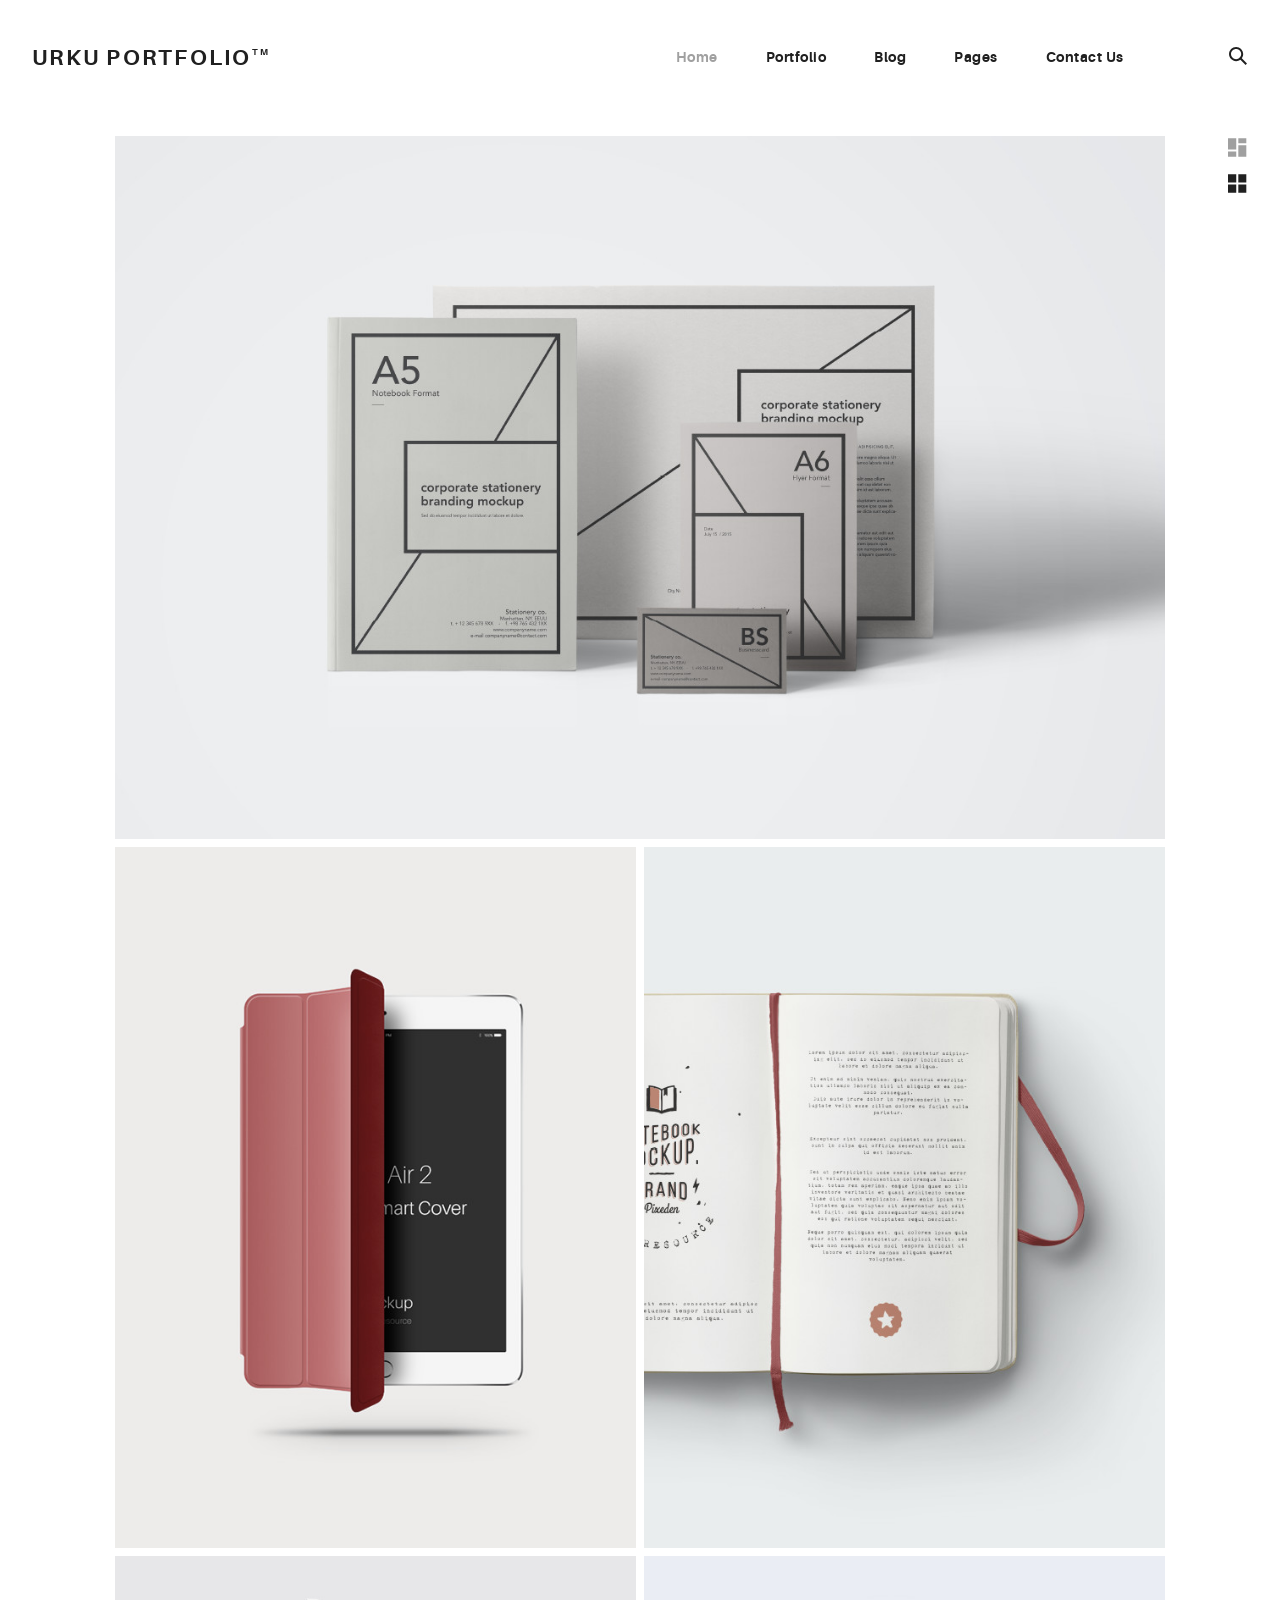
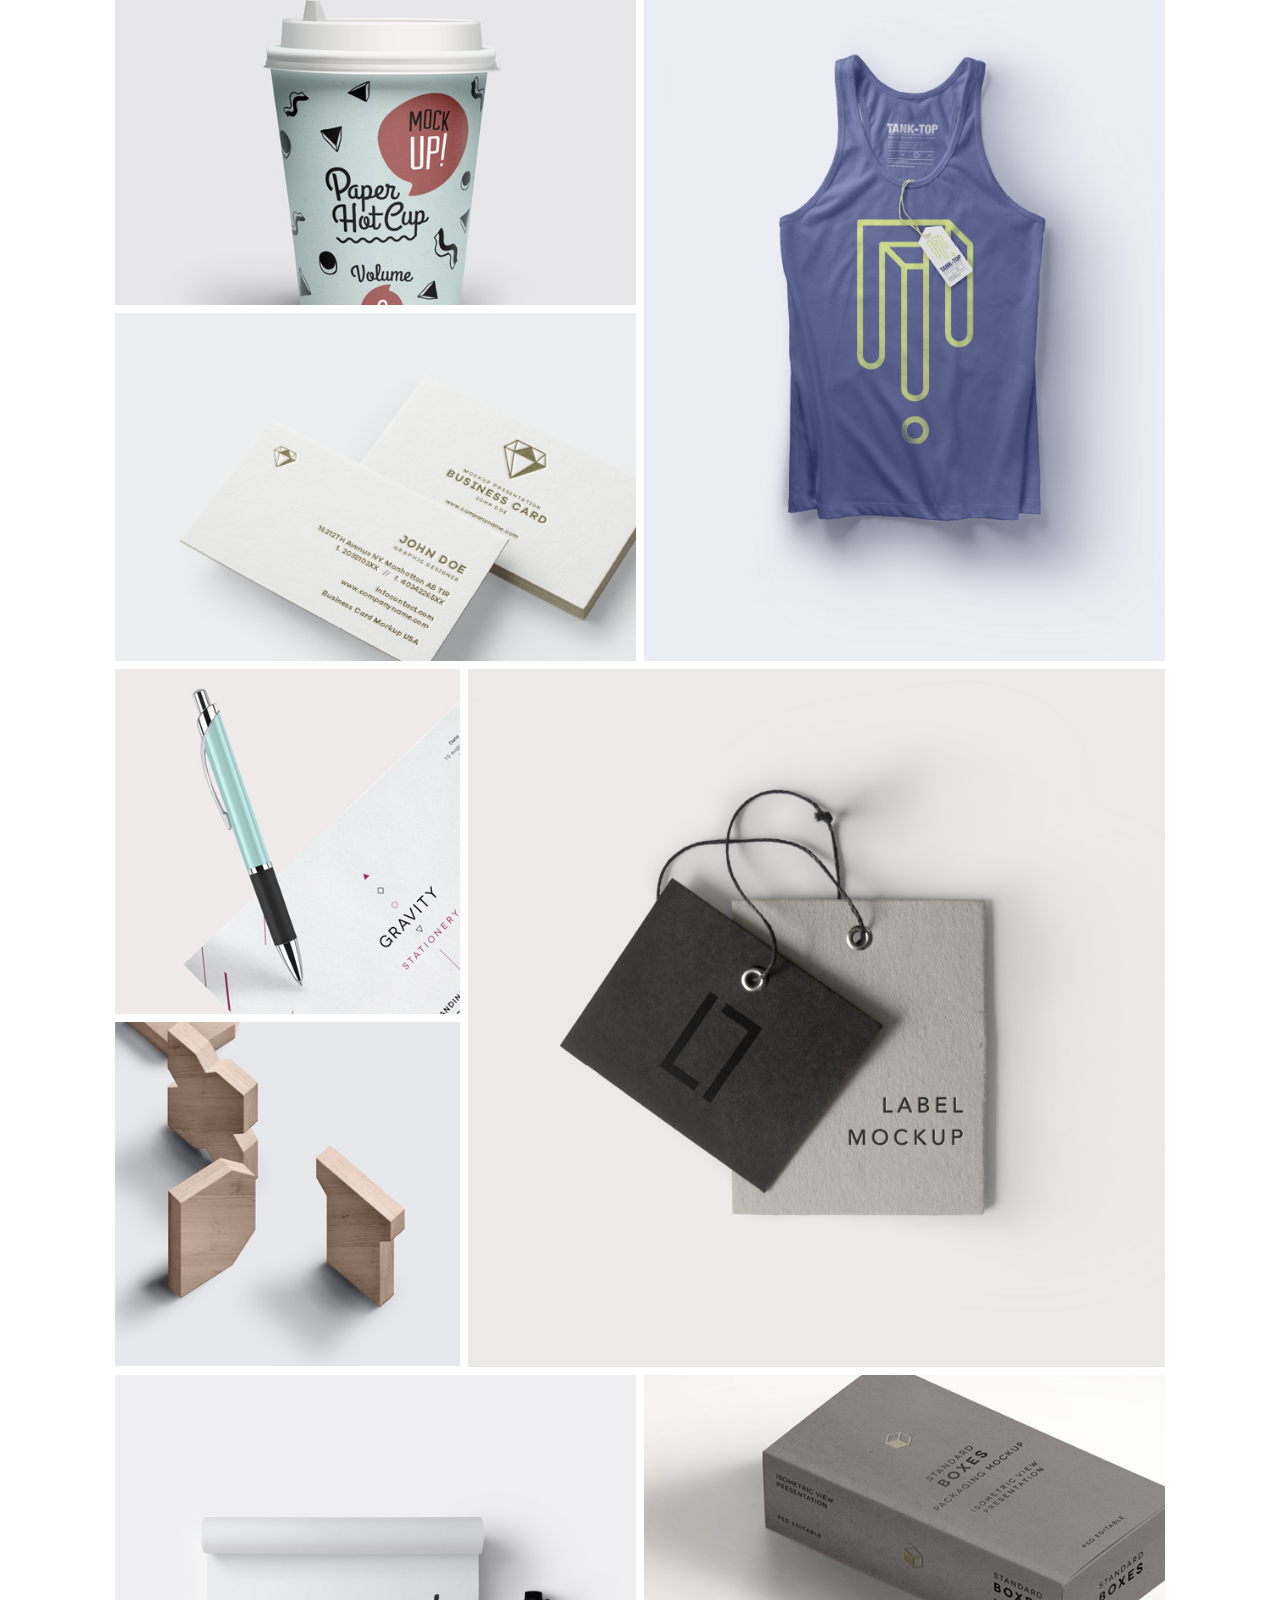
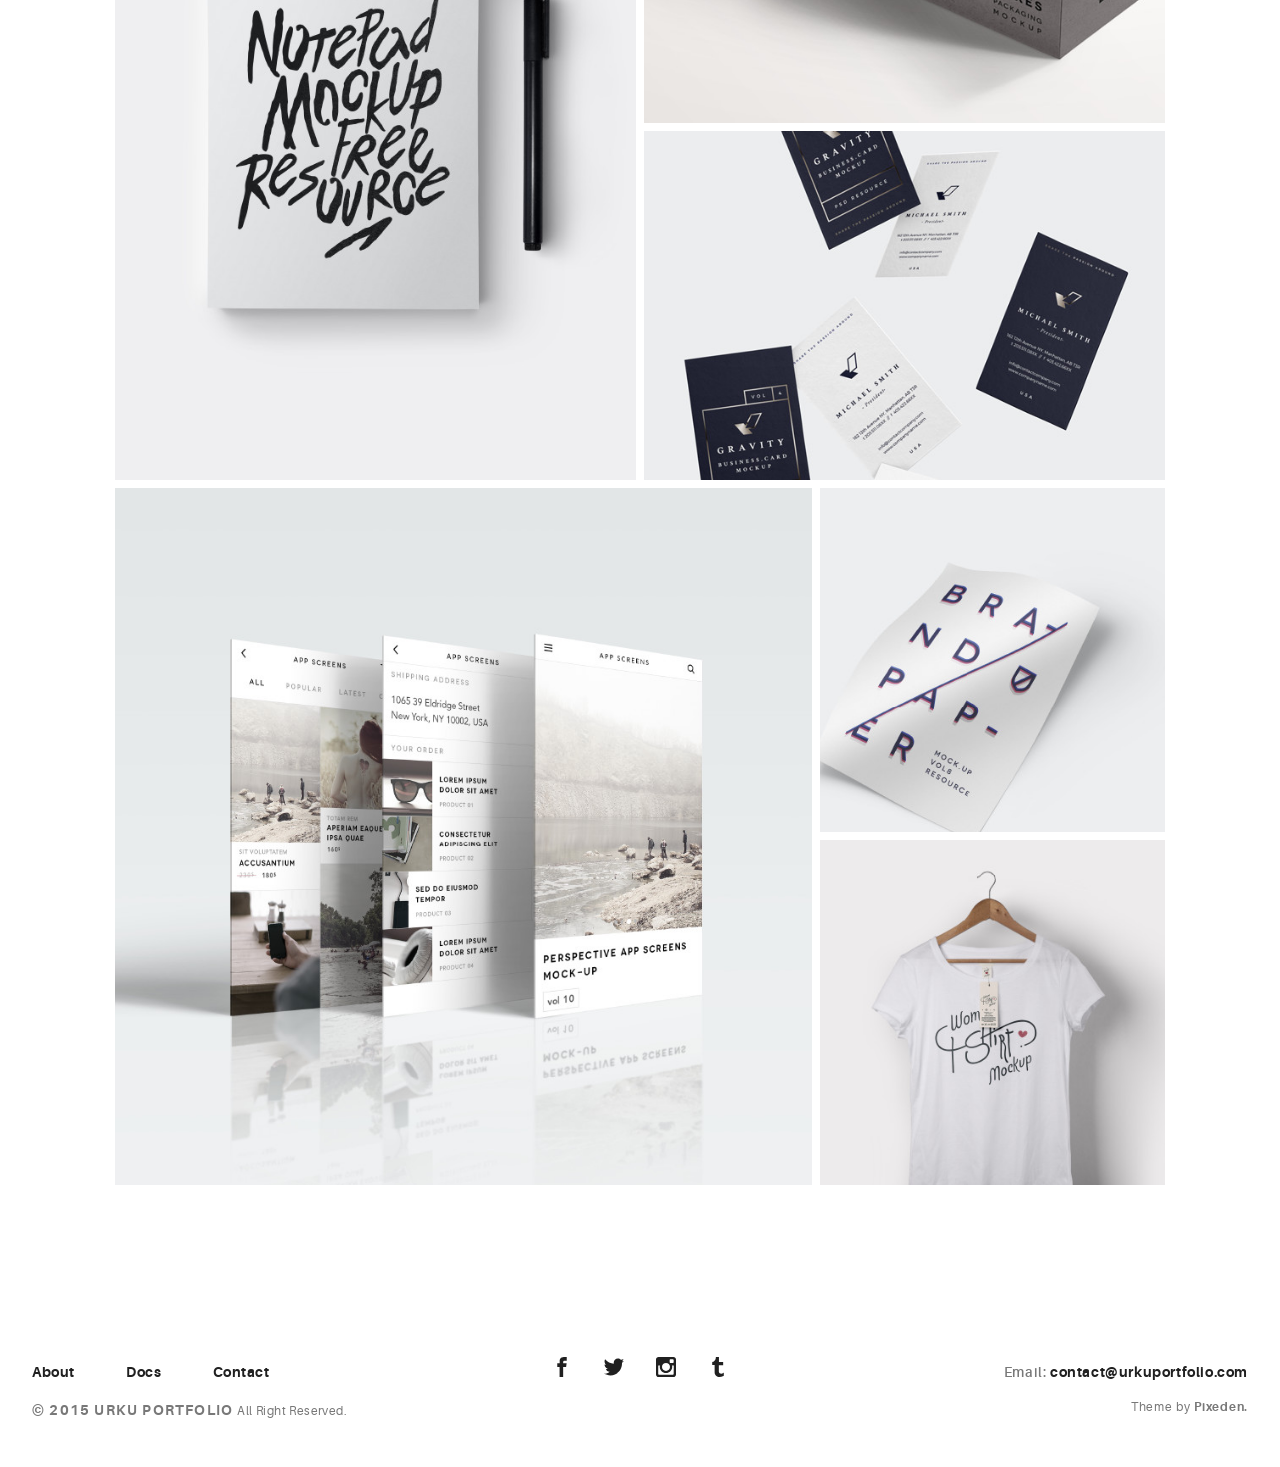
<file: URKU-Portfolio-Template-HTML5-PIXEDEN-v.1.0.5/HTML/index.html>
<!DOCTYPE html>
<html>
  <head>
    <meta name="viewport" content="width=device-width, initial-scale=1.0">
    <meta charset="UTF-8">
    <title>Urku Portfolio :: Pixeden</title>
    <link rel="icon" type="image/svg+xml" href="assets/img/urku-ico.svg">
    <link rel="stylesheet" href="assets/css/aurora-pack.min.css">
    <link rel="stylesheet" href="assets/css/aurora-theme-base.min.css">
    <link rel="stylesheet" href="assets/css/urku.css">
  </head>
  <body class="top-fixed">
    <header class="ae-container-fluid ae-container-fluid--full rk-header ">
      <input type="checkbox" id="mobile-menu" class="rk-mobile-menu">
      <label for="mobile-menu">
        <svg>
          <use xlink:href="assets/img/symbols.svg#bar"></use>
        </svg>
        <svg>
          <use xlink:href="assets/img/symbols.svg#bar"></use>
        </svg>
        <svg>
          <use xlink:href="assets/img/symbols.svg#bar"></use>
        </svg>
      </label>
      <div class="ae-container-fluid rk-topbar">
        <h1 class="rk-logo"><a href="index.html">urku portfolio<sup>tm</sup></a></h1>
        <nav class="rk-navigation">
          <ul class="rk-menu">
            <li class="active rk-menu__item"><a href="index.html" class="rk-menu__link">Home</a>
            </li>
            <li class="rk-menu__item"><a href="portfolio.html" class="rk-menu__link">Portfolio</a>
              <nav class="rk-menu__sub">
                <ul class="rk-container">
                  <li class="rk-menu__item"><a href="portfolio.html" class="rk-menu__link">Flex</a></li>
                  <li class="rk-menu__item"><a href="portfolio-alt.html" class="rk-menu__link">Switch</a></li>
                  <li class="rk-menu__item"><a href="portfolio-raw.html" class="rk-menu__link">Static</a></li>
                  <li class="rk-menu__item"><a href="portfolio-masonry.html" class="rk-menu__link">Masonry</a></li>
                </ul>
              </nav>
            </li>
            <li class="rk-menu__item"><a href="blog.html" class="rk-menu__link">Blog</a>
            </li>
            <li class="rk-menu__item"><a href="#0" class="rk-menu__link">Pages</a>
              <nav class="rk-menu__sub">
                <ul class="rk-container">
                  <li class="rk-menu__item"><a href="about.html" class="rk-menu__link">About</a></li>
                  <li class="rk-menu__item"><a href="documentation.html" class="rk-menu__link">Documentation</a></li>
                  <li class="rk-menu__item"><a href="design-styles.html" class="rk-menu__link">Design Styles</a></li>
                </ul>
              </nav>
            </li>
            <li class="rk-menu__item"><a href="contact.html" class="rk-menu__link">Contact Us</a>
            </li>
          </ul>
          <form class="rk-search">
            <input type="text" placeholder="Search" id="urku-search" class="rk-search-field">
            <label for="urku-search">
              <svg>
                <use xlink:href="assets/img/symbols.svg#icon-search"></use>
              </svg>
            </label>
          </form>
        </nav>
      </div>
    </header>
    <section class="ae-container-fluid rk-main">
      <input type="radio" name="layout-ctrl" checked id="layout-base" class="layout-ctrl-input">
      <div class="ae-container-fluid rk-layout-ctrl-cont">
        <label for="layout-base" class="rk-layout-ctrl">
          <svg>
            <use xlink:href="assets/img/symbols.svg#icon-view-default"></use>
          </svg>
        </label>
      </div>
      <input type="radio" name="layout-ctrl" id="layout-grid" class="layout-ctrl-input">
      <div class="ae-container-fluid rk-layout-ctrl-cont">
        <label for="layout-grid" class="rk-layout-ctrl">
          <svg>
            <use xlink:href="assets/img/symbols.svg#icon-view-alt"></use>
          </svg>
        </label>
      </div>
      <div class="rk-layout-ctrl-mobile">
        <svg viewBox="0 0 9 9" class="layout-mob-1">
          <rect width="100%" height="100%" fill="currentColor"></rect>
        </svg>
        <svg viewBox="0 0 9 9" class="layout-mob-2">
          <rect width="100%" height="100%" fill="currentColor"></rect>
        </svg>
        <svg viewBox="0 0 9 9" class="layout-mob-3">
          <rect width="100%" height="100%" fill="currentColor"></rect>
        </svg>
        <svg viewBox="0 0 9 9" class="layout-mob-4">
          <rect width="100%" height="100%" fill="currentColor"></rect>
        </svg>
      </div>
      <section class="ae-container-fluid ae-container-fluid--inner loading rk-portfolio ">
        <div class="rk-portfolio__items"><a href="portfolio-item.html" class="rk-item rk-item--flex item-1 rk-size-12 rk-tosize-6 rk-landscape ">
            <div class="item-meta">
              <h2>Essential Stationery</h2>
              <p>Branding</p>
            </div></a><a href="portfolio-item.html" class="rk-item rk-item--flex item-2 rk-size-6  rk-portrait ">
            <div class="item-meta">
              <h2>Pickled Tousled</h2>
              <p>Art Direction</p>
            </div></a><a href="portfolio-item.html" class="rk-item rk-item--flex item-3 rk-size-6 rk-tosize-4 rk-portrait rk-tosquare">
            <div class="item-meta">
              <h2>Waistcoat vegan</h2>
              <p>Graphic Design</p>
            </div></a>
          <div class="rk-items-cont rk-size-6 rk-tosize-8"><a href="portfolio-item.html" class="rk-item rk-item--flex item-4 rk-size-12 rk-tosize-6 rk-landscape ">
              <div class="item-meta">
                <h2>Tumblr hammock</h2>
                <p>Packaging</p>
              </div></a><a href="portfolio-item.html" class="rk-item rk-item--flex item-5 rk-size-12 rk-tosize-6 rk-landscape ">
              <div class="item-meta">
                <h2>Biodiesel etsy</h2>
                <p>Branding</p>
              </div></a>
          </div><a href="portfolio-item.html" class="rk-item rk-item--flex item-6 rk-size-6 rk-tosize-4 rk-portrait rk-tosquare">
            <div class="item-meta">
              <h2>Gentrify artisan</h2>
              <p>Graphic Design</p>
            </div></a>
          <div class="rk-items-cont rk-size-4 rk-tosize-8"><a href="portfolio-item.html" class="rk-item rk-item--flex item-7 rk-size-12 rk-tosize-6 rk-square ">
              <div class="item-meta">
                <h2>Plaid austin</h2>
                <p>Graphic Design</p>
              </div></a><a href="portfolio-item.html" class="rk-item rk-item--flex item-8 rk-size-12 rk-tosize-6 rk-square ">
              <div class="item-meta">
                <h2>Trust fund</h2>
                <p>Packaging</p>
              </div></a>
          </div><a href="portfolio-item.html" class="rk-item rk-item--flex item-9 rk-size-8 rk-tosize-3 rk-square ">
            <div class="item-meta">
              <h2>Gentrify pork</h2>
              <p>Branding</p>
            </div></a><a href="portfolio-item.html" class="rk-item rk-item--flex item-10 rk-size-6 rk-tosize-3 rk-portrait rk-tosquare">
            <div class="item-meta  rk-tosmallfont">
              <h2>Waistcoat ugh</h2>
              <p>UI/UX</p>
            </div></a>
          <div class="rk-items-cont rk-size-6 rk-tosize-6"><a href="portfolio-item.html" class="rk-item rk-item--flex item-11 rk-size-12 rk-tosize-6 rk-landscape rk-tosquare">
              <div class="item-meta">
                <h2>Deep v kogi</h2>
                <p>Graphic Design</p>
              </div></a><a href="portfolio-item.html" class="rk-item rk-item--flex item-12 rk-size-12 rk-tosize-6 rk-landscape rk-tosquare">
              <div class="item-meta">
                <h2>Venmo trust</h2>
                <p>Packaging</p>
              </div></a>
          </div><a href="portfolio-item.html" class="rk-item rk-item--flex item-13 rk-size-8 rk-tosize-3 rk-square ">
            <div class="item-meta">
              <h2>Venmo trust</h2>
              <p>Ui/UX</p>
            </div></a>
          <div class="rk-items-cont rk-size-4 rk-tosize-6"><a href="portfolio-item.html" class="rk-item rk-item--flex item-14 rk-size-12 rk-tosize-6 rk-square ">
              <div class="item-meta">
                <h2>Gentrify semiotic</h2>
                <p>Art Direction</p>
              </div></a><a href="portfolio-item.html" class="rk-item rk-item--flex item-15 rk-size-12 rk-tosize-6 rk-square ">
              <div class="item-meta">
                <h2>Migas artisan</h2>
                <p>Photography</p>
              </div></a>
          </div>
        </div>
      </section>
    </section>
    <footer class="ae-container-fluid rk-footer ">
      <div class="ae-grid ae-grid--collapse">
        <div class="ae-grid__item item-lg-4 au-xs-ta-center au-lg-ta-left">
          <ul class="rk-menu rk-footer-menu">
            <li class="rk-menu__item"><a href="about.html" class="rk-menu__link">About</a>
            </li>
            <li class="rk-menu__item"><a href="documentation.html" class="rk-menu__link">Docs</a>
            </li>
            <li class="rk-menu__item"><a href="contact.html" class="rk-menu__link">Contact</a>
            </li>
          </ul>
          <p class="rk-footer__text rk-footer__copy "> <span class="ae-u-bold">© </span><span class="ae-u-bolder">2015 URKU PORTFOLIO </span>All Right Reserved.</p>
        </div>
        <div class="ae-grid__item item-lg-4 au-xs-ta-center"><a href="#0" class="rk-social-btn ">
            <svg>
              <use xlink:href="assets/img/symbols.svg#icon-facebook"></use>
            </svg></a><a href="#0" class="rk-social-btn ">
            <svg>
              <use xlink:href="assets/img/symbols.svg#icon-twitter"></use>
            </svg></a><a href="#0" class="rk-social-btn ">
            <svg>
              <use xlink:href="assets/img/symbols.svg#icon-pinterest"></use>
            </svg></a><a href="#0" class="rk-social-btn ">
            <svg>
              <use xlink:href="assets/img/symbols.svg#icon-tumblr"></use>
            </svg></a></div>
        <div class="ae-grid__item item-lg-4 au-xs-ta-center au-lg-ta-right">
          <p class="rk-footer__text rk-footer__contact "> <span class="ae-u-bold">Email: </span><span class="ae-u-bolder"> <a href="#0" class="rk-dark-color ">contact@urkuportfolio.com </a></span></p>
          <p class="rk-footer__text rk-footer__by">Theme by <a href="http://pixeden.com" class="ae-u-bolder">Pixeden.</a></p>
        </div>
      </div>
    </footer>
    <script src="assets/js/svg4everybody.min.js"></script>
    <script>svg4everybody();</script>
  </body>
</html>
</file>
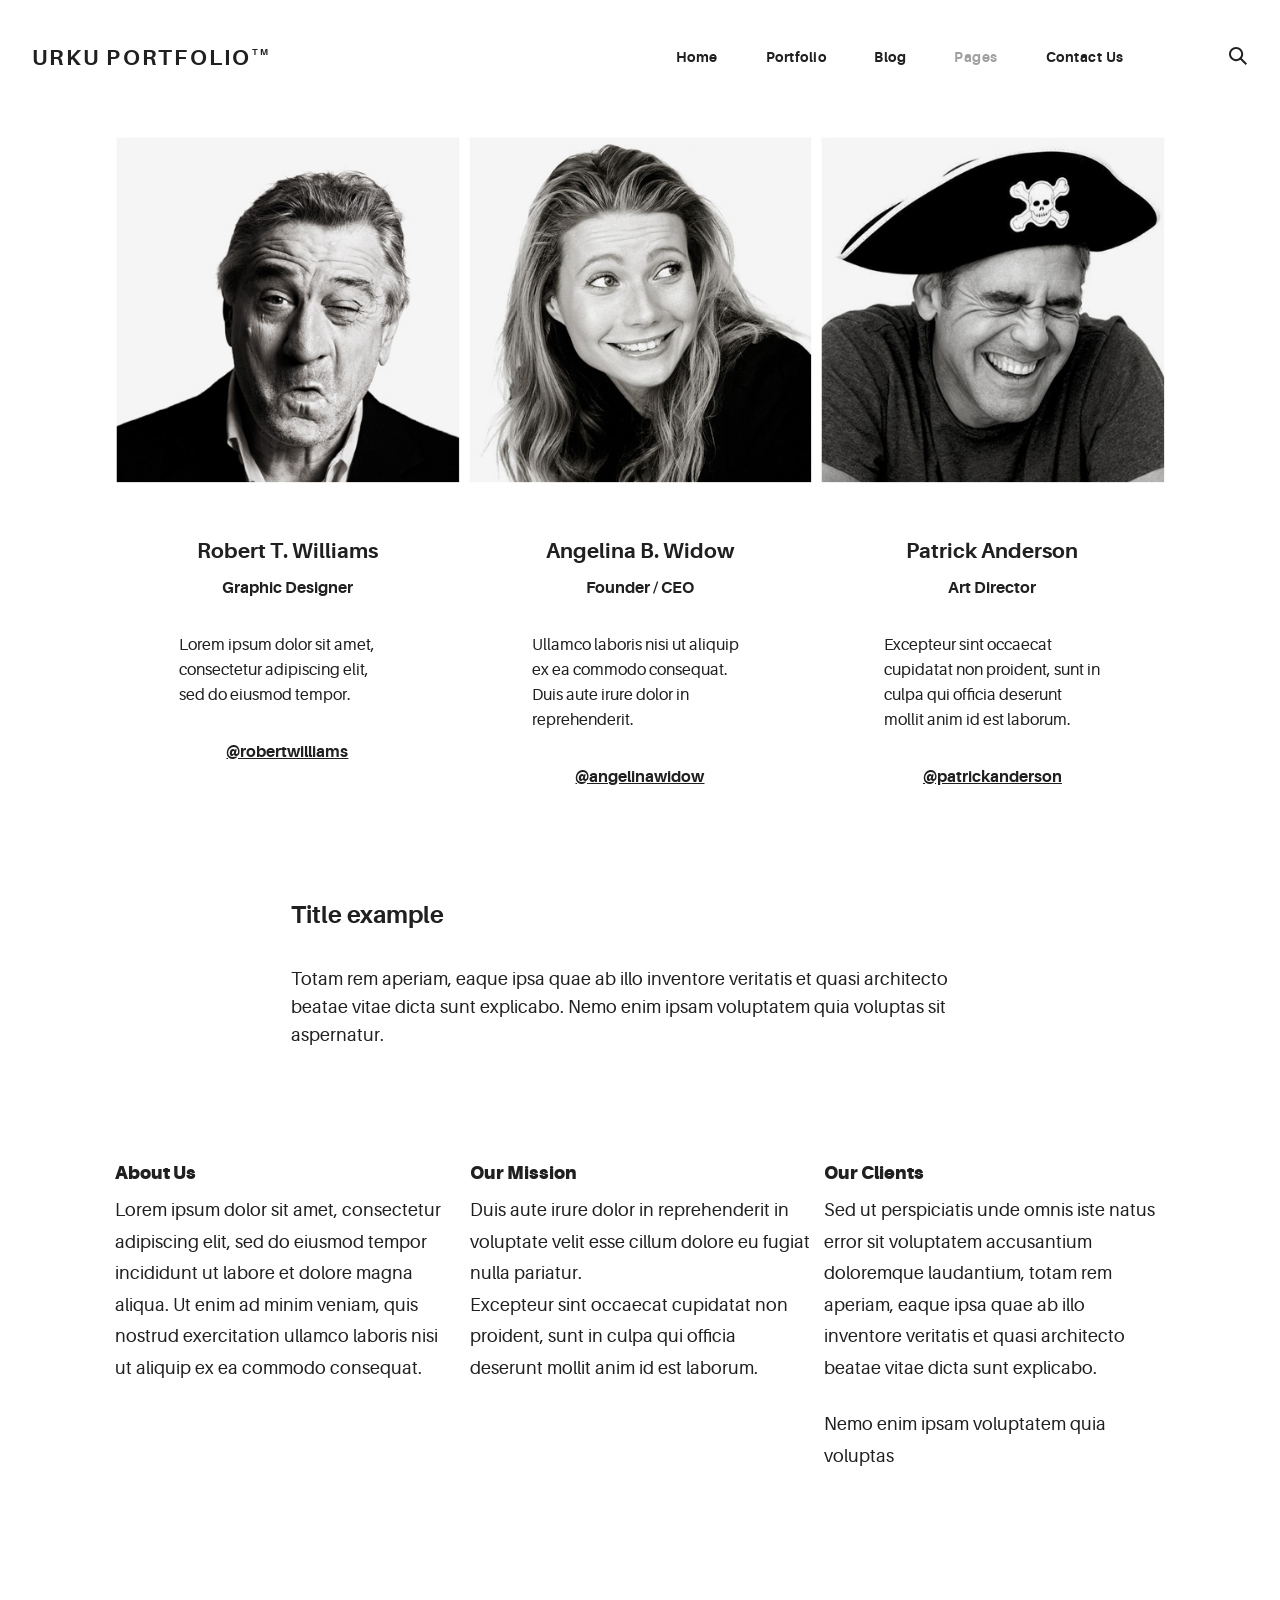
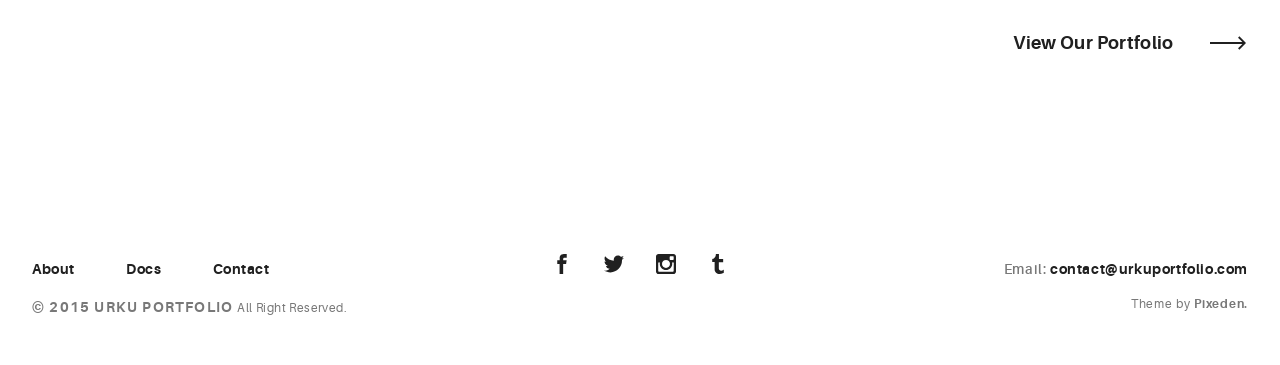
<file: URKU-Portfolio-Template-HTML5-PIXEDEN-v.1.0.5/HTML/about.html>
<!DOCTYPE html>
<html>
  <head>
    <meta name="viewport" content="width=device-width, initial-scale=1.0">
    <meta charset="UTF-8">
    <title>Urku Portfolio :: Pixeden</title>
    <link rel="icon" type="image/svg+xml" href="assets/img/urku-ico.svg">
    <link rel="stylesheet" href="assets/css/aurora-pack.min.css">
    <link rel="stylesheet" href="assets/css/aurora-theme-base.min.css">
    <link rel="stylesheet" href="assets/css/urku.css">
  </head>
  <body class="top-fixed">
    <header class="ae-container-fluid ae-container-fluid--full rk-header ">
      <input type="checkbox" id="mobile-menu" class="rk-mobile-menu">
      <label for="mobile-menu">
        <svg>
          <use xlink:href="assets/img/symbols.svg#bar"></use>
        </svg>
        <svg>
          <use xlink:href="assets/img/symbols.svg#bar"></use>
        </svg>
        <svg>
          <use xlink:href="assets/img/symbols.svg#bar"></use>
        </svg>
      </label>
      <div class="ae-container-fluid rk-topbar">
        <h1 class="rk-logo"><a href="index.html">urku portfolio<sup>tm</sup></a></h1>
        <nav class="rk-navigation">
          <ul class="rk-menu">
            <li class="rk-menu__item"><a href="index.html" class="rk-menu__link">Home</a>
            </li>
            <li class="rk-menu__item"><a href="portfolio.html" class="rk-menu__link">Portfolio</a>
              <nav class="rk-menu__sub">
                <ul class="rk-container">
                  <li class="rk-menu__item"><a href="portfolio.html" class="rk-menu__link">Flex</a></li>
                  <li class="rk-menu__item"><a href="portfolio-alt.html" class="rk-menu__link">Switch</a></li>
                  <li class="rk-menu__item"><a href="portfolio-raw.html" class="rk-menu__link">Static</a></li>
                  <li class="rk-menu__item"><a href="portfolio-masonry.html" class="rk-menu__link">Masonry</a></li>
                </ul>
              </nav>
            </li>
            <li class="rk-menu__item"><a href="blog.html" class="rk-menu__link">Blog</a>
            </li>
            <li class="active rk-menu__item"><a href="#0" class="rk-menu__link">Pages</a>
              <nav class="rk-menu__sub">
                <ul class="rk-container">
                  <li class="rk-menu__item"><a href="about.html" class="rk-menu__link">About</a></li>
                  <li class="rk-menu__item"><a href="documentation.html" class="rk-menu__link">Documentation</a></li>
                  <li class="rk-menu__item"><a href="design-styles.html" class="rk-menu__link">Design Styles</a></li>
                </ul>
              </nav>
            </li>
            <li class="rk-menu__item"><a href="contact.html" class="rk-menu__link">Contact Us</a>
            </li>
          </ul>
          <form class="rk-search">
            <input type="text" placeholder="Search" id="urku-search" class="rk-search-field">
            <label for="urku-search">
              <svg>
                <use xlink:href="assets/img/symbols.svg#icon-search"></use>
              </svg>
            </label>
          </form>
        </nav>
      </div>
    </header>
    <div class="ae-container-fluid ae-container-fluid--inner rk-main">
      <div class="ae-grid au-xs-ta-center au-mb-4">
        <div class="ae-grid__item item-lg-4 ae-kappa au-mb-3"><img src="assets/img/team-1.jpg" alt="" class="au-mb-3">
          <h5 class="ae-u-bolder au-mt-2">Robert T. Williams</h5>
          <p class="ae-u-bolder au-mb-3">Graphic Designer</p>
          <p class="au-lg-ta-left au-mb-3 au-pl-4 au-pr-4">Lorem ipsum dolor sit amet, consectetur adipiscing elit, sed do eiusmod tempor.</p><a href="#0" class="ae-u-bolder au-underline">@robertwilliams</a>
        </div>
        <div class="ae-grid__item item-lg-4 ae-kappa au-mb-3"><img src="assets/img/team-2.jpg" alt="" class="au-mb-3">
          <h5 class="ae-u-bolder au-mt-2">Angelina B. Widow</h5>
          <p class="ae-u-bolder au-mb-3">Founder / CEO</p>
          <p class="au-lg-ta-left au-mb-3 au-pl-4 au-pr-4">Ullamco laboris nisi ut aliquip ex ea commodo consequat. Duis aute irure dolor in reprehenderit.</p><a href="#0" class="ae-u-bolder au-underline">@angelinawidow</a>
        </div>
        <div class="ae-grid__item item-lg-4 ae-kappa au-mb-3"><img src="assets/img/team-3.jpg" alt="" class="au-mb-3">
          <h5 class="ae-u-bolder au-mt-2">Patrick Anderson</h5>
          <p class="ae-u-bolder au-mb-3">Art Director</p>
          <p class="au-lg-ta-left au-mb-3 au-pl-4 au-pr-4">Excepteur sint occaecat cupidatat non proident, sunt in culpa qui officia deserunt mollit anim id est laborum.</p><a href="#0" class="ae-u-bolder au-underline">@patrickanderson</a>
        </div>
      </div>
      <div class="ae-grid au-pt-2">
        <div class="ae-grid__item item-lg-8 item-lg--offset-2">
          <h4 class="ae-u-bolder">Title example</h4>
          <p>Totam rem aperiam, eaque ipsa quae ab illo inventore veritatis et quasi architecto beatae vitae dicta sunt explicabo. Nemo enim ipsam voluptatem quia voluptas sit aspernatur.</p>
        </div>
      </div>
      <div class="ae-grid ae-grid--alt au-xs-ptp-1">
        <div class="ae-grid__item--alt item-lg-4">
          <h6 class="ae-u-boldest">About Us</h6>
          <p class="au-lh-3">Lorem ipsum dolor sit amet, consectetur adipiscing elit, sed do eiusmod tempor incididunt ut labore et dolore magna aliqua. Ut enim ad minim veniam, quis nostrud exercitation ullamco laboris nisi ut aliquip ex ea commodo consequat. </p>
        </div>
        <div class="ae-grid__item--alt item-lg-4">
          <h6 class="ae-u-boldest">Our Mission</h6>
          <p class="au-lh-3">Duis aute irure dolor in reprehenderit in voluptate velit esse cillum dolore eu fugiat nulla pariatur. <br>Excepteur sint occaecat cupidatat non proident, sunt in culpa qui officia deserunt mollit anim id est laborum.</p>
        </div>
        <div class="ae-grid__item--alt item-lg-4">
          <h6 class="ae-u-boldest">Our Clients</h6>
          <p class="au-lh-3">Sed ut perspiciatis unde omnis iste natus error sit voluptatem accusantium doloremque laudantium, totam rem aperiam, eaque ipsa quae ab illo inventore veritatis et quasi architecto beatae vitae dicta sunt explicabo. </p>
          <p class="au-lh-3">Nemo enim ipsam voluptatem quia voluptas</p>
        </div>
      </div>
      <p class="au-flex au-pt-4 group-buttons"><a href="portfolio.html" class="au-mt-4 arrow-button arrow-button--right arrow-button--out">View Our Portfolio<span class="arrow-cont">
            <svg>
              <use xlink:href="assets/img/symbols.svg#arrow"></use>
            </svg></span></a></p>
    </div>
    <footer class="ae-container-fluid rk-footer ">
      <div class="ae-grid ae-grid--collapse">
        <div class="ae-grid__item item-lg-4 au-xs-ta-center au-lg-ta-left">
          <ul class="rk-menu rk-footer-menu">
            <li class="rk-menu__item"><a href="about.html" class="rk-menu__link">About</a>
            </li>
            <li class="rk-menu__item"><a href="documentation.html" class="rk-menu__link">Docs</a>
            </li>
            <li class="rk-menu__item"><a href="contact.html" class="rk-menu__link">Contact</a>
            </li>
          </ul>
          <p class="rk-footer__text rk-footer__copy "> <span class="ae-u-bold">© </span><span class="ae-u-bolder">2015 URKU PORTFOLIO </span>All Right Reserved.</p>
        </div>
        <div class="ae-grid__item item-lg-4 au-xs-ta-center"><a href="#0" class="rk-social-btn ">
            <svg>
              <use xlink:href="assets/img/symbols.svg#icon-facebook"></use>
            </svg></a><a href="#0" class="rk-social-btn ">
            <svg>
              <use xlink:href="assets/img/symbols.svg#icon-twitter"></use>
            </svg></a><a href="#0" class="rk-social-btn ">
            <svg>
              <use xlink:href="assets/img/symbols.svg#icon-pinterest"></use>
            </svg></a><a href="#0" class="rk-social-btn ">
            <svg>
              <use xlink:href="assets/img/symbols.svg#icon-tumblr"></use>
            </svg></a></div>
        <div class="ae-grid__item item-lg-4 au-xs-ta-center au-lg-ta-right">
          <p class="rk-footer__text rk-footer__contact "> <span class="ae-u-bold">Email: </span><span class="ae-u-bolder"> <a href="#0" class="rk-dark-color ">contact@urkuportfolio.com </a></span></p>
          <p class="rk-footer__text rk-footer__by">Theme by <a href="http://pixeden.com" class="ae-u-bolder">Pixeden.</a></p>
        </div>
      </div>
    </footer>
    <script src="assets/js/svg4everybody.min.js"></script>
    <script>svg4everybody();</script>
  </body>
</html>
</file>
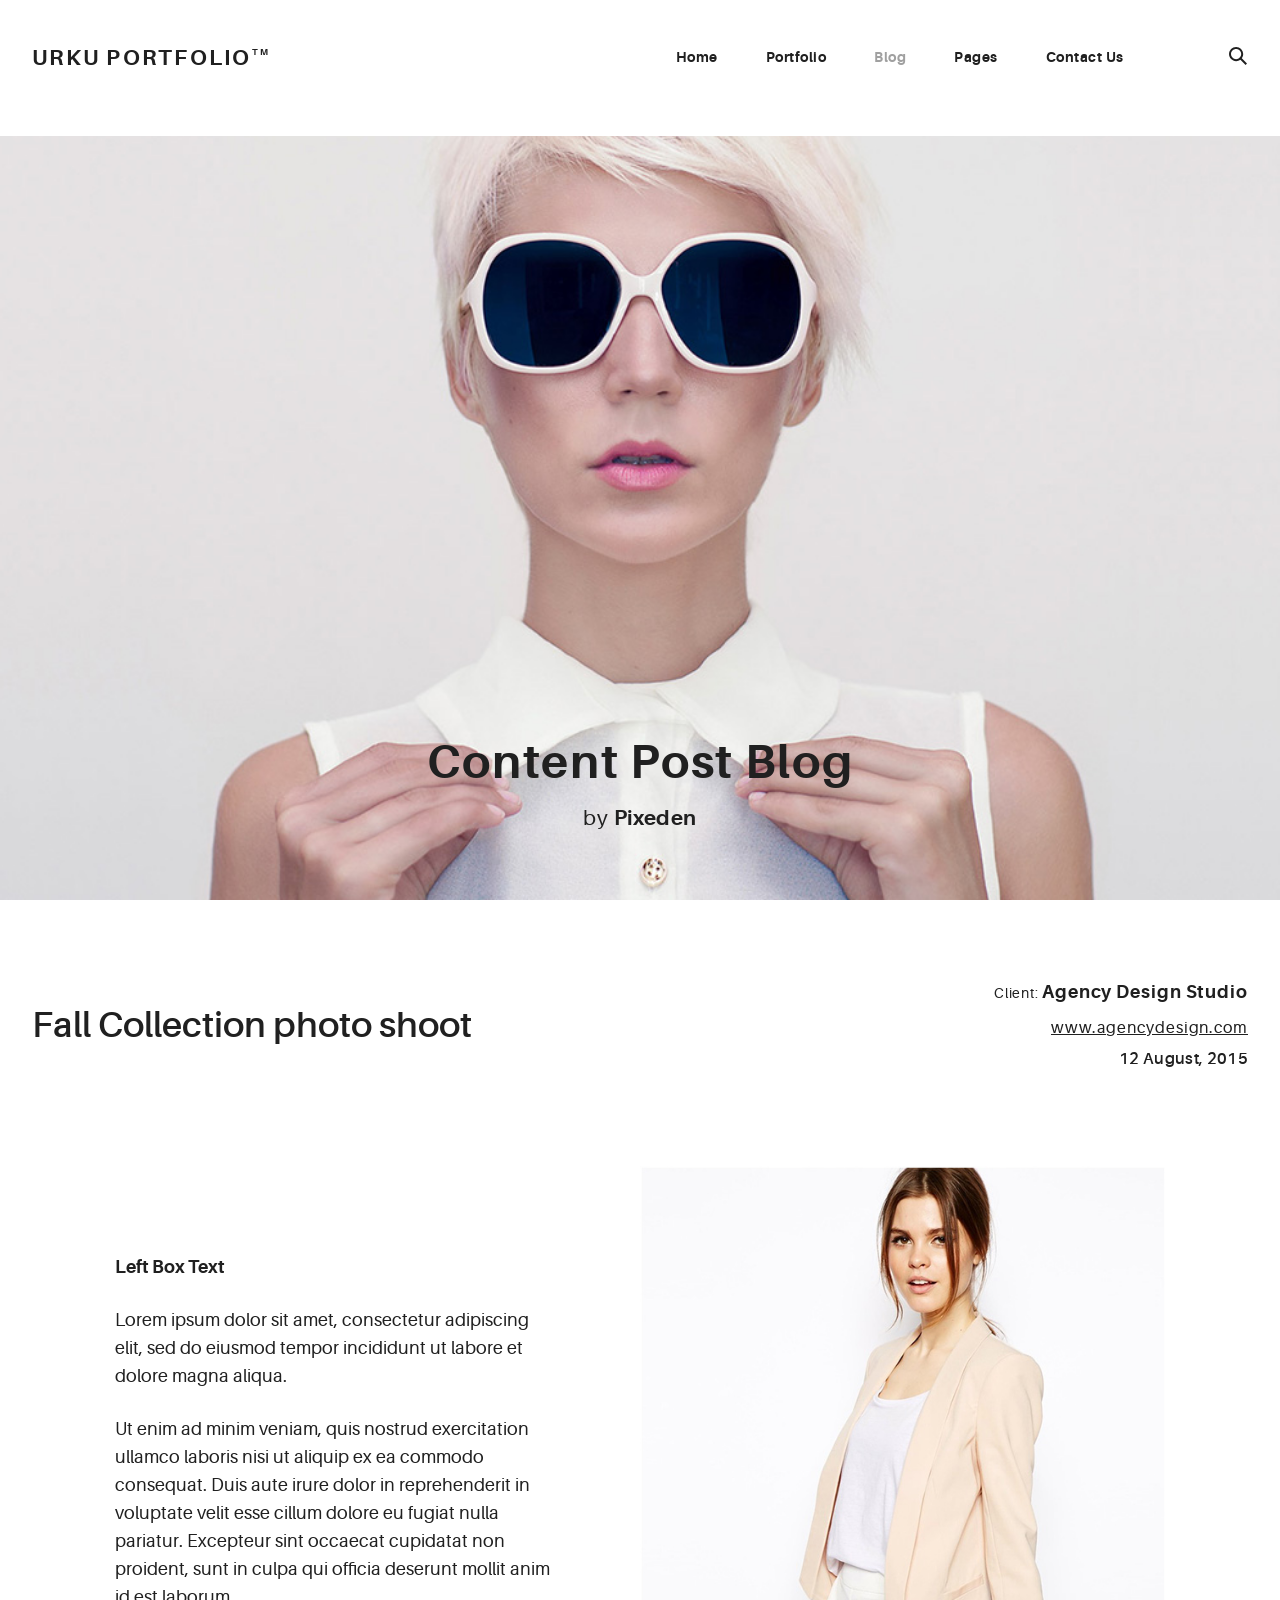
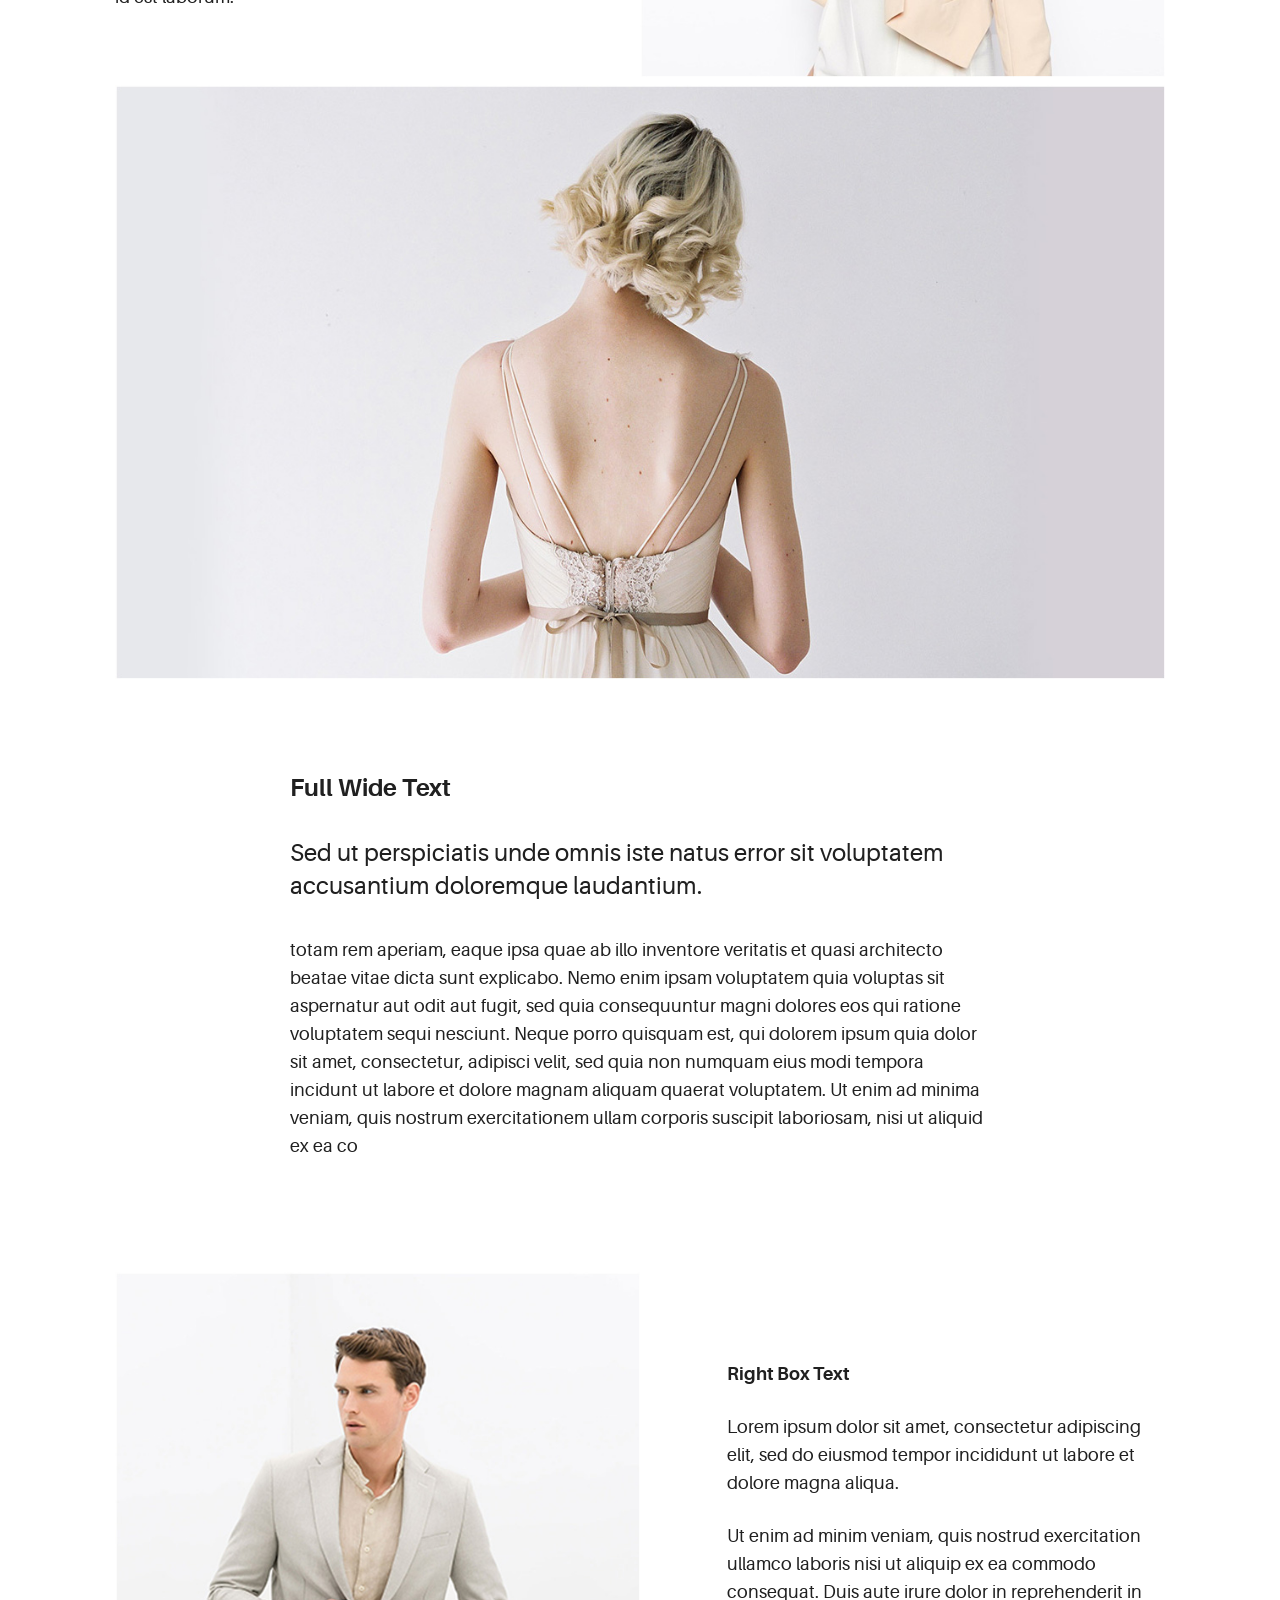
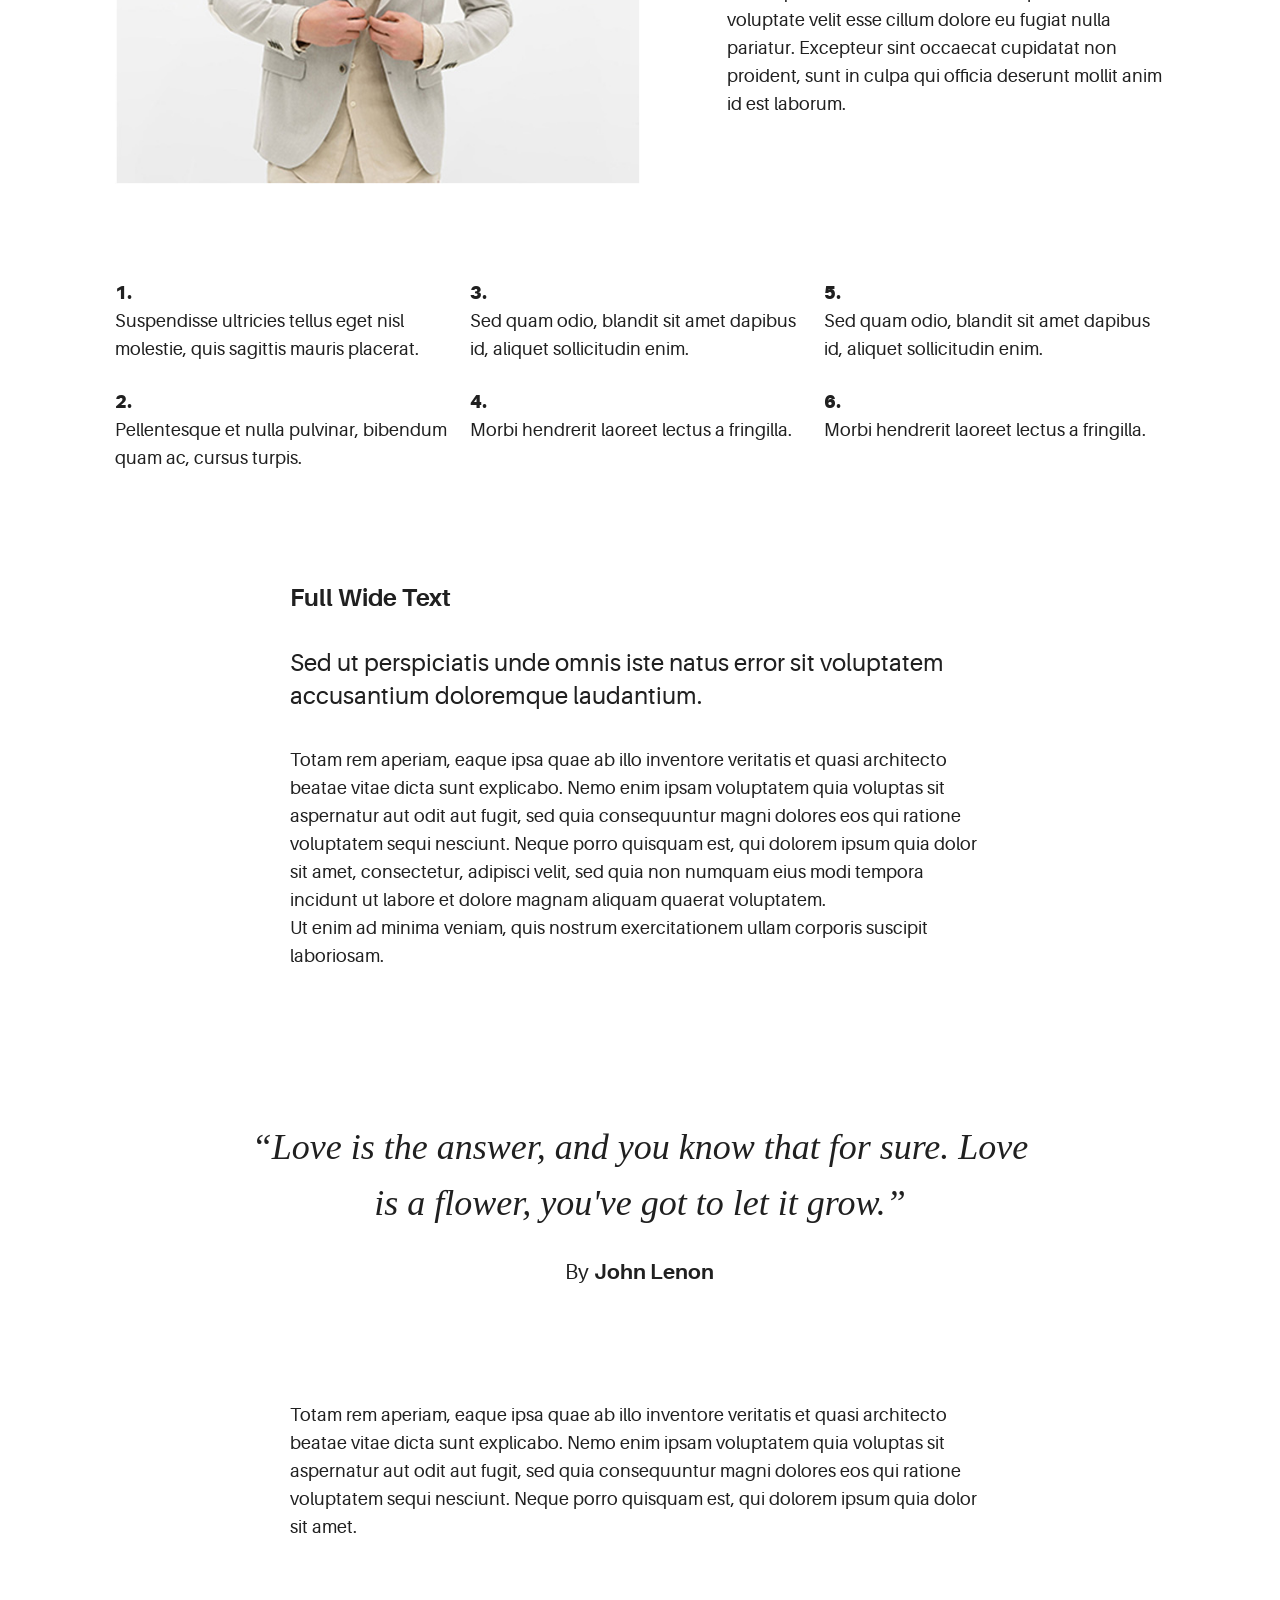
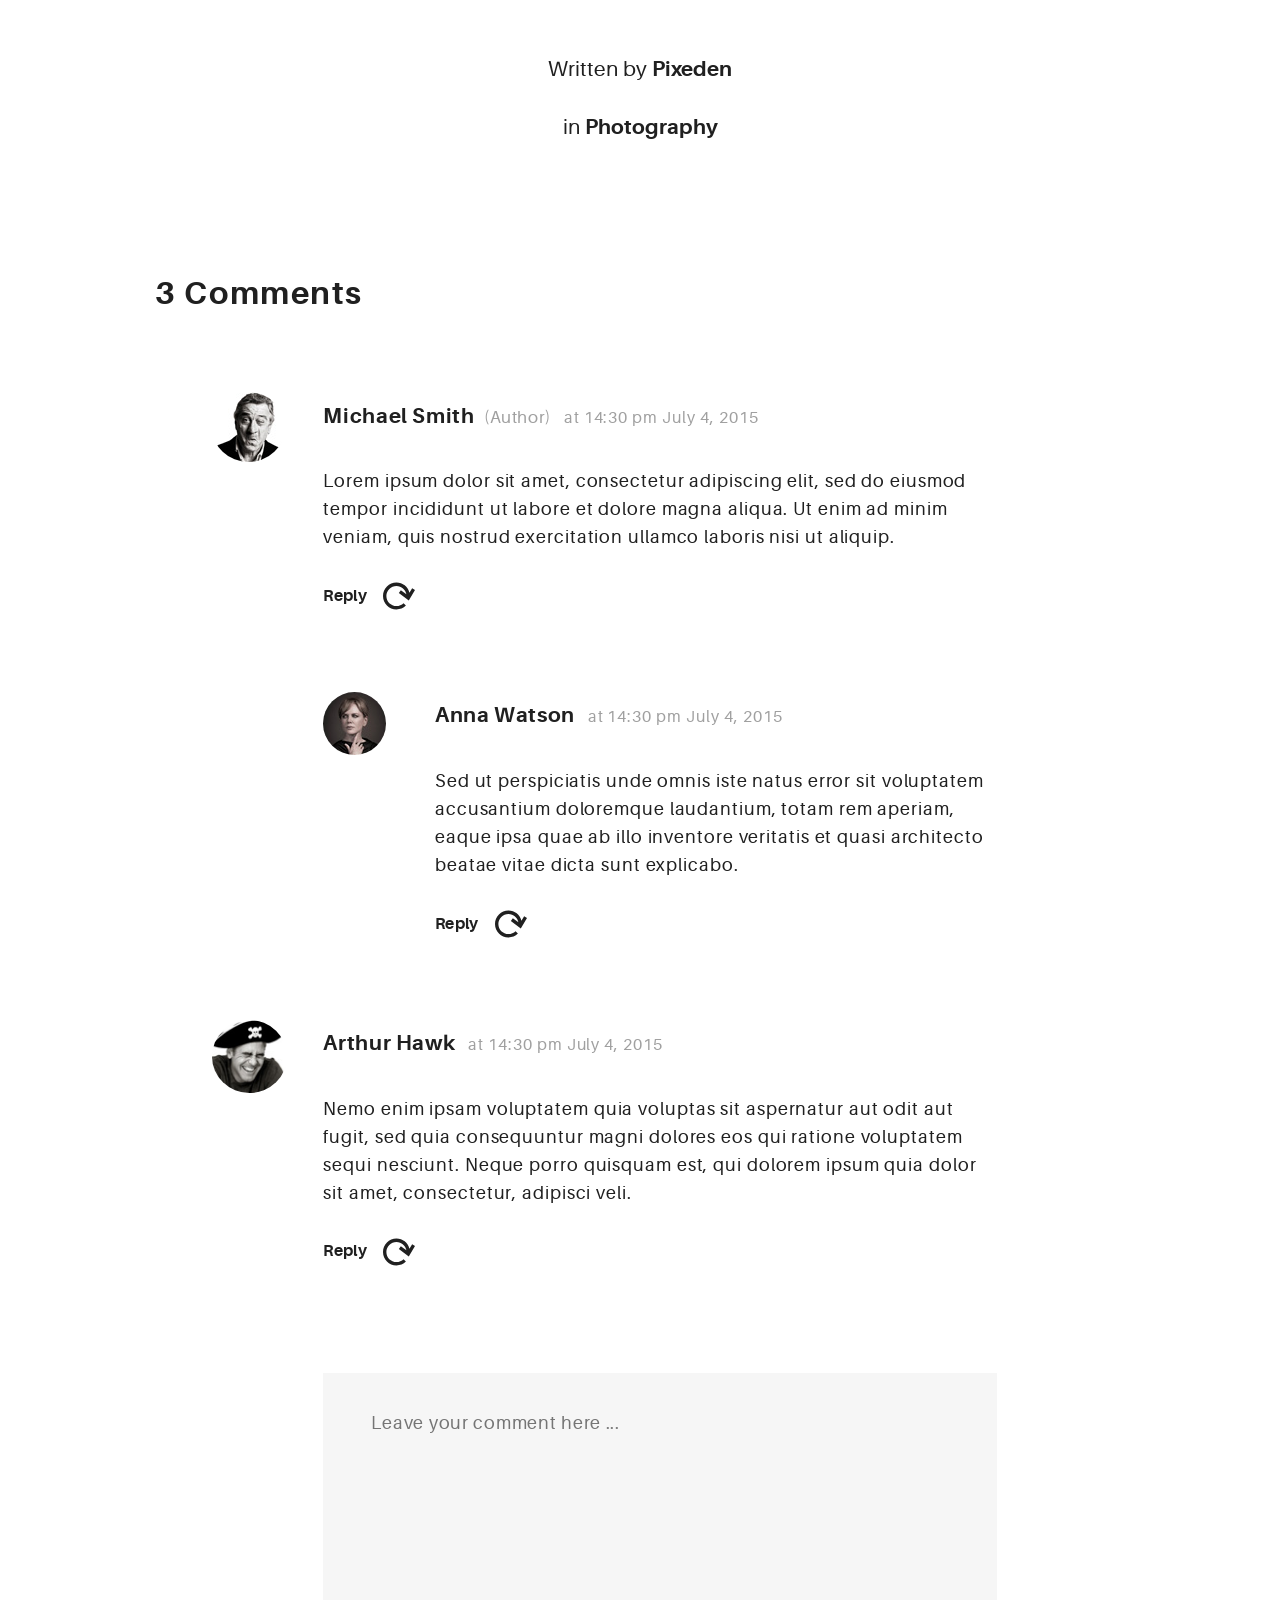
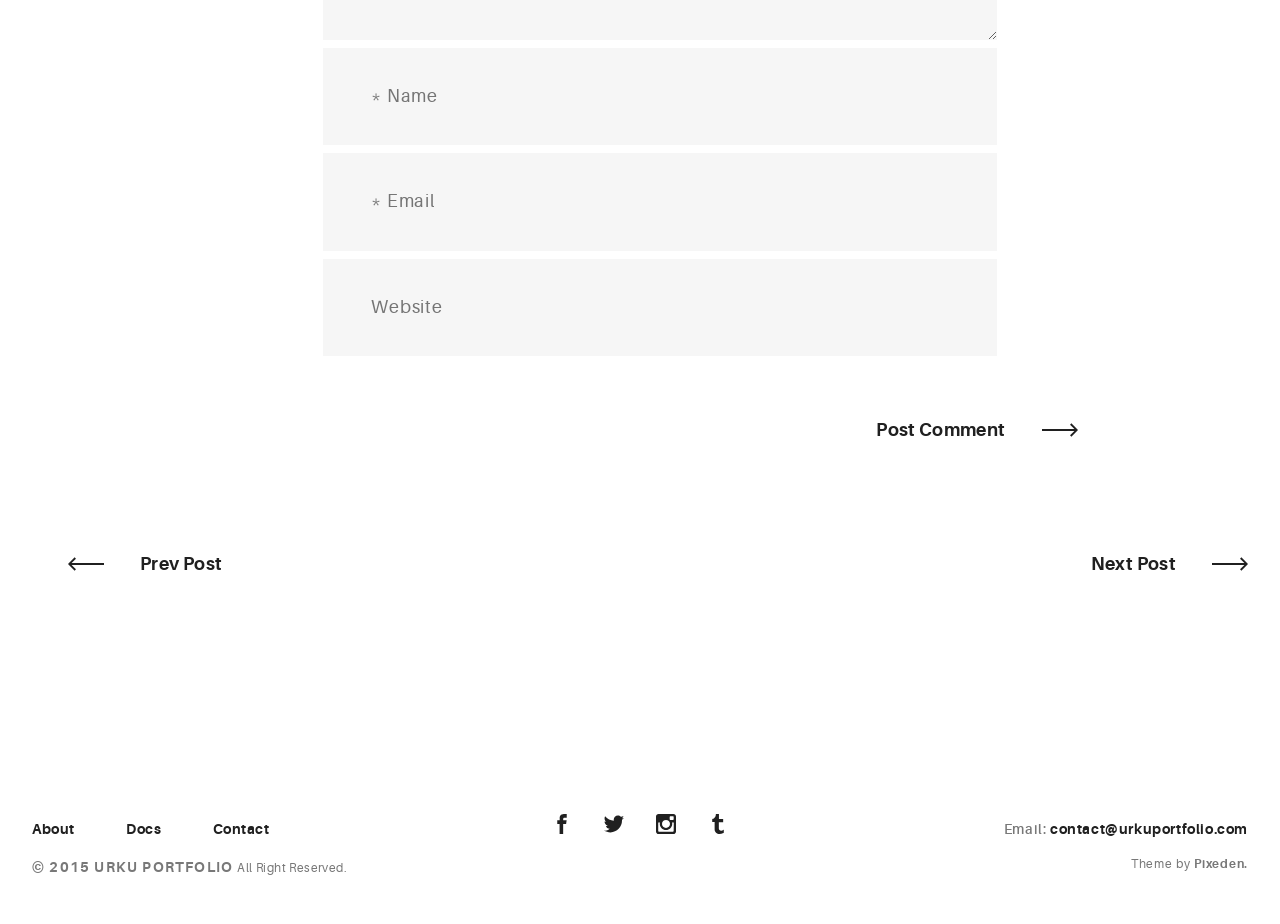
<file: URKU-Portfolio-Template-HTML5-PIXEDEN-v.1.0.5/HTML/blog-post.html>
<!DOCTYPE html>
<html>
  <head>
    <meta name="viewport" content="width=device-width, initial-scale=1.0">
    <meta charset="UTF-8">
    <title>Urku Portfolio :: Pixeden</title>
    <link rel="icon" type="image/svg+xml" href="assets/img/urku-ico.svg">
    <link rel="stylesheet" href="assets/css/aurora-pack.min.css">
    <link rel="stylesheet" href="assets/css/aurora-theme-base.min.css">
    <link rel="stylesheet" href="assets/css/urku.css">
  </head>
  <body class="top-fixed">
    <header class="ae-container-fluid ae-container-fluid--full rk-header ">
      <input type="checkbox" id="mobile-menu" class="rk-mobile-menu">
      <label for="mobile-menu">
        <svg>
          <use xlink:href="assets/img/symbols.svg#bar"></use>
        </svg>
        <svg>
          <use xlink:href="assets/img/symbols.svg#bar"></use>
        </svg>
        <svg>
          <use xlink:href="assets/img/symbols.svg#bar"></use>
        </svg>
      </label>
      <div class="ae-container-fluid rk-topbar">
        <h1 class="rk-logo"><a href="index.html">urku portfolio<sup>tm</sup></a></h1>
        <nav class="rk-navigation">
          <ul class="rk-menu">
            <li class="rk-menu__item"><a href="index.html" class="rk-menu__link">Home</a>
            </li>
            <li class="rk-menu__item"><a href="portfolio.html" class="rk-menu__link">Portfolio</a>
              <nav class="rk-menu__sub">
                <ul class="rk-container">
                  <li class="rk-menu__item"><a href="portfolio.html" class="rk-menu__link">Flex</a></li>
                  <li class="rk-menu__item"><a href="portfolio-alt.html" class="rk-menu__link">Switch</a></li>
                  <li class="rk-menu__item"><a href="portfolio-raw.html" class="rk-menu__link">Static</a></li>
                  <li class="rk-menu__item"><a href="portfolio-masonry.html" class="rk-menu__link">Masonry</a></li>
                </ul>
              </nav>
            </li>
            <li class="active rk-menu__item"><a href="blog.html" class="rk-menu__link">Blog</a>
            </li>
            <li class="rk-menu__item"><a href="#0" class="rk-menu__link">Pages</a>
              <nav class="rk-menu__sub">
                <ul class="rk-container">
                  <li class="rk-menu__item"><a href="about.html" class="rk-menu__link">About</a></li>
                  <li class="rk-menu__item"><a href="documentation.html" class="rk-menu__link">Documentation</a></li>
                  <li class="rk-menu__item"><a href="design-styles.html" class="rk-menu__link">Design Styles</a></li>
                </ul>
              </nav>
            </li>
            <li class="rk-menu__item"><a href="contact.html" class="rk-menu__link">Contact Us</a>
            </li>
          </ul>
          <form class="rk-search">
            <input type="text" placeholder="Search" id="urku-search" class="rk-search-field">
            <label for="urku-search">
              <svg>
                <use xlink:href="assets/img/symbols.svg#icon-search"></use>
              </svg>
            </label>
          </form>
        </nav>
      </div>
    </header>
    <section class="ae-container-fluid ae-container-fluid--full">
      <header class="rk-portfolio-cover  post-inside-1">
        <div class="item-inside__meta">
          <h1 class="ae-u-bolder rk-portfolio-title ">Content Post Blog</h1>
          <p class="ae-theta rk-portfolio-category ">by <span class="ae-u-bolder">Pixeden</span></p>
        </div>
      </header>
      <div class="ae-container-fluid">
        <div class="ae-grid ae-grid--collapse rk-portfolio-info ">
          <div class="ae-grid__item item-lg-8 item-sm--center au-xs-ta-center au-lg-ta-left">
            <h2 class="rk-portfolio-inner-title ">Fall Collection photo shoot</h2>
          </div>
          <div class="ae-grid__item item-lg-4 au-xs-ta-center au-lg-ta-right rk-portfolio-details">
            <p class="rk-portfolio-inner-client "><span class="ae-lambda">Client: </span><span class="ae-u-bolder">Agency Design Studio</span></p>
            <p class="au-underline rk-portfolio-inner-website "><a href="#0" class="ae-kappa">www.agencydesign.com</a></p>
            <p class="ae-kappa ae-u-bold rk-portfolio-inner-date ">12 August, 2015</p>
          </div>
        </div>
      </div>
      <div class="ae-container-fluid ae-container-fluid--inner rk-portfolio--inner">
        <div class="ae-grid ae-grid--collapse au-xs-ptp-1">
          <div class="ae-grid__item item-lg-5 au-lg-ptp-1">
            <p class="ae-u-bolder">Left Box Text</p>
            <p>Lorem ipsum dolor sit amet, consectetur adipiscing elit, sed do eiusmod tempor incididunt ut labore et dolore magna aliqua.</p>
            <p>Ut enim ad minim veniam, quis nostrud exercitation ullamco laboris nisi ut aliquip ex ea commodo consequat. Duis aute irure dolor in reprehenderit in voluptate velit esse cillum dolore eu fugiat nulla pariatur. Excepteur sint occaecat cupidatat non proident, sunt in culpa qui officia deserunt mollit anim id est laborum.</p>
          </div>
          <div class="ae-grid__item item-lg-6 item-lg--offset-1"><img src="assets/img/post-inner-1.jpg" alt="Urku Portfolio"></div>
        </div>
        <div class="ae-grid ae-grid--collapse">
          <div class="ae-grid__item item-lg--auto"><img src="assets/img/post-inner-3.jpg" alt="Urku Portfolio"></div>
        </div>
        <div class="ae-grid ae-grid--collapse au-xs-ptp-1 au-xs-pbp-1">
          <div class="ae-grid__item item-lg-8 item-lg--offset-2">
            <h4 class="ae-u-bolder">Full Wide Text</h4>
            <p class="ae-eta">Sed ut perspiciatis unde omnis iste natus error sit voluptatem accusantium doloremque laudantium.</p>
            <p>totam rem aperiam, eaque ipsa quae ab illo inventore veritatis et quasi architecto beatae vitae dicta sunt explicabo. Nemo enim ipsam voluptatem quia voluptas sit aspernatur aut odit aut fugit, sed quia consequuntur magni dolores eos qui ratione voluptatem sequi nesciunt. Neque porro quisquam est, qui dolorem ipsum quia dolor sit amet, consectetur, adipisci velit, sed quia non numquam eius modi tempora incidunt ut labore et dolore magnam aliquam quaerat voluptatem. Ut enim ad minima veniam, quis nostrum exercitationem ullam corporis suscipit laboriosam, nisi ut aliquid ex ea co</p>
          </div>
        </div>
        <div class="ae-grid ae-grid--collapse">
          <div class="ae-grid__item item-lg-6"><img src="assets/img/post-inner-2.jpg" alt="Urku Portfolio"></div>
          <div class="ae-grid__item item-lg-5 item-lg--offset-1 au-lg-ptp-1">
            <p class="ae-u-bolder">Right Box Text</p>
            <p>Lorem ipsum dolor sit amet, consectetur adipiscing elit, sed do eiusmod tempor incididunt ut labore et dolore magna aliqua.</p>
            <p>Ut enim ad minim veniam, quis nostrud exercitation ullamco laboris nisi ut aliquip ex ea commodo consequat. Duis aute irure dolor in reprehenderit in voluptate velit esse cillum dolore eu fugiat nulla pariatur. Excepteur sint occaecat cupidatat non proident, sunt in culpa qui officia deserunt mollit anim id est laborum.</p>
          </div>
        </div>
        <div class="ae-grid ae-grid--alt au-lg-ta-left au-xs-ptp-1">
          <div class="ae-grid__item--alt item-lg-4"><span class="ae-u-boldest">1.</span>
            <p>Suspendisse ultricies tellus eget nisl molestie, quis sagittis mauris placerat.</p><span class="ae-u-boldest">2.</span>
            <p>Pellentesque et nulla pulvinar, bibendum quam ac, cursus turpis.</p>
          </div>
          <div class="ae-grid__item--alt item-lg-4"><span class="ae-u-boldest">3.</span>
            <p>Sed quam odio, blandit sit amet dapibus id, aliquet sollicitudin enim. </p><span class="ae-u-boldest">4.</span>
            <p>Morbi hendrerit laoreet lectus a fringilla.</p>
          </div>
          <div class="ae-grid__item--alt item-lg-4"><span class="ae-u-boldest">5.</span>
            <p>Sed quam odio, blandit sit amet dapibus id, aliquet sollicitudin enim. </p><span class="ae-u-boldest">6.</span>
            <p>Morbi hendrerit laoreet lectus a fringilla.</p>
          </div>
        </div>
        <div class="ae-grid ae-grid--collapse au-xs-ptp-1">
          <div class="ae-grid__item item-lg-8 item-lg--offset-2">
            <h4 class="ae-u-bolder">Full Wide Text</h4>
            <p class="ae-eta">Sed ut perspiciatis unde omnis iste natus error sit voluptatem accusantium doloremque laudantium.</p>
            <p>Totam rem aperiam, eaque ipsa quae ab illo inventore veritatis et quasi architecto beatae vitae dicta sunt explicabo. Nemo enim ipsam voluptatem quia voluptas sit aspernatur aut odit aut fugit, sed quia consequuntur magni dolores eos qui ratione voluptatem sequi nesciunt. Neque porro quisquam est, qui dolorem ipsum quia dolor sit amet, consectetur, adipisci velit, sed quia non numquam eius modi tempora incidunt ut labore et dolore magnam aliquam quaerat voluptatem. <br>Ut enim ad minima veniam, quis nostrum exercitationem ullam corporis suscipit laboriosam.</p>
          </div>
        </div>
        <div class="ae-grid ae-grid--collapse inner-box-3">
          <div class="ae-grid__item item-lg-10 item-lg--offset-1">
            <blockquote class="au-xs-ta-center">
              <p class="ae-delta au-italic">“Love is the answer, and you know that for sure. Love is a flower, you've got to let it grow.”</p>
              <footer> 
                <p class="ae-theta">By <span class="ae-u-bolder">John Lenon</span></p>
              </footer>
            </blockquote>
          </div>
        </div>
        <div class="ae-grid ae-grid--collapse au-xs-ptp-1">
          <div class="ae-grid__item item-lg-8 item-lg--offset-2">
            <p>Totam rem aperiam, eaque ipsa quae ab illo inventore veritatis et quasi architecto beatae vitae dicta sunt explicabo. Nemo enim ipsam voluptatem quia voluptas sit aspernatur aut odit aut fugit, sed quia consequuntur magni dolores eos qui ratione voluptatem sequi nesciunt. Neque porro quisquam est, qui dolorem ipsum quia dolor sit amet.</p>
          </div>
        </div>
        <div class="ae-grid ae-grid--collapse au-xs-ptp-1">
          <div class="ae-grid__item item-lg-12 au-xs-ta-center">
            <p class="ae-theta">Written by <span class="ae-u-bolder">Pixeden</span></p>
            <p class="ae-theta">in <span class="ae-u-bolder">Photography </span></p>
          </div>
        </div>
        <div class="ae-grid ae-grid--collapse au-xs-ptp-1">
          <div class="ae-grid__item item-lg-12"></div>
        </div>
      </div>
    </section>
    <ul class="ae-container-fluid ae-container-fluid--inner rk-comments">
      <h3 class="rk-comments__title ae-u-bolder">3 Comments</h3>
      <li>
        <article class="rk-comment">
          <aside class="rk-comment__avatar"><img src="assets/img/user-1.jpg" alt="" class="rk-comment__avatar au-circle"></aside>
          <div class="rk-comment__content">
            <header class="rk-comment__header">
              <h5 class="rk-comment__author ae-u-bolder"><a href="#0">Michael Smith</a><small class="ae-u-regular">&nbsp; (Author)</small></h5>
              <div class="rk-comment__meta">
                <p class="ae-kappa">&nbsp; at <a href="#0">14:30 pm </a><a href="#0">July 4, 2015</a></p>
              </div>
            </header>
            <div class="rk-comment__body">
              <p>Lorem ipsum dolor sit amet, consectetur adipiscing elit, sed do eiusmod tempor incididunt ut labore et dolore magna aliqua. Ut enim ad minim veniam, quis nostrud exercitation ullamco laboris nisi ut aliquip.</p>
            </div>
            <div class="rk-comment__actions ae-kappa"><a href="#0" class="ae-u-bold arrow-button arrow-button--compress">Reply
                <svg>
                  <use xlink:href="assets/img/symbols.svg#refresh"></use>
                </svg></a></div>
          </div>
        </article>
        <ul>
          <li>
            <article class="rk-comment">
              <aside class="rk-comment__avatar"><img src="assets/img/user-2.jpg" alt="" class="rk-comment__avatar au-circle"></aside>
              <div class="rk-comment__content">
                <header class="rk-comment__header">
                  <h5 class="rk-comment__author ae-u-bolder"><a href="#0">Anna Watson</a></h5>
                  <div class="rk-comment__meta">
                    <p class="ae-kappa">&nbsp; at <a href="#0">14:30 pm </a><a href="#0">July 4, 2015</a></p>
                  </div>
                </header>
                <div class="rk-comment__body">
                  <p>Sed ut perspiciatis unde omnis iste natus error sit voluptatem accusantium doloremque laudantium, totam rem aperiam, eaque ipsa quae ab illo inventore veritatis et quasi architecto beatae vitae dicta sunt explicabo.</p>
                </div>
                <div class="rk-comment__actions ae-kappa"><a href="#0" class="ae-u-bold arrow-button arrow-button--compress">Reply
                    <svg>
                      <use xlink:href="assets/img/symbols.svg#refresh"></use>
                    </svg></a></div>
              </div>
            </article>
          </li>
        </ul>
      </li>
      <li>
        <article class="rk-comment">
          <aside class="rk-comment__avatar"><img src="assets/img/user-3.jpg" alt="" class="rk-comment__avatar au-circle"></aside>
          <div class="rk-comment__content">
            <header class="rk-comment__header">
              <h5 class="rk-comment__author ae-u-bolder"><a href="#0">Arthur Hawk</a></h5>
              <div class="rk-comment__meta">
                <p class="ae-kappa">&nbsp; at <a href="#0">14:30 pm </a><a href="#0">July 4, 2015</a></p>
              </div>
            </header>
            <div class="rk-comment__body">
              <p>Nemo enim ipsam voluptatem quia voluptas sit aspernatur aut odit aut fugit, sed quia consequuntur magni dolores eos qui ratione voluptatem sequi nesciunt. Neque porro quisquam est, qui dolorem ipsum quia dolor sit amet, consectetur, adipisci veli.</p>
            </div>
            <div class="rk-comment__actions ae-kappa"><a href="#0" class="ae-u-bold arrow-button arrow-button--compress">Reply
                <svg>
                  <use xlink:href="assets/img/symbols.svg#refresh"></use>
                </svg></a></div>
          </div>
        </article>
      </li>
      <div class="ae-grid ae-grid--collapse inner-box-3">
        <div class="ae-grid__item item-lg-8 item-lg--offset-2">
          <form action="#0" class="ae-form--full">
            <textarea placeholder="Leave your comment here ..." cols="30" rows="7"></textarea>
            <input type="text" placeholder="* Name" required>
            <input type="email" placeholder="* Email" required>
            <input type="text" placeholder="Website">
            <div class="au-pt-3 group-buttons"><a href="#0" class="au-mt-2 arrow-button arrow-button--right arrow-button--out">Post Comment<span class="arrow-cont">
                  <svg>
                    <use xlink:href="assets/img/symbols.svg#arrow"></use>
                  </svg></span></a></div>
          </form>
        </div>
      </div>
    </ul>
    <section class="ae-container-fluid au-pt-4 au-pb-4">
      <div class="group-buttons au-mt-2"><a href="#0" class="arrow-button arrow-button--reverse">Prev Post
          <div class="arrow-cont arrow-cont-rev">
            <svg>
              <use xlink:href="assets/img/symbols.svg#arrow"></use>
            </svg>
          </div></a><a href="#0" class="arrow-button">Next Post<span class="arrow-cont">
            <svg>
              <use xlink:href="assets/img/symbols.svg#arrow"></use>
            </svg></span></a></div>
    </section>
    <footer class="ae-container-fluid rk-footer ">
      <div class="ae-grid ae-grid--collapse">
        <div class="ae-grid__item item-lg-4 au-xs-ta-center au-lg-ta-left">
          <ul class="rk-menu rk-footer-menu">
            <li class="rk-menu__item"><a href="about.html" class="rk-menu__link">About</a>
            </li>
            <li class="rk-menu__item"><a href="documentation.html" class="rk-menu__link">Docs</a>
            </li>
            <li class="rk-menu__item"><a href="contact.html" class="rk-menu__link">Contact</a>
            </li>
          </ul>
          <p class="rk-footer__text rk-footer__copy "> <span class="ae-u-bold">© </span><span class="ae-u-bolder">2015 URKU PORTFOLIO </span>All Right Reserved.</p>
        </div>
        <div class="ae-grid__item item-lg-4 au-xs-ta-center"><a href="#0" class="rk-social-btn ">
            <svg>
              <use xlink:href="assets/img/symbols.svg#icon-facebook"></use>
            </svg></a><a href="#0" class="rk-social-btn ">
            <svg>
              <use xlink:href="assets/img/symbols.svg#icon-twitter"></use>
            </svg></a><a href="#0" class="rk-social-btn ">
            <svg>
              <use xlink:href="assets/img/symbols.svg#icon-pinterest"></use>
            </svg></a><a href="#0" class="rk-social-btn ">
            <svg>
              <use xlink:href="assets/img/symbols.svg#icon-tumblr"></use>
            </svg></a></div>
        <div class="ae-grid__item item-lg-4 au-xs-ta-center au-lg-ta-right">
          <p class="rk-footer__text rk-footer__contact "> <span class="ae-u-bold">Email: </span><span class="ae-u-bolder"> <a href="#0" class="rk-dark-color ">contact@urkuportfolio.com </a></span></p>
          <p class="rk-footer__text rk-footer__by">Theme by <a href="http://pixeden.com" class="ae-u-bolder">Pixeden.</a></p>
        </div>
      </div>
    </footer>
    <script src="assets/js/svg4everybody.min.js"></script>
    <script>svg4everybody();</script>
  </body>
</html>
</file>
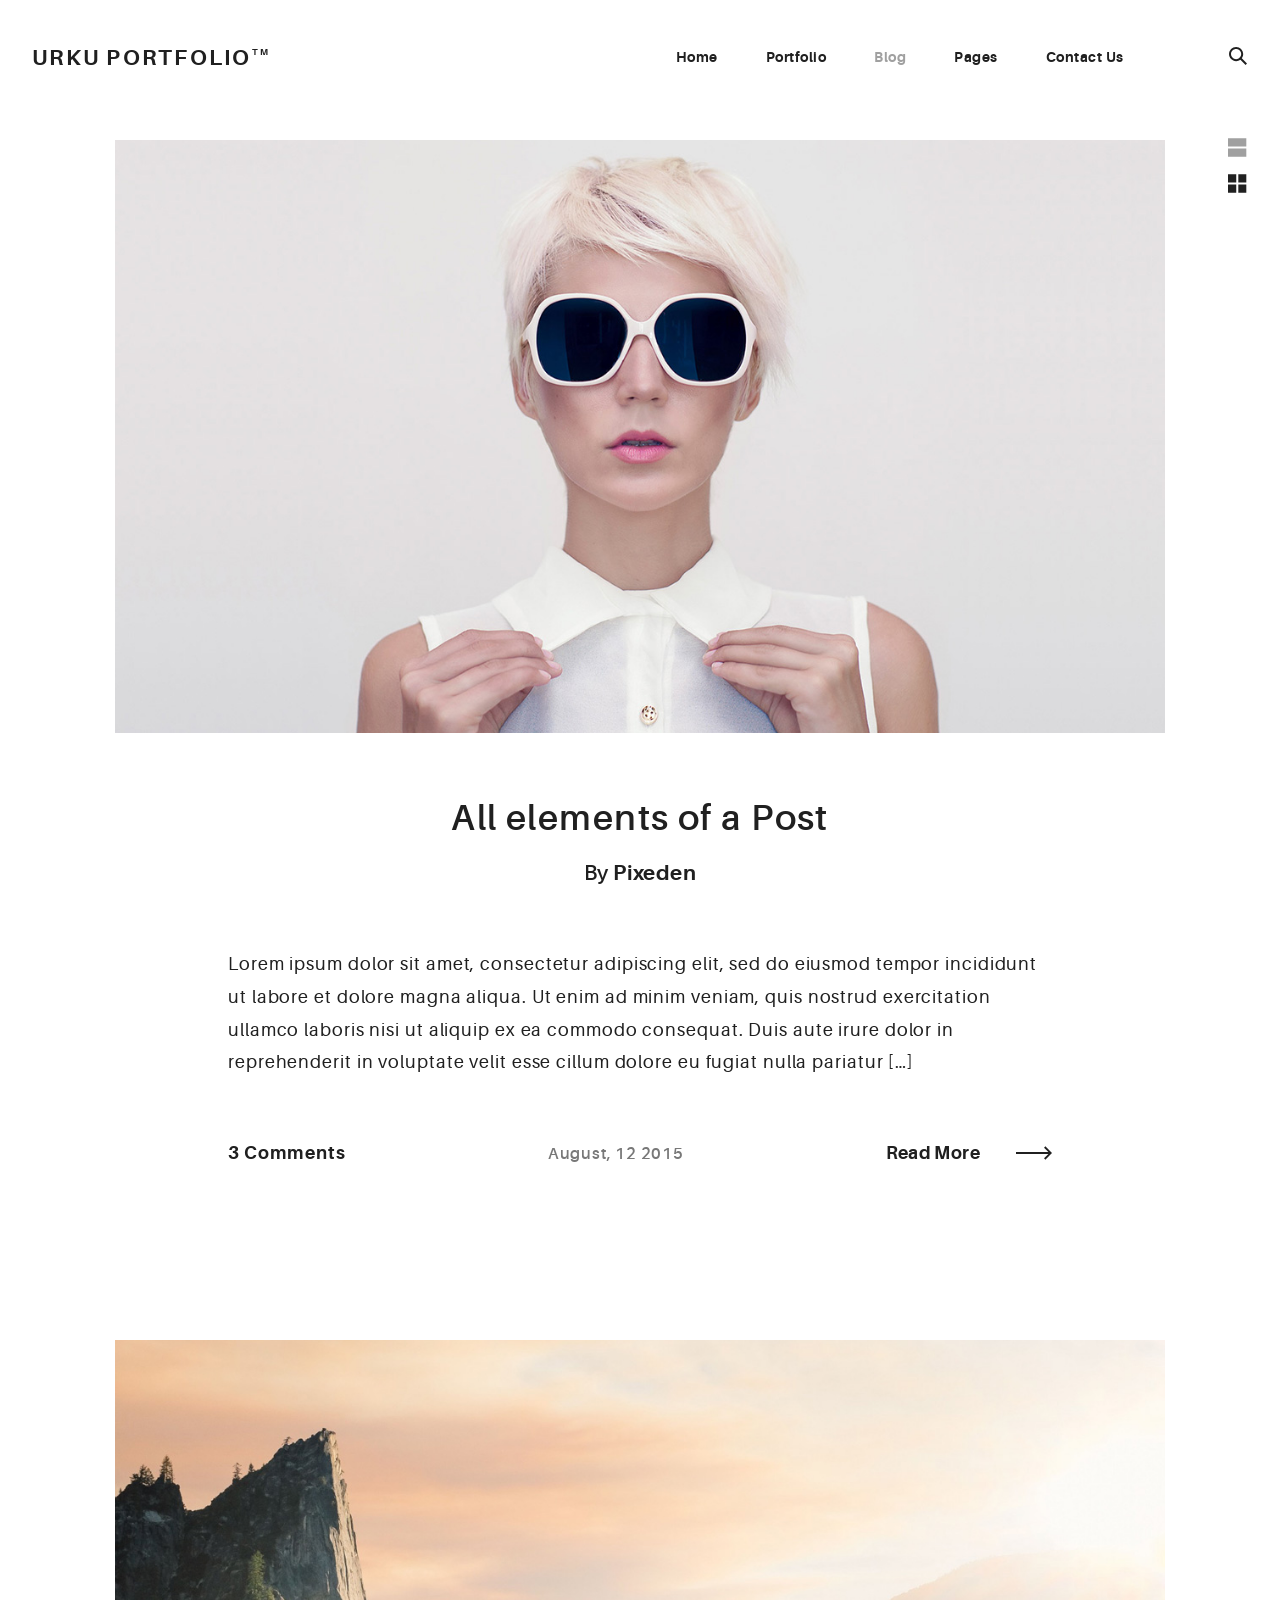
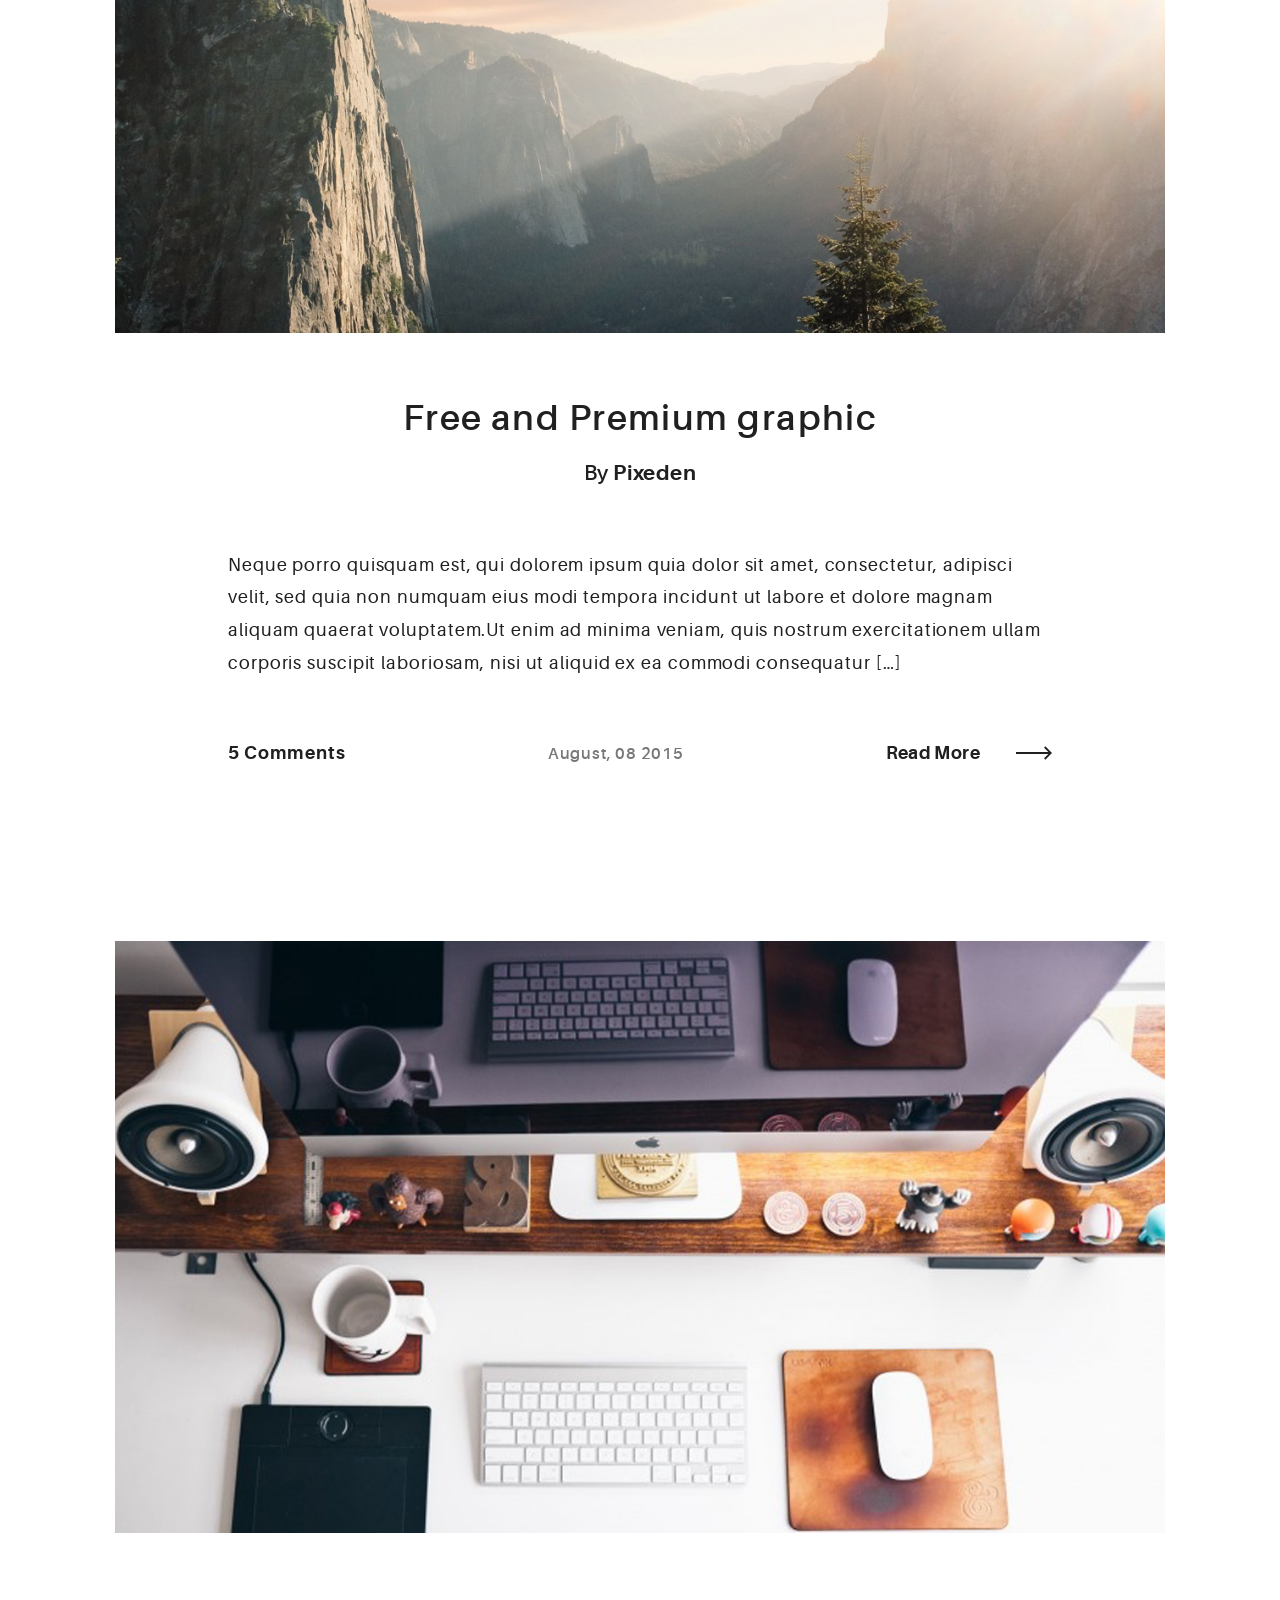
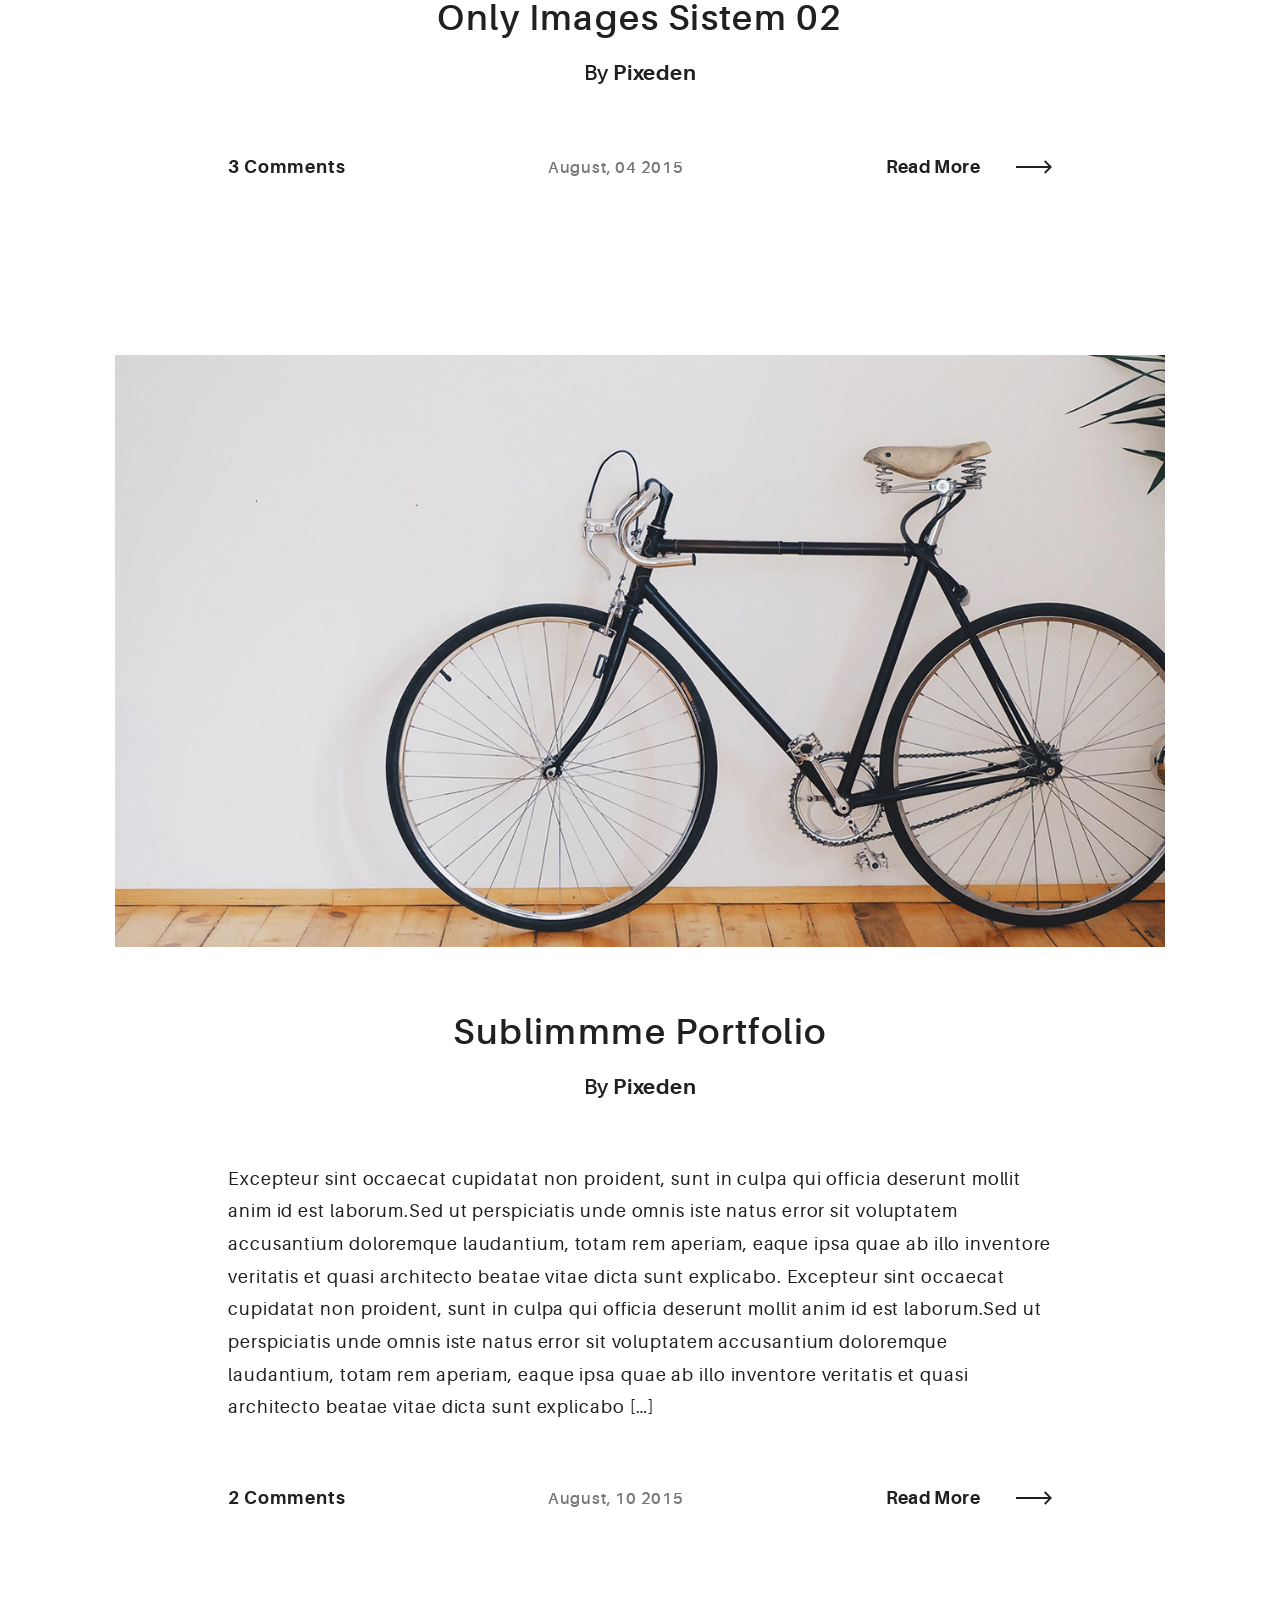
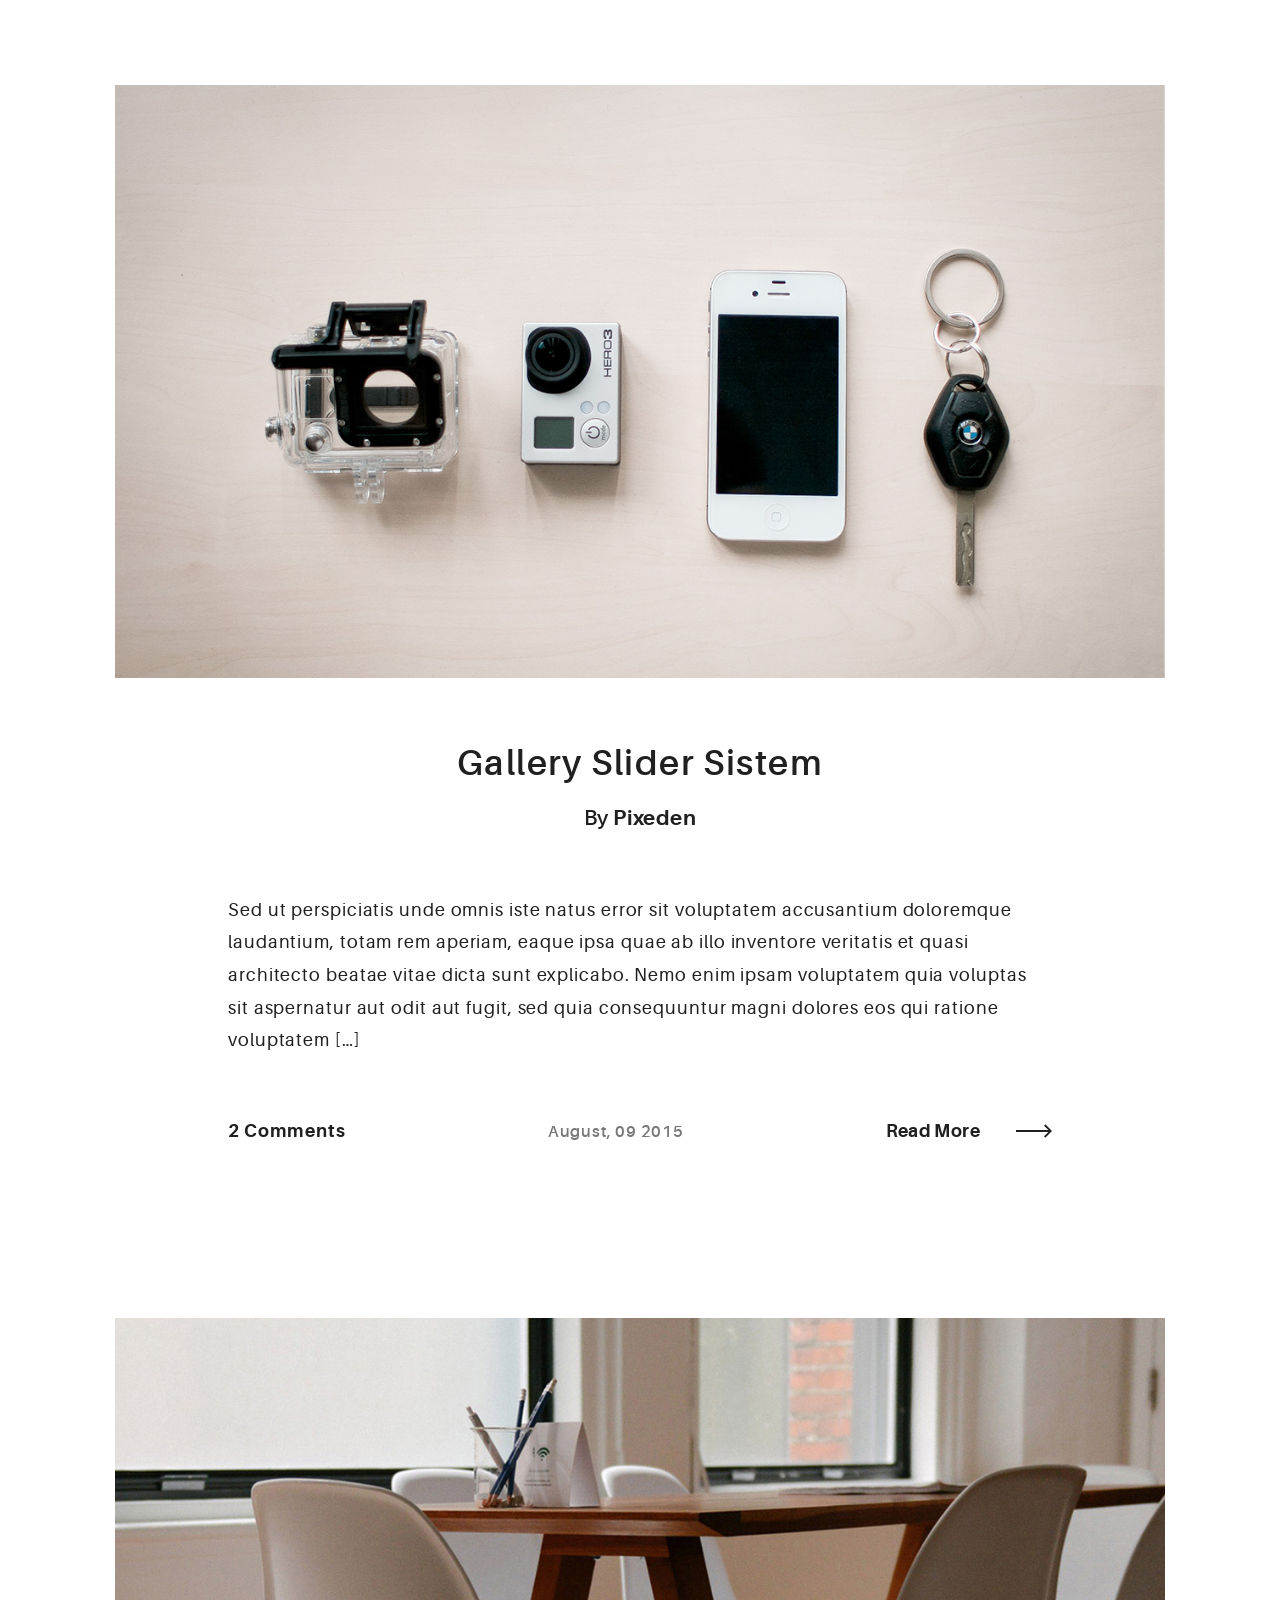
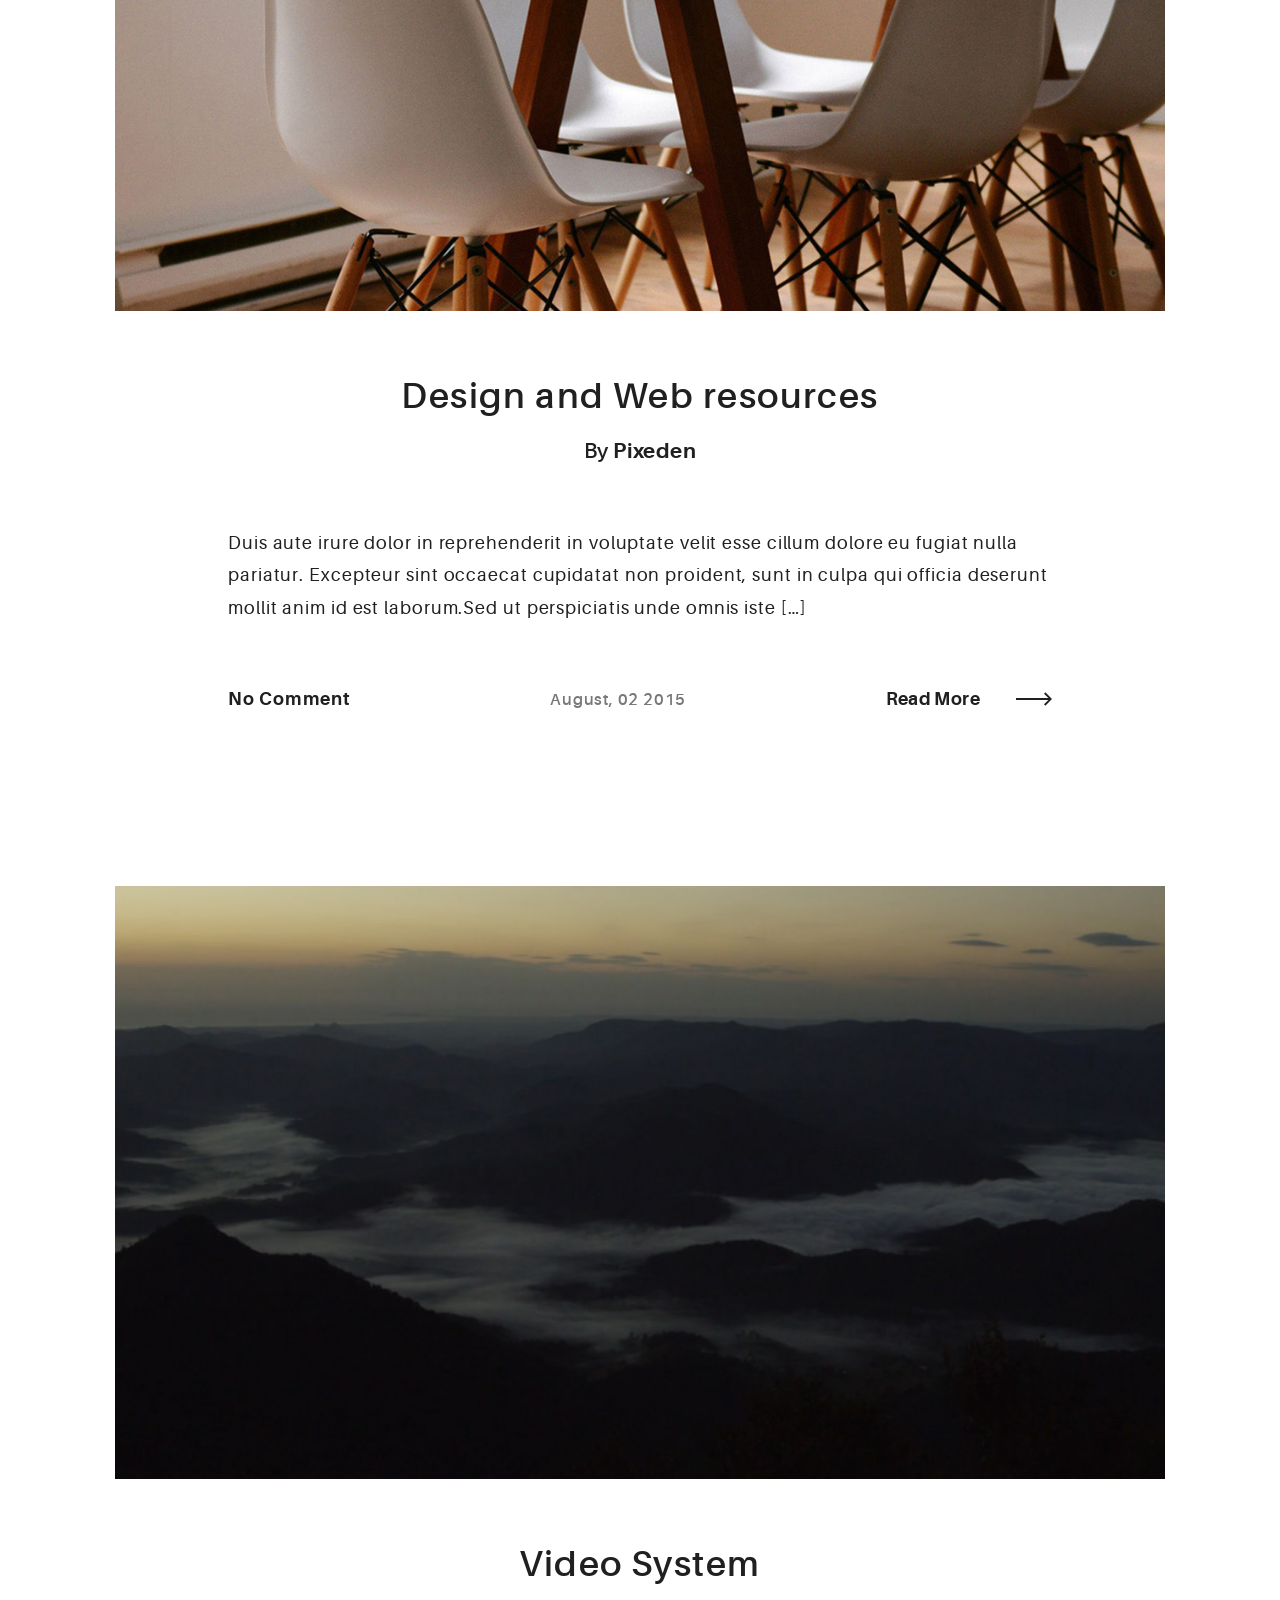
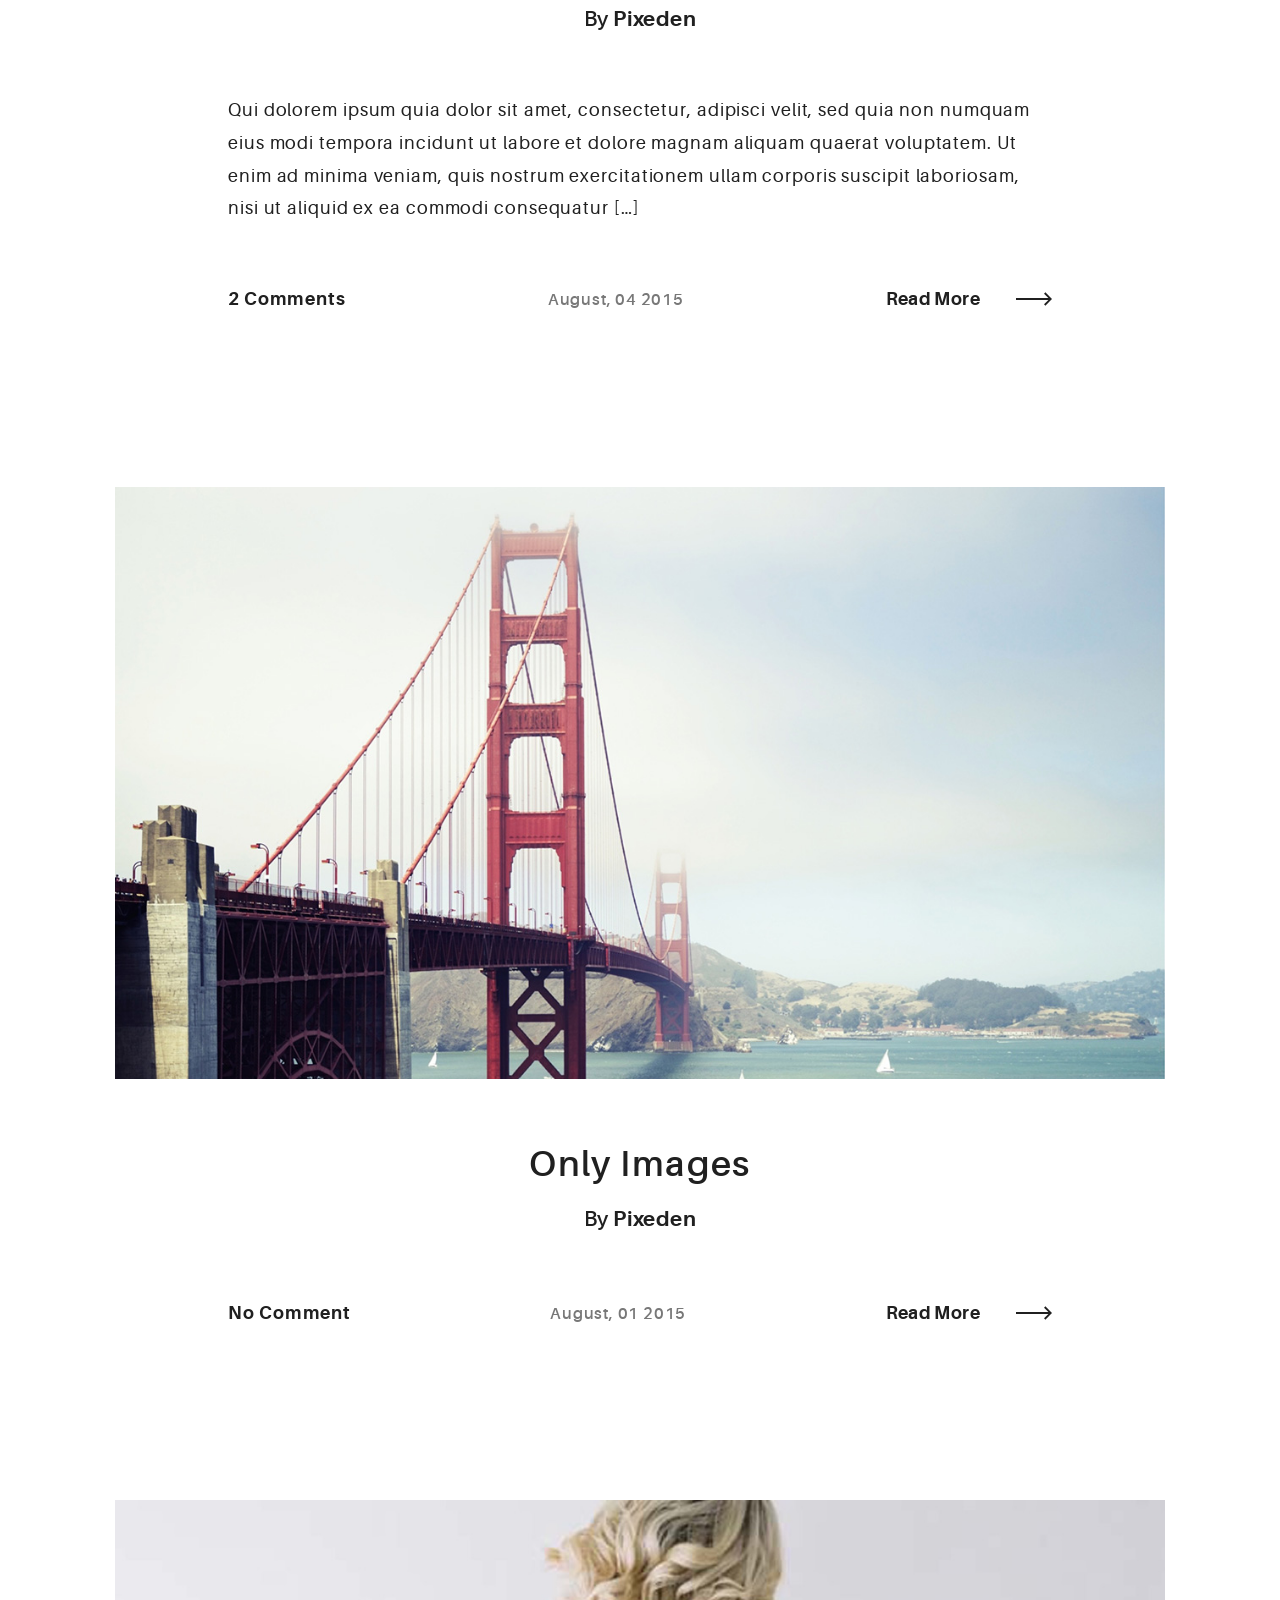
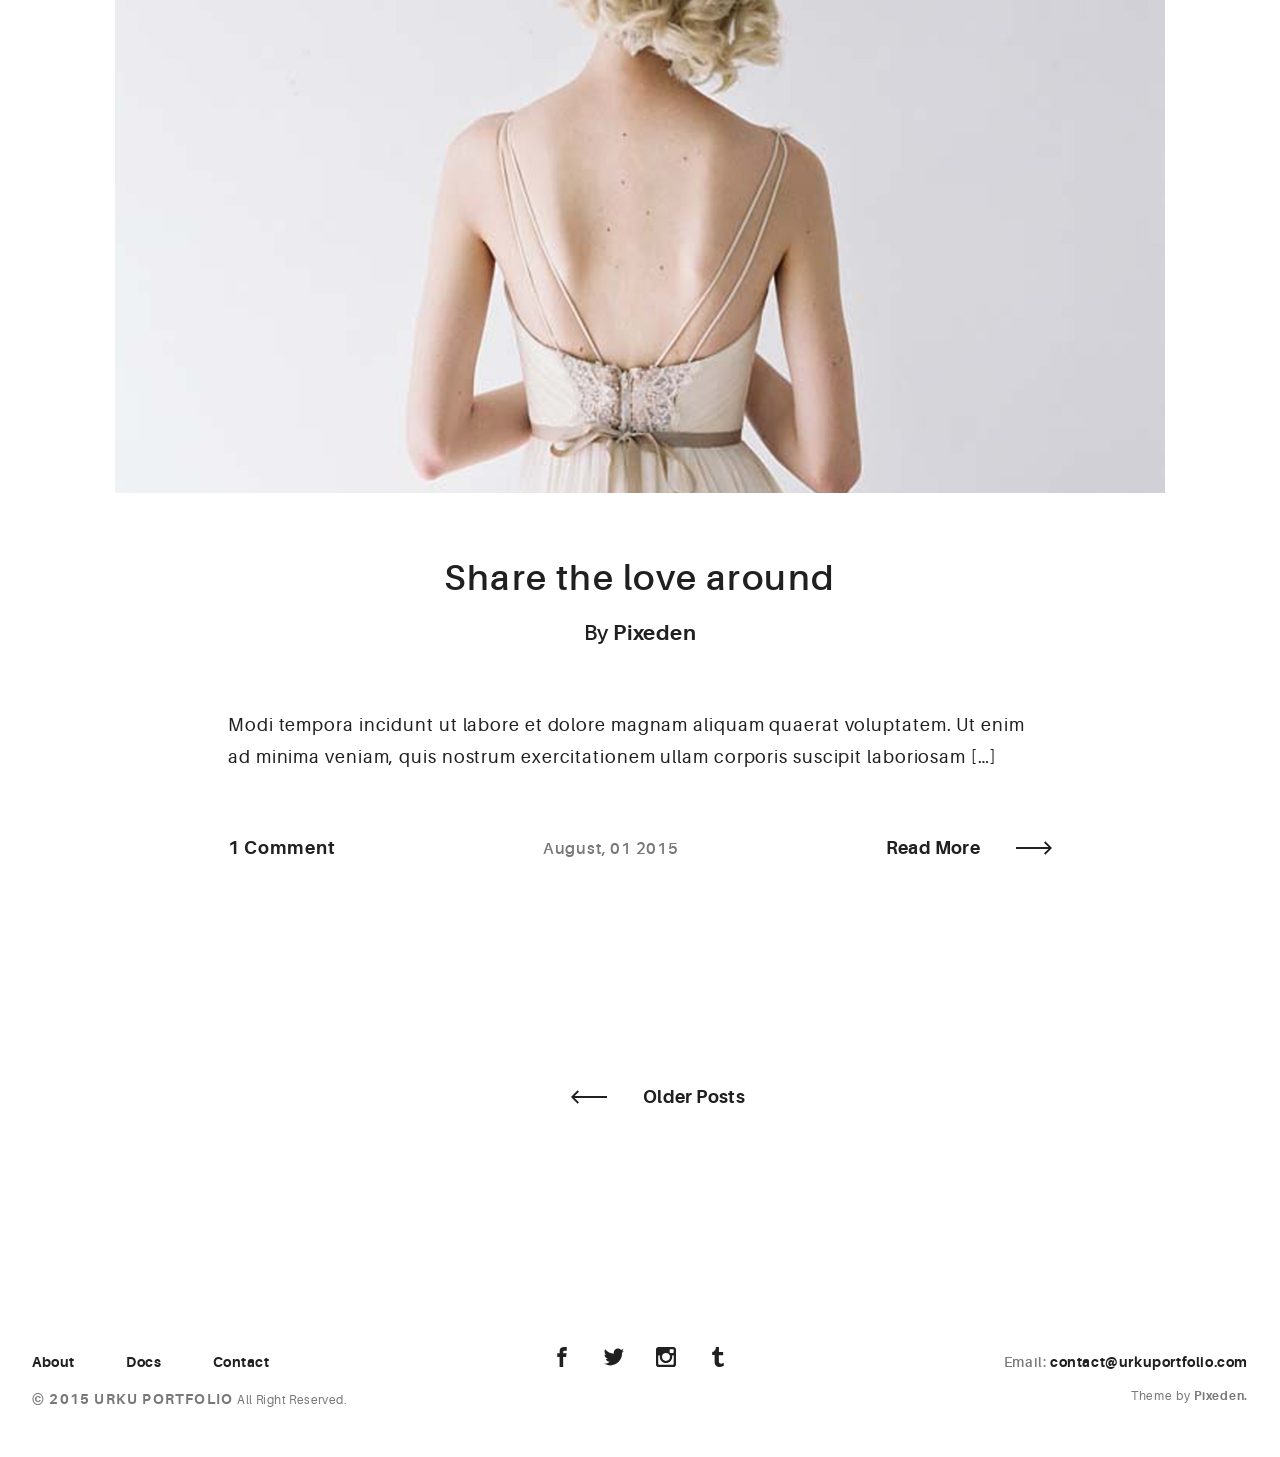
<file: URKU-Portfolio-Template-HTML5-PIXEDEN-v.1.0.5/HTML/blog.html>
<!DOCTYPE html>
<html>
  <head>
    <meta name="viewport" content="width=device-width, initial-scale=1.0">
    <meta charset="UTF-8">
    <title>Urku Portfolio :: Pixeden</title>
    <link rel="icon" type="image/svg+xml" href="assets/img/urku-ico.svg">
    <link rel="stylesheet" href="assets/css/aurora-pack.min.css">
    <link rel="stylesheet" href="assets/css/aurora-theme-base.min.css">
    <link rel="stylesheet" href="assets/css/urku.css">
  </head>
  <body class="top-fixed">
    <header class="ae-container-fluid ae-container-fluid--full rk-header ">
      <input type="checkbox" id="mobile-menu" class="rk-mobile-menu">
      <label for="mobile-menu">
        <svg>
          <use xlink:href="assets/img/symbols.svg#bar"></use>
        </svg>
        <svg>
          <use xlink:href="assets/img/symbols.svg#bar"></use>
        </svg>
        <svg>
          <use xlink:href="assets/img/symbols.svg#bar"></use>
        </svg>
      </label>
      <div class="ae-container-fluid rk-topbar">
        <h1 class="rk-logo"><a href="index.html">urku portfolio<sup>tm</sup></a></h1>
        <nav class="rk-navigation">
          <ul class="rk-menu">
            <li class="rk-menu__item"><a href="index.html" class="rk-menu__link">Home</a>
            </li>
            <li class="rk-menu__item"><a href="portfolio.html" class="rk-menu__link">Portfolio</a>
              <nav class="rk-menu__sub">
                <ul class="rk-container">
                  <li class="rk-menu__item"><a href="portfolio.html" class="rk-menu__link">Flex</a></li>
                  <li class="rk-menu__item"><a href="portfolio-alt.html" class="rk-menu__link">Switch</a></li>
                  <li class="rk-menu__item"><a href="portfolio-raw.html" class="rk-menu__link">Static</a></li>
                  <li class="rk-menu__item"><a href="portfolio-masonry.html" class="rk-menu__link">Masonry</a></li>
                </ul>
              </nav>
            </li>
            <li class="active rk-menu__item"><a href="blog.html" class="rk-menu__link">Blog</a>
            </li>
            <li class="rk-menu__item"><a href="#0" class="rk-menu__link">Pages</a>
              <nav class="rk-menu__sub">
                <ul class="rk-container">
                  <li class="rk-menu__item"><a href="about.html" class="rk-menu__link">About</a></li>
                  <li class="rk-menu__item"><a href="documentation.html" class="rk-menu__link">Documentation</a></li>
                  <li class="rk-menu__item"><a href="design-styles.html" class="rk-menu__link">Design Styles</a></li>
                </ul>
              </nav>
            </li>
            <li class="rk-menu__item"><a href="contact.html" class="rk-menu__link">Contact Us</a>
            </li>
          </ul>
          <form class="rk-search">
            <input type="text" placeholder="Search" id="urku-search" class="rk-search-field">
            <label for="urku-search">
              <svg>
                <use xlink:href="assets/img/symbols.svg#icon-search"></use>
              </svg>
            </label>
          </form>
        </nav>
      </div>
    </header>
    <section class="ae-container-fluid rk-main">
      <input type="radio" name="layout-ctrl" checked id="layout-base" class="layout-ctrl-input">
      <div class="ae-container-fluid rk-layout-ctrl-cont">
        <label for="layout-base" class="rk-layout-ctrl">
          <svg>
            <use xlink:href="assets/img/symbols.svg#icon-view-full"></use>
          </svg>
        </label>
      </div>
      <input type="radio" name="layout-ctrl" id="layout-grid" class="layout-ctrl-input">
      <div class="ae-container-fluid rk-layout-ctrl-cont">
        <label for="layout-grid" class="rk-layout-ctrl">
          <svg>
            <use xlink:href="assets/img/symbols.svg#icon-view-alt"></use>
          </svg>
        </label>
      </div>
      <div class="rk-layout-ctrl-mobile  layout-blog">
        <svg viewBox="0 0 9 9" class="layout-mob-1">
          <rect width="100%" height="100%" fill="currentColor"></rect>
        </svg>
        <svg viewBox="0 0 9 9" class="layout-mob-2">
          <rect width="100%" height="100%" fill="currentColor"></rect>
        </svg>
        <svg viewBox="0 0 9 9" class="layout-mob-3">
          <rect width="100%" height="100%" fill="currentColor"></rect>
        </svg>
        <svg viewBox="0 0 9 9" class="layout-mob-4">
          <rect width="100%" height="100%" fill="currentColor"></rect>
        </svg>
      </div>
      <section class="ae-container-fluid ae-container-fluid--inner rk-blog">
        <div class="rk-blog__items">
          <div class="rk-blog__item">
            <div class="post-img post-1 rk-landscape-alt rk-tosquare">
              <div class="item-meta">
                <p><a href="blog-post.html" class="arrow-button">Read More<span class="arrow-cont">
                      <svg>
                        <use xlink:href="assets/img/symbols.svg#arrow"></use>
                      </svg></span></a></p>
              </div>
            </div>
            <div class="blog-info">
              <h2 class="blog-info__title"> <a href="blog-post.html">All elements of a Post</a></h2>
              <h5 class="blog-info__author">By <a href="blog-post.html" class="ae-u-bolder">Pixeden</a></h5>
              <p class="blog-info__excerpt">Lorem ipsum dolor sit amet, consectetur adipiscing elit, sed do eiusmod tempor incididunt ut labore et dolore magna aliqua. Ut enim ad minim veniam, quis nostrud exercitation ullamco laboris nisi ut aliquip ex ea commodo consequat. Duis aute irure dolor <span>in reprehenderit in voluptate velit esse cillum dolore eu fugiat nulla pariatur</span></p>
            </div>
            <div class="blog-meta"><a href="blog-post.html" class="ae-u-bolder blog-meta__comments">3 Comments</a><span class="ae-kappa ae-u-bold blog-meta__date">August, 12 2015</span><a href="#0" class="arrow-button blog-meta__read-more">Read More<span class="arrow-cont">
                  <svg>
                    <use xlink:href="assets/img/symbols.svg#arrow"></use>
                  </svg></span></a></div>
          </div>
          <div class="rk-blog__item">
            <div class="post-img post-5 rk-landscape-alt rk-toportrait">
              <div class="item-meta">
                <p><a href="blog-post.html" class="arrow-button">Read More<span class="arrow-cont">
                      <svg>
                        <use xlink:href="assets/img/symbols.svg#arrow"></use>
                      </svg></span></a></p>
              </div>
            </div>
            <div class="blog-info">
              <h2 class="blog-info__title"> <a href="blog-post.html"> Free and Premium graphic</a></h2>
              <h5 class="blog-info__author">By <a href="blog-post.html" class="ae-u-bolder">Pixeden</a></h5>
              <p class="blog-info__excerpt">Neque porro quisquam est, qui dolorem ipsum quia dolor sit amet, consectetur, adipisci velit, sed quia non numquam eius modi tempora incidunt ut labore et dolore magnam aliquam quaerat voluptatem.Ut enim ad minima veniam, quis nostrum exercitationem ullam corporis suscipit <span>laboriosam, nisi ut aliquid ex ea commodi consequatur</span></p>
            </div>
            <div class="blog-meta"><a href="blog-post.html" class="ae-u-bolder blog-meta__comments">5 Comments</a><span class="ae-kappa ae-u-bold blog-meta__date">August, 08 2015</span><a href="#0" class="arrow-button blog-meta__read-more">Read More<span class="arrow-cont">
                  <svg>
                    <use xlink:href="assets/img/symbols.svg#arrow"></use>
                  </svg></span></a></div>
          </div>
          <div class="rk-blog__item">
            <div class="post-img post-7 rk-landscape-alt rk-tosquare">
              <div class="item-meta">
                <p><a href="blog-post.html" class="arrow-button">Read More<span class="arrow-cont">
                      <svg>
                        <use xlink:href="assets/img/symbols.svg#arrow"></use>
                      </svg></span></a></p>
              </div>
            </div>
            <div class="blog-info">
              <h2 class="blog-info__title"> <a href="blog-post.html">Only Images Sistem 02</a></h2>
              <h5 class="blog-info__author">By <a href="blog-post.html" class="ae-u-bolder">Pixeden</a></h5>
              <p class="blog-info__excerpt"></p>
            </div>
            <div class="blog-meta"><a href="blog-post.html" class="ae-u-bolder blog-meta__comments">3 Comments</a><span class="ae-kappa ae-u-bold blog-meta__date">August, 04 2015</span><a href="#0" class="arrow-button blog-meta__read-more">Read More<span class="arrow-cont">
                  <svg>
                    <use xlink:href="assets/img/symbols.svg#arrow"></use>
                  </svg></span></a></div>
          </div>
          <div class="rk-blog__item">
            <div class="post-img post-6 rk-landscape-alt rk-toportrait">
              <div class="item-meta">
                <p><a href="blog-post.html" class="arrow-button">Read More<span class="arrow-cont">
                      <svg>
                        <use xlink:href="assets/img/symbols.svg#arrow"></use>
                      </svg></span></a></p>
              </div>
            </div>
            <div class="blog-info">
              <h2 class="blog-info__title"> <a href="blog-post.html">Sublimmme Portfolio</a></h2>
              <h5 class="blog-info__author">By <a href="blog-post.html" class="ae-u-bolder">Pixeden</a></h5>
              <p class="blog-info__excerpt">Excepteur sint occaecat cupidatat non proident, sunt in culpa qui officia deserunt mollit anim id est laborum.Sed ut perspiciatis unde omnis iste natus error sit voluptatem accusantium doloremque laudantium, totam rem aperiam, eaque ipsa quae ab illo inventore veritatis et <span>quasi architecto beatae vitae dicta sunt explicabo. Excepteur sint occaecat cupidatat non proident, sunt in culpa qui officia deserunt mollit anim id est laborum.Sed ut perspiciatis unde omnis iste natus error sit voluptatem accusantium doloremque laudantium, totam rem aperiam, eaque ipsa quae ab illo inventore veritatis et quasi architecto beatae vitae dicta sunt explicabo</span></p>
            </div>
            <div class="blog-meta"><a href="blog-post.html" class="ae-u-bolder blog-meta__comments">2 Comments</a><span class="ae-kappa ae-u-bold blog-meta__date">August, 10 2015</span><a href="#0" class="arrow-button blog-meta__read-more">Read More<span class="arrow-cont">
                  <svg>
                    <use xlink:href="assets/img/symbols.svg#arrow"></use>
                  </svg></span></a></div>
          </div>
          <div class="rk-blog__item">
            <div class="post-img post-2 rk-landscape-alt rk-tosquare">
              <div class="item-meta">
                <p><a href="blog-post.html" class="arrow-button">Read More<span class="arrow-cont">
                      <svg>
                        <use xlink:href="assets/img/symbols.svg#arrow"></use>
                      </svg></span></a></p>
              </div>
            </div>
            <div class="blog-info">
              <h2 class="blog-info__title"> <a href="blog-post.html">Gallery Slider Sistem</a></h2>
              <h5 class="blog-info__author">By <a href="blog-post.html" class="ae-u-bolder">Pixeden</a></h5>
              <p class="blog-info__excerpt">Sed ut perspiciatis unde omnis iste natus error sit voluptatem accusantium doloremque laudantium, totam rem aperiam, eaque ipsa quae ab illo inventore veritatis et quasi architecto beatae vitae dicta sunt explicabo. Nemo enim ipsam voluptatem quia voluptas sit aspernatur aut <span>odit aut fugit, sed quia consequuntur magni dolores eos qui ratione voluptatem</span></p>
            </div>
            <div class="blog-meta"><a href="blog-post.html" class="ae-u-bolder blog-meta__comments">2 Comments</a><span class="ae-kappa ae-u-bold blog-meta__date">August, 09 2015</span><a href="#0" class="arrow-button blog-meta__read-more">Read More<span class="arrow-cont">
                  <svg>
                    <use xlink:href="assets/img/symbols.svg#arrow"></use>
                  </svg></span></a></div>
          </div>
          <div class="rk-blog__item">
            <div class="post-img post-8 rk-landscape-alt rk-tosquare">
              <div class="item-meta">
                <p><a href="blog-post.html" class="arrow-button">Read More<span class="arrow-cont">
                      <svg>
                        <use xlink:href="assets/img/symbols.svg#arrow"></use>
                      </svg></span></a></p>
              </div>
            </div>
            <div class="blog-info">
              <h2 class="blog-info__title"> <a href="blog-post.html">Design and Web resources</a></h2>
              <h5 class="blog-info__author">By <a href="blog-post.html" class="ae-u-bolder">Pixeden</a></h5>
              <p class="blog-info__excerpt">Duis aute irure dolor in reprehenderit in voluptate velit esse cillum dolore eu fugiat nulla pariatur. Excepteur sint occaecat cupidatat non proident, sunt in culpa qui officia deserunt mollit anim id est laborum.Sed ut perspiciatis unde omnis iste</p>
            </div>
            <div class="blog-meta"><a href="blog-post.html" class="ae-u-bolder blog-meta__comments">No Comment</a><span class="ae-kappa ae-u-bold blog-meta__date">August, 02 2015</span><a href="#0" class="arrow-button blog-meta__read-more">Read More<span class="arrow-cont">
                  <svg>
                    <use xlink:href="assets/img/symbols.svg#arrow"></use>
                  </svg></span></a></div>
          </div>
          <div class="rk-blog__item">
            <div class="post-img post-3 rk-landscape-alt rk-tosquare">
              <div class="item-meta">
                <p><a href="blog-post.html" class="arrow-button">Read More<span class="arrow-cont">
                      <svg>
                        <use xlink:href="assets/img/symbols.svg#arrow"></use>
                      </svg></span></a></p>
              </div>
            </div>
            <div class="blog-info">
              <h2 class="blog-info__title"> <a href="blog-post.html">Video System</a></h2>
              <h5 class="blog-info__author">By <a href="blog-post.html" class="ae-u-bolder">Pixeden</a></h5>
              <p class="blog-info__excerpt">Qui dolorem ipsum quia dolor sit amet, consectetur, adipisci velit, sed quia non numquam eius modi tempora incidunt ut labore et dolore magnam aliquam quaerat voluptatem. Ut enim ad minima veniam, quis nostrum exercitationem ullam corporis suscipit laboriosam, nisi ut <span>aliquid ex ea commodi consequatur</span></p>
            </div>
            <div class="blog-meta"><a href="blog-post.html" class="ae-u-bolder blog-meta__comments">2 Comments</a><span class="ae-kappa ae-u-bold blog-meta__date">August, 04 2015</span><a href="#0" class="arrow-button blog-meta__read-more">Read More<span class="arrow-cont">
                  <svg>
                    <use xlink:href="assets/img/symbols.svg#arrow"></use>
                  </svg></span></a></div>
          </div>
          <div class="rk-blog__item">
            <div class="post-img post-4 rk-landscape-alt rk-tosquare">
              <div class="item-meta">
                <p><a href="blog-post.html" class="arrow-button">Read More<span class="arrow-cont">
                      <svg>
                        <use xlink:href="assets/img/symbols.svg#arrow"></use>
                      </svg></span></a></p>
              </div>
            </div>
            <div class="blog-info">
              <h2 class="blog-info__title"> <a href="blog-post.html">Only Images</a></h2>
              <h5 class="blog-info__author">By <a href="blog-post.html" class="ae-u-bolder">Pixeden</a></h5>
              <p class="blog-info__excerpt"></p>
            </div>
            <div class="blog-meta"><a href="blog-post.html" class="ae-u-bolder blog-meta__comments">No Comment</a><span class="ae-kappa ae-u-bold blog-meta__date">August, 01 2015</span><a href="#0" class="arrow-button blog-meta__read-more">Read More<span class="arrow-cont">
                  <svg>
                    <use xlink:href="assets/img/symbols.svg#arrow"></use>
                  </svg></span></a></div>
          </div>
          <div class="rk-blog__item">
            <div class="post-img post-9 rk-landscape-alt rk-toportrait">
              <div class="item-meta">
                <p><a href="blog-post.html" class="arrow-button">Read More<span class="arrow-cont">
                      <svg>
                        <use xlink:href="assets/img/symbols.svg#arrow"></use>
                      </svg></span></a></p>
              </div>
            </div>
            <div class="blog-info">
              <h2 class="blog-info__title"> <a href="blog-post.html">Share the love around</a></h2>
              <h5 class="blog-info__author">By <a href="blog-post.html" class="ae-u-bolder">Pixeden</a></h5>
              <p class="blog-info__excerpt">Modi tempora incidunt ut labore et dolore magnam aliquam quaerat voluptatem. Ut enim ad minima veniam, quis nostrum exercitationem ullam corporis suscipit laboriosam</p>
            </div>
            <div class="blog-meta"><a href="blog-post.html" class="ae-u-bolder blog-meta__comments">1 Comment</a><span class="ae-kappa ae-u-bold blog-meta__date">August, 01 2015</span><a href="#0" class="arrow-button blog-meta__read-more">Read More<span class="arrow-cont">
                  <svg>
                    <use xlink:href="assets/img/symbols.svg#arrow"></use>
                  </svg></span></a></div>
          </div>
        </div>
      </section>
      <div class="ae-container-fluid au-pb-4 group-buttons"><a href="#0" class="arrow-button arrow-button--reverse arrow-button--center">Older Posts
          <div class="arrow-cont arrow-cont-rev">
            <svg>
              <use xlink:href="assets/img/symbols.svg#arrow"></use>
            </svg>
          </div></a></div>
    </section>
    <footer class="ae-container-fluid rk-footer ">
      <div class="ae-grid ae-grid--collapse">
        <div class="ae-grid__item item-lg-4 au-xs-ta-center au-lg-ta-left">
          <ul class="rk-menu rk-footer-menu">
            <li class="rk-menu__item"><a href="about.html" class="rk-menu__link">About</a>
            </li>
            <li class="rk-menu__item"><a href="documentation.html" class="rk-menu__link">Docs</a>
            </li>
            <li class="rk-menu__item"><a href="contact.html" class="rk-menu__link">Contact</a>
            </li>
          </ul>
          <p class="rk-footer__text rk-footer__copy "> <span class="ae-u-bold">© </span><span class="ae-u-bolder">2015 URKU PORTFOLIO </span>All Right Reserved.</p>
        </div>
        <div class="ae-grid__item item-lg-4 au-xs-ta-center"><a href="#0" class="rk-social-btn ">
            <svg>
              <use xlink:href="assets/img/symbols.svg#icon-facebook"></use>
            </svg></a><a href="#0" class="rk-social-btn ">
            <svg>
              <use xlink:href="assets/img/symbols.svg#icon-twitter"></use>
            </svg></a><a href="#0" class="rk-social-btn ">
            <svg>
              <use xlink:href="assets/img/symbols.svg#icon-pinterest"></use>
            </svg></a><a href="#0" class="rk-social-btn ">
            <svg>
              <use xlink:href="assets/img/symbols.svg#icon-tumblr"></use>
            </svg></a></div>
        <div class="ae-grid__item item-lg-4 au-xs-ta-center au-lg-ta-right">
          <p class="rk-footer__text rk-footer__contact "> <span class="ae-u-bold">Email: </span><span class="ae-u-bolder"> <a href="#0" class="rk-dark-color ">contact@urkuportfolio.com </a></span></p>
          <p class="rk-footer__text rk-footer__by">Theme by <a href="http://pixeden.com" class="ae-u-bolder">Pixeden.</a></p>
        </div>
      </div>
    </footer>
    <script src="assets/js/svg4everybody.min.js"></script>
    <script>svg4everybody();</script>
  </body>
</html>
</file>
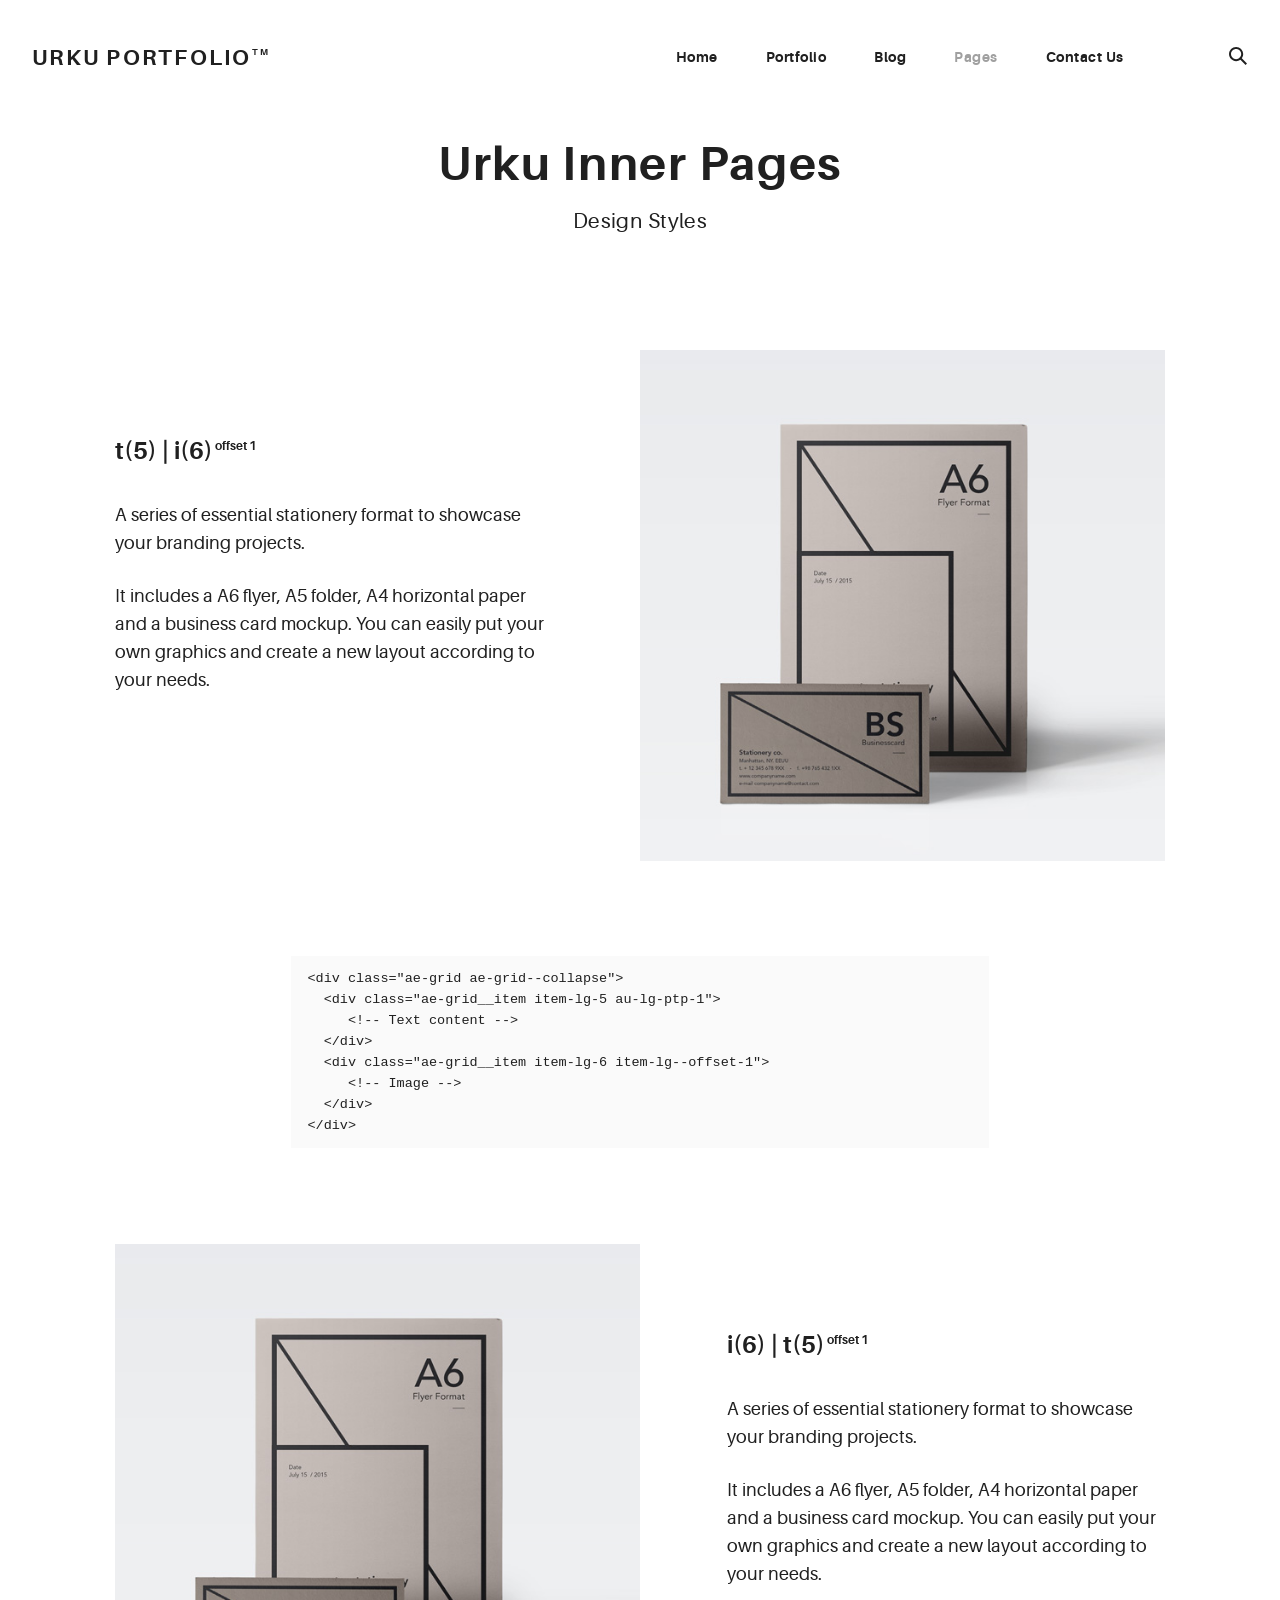
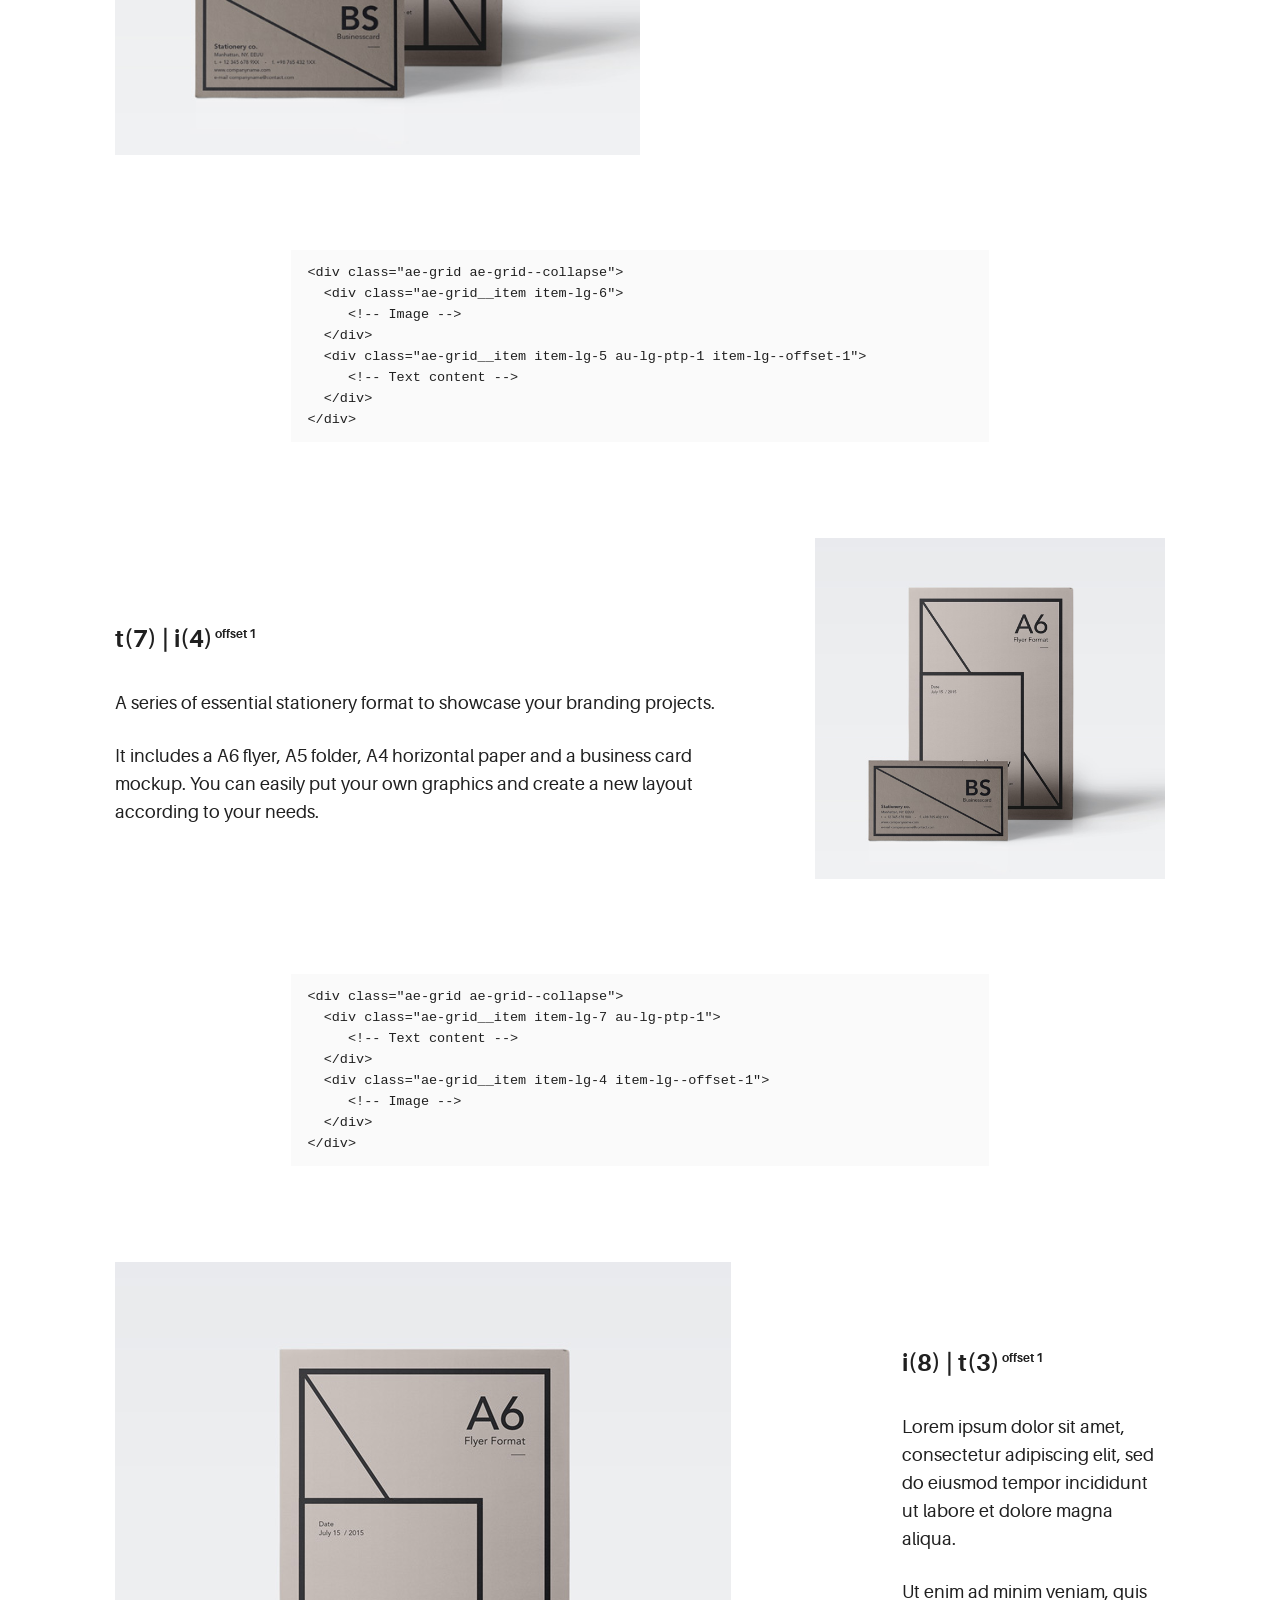
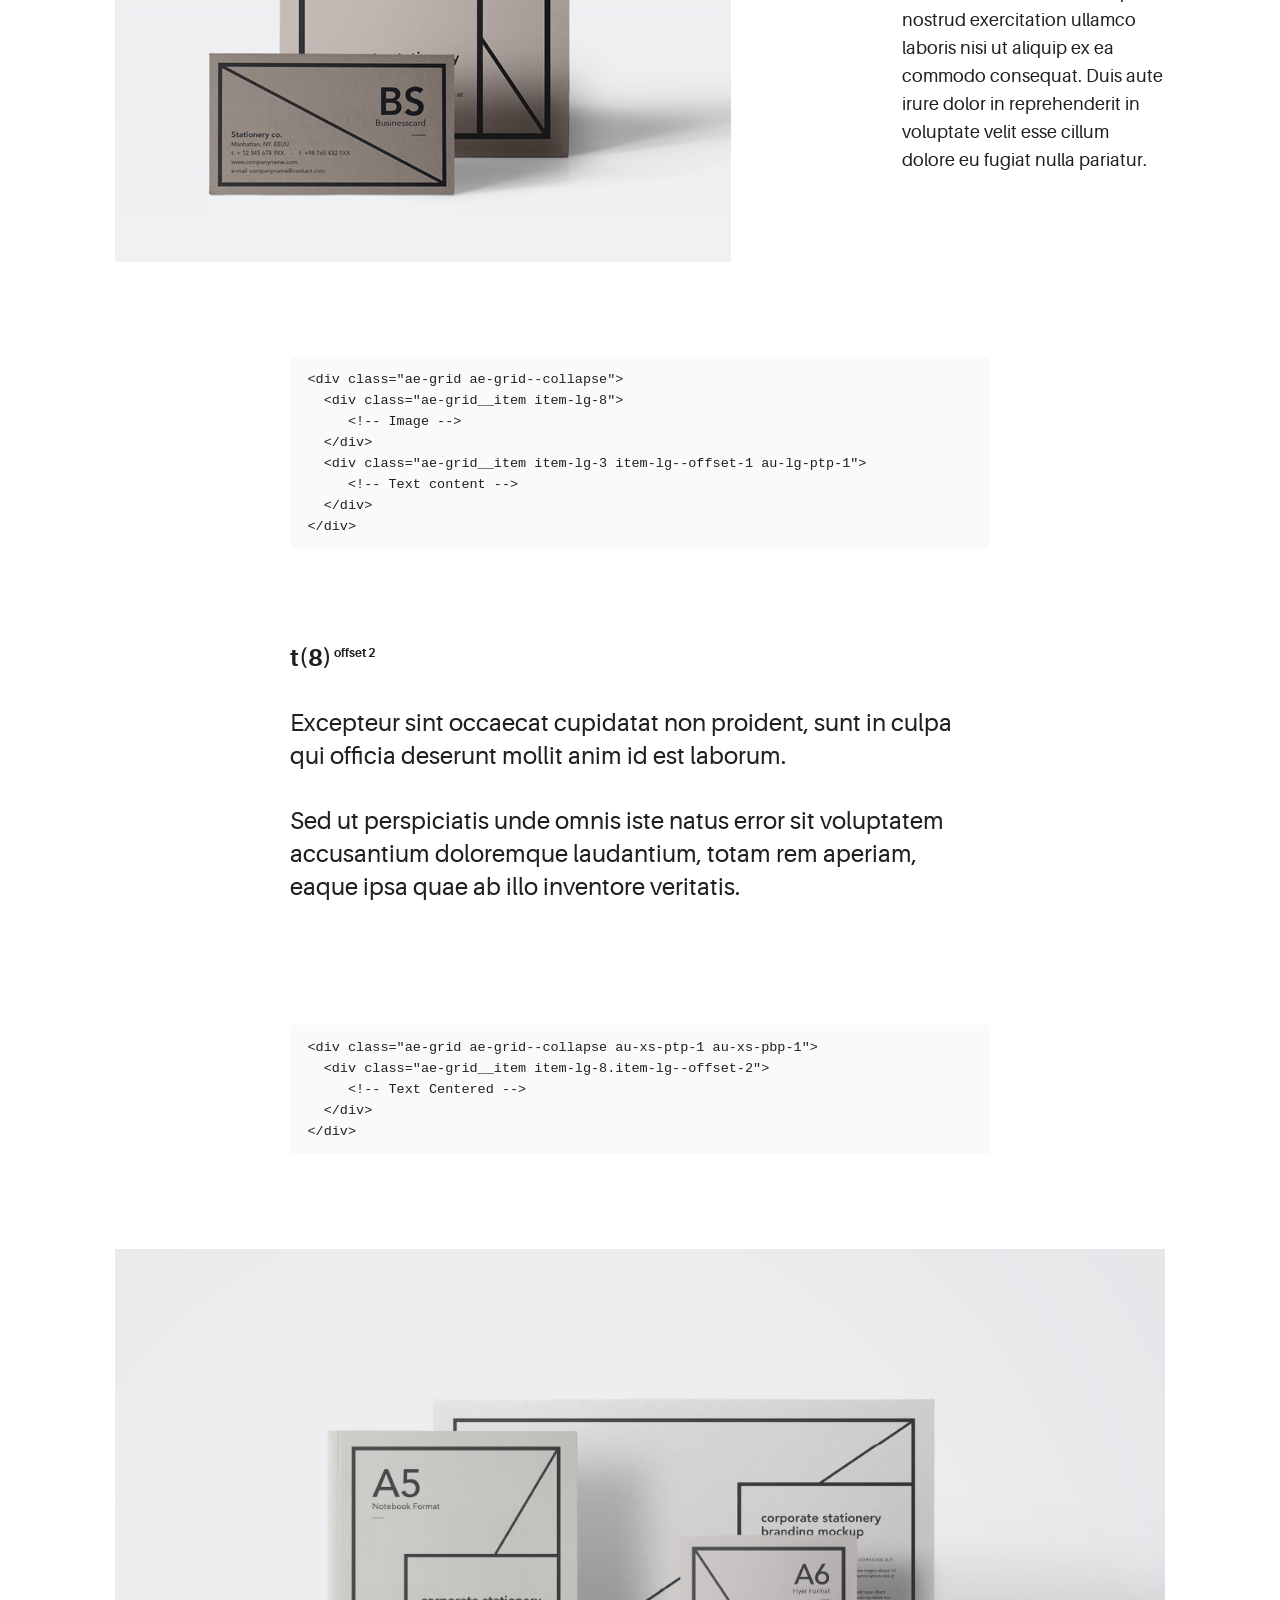
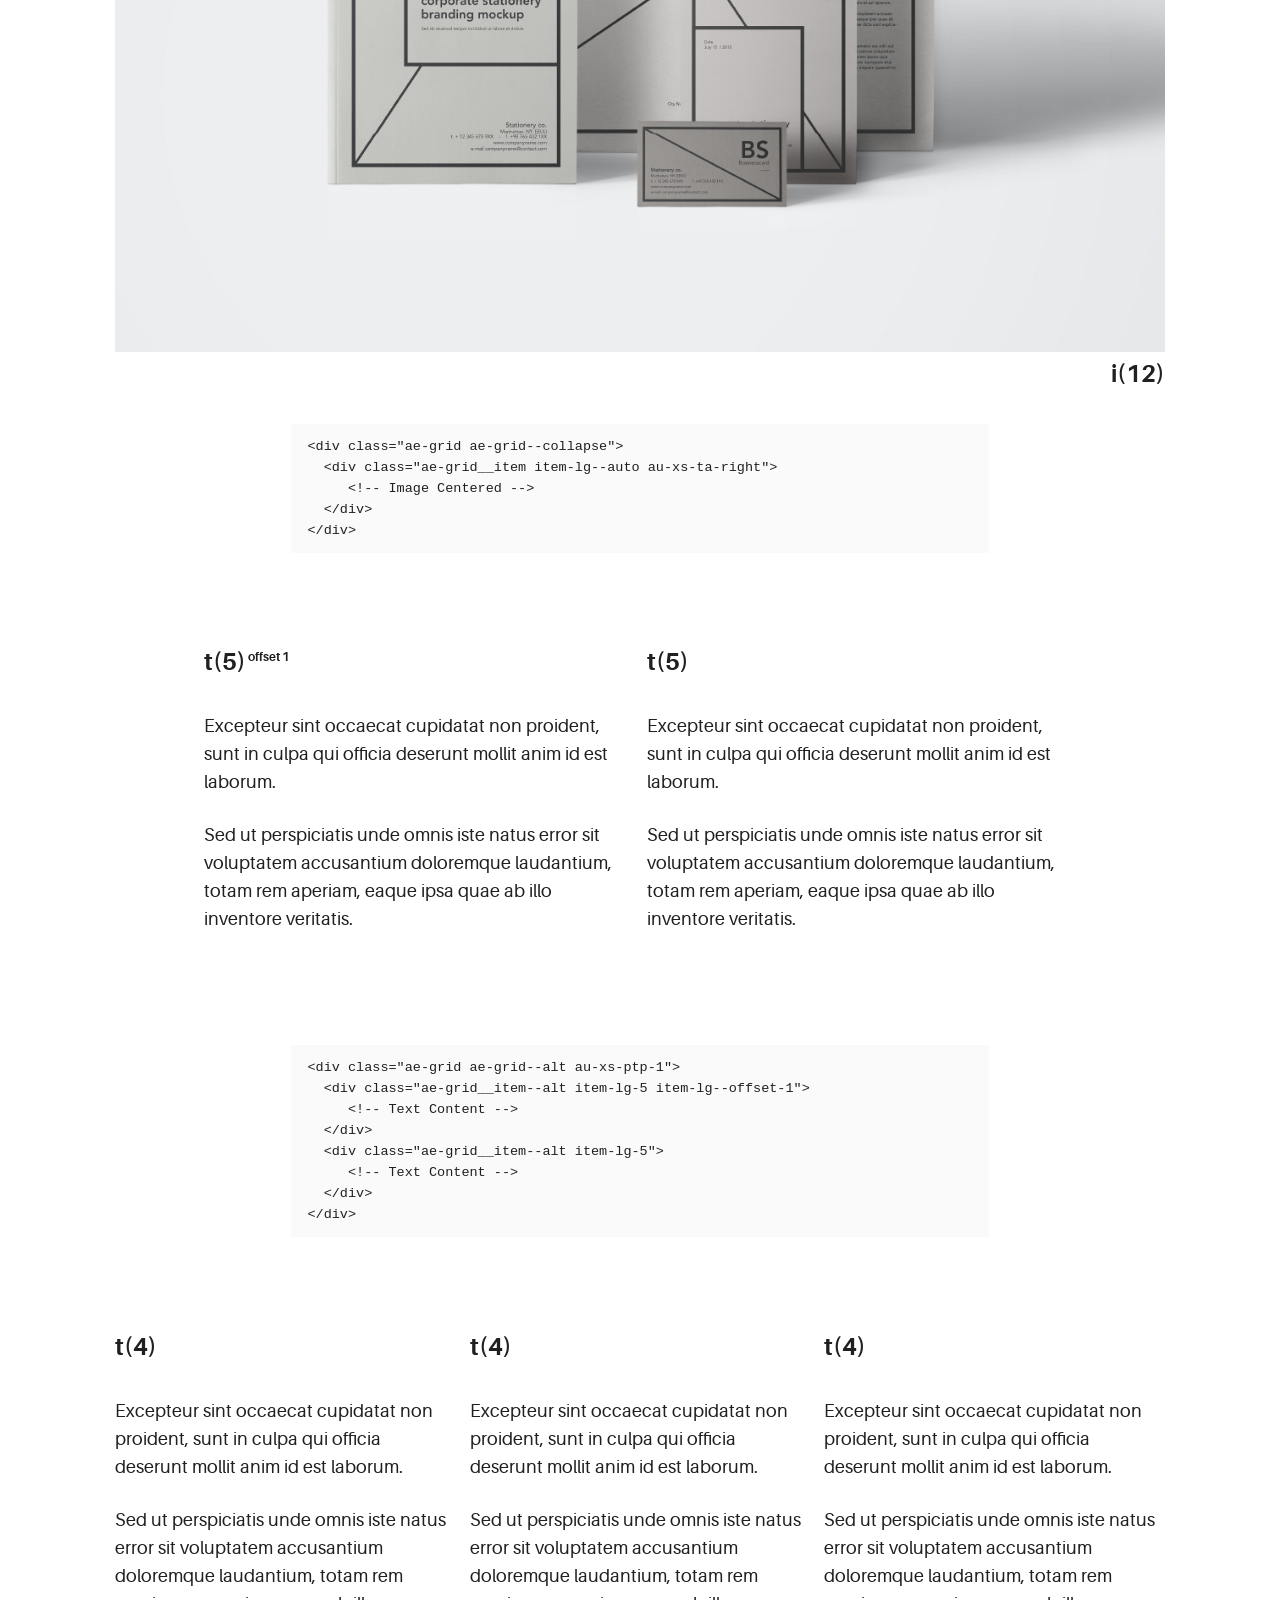
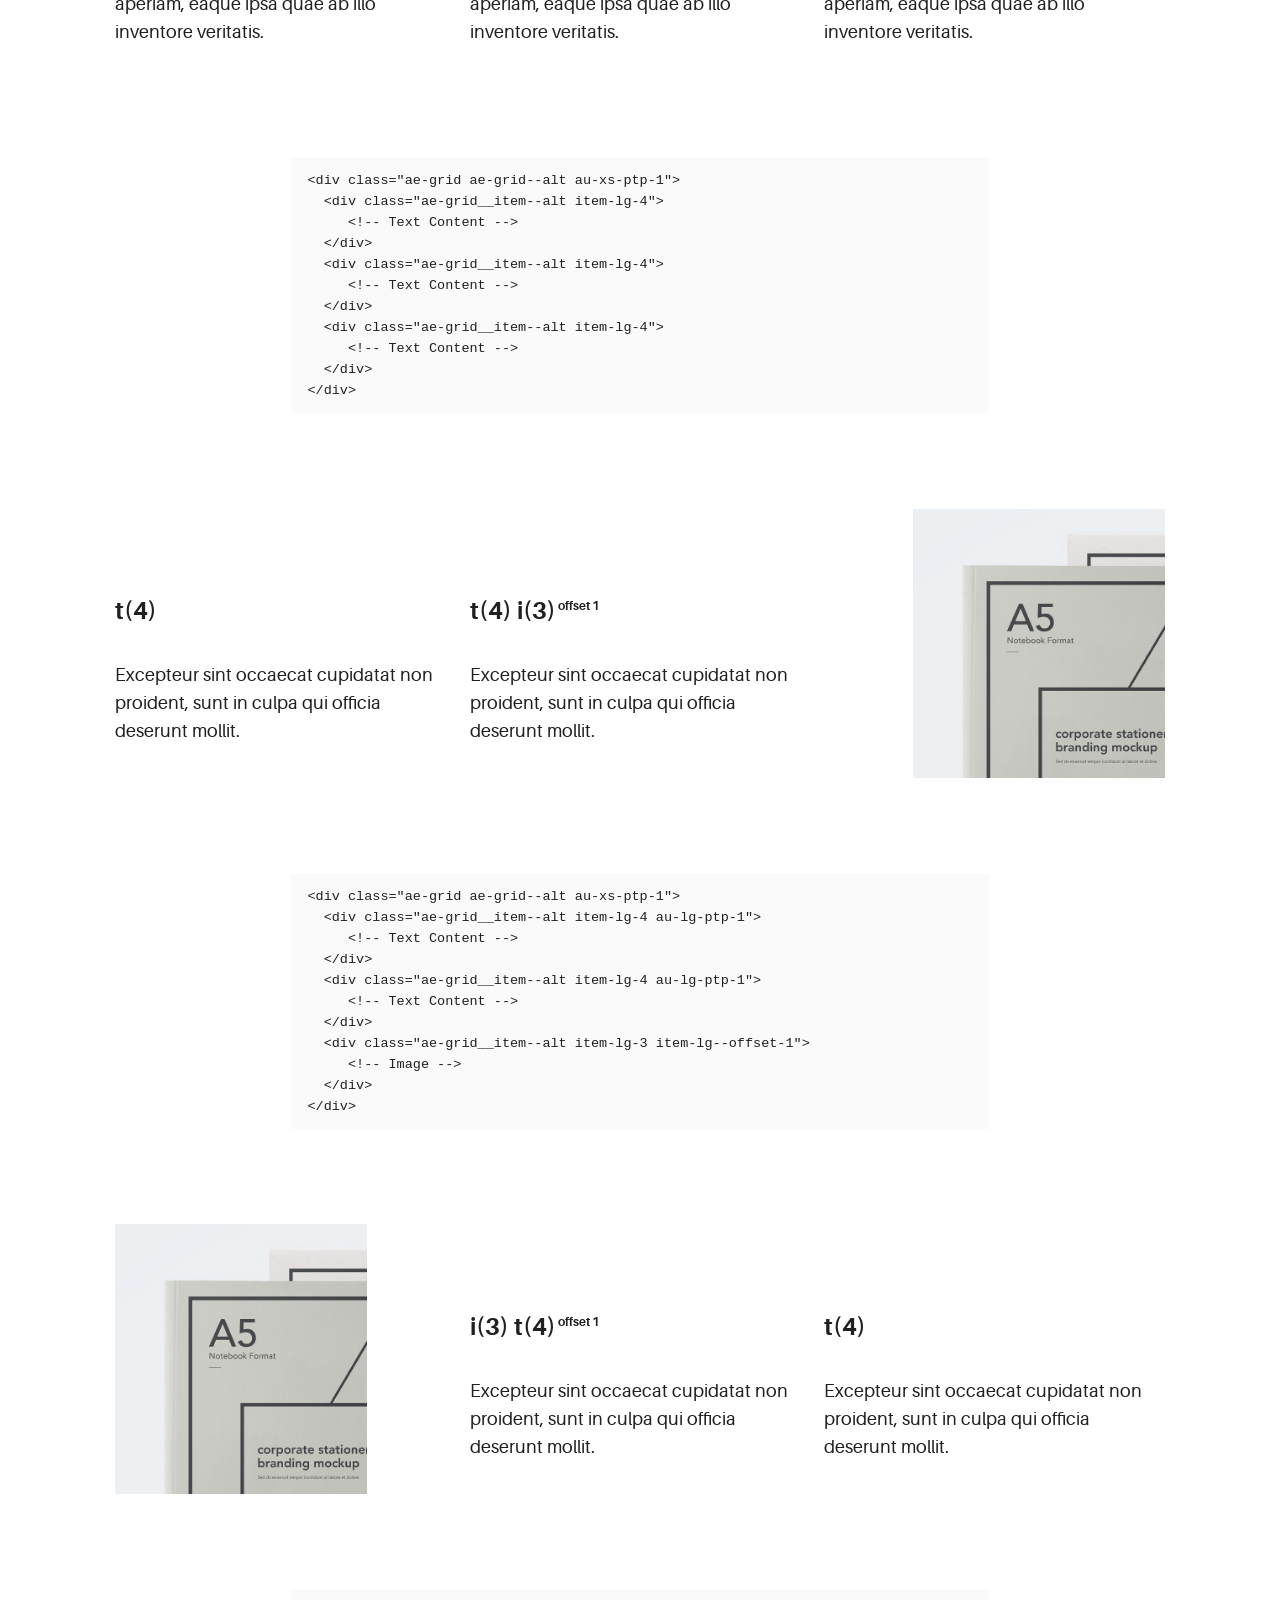
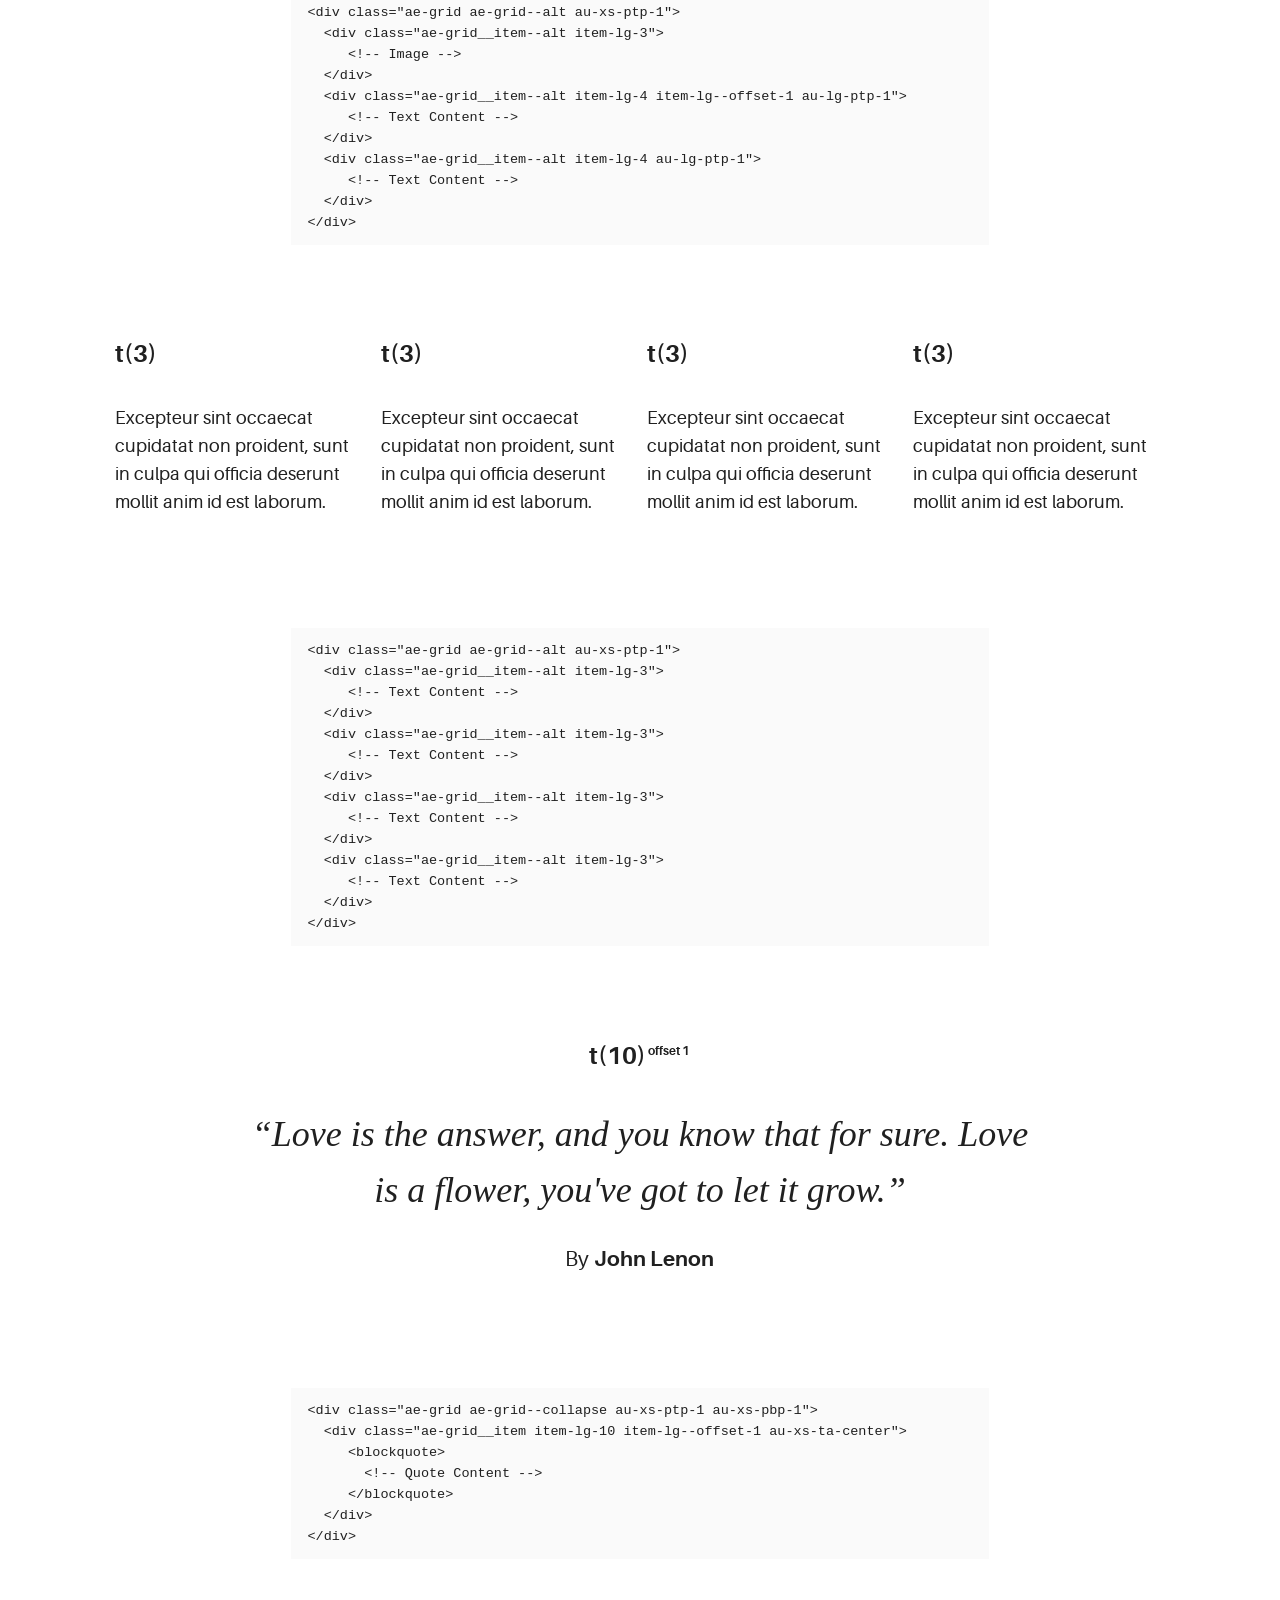
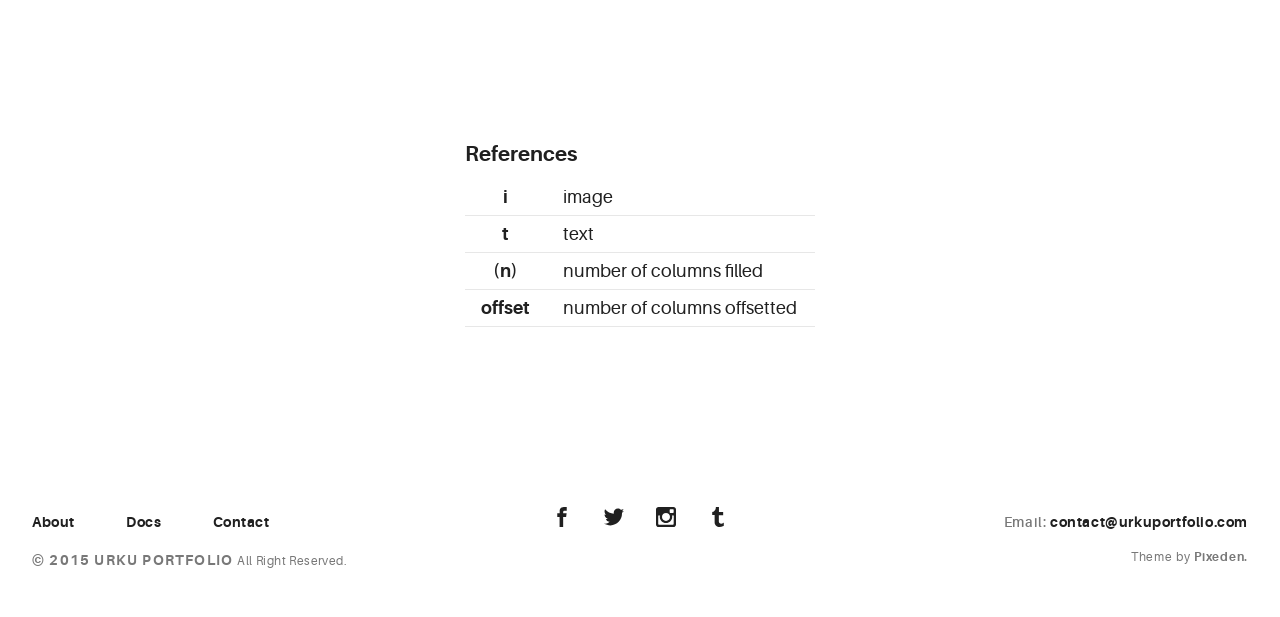
<file: URKU-Portfolio-Template-HTML5-PIXEDEN-v.1.0.5/HTML/design-styles.html>
<!DOCTYPE html>
<html>
  <head>
    <meta name="viewport" content="width=device-width, initial-scale=1.0">
    <meta charset="UTF-8">
    <title>Urku Portfolio :: Pixeden</title>
    <link rel="icon" type="image/svg+xml" href="assets/img/urku-ico.svg">
    <link rel="stylesheet" href="assets/css/aurora-pack.min.css">
    <link rel="stylesheet" href="assets/css/aurora-theme-base.min.css">
    <link rel="stylesheet" href="assets/css/urku.css">
  </head>
  <body class="top-fixed">
    <header class="ae-container-fluid ae-container-fluid--full rk-header ">
      <input type="checkbox" id="mobile-menu" class="rk-mobile-menu">
      <label for="mobile-menu">
        <svg>
          <use xlink:href="assets/img/symbols.svg#bar"></use>
        </svg>
        <svg>
          <use xlink:href="assets/img/symbols.svg#bar"></use>
        </svg>
        <svg>
          <use xlink:href="assets/img/symbols.svg#bar"></use>
        </svg>
      </label>
      <div class="ae-container-fluid rk-topbar">
        <h1 class="rk-logo"><a href="index.html">urku portfolio<sup>tm</sup></a></h1>
        <nav class="rk-navigation">
          <ul class="rk-menu">
            <li class="rk-menu__item"><a href="index.html" class="rk-menu__link">Home</a>
            </li>
            <li class="rk-menu__item"><a href="portfolio.html" class="rk-menu__link">Portfolio</a>
              <nav class="rk-menu__sub">
                <ul class="rk-container">
                  <li class="rk-menu__item"><a href="portfolio.html" class="rk-menu__link">Flex</a></li>
                  <li class="rk-menu__item"><a href="portfolio-alt.html" class="rk-menu__link">Switch</a></li>
                  <li class="rk-menu__item"><a href="portfolio-raw.html" class="rk-menu__link">Static</a></li>
                  <li class="rk-menu__item"><a href="portfolio-masonry.html" class="rk-menu__link">Masonry</a></li>
                </ul>
              </nav>
            </li>
            <li class="rk-menu__item"><a href="blog.html" class="rk-menu__link">Blog</a>
            </li>
            <li class="active rk-menu__item"><a href="#0" class="rk-menu__link">Pages</a>
              <nav class="rk-menu__sub">
                <ul class="rk-container">
                  <li class="rk-menu__item"><a href="about.html" class="rk-menu__link">About</a></li>
                  <li class="rk-menu__item"><a href="documentation.html" class="rk-menu__link">Documentation</a></li>
                  <li class="rk-menu__item"><a href="design-styles.html" class="rk-menu__link">Design Styles</a></li>
                </ul>
              </nav>
            </li>
            <li class="rk-menu__item"><a href="contact.html" class="rk-menu__link">Contact Us</a>
            </li>
          </ul>
          <form class="rk-search">
            <input type="text" placeholder="Search" id="urku-search" class="rk-search-field">
            <label for="urku-search">
              <svg>
                <use xlink:href="assets/img/symbols.svg#icon-search"></use>
              </svg>
            </label>
          </form>
        </nav>
      </div>
    </header>
    <section class="ae-container-fluid ae-container-fluid--full rk-main">
      <div class="item-inside__meta">
        <h1 class="ae-u-bolder rk-portfolio-title ">Urku Inner Pages</h1>
        <p class="ae-theta rk-portfolio-category ">Design Styles</p>
      </div>
      <div class="ae-container-fluid ae-container-fluid--inner">
        <div class="ae-grid ae-grid--collapse au-xs-ptp-1">
          <div class="ae-grid__item item-lg-5 au-lg-ptp-1">
            <h4 class="ae-u-bolder">t(5) | i(6)<sup class="ae-mi"> offset 1</sup></h4>
            <p>A series of essential stationery format to showcase your branding projects. </p>
            <p>It includes a A6 flyer, A5 folder, A4 horizontal paper and a business card mockup. You can easily put your own graphics and create a new layout according to your needs.</p>
          </div>
          <div class="ae-grid__item item-lg-6 item-lg--offset-1"><img src="assets/img/inner-1.jpg" alt="Urku Portfolio"></div>
        </div>
        <div class="ae-grid au-xs-ptp-1">
          <div class="ae-grid__item item-lg-8 item-lg--offset-2">
            <pre><code>&lt;div class=&quot;ae-grid ae-grid--collapse&quot;&gt; 
  &lt;div class=&quot;ae-grid__item item-lg-5 au-lg-ptp-1&quot;&gt;
     &lt;!-- Text content --&gt;
  &lt;/div&gt;
  &lt;div class=&quot;ae-grid__item item-lg-6 item-lg--offset-1&quot;&gt;
     &lt;!-- Image --&gt;
  &lt;/div&gt;
&lt;/div&gt;</code></pre>
          </div>
        </div>
        <div class="ae-grid ae-grid--collapse au-xs-ptp-1">
          <div class="ae-grid__item item-lg-6"><img src="assets/img/inner-1.jpg" alt="Urku Portfolio"></div>
          <div class="ae-grid__item item-lg-5 au-lg-ptp-1 item-lg--offset-1">
            <h4 class="ae-u-bolder">i(6) | t(5)<sup class="ae-mi"> offset 1</sup></h4>
            <p>A series of essential stationery format to showcase your branding projects. </p>
            <p>It includes a A6 flyer, A5 folder, A4 horizontal paper and a business card mockup. You can easily put your own graphics and create a new layout according to your needs.</p>
          </div>
        </div>
        <div class="ae-grid au-xs-ptp-1">
          <div class="ae-grid__item item-lg-8 item-lg--offset-2">
            <pre><code>&lt;div class=&quot;ae-grid ae-grid--collapse&quot;&gt; 
  &lt;div class=&quot;ae-grid__item item-lg-6&quot;&gt;
     &lt;!-- Image --&gt;
  &lt;/div&gt;
  &lt;div class=&quot;ae-grid__item item-lg-5 au-lg-ptp-1 item-lg--offset-1&quot;&gt;
     &lt;!-- Text content --&gt;
  &lt;/div&gt;
&lt;/div&gt;</code></pre>
          </div>
        </div>
        <div class="ae-grid ae-grid--collapse au-xs-ptp-1">
          <div class="ae-grid__item item-lg-7 au-lg-ptp-1">
            <h4 class="ae-u-bolder">t(7) | i(4)<sup class="ae-mi"> offset 1</sup></h4>
            <p>A series of essential stationery format to showcase your branding projects. </p>
            <p>It includes a A6 flyer, A5 folder, A4 horizontal paper and a business card mockup. You can easily put your own graphics and create a new layout according to your needs.</p>
          </div>
          <div class="ae-grid__item item-lg-4 item-lg--offset-1"><img src="assets/img/inner-1.jpg" alt="Urku Portfolio"></div>
        </div>
        <div class="ae-grid au-xs-ptp-1">
          <div class="ae-grid__item item-lg-8 item-lg--offset-2">
            <pre><code>&lt;div class=&quot;ae-grid ae-grid--collapse&quot;&gt; 
  &lt;div class=&quot;ae-grid__item item-lg-7 au-lg-ptp-1&quot;&gt;
     &lt;!-- Text content --&gt;
  &lt;/div&gt;
  &lt;div class=&quot;ae-grid__item item-lg-4 item-lg--offset-1&quot;&gt;
     &lt;!-- Image --&gt;
  &lt;/div&gt;
&lt;/div&gt;</code></pre>
          </div>
        </div>
        <div class="ae-grid ae-grid--collapse au-xs-ptp-1">
          <div class="ae-grid__item item-lg-8"><img src="assets/img/inner-1.jpg" alt="Urku Portfolio"></div>
          <div class="ae-grid__item item-lg-3 item-lg--offset-1 au-lg-ptp-1">
            <h4 class="ae-u-bolder">i(8) | t(3)<sup class="ae-mi"> offset 1</sup></h4>
            <p>Lorem ipsum dolor sit amet, consectetur adipiscing elit, sed do eiusmod tempor incididunt ut labore et dolore magna aliqua. </p>
            <p>Ut enim ad minim veniam, quis nostrud exercitation ullamco laboris nisi ut aliquip ex ea commodo consequat. Duis aute irure dolor in reprehenderit in voluptate velit esse cillum dolore eu fugiat nulla pariatur. </p>
          </div>
        </div>
        <div class="ae-grid au-xs-ptp-1">
          <div class="ae-grid__item item-lg-8 item-lg--offset-2">
            <pre><code>&lt;div class=&quot;ae-grid ae-grid--collapse&quot;&gt; 
  &lt;div class=&quot;ae-grid__item item-lg-8&quot;&gt;
     &lt;!-- Image --&gt;
  &lt;/div&gt;
  &lt;div class=&quot;ae-grid__item item-lg-3 item-lg--offset-1 au-lg-ptp-1&quot;&gt;
     &lt;!-- Text content --&gt;
  &lt;/div&gt;
&lt;/div&gt;</code></pre>
          </div>
        </div>
        <div class="ae-grid ae-grid--collapse au-xs-ptp-1 au-xs-pbp-1">
          <div class="ae-grid__item item-lg-8 item-lg--offset-2">
            <h4 class="ae-u-bolder">t(8)<sup class="ae-mi"> offset 2</sup></h4>
            <p class="ae-eta">Excepteur sint occaecat cupidatat non proident, sunt in culpa qui officia deserunt mollit anim id est laborum.</p>
            <p class="ae-eta">Sed ut perspiciatis unde omnis iste natus error sit voluptatem accusantium doloremque laudantium, totam rem aperiam, eaque ipsa quae ab illo inventore veritatis.</p>
          </div>
        </div>
        <div class="ae-grid">
          <div class="ae-grid__item item-lg-8 item-lg--offset-2">
            <pre><code>&lt;div class=&quot;ae-grid ae-grid--collapse au-xs-ptp-1 au-xs-pbp-1&quot;&gt; 
  &lt;div class=&quot;ae-grid__item item-lg-8.item-lg--offset-2&quot;&gt;
     &lt;!-- Text Centered --&gt;
  &lt;/div&gt;
&lt;/div&gt;</code></pre>
          </div>
        </div>
        <div class="ae-grid ae-grid--collapse au-xs-ptp-1">
          <div class="ae-grid__item item-lg--auto au-xs-ta-right"><img src="assets/img/project-1.jpg" alt="Urku Portfolio">
            <h4 class="ae-u-bolder">i(12)</h4>
          </div>
        </div>
        <div class="ae-grid">
          <div class="ae-grid__item item-lg-8 item-lg--offset-2">
            <pre><code>&lt;div class=&quot;ae-grid ae-grid--collapse&quot;&gt; 
  &lt;div class=&quot;ae-grid__item item-lg--auto au-xs-ta-right&quot;&gt;
     &lt;!-- Image Centered --&gt;
  &lt;/div&gt;
&lt;/div&gt;</code></pre>
          </div>
        </div>
        <div class="ae-grid ae-grid--alt au-xs-ptp-1">
          <div class="ae-grid__item--alt item-lg-5 item-lg--offset-1">
            <h4 class="ae-u-bolder">t(5)<sup class="ae-mi"> offset 1</sup></h4>
            <p>Excepteur sint occaecat cupidatat non proident, sunt in culpa qui officia deserunt mollit anim id est laborum.</p>
            <p>Sed ut perspiciatis unde omnis iste natus error sit voluptatem accusantium doloremque laudantium, totam rem aperiam, eaque ipsa quae ab illo inventore veritatis.</p>
          </div>
          <div class="ae-grid__item--alt item-lg-5">
            <h4 class="ae-u-bolder">t(5)</h4>
            <p>Excepteur sint occaecat cupidatat non proident, sunt in culpa qui officia deserunt mollit anim id est laborum.</p>
            <p>Sed ut perspiciatis unde omnis iste natus error sit voluptatem accusantium doloremque laudantium, totam rem aperiam, eaque ipsa quae ab illo inventore veritatis.</p>
          </div>
        </div>
        <div class="ae-grid au-xs-ptp-1">
          <div class="ae-grid__item item-lg-8 item-lg--offset-2">
            <pre><code>&lt;div class=&quot;ae-grid ae-grid--alt au-xs-ptp-1&quot;&gt; 
  &lt;div class=&quot;ae-grid__item--alt item-lg-5 item-lg--offset-1&quot;&gt;
     &lt;!-- Text Content --&gt;
  &lt;/div&gt;
  &lt;div class=&quot;ae-grid__item--alt item-lg-5&quot;&gt;
     &lt;!-- Text Content --&gt;
  &lt;/div&gt;
&lt;/div&gt;</code></pre>
          </div>
        </div>
        <div class="ae-grid ae-grid--alt au-xs-ptp-1">
          <div class="ae-grid__item--alt item-lg-4">
            <h4 class="ae-u-bolder">t(4)</h4>
            <p>Excepteur sint occaecat cupidatat non proident, sunt in culpa qui officia deserunt mollit anim id est laborum.</p>
            <p>Sed ut perspiciatis unde omnis iste natus error sit voluptatem accusantium doloremque laudantium, totam rem aperiam, eaque ipsa quae ab illo inventore veritatis.</p>
          </div>
          <div class="ae-grid__item--alt item-lg-4">
            <h4 class="ae-u-bolder">t(4)</h4>
            <p>Excepteur sint occaecat cupidatat non proident, sunt in culpa qui officia deserunt mollit anim id est laborum.</p>
            <p>Sed ut perspiciatis unde omnis iste natus error sit voluptatem accusantium doloremque laudantium, totam rem aperiam, eaque ipsa quae ab illo inventore veritatis.</p>
          </div>
          <div class="ae-grid__item--alt item-lg-4">
            <h4 class="ae-u-bolder">t(4)</h4>
            <p>Excepteur sint occaecat cupidatat non proident, sunt in culpa qui officia deserunt mollit anim id est laborum.</p>
            <p>Sed ut perspiciatis unde omnis iste natus error sit voluptatem accusantium doloremque laudantium, totam rem aperiam, eaque ipsa quae ab illo inventore veritatis.</p>
          </div>
        </div>
        <div class="ae-grid au-xs-ptp-1">
          <div class="ae-grid__item item-lg-8 item-lg--offset-2">
            <pre><code>&lt;div class=&quot;ae-grid ae-grid--alt au-xs-ptp-1&quot;&gt; 
  &lt;div class=&quot;ae-grid__item--alt item-lg-4&quot;&gt;
     &lt;!-- Text Content --&gt;
  &lt;/div&gt;
  &lt;div class=&quot;ae-grid__item--alt item-lg-4&quot;&gt;
     &lt;!-- Text Content --&gt;
  &lt;/div&gt;
  &lt;div class=&quot;ae-grid__item--alt item-lg-4&quot;&gt;
     &lt;!-- Text Content --&gt;
  &lt;/div&gt;
&lt;/div&gt;</code></pre>
          </div>
        </div>
        <div class="ae-grid ae-grid--alt au-xs-ptp-1">
          <div class="ae-grid__item--alt item-lg-4 au-lg-ptp-1">
            <h4 class="ae-u-bolder">t(4)</h4>
            <p>Excepteur sint occaecat cupidatat non proident, sunt in culpa qui officia deserunt mollit.</p>
          </div>
          <div class="ae-grid__item--alt item-lg-4 au-lg-ptp-1">
            <h4 class="ae-u-bolder">t(4) i(3)<sup class="ae-mi"> offset 1</sup></h4>
            <p>Excepteur sint occaecat cupidatat non proident, sunt in culpa qui officia deserunt mollit.</p>
          </div>
          <div class="ae-grid__item--alt item-lg-3 item-lg--offset-1"><img src="assets/img/inner-4.jpg" alt="Urku Portfolio"></div>
        </div>
        <div class="ae-grid au-xs-ptp-1">
          <div class="ae-grid__item item-lg-8 item-lg--offset-2">
            <pre><code>&lt;div class=&quot;ae-grid ae-grid--alt au-xs-ptp-1&quot;&gt; 
  &lt;div class=&quot;ae-grid__item--alt item-lg-4 au-lg-ptp-1&quot;&gt;
     &lt;!-- Text Content --&gt;
  &lt;/div&gt;
  &lt;div class=&quot;ae-grid__item--alt item-lg-4 au-lg-ptp-1&quot;&gt;
     &lt;!-- Text Content --&gt;
  &lt;/div&gt;
  &lt;div class=&quot;ae-grid__item--alt item-lg-3 item-lg--offset-1&quot;&gt;
     &lt;!-- Image --&gt;
  &lt;/div&gt;
&lt;/div&gt;</code></pre>
          </div>
        </div>
        <div class="ae-grid ae-grid--alt au-xs-ptp-1">
          <div class="ae-grid__item--alt item-lg-3"><img src="assets/img/inner-4.jpg" alt="Urku Portfolio"></div>
          <div class="ae-grid__item--alt item-lg-4 item-lg--offset-1 au-lg-ptp-1">
            <h4 class="ae-u-bolder">i(3) t(4)<sup class="ae-mi"> offset 1 </sup></h4>
            <p>Excepteur sint occaecat cupidatat non proident, sunt in culpa qui officia deserunt mollit.</p>
          </div>
          <div class="ae-grid__item--alt item-lg-4 au-lg-ptp-1">
            <h4 class="ae-u-bolder">t(4)</h4>
            <p>Excepteur sint occaecat cupidatat non proident, sunt in culpa qui officia deserunt mollit.</p>
          </div>
        </div>
        <div class="ae-grid au-xs-ptp-1">
          <div class="ae-grid__item item-lg-8 item-lg--offset-2">
            <pre><code>&lt;div class=&quot;ae-grid ae-grid--alt au-xs-ptp-1&quot;&gt; 
  &lt;div class=&quot;ae-grid__item--alt item-lg-3&quot;&gt;
     &lt;!-- Image --&gt;
  &lt;/div&gt;
  &lt;div class=&quot;ae-grid__item--alt item-lg-4 item-lg--offset-1 au-lg-ptp-1&quot;&gt;
     &lt;!-- Text Content --&gt;
  &lt;/div&gt;
  &lt;div class=&quot;ae-grid__item--alt item-lg-4 au-lg-ptp-1&quot;&gt;
     &lt;!-- Text Content --&gt;
  &lt;/div&gt;
&lt;/div&gt;</code></pre>
          </div>
        </div>
        <div class="ae-grid ae-grid--alt au-xs-ptp-1">
          <div class="ae-grid__item--alt item-lg-3">
            <h4 class="ae-u-bolder">t(3)</h4>
            <p>Excepteur sint occaecat cupidatat non proident, sunt in culpa qui officia deserunt mollit anim id est laborum.</p>
          </div>
          <div class="ae-grid__item--alt item-lg-3">
            <h4 class="ae-u-bolder">t(3)</h4>
            <p>Excepteur sint occaecat cupidatat non proident, sunt in culpa qui officia deserunt mollit anim id est laborum.</p>
          </div>
          <div class="ae-grid__item--alt item-lg-3">
            <h4 class="ae-u-bolder">t(3)</h4>
            <p>Excepteur sint occaecat cupidatat non proident, sunt in culpa qui officia deserunt mollit anim id est laborum.</p>
          </div>
          <div class="ae-grid__item--alt item-lg-3">
            <h4 class="ae-u-bolder">t(3)</h4>
            <p>Excepteur sint occaecat cupidatat non proident, sunt in culpa qui officia deserunt mollit anim id est laborum.</p>
          </div>
        </div>
        <div class="ae-grid au-xs-ptp-1">
          <div class="ae-grid__item item-lg-8 item-lg--offset-2">
            <pre><code>&lt;div class=&quot;ae-grid ae-grid--alt au-xs-ptp-1&quot;&gt; 
  &lt;div class=&quot;ae-grid__item--alt item-lg-3&quot;&gt;
     &lt;!-- Text Content --&gt;
  &lt;/div&gt;
  &lt;div class=&quot;ae-grid__item--alt item-lg-3&quot;&gt;
     &lt;!-- Text Content --&gt;
  &lt;/div&gt;
  &lt;div class=&quot;ae-grid__item--alt item-lg-3&quot;&gt;
     &lt;!-- Text Content --&gt;
  &lt;/div&gt;
  &lt;div class=&quot;ae-grid__item--alt item-lg-3&quot;&gt;
     &lt;!-- Text Content --&gt;
  &lt;/div&gt;
&lt;/div&gt;</code></pre>
          </div>
        </div>
        <div class="ae-grid ae-grid--collapse au-xs-ptp-1 au-xs-ptb-1">
          <div class="ae-grid__item item-lg-10 item-lg--offset-1 au-xs-ta-center">
            <h4 class="ae-u-bolder">t(10)<sup class="ae-mi"> offset 1 </sup></h4>
            <blockquote>
              <p class="ae-delta au-italic">“Love is the answer, and you know that for sure. Love is a flower, you've got to let it grow.”</p>
              <footer> 
                <p class="ae-theta">By <span class="ae-u-bolder">John Lenon</span></p>
              </footer>
            </blockquote>
          </div>
        </div>
        <div class="ae-grid au-xs-ptp-1">
          <div class="ae-grid__item item-lg-8 item-lg--offset-2">
            <pre><code>&lt;div class=&quot;ae-grid ae-grid--collapse au-xs-ptp-1 au-xs-pbp-1&quot;&gt; 
  &lt;div class=&quot;ae-grid__item item-lg-10 item-lg--offset-1 au-xs-ta-center&quot;&gt;
     &lt;blockquote&gt;
       &lt;!-- Quote Content --&gt;
     &lt;/blockquote&gt;
  &lt;/div&gt;
&lt;/div&gt;</code></pre>
          </div>
        </div>
        <div class="ae-grid ae-grid--collapse au-xs-ptp-2 au-xs-ptb-1">
          <div class="ae-grid__item item-lg-4 item-lg--offset-4">
            <h5 class="ae-u-bolder">References</h5>
            <table class="ae-table">
              <tbody>
                <tr>
                  <td class="au-xs-ta-center ae-u-bolder">i</td>
                  <td>image</td>
                </tr>
                <tr>
                  <td class="au-xs-ta-center ae-u-bolder">t</td>
                  <td>text</td>
                </tr>
                <tr>
                  <td class="au-xs-ta-center ae-u-bolder">(n)</td>
                  <td>number of columns filled</td>
                </tr>
                <tr>
                  <td class="au-xs-ta-center ae-u-bolder">offset</td>
                  <td>number of columns offsetted</td>
                </tr>
              </tbody>
            </table>
          </div>
        </div>
      </div>
    </section>
    <footer class="ae-container-fluid rk-footer ">
      <div class="ae-grid ae-grid--collapse">
        <div class="ae-grid__item item-lg-4 au-xs-ta-center au-lg-ta-left">
          <ul class="rk-menu rk-footer-menu">
            <li class="rk-menu__item"><a href="about.html" class="rk-menu__link">About</a>
            </li>
            <li class="rk-menu__item"><a href="documentation.html" class="rk-menu__link">Docs</a>
            </li>
            <li class="rk-menu__item"><a href="contact.html" class="rk-menu__link">Contact</a>
            </li>
          </ul>
          <p class="rk-footer__text rk-footer__copy "> <span class="ae-u-bold">© </span><span class="ae-u-bolder">2015 URKU PORTFOLIO </span>All Right Reserved.</p>
        </div>
        <div class="ae-grid__item item-lg-4 au-xs-ta-center"><a href="#0" class="rk-social-btn ">
            <svg>
              <use xlink:href="assets/img/symbols.svg#icon-facebook"></use>
            </svg></a><a href="#0" class="rk-social-btn ">
            <svg>
              <use xlink:href="assets/img/symbols.svg#icon-twitter"></use>
            </svg></a><a href="#0" class="rk-social-btn ">
            <svg>
              <use xlink:href="assets/img/symbols.svg#icon-pinterest"></use>
            </svg></a><a href="#0" class="rk-social-btn ">
            <svg>
              <use xlink:href="assets/img/symbols.svg#icon-tumblr"></use>
            </svg></a></div>
        <div class="ae-grid__item item-lg-4 au-xs-ta-center au-lg-ta-right">
          <p class="rk-footer__text rk-footer__contact "> <span class="ae-u-bold">Email: </span><span class="ae-u-bolder"> <a href="#0" class="rk-dark-color ">contact@urkuportfolio.com </a></span></p>
          <p class="rk-footer__text rk-footer__by">Theme by <a href="http://pixeden.com" class="ae-u-bolder">Pixeden.</a></p>
        </div>
      </div>
    </footer>
    <script src="assets/js/svg4everybody.min.js"></script>
    <script>svg4everybody();</script>
    <script src="assets/js/main.min.js"></script>
    <script>
      //- Select Code
      var pres = document.querySelectorAll('pre');
      [].slice.call(pres).forEach(function(elem, index){
        pres[index].addEventListener('click', function(){
          SelectText(this)
        })
      })
    </script>
  </body>
</html>
</file>
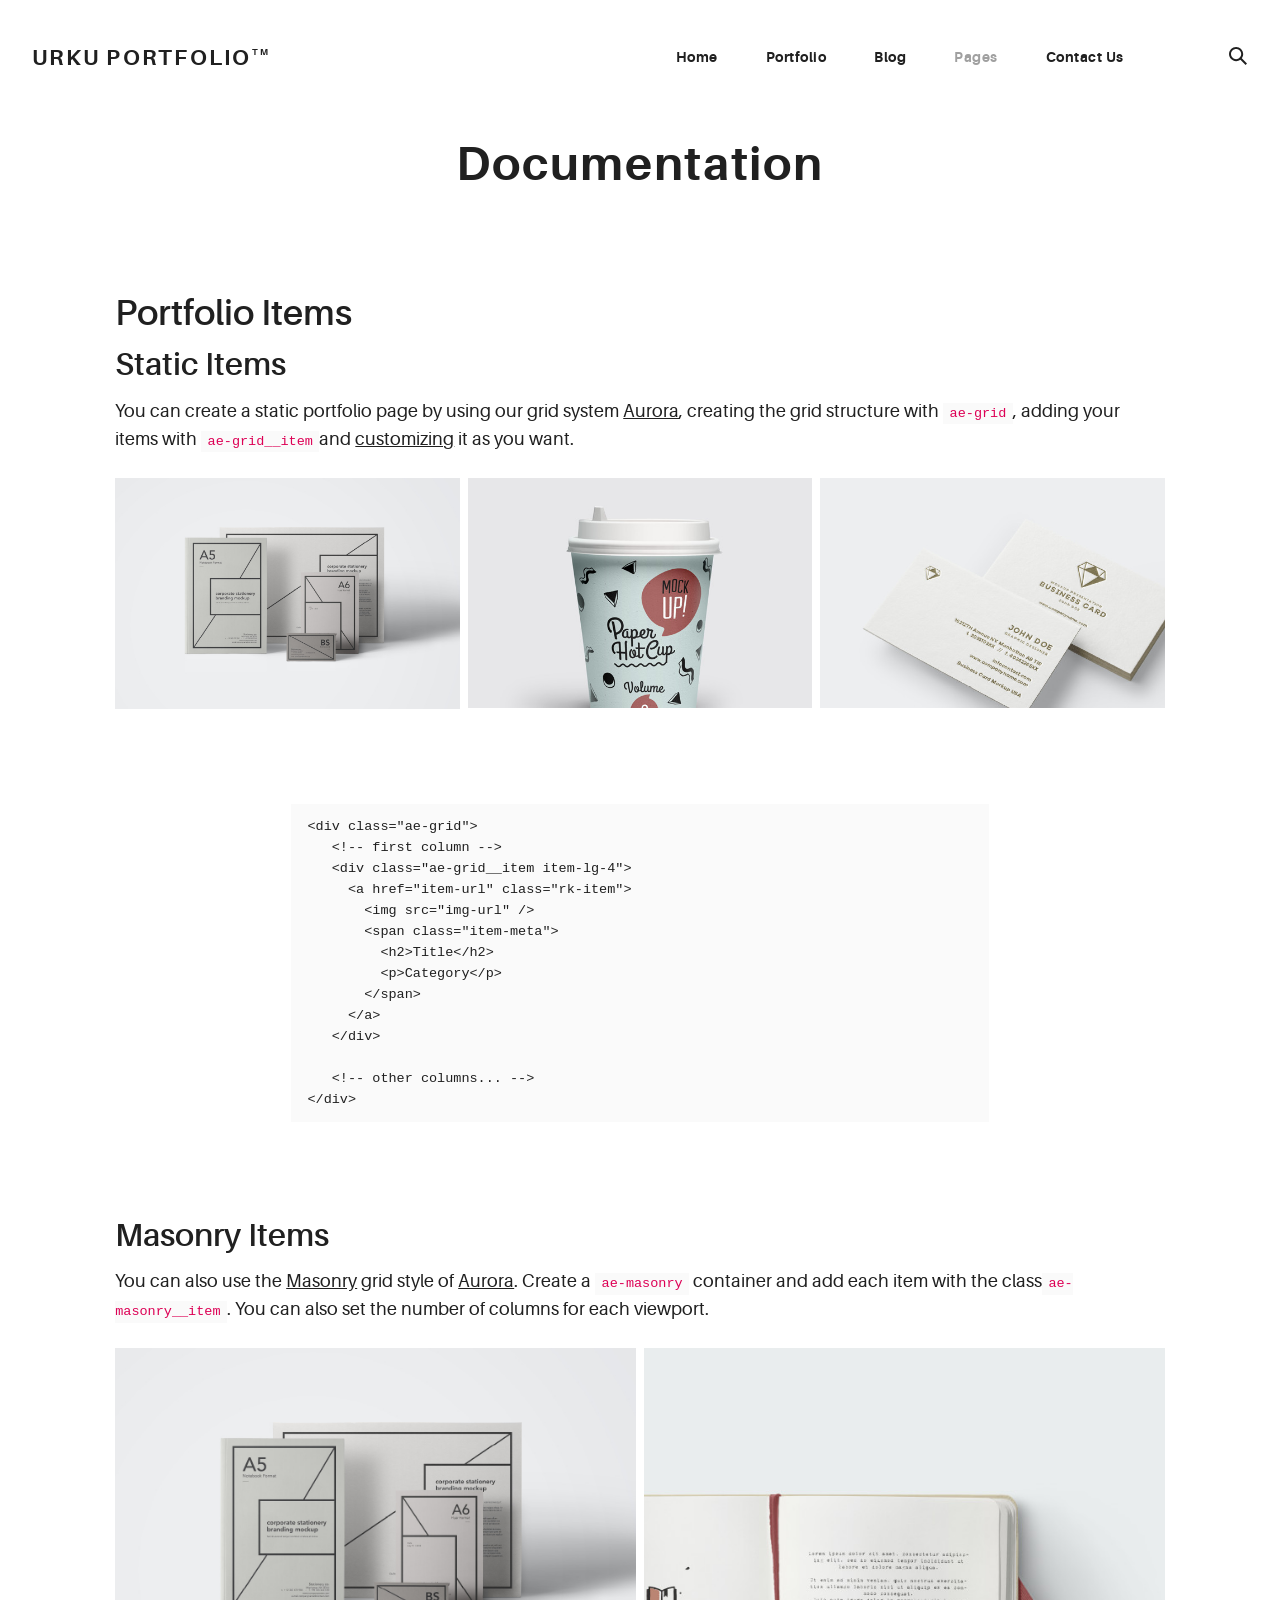
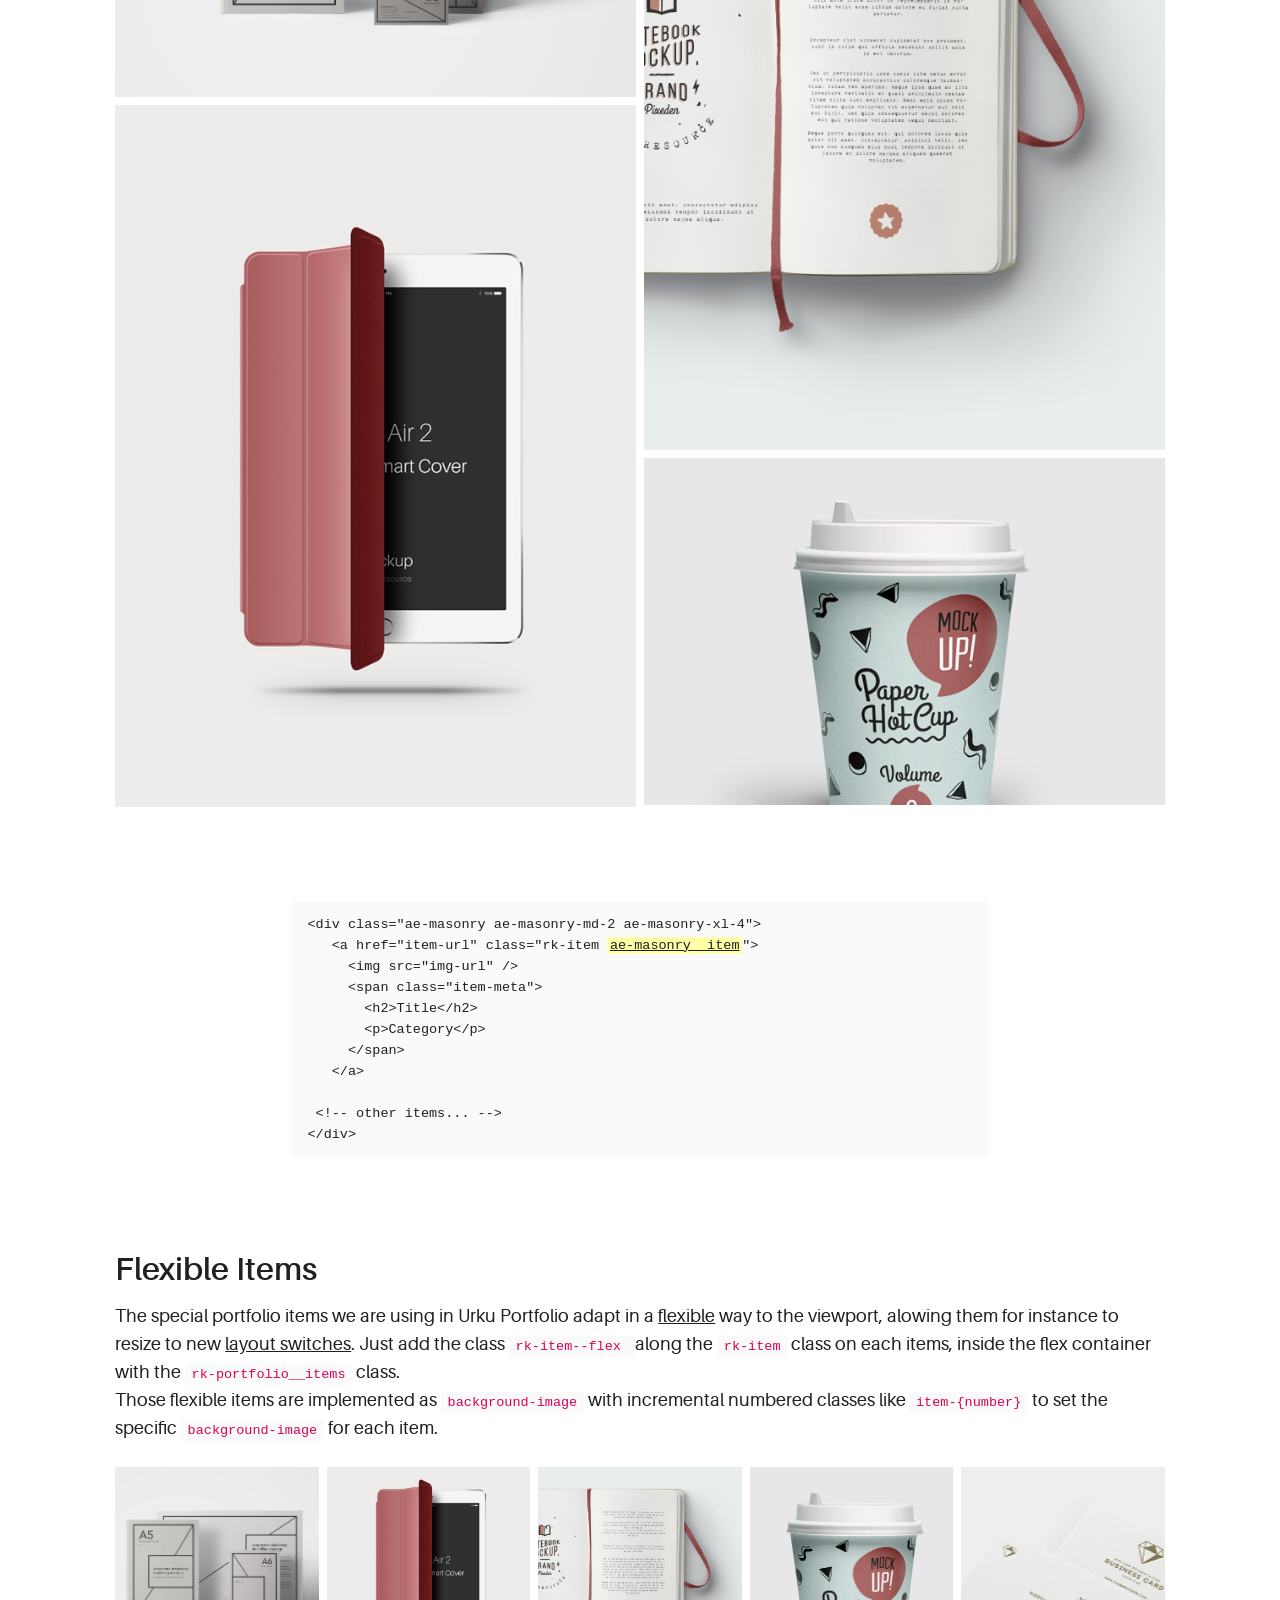
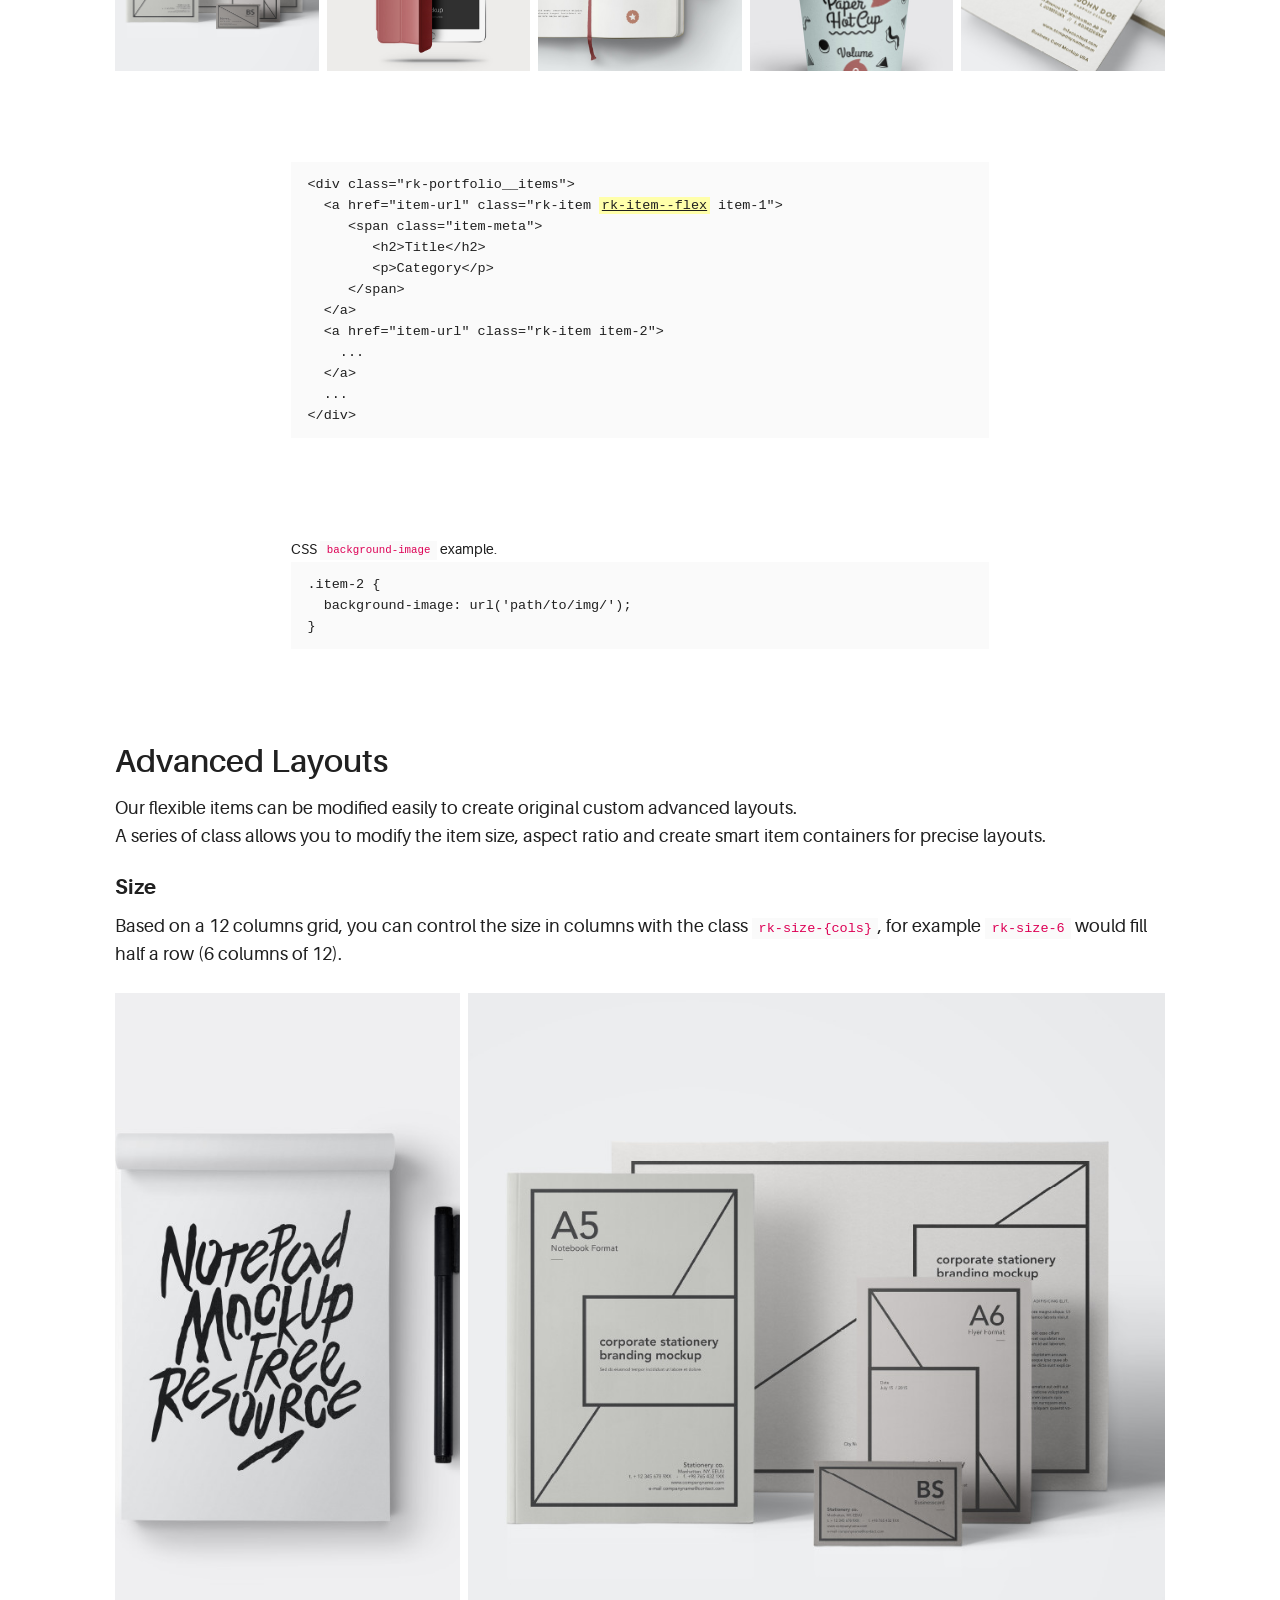
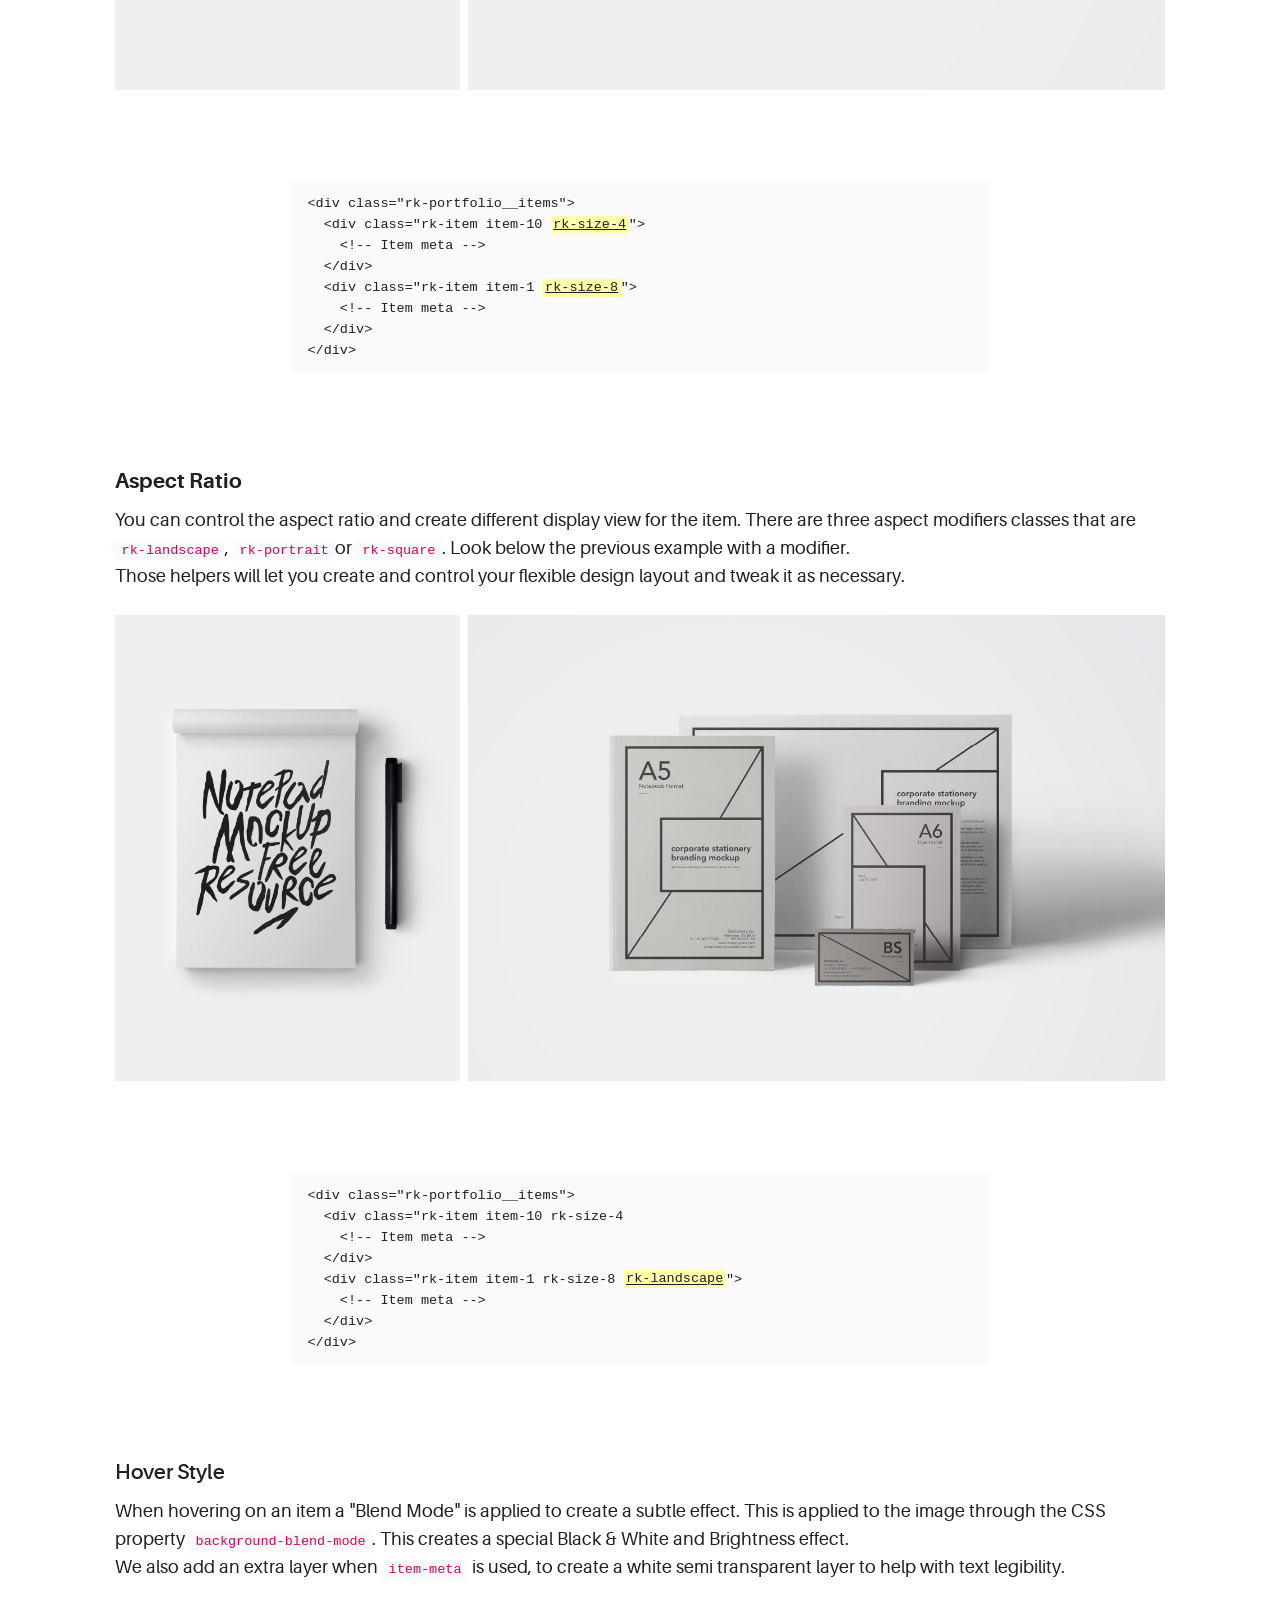
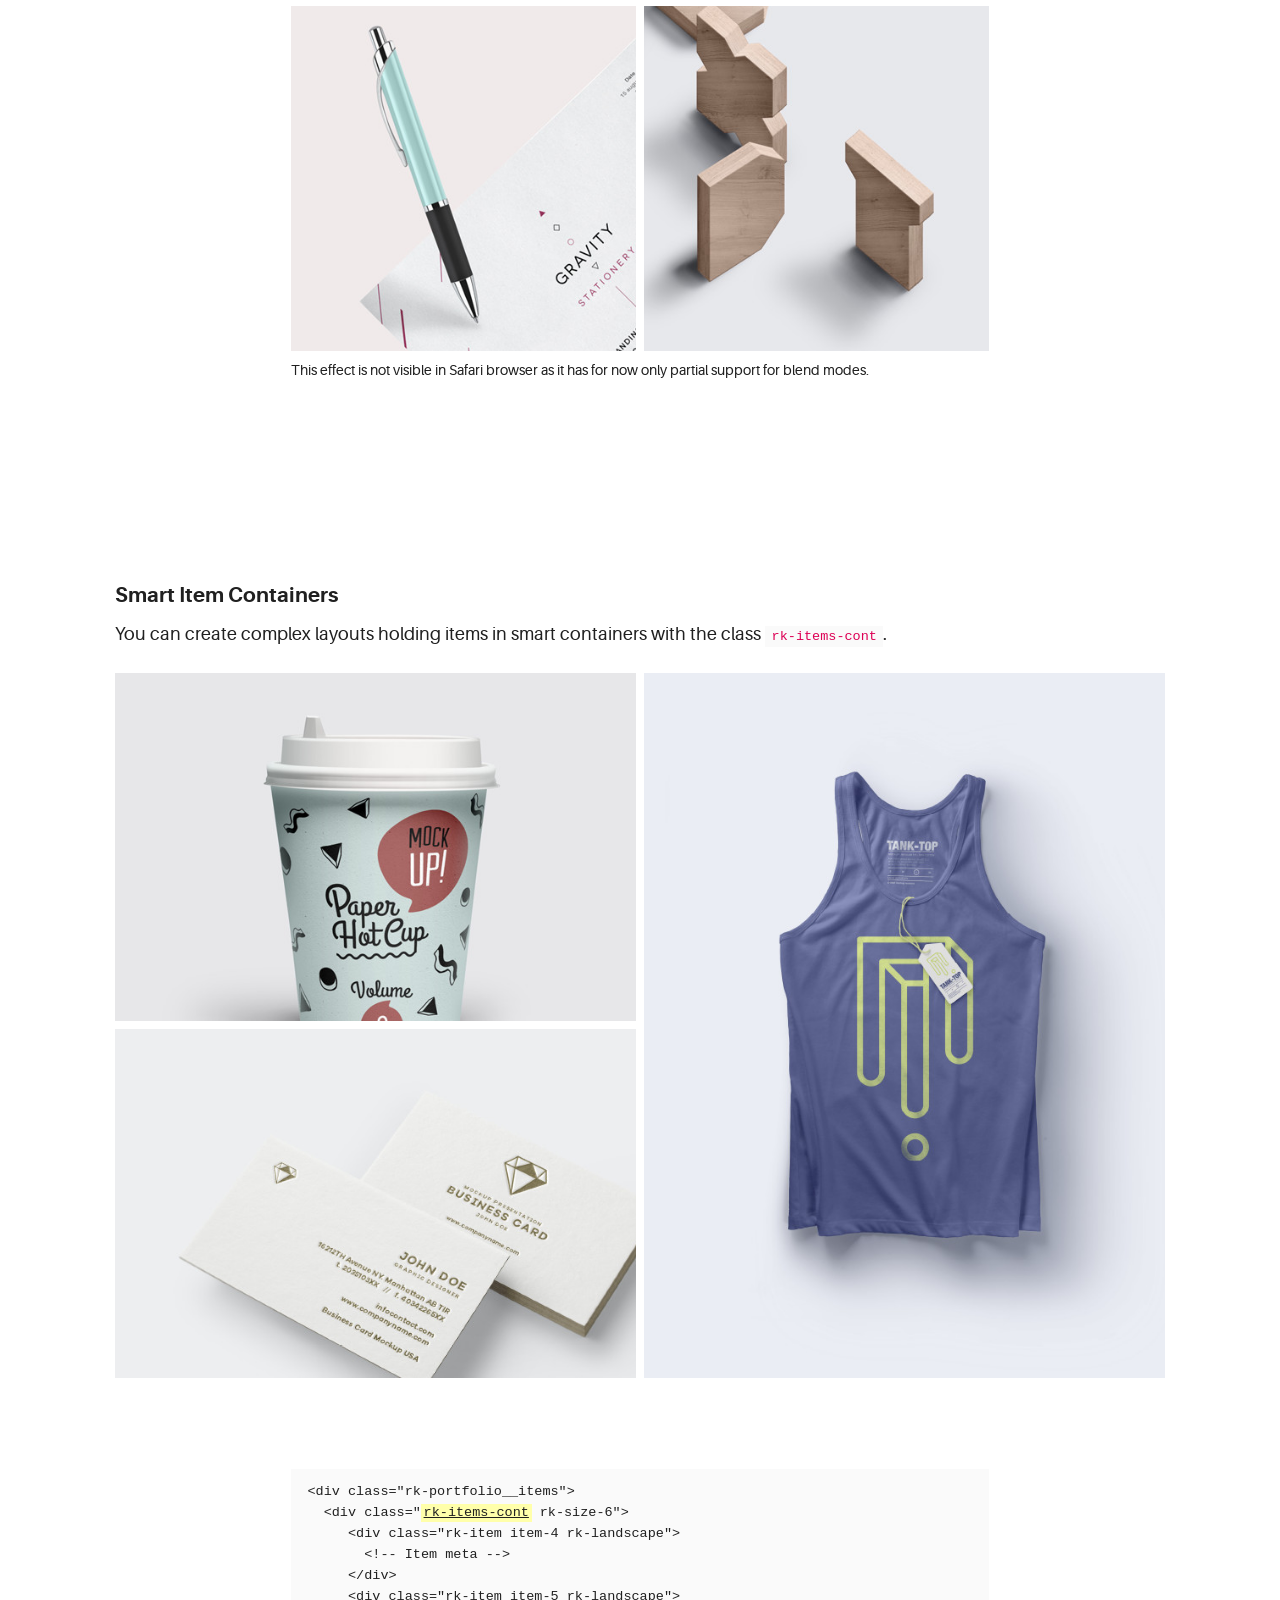
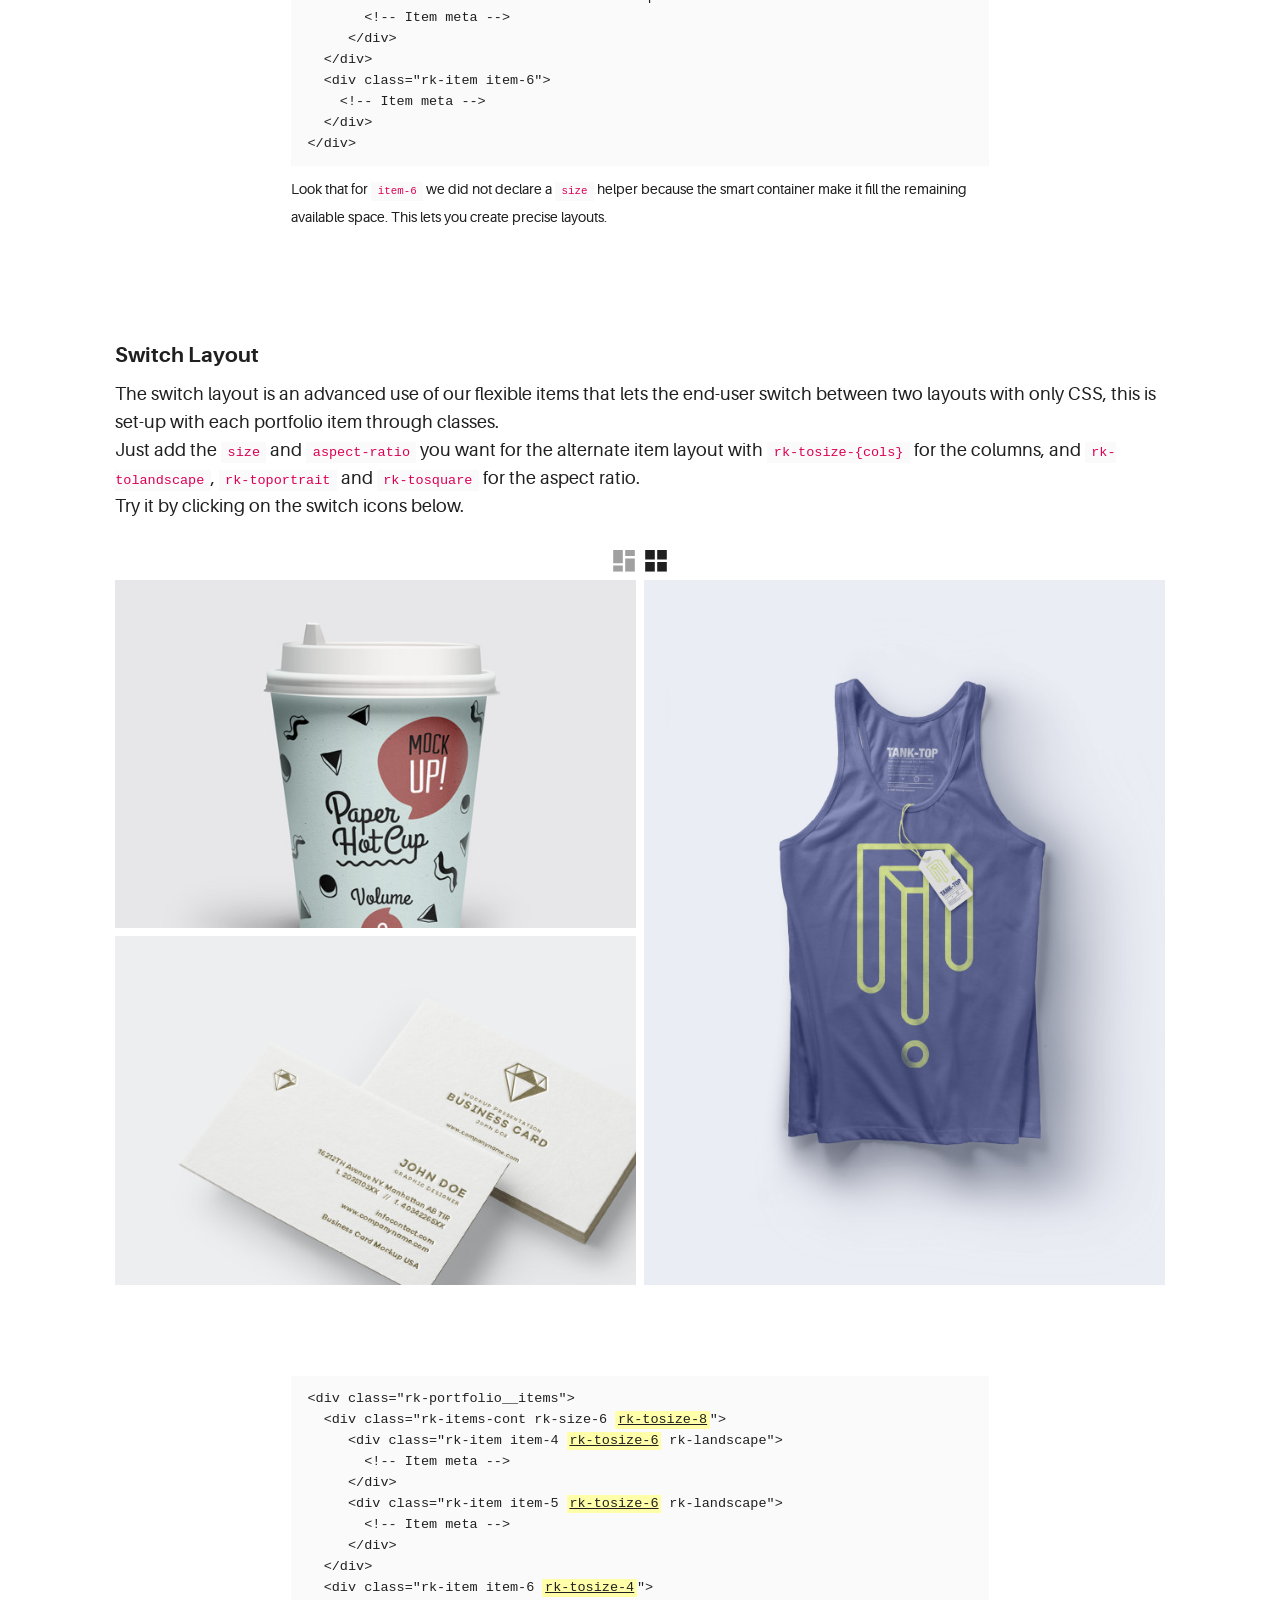
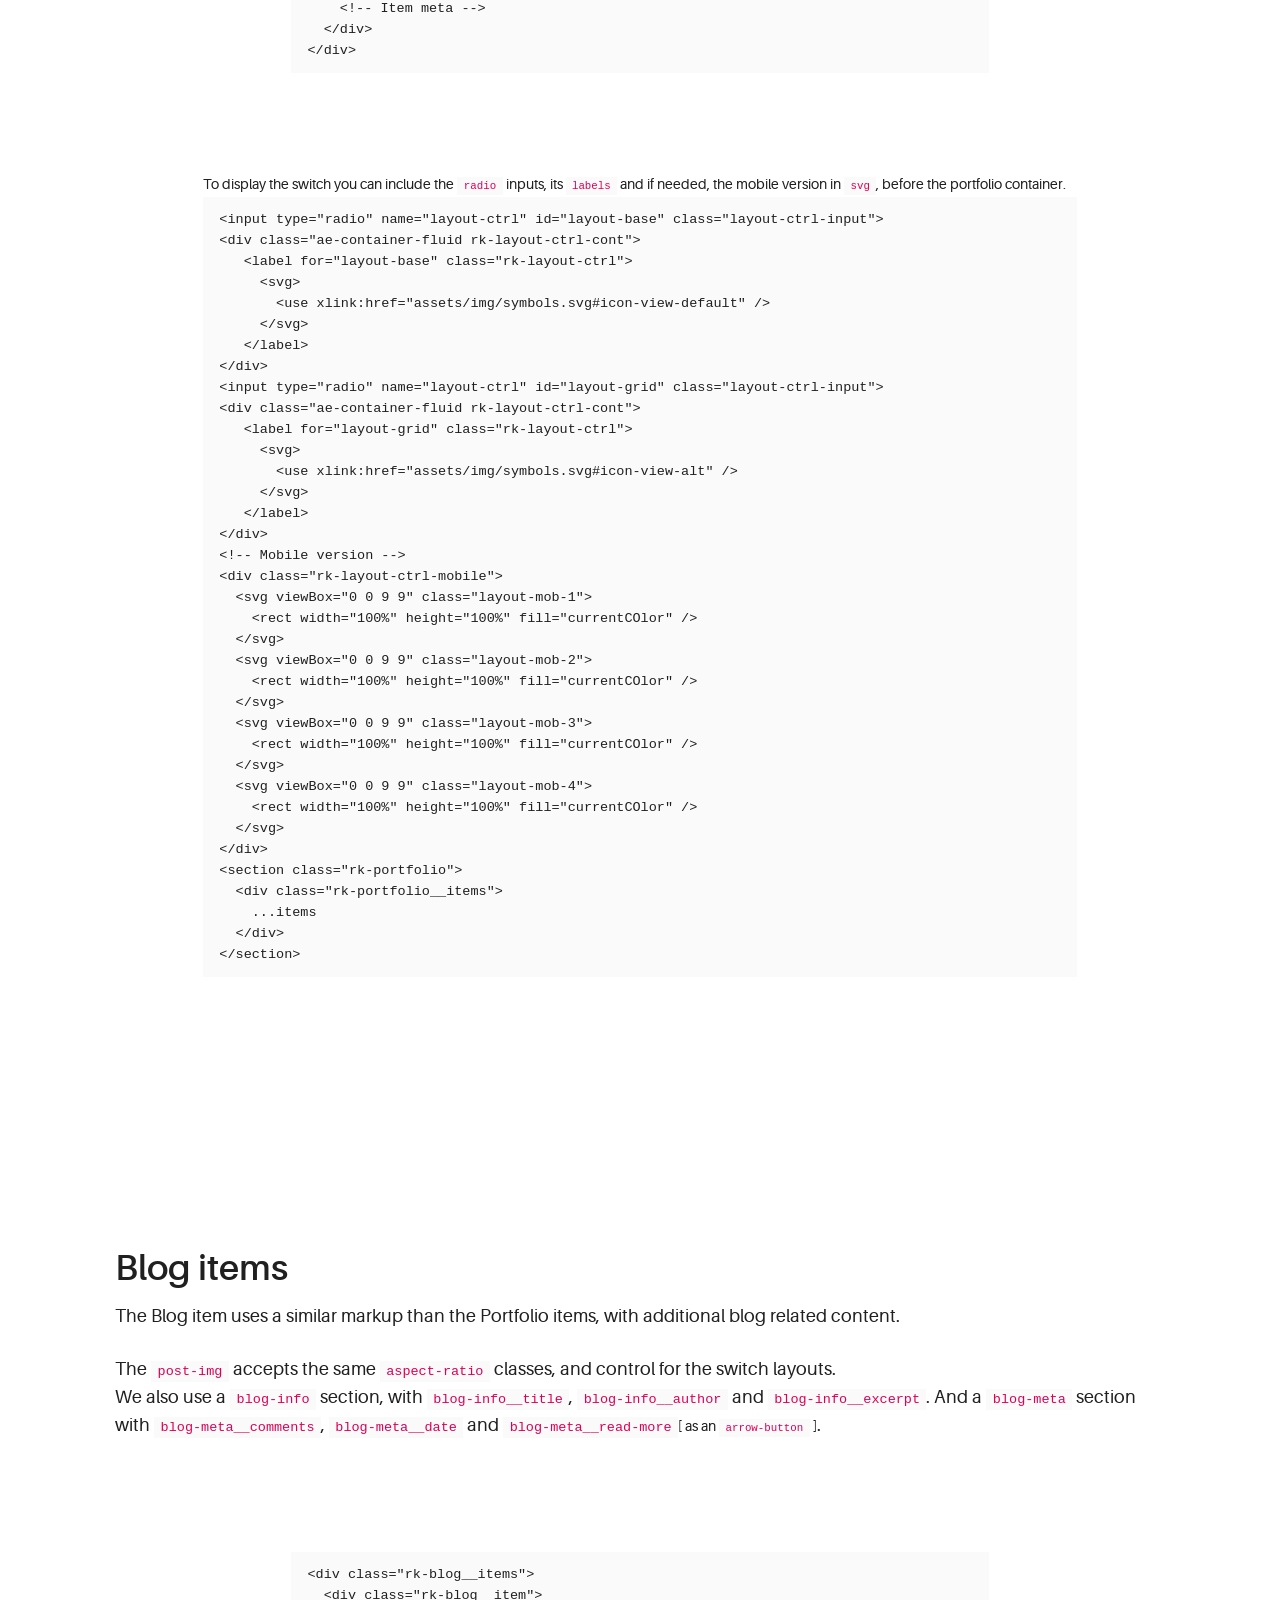
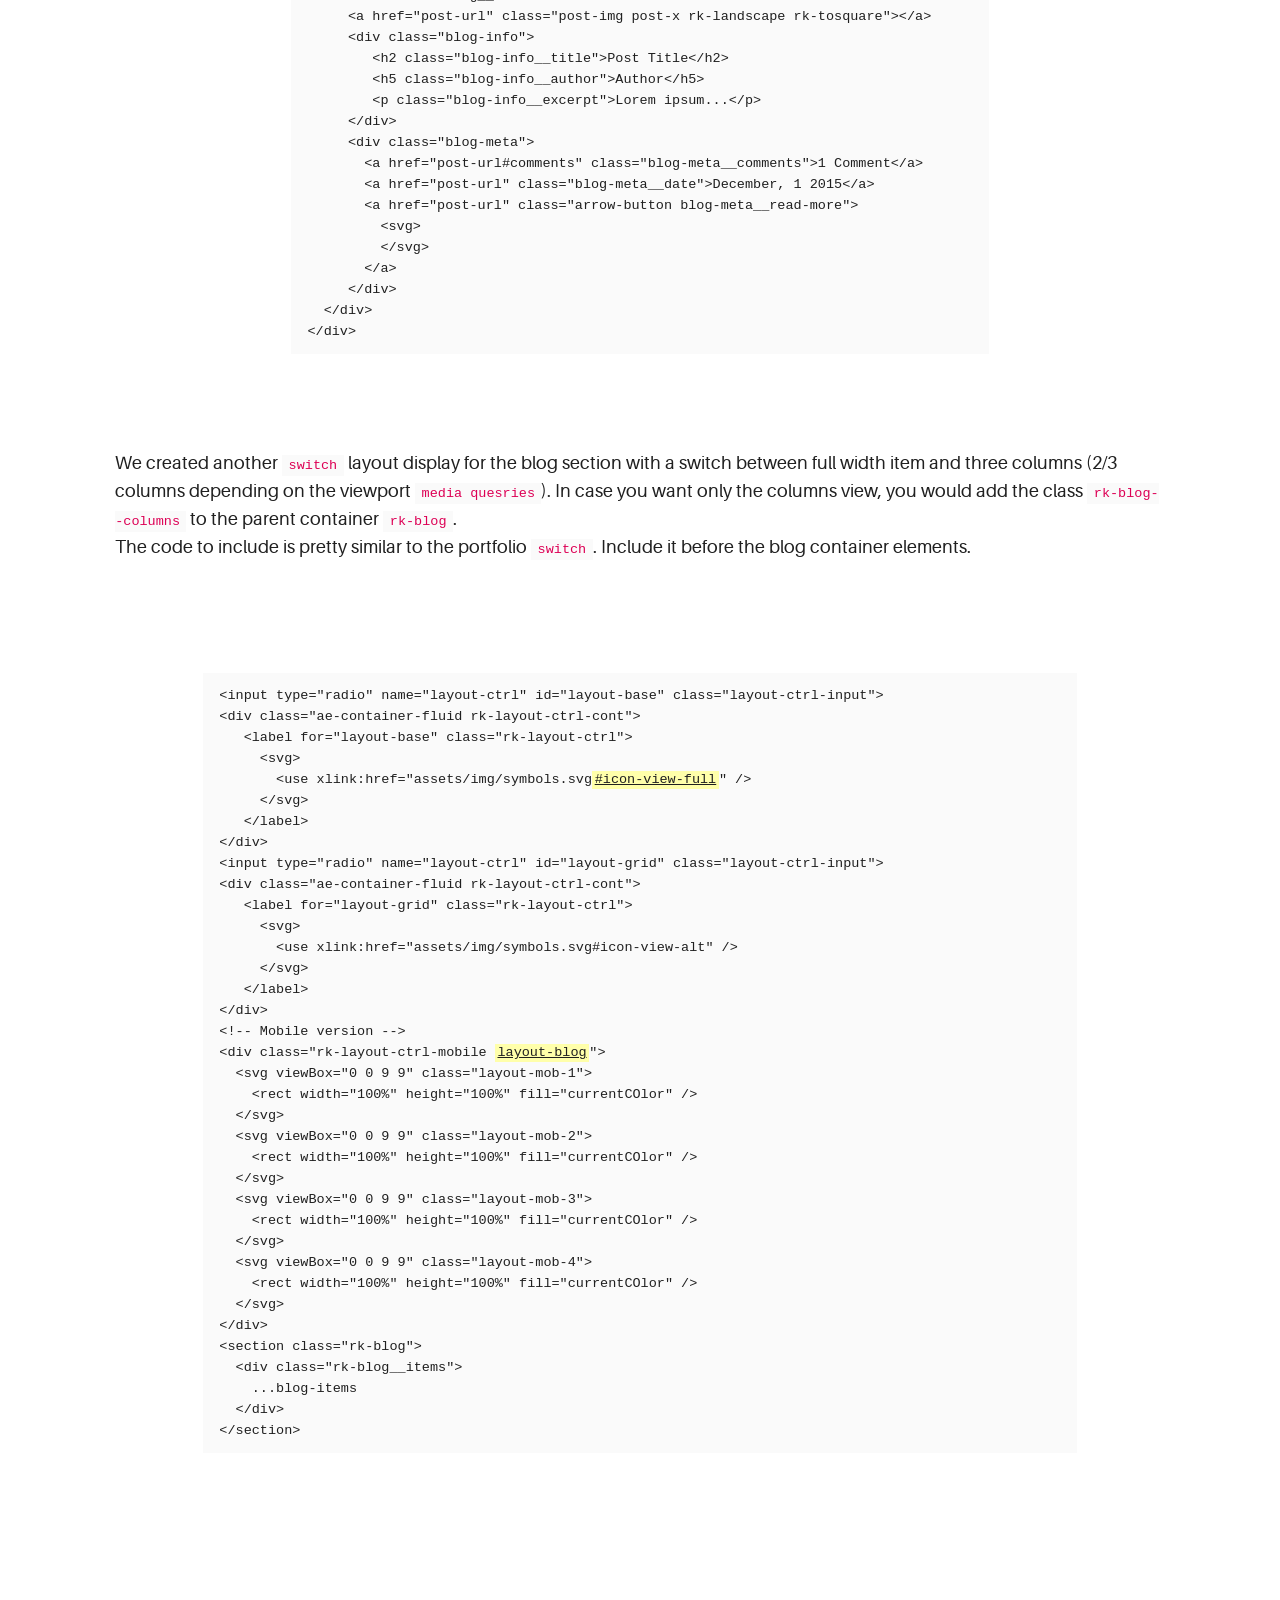
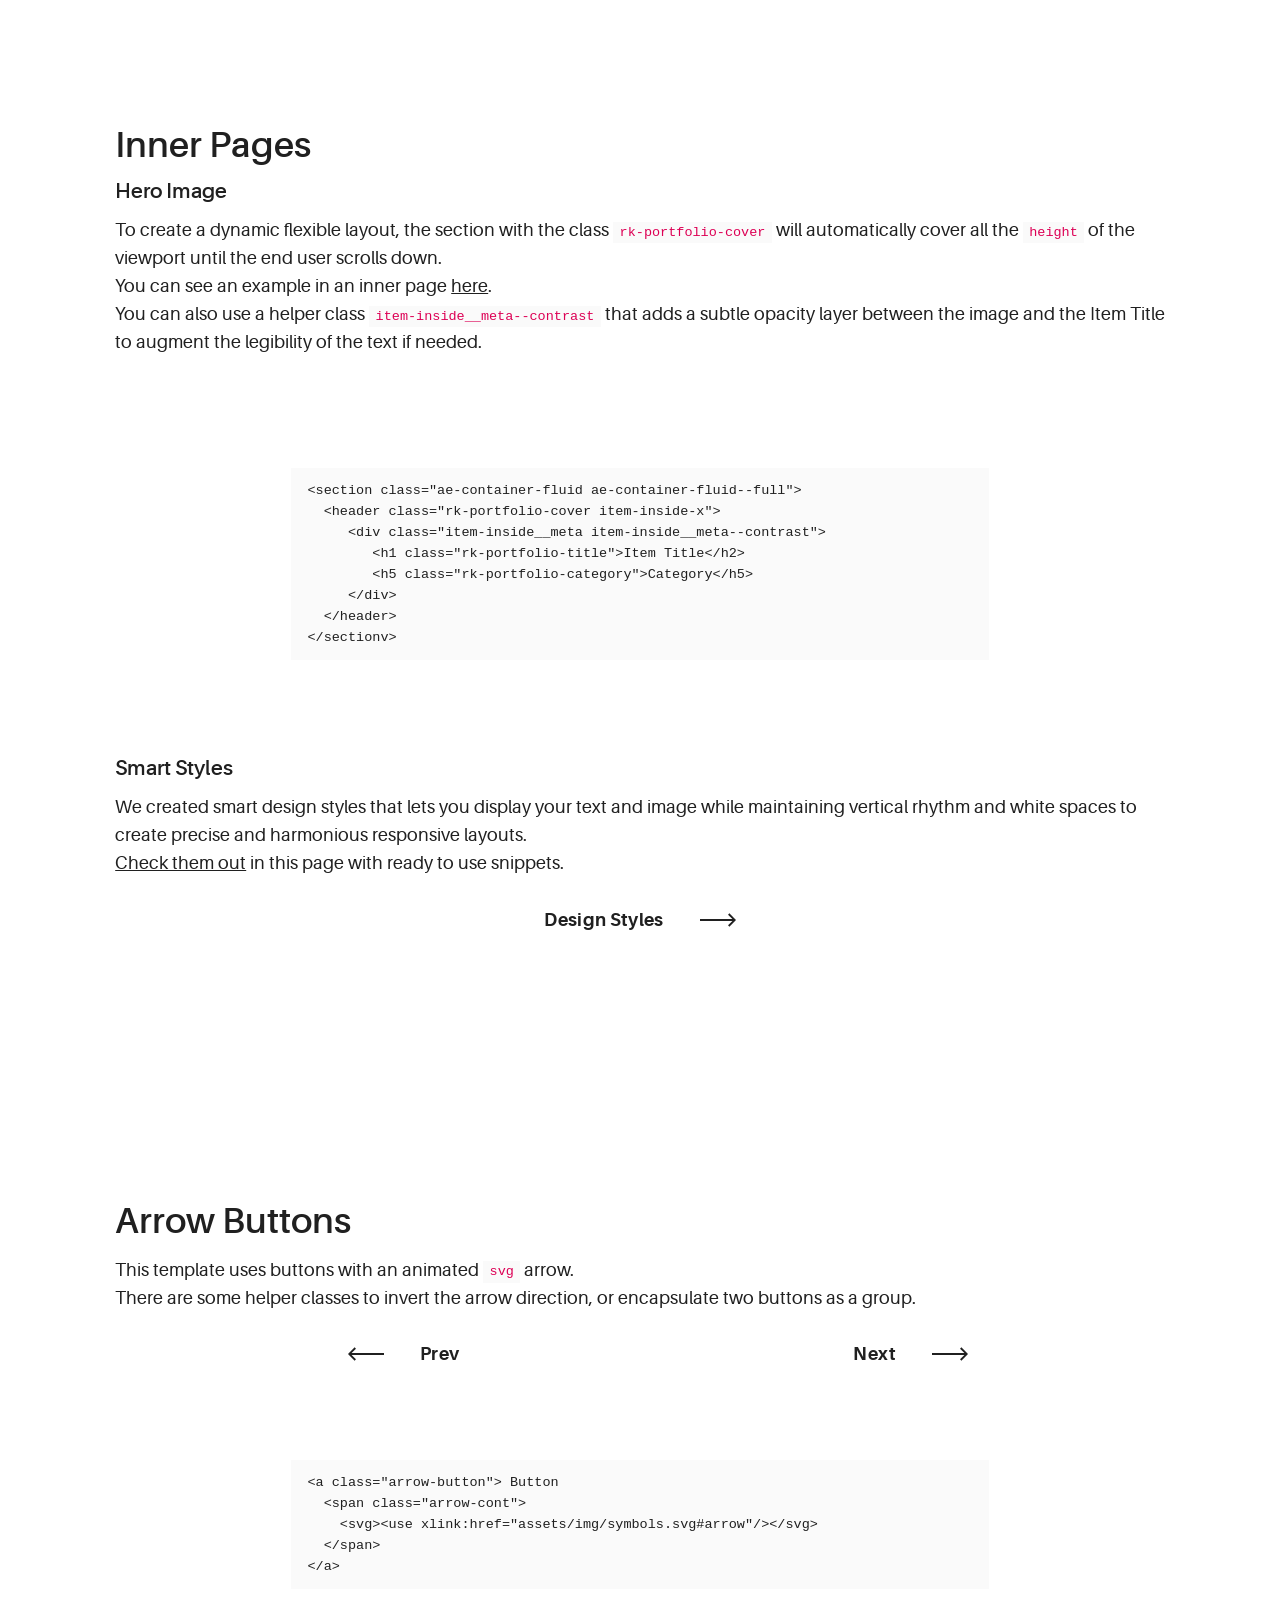
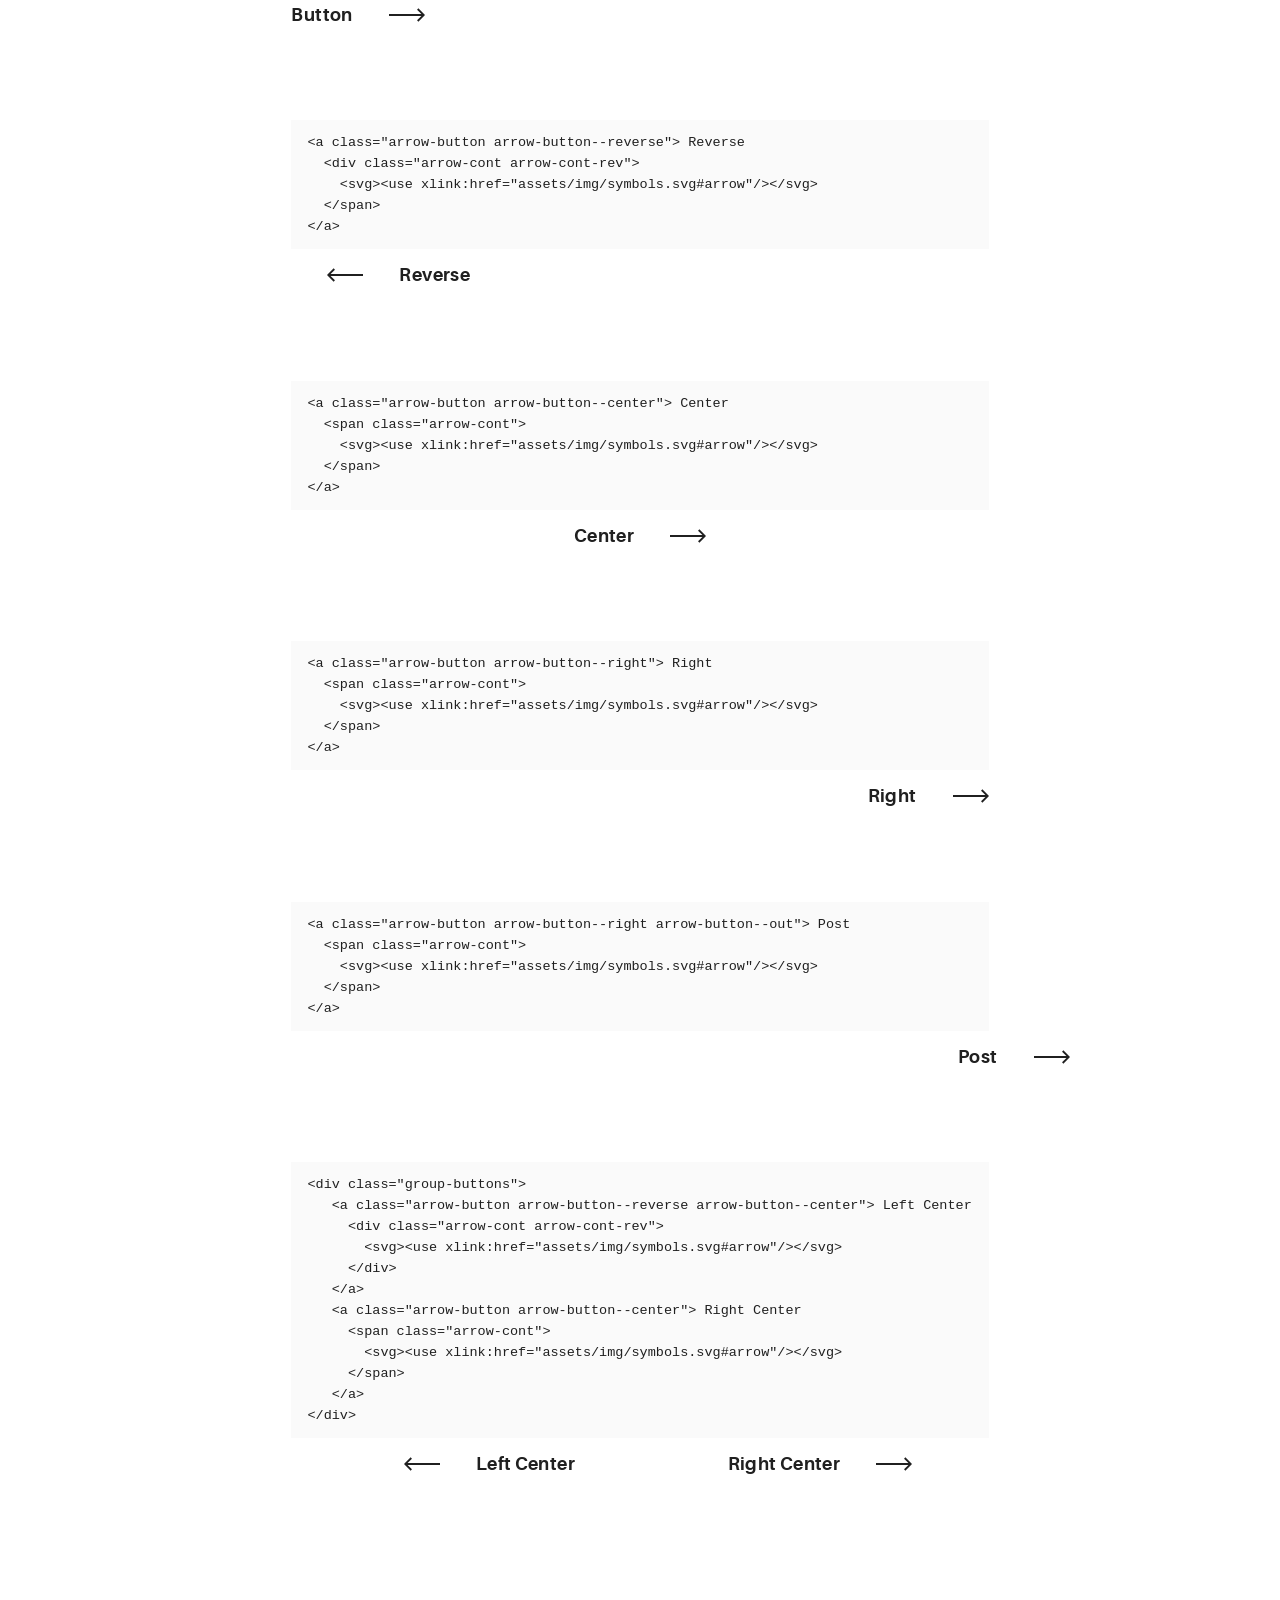
<file: URKU-Portfolio-Template-HTML5-PIXEDEN-v.1.0.5/HTML/documentation.html>
<!DOCTYPE html>
<html>
  <head>
    <meta name="viewport" content="width=device-width, initial-scale=1.0">
    <meta charset="UTF-8">
    <title>Urku Portfolio :: Pixeden</title>
    <link rel="icon" type="image/svg+xml" href="assets/img/urku-ico.svg">
    <link rel="stylesheet" href="assets/css/aurora-pack.min.css">
    <link rel="stylesheet" href="assets/css/aurora-theme-base.min.css">
    <link rel="stylesheet" href="assets/css/urku.css">
  </head>
  <body class="top-fixed">
    <header class="ae-container-fluid ae-container-fluid--full rk-header ">
      <input type="checkbox" id="mobile-menu" class="rk-mobile-menu">
      <label for="mobile-menu">
        <svg>
          <use xlink:href="assets/img/symbols.svg#bar"></use>
        </svg>
        <svg>
          <use xlink:href="assets/img/symbols.svg#bar"></use>
        </svg>
        <svg>
          <use xlink:href="assets/img/symbols.svg#bar"></use>
        </svg>
      </label>
      <div class="ae-container-fluid rk-topbar">
        <h1 class="rk-logo"><a href="index.html">urku portfolio<sup>tm</sup></a></h1>
        <nav class="rk-navigation">
          <ul class="rk-menu">
            <li class="rk-menu__item"><a href="index.html" class="rk-menu__link">Home</a>
            </li>
            <li class="rk-menu__item"><a href="portfolio.html" class="rk-menu__link">Portfolio</a>
              <nav class="rk-menu__sub">
                <ul class="rk-container">
                  <li class="rk-menu__item"><a href="portfolio.html" class="rk-menu__link">Flex</a></li>
                  <li class="rk-menu__item"><a href="portfolio-alt.html" class="rk-menu__link">Switch</a></li>
                  <li class="rk-menu__item"><a href="portfolio-raw.html" class="rk-menu__link">Static</a></li>
                  <li class="rk-menu__item"><a href="portfolio-masonry.html" class="rk-menu__link">Masonry</a></li>
                </ul>
              </nav>
            </li>
            <li class="rk-menu__item"><a href="blog.html" class="rk-menu__link">Blog</a>
            </li>
            <li class="active rk-menu__item"><a href="#0" class="rk-menu__link">Pages</a>
              <nav class="rk-menu__sub">
                <ul class="rk-container">
                  <li class="rk-menu__item"><a href="about.html" class="rk-menu__link">About</a></li>
                  <li class="rk-menu__item"><a href="documentation.html" class="rk-menu__link">Documentation</a></li>
                  <li class="rk-menu__item"><a href="design-styles.html" class="rk-menu__link">Design Styles</a></li>
                </ul>
              </nav>
            </li>
            <li class="rk-menu__item"><a href="contact.html" class="rk-menu__link">Contact Us</a>
            </li>
          </ul>
          <form class="rk-search">
            <input type="text" placeholder="Search" id="urku-search" class="rk-search-field">
            <label for="urku-search">
              <svg>
                <use xlink:href="assets/img/symbols.svg#icon-search"></use>
              </svg>
            </label>
          </form>
        </nav>
      </div>
    </header>
    <style>
      .hash-link {
        position: relative;
      }
      .hash-link:before {
        content: '#';
        opacity: 0;
        position: absolute;
        right: 100%;
        transform: translatex(.25em);
        transition: .3s;
      }
      .hash-link:hover:before {
        opacity: 1;
        transform: translatex(0);
      }
      
      .layout-ctrl-input:checked + .demo-switch {
        color: #a0a0a0;
      }
      .demo-switch {
        cursor: pointer;
        display: none;
        height: 32px;
        transition: color .3s;
        width: 28px;
      }
      .demo-switch:hover {
        color: #a0a0a0;
      }
      .demo-switch svg {
        height: 100%;
        width: 100%;
      }
      
      @media (min-width: 40em) {
        .demo-switch {
          display: inline-block !important;
        }
      }
      
    </style>
    <section class="ae-container-fluid ae-container-fluid--full rk-main">
      <div class="item-inside__meta">
        <h1 class="ae-u-bolder rk-portfolio-title ">Documentation</h1>
      </div>
      <div class="ae-container-fluid ae-container-fluid--inner">
        <div class="ae-grid ae-grid au-xs-ptp-1">
          <div class="ae-grid__item item-lg-12">
            <h2 id="portfolio-items"><a href="#portfolio-items" class="hash-link">Portfolio Items</a>
            </h2>
            <h3 id="static-items"><a href="#static-items" class="hash-link">Static Items</a>
            </h3>
            <p>You can create a static portfolio page by using our grid system <a href="http://themes-pixeden.com/aurora-kit/grid.html" class="au-underline">Aurora</a>, creating the grid structure with <code>ae-grid</code>, adding your items with <code>ae-grid__item</code>and <a href="http://themes-pixeden.com/aurora-kit/grid.html" class="au-underline">customizing</a> it as you want. </p>
            <div class="ae-grid">
              <div class="ae-grid__item item-lg-4"><a href="portfolio-item.html" class="rk-item"><img src="assets/img/project-1.jpg" alt="">
                  <div class="item-meta">
                    <h2>Essential Stationery</h2>
                    <p>Branding</p>
                  </div></a></div>
              <div class="ae-grid__item item-lg-4"><a href="portfolio-item.html" class="rk-item"><img src="assets/img/project-4.jpg" alt="">
                  <div class="item-meta">
                    <h2>Tumblr hammock</h2>
                    <p>Packaging</p>
                  </div></a></div>
              <div class="ae-grid__item item-lg-4"><a href="portfolio-item.html" class="rk-item"><img src="assets/img/project-5.jpg" alt="">
                  <div class="item-meta">
                    <h2>Biodiesel etsy</h2>
                    <p>Branding</p>
                  </div></a></div>
            </div>
          </div>
        </div>
        <div class="ae-grid au-xs-ptp-1">
          <div class="ae-grid__item item-lg-8 item-lg--offset-2">
            <pre><code>&lt;div class=&quot;ae-grid&quot;&gt; 
   &lt;!-- first column --&gt;
   &lt;div class=&quot;ae-grid__item item-lg-4&quot;&gt; 
     &lt;a href=&quot;item-url&quot; class=&quot;rk-item&quot;&gt;
       &lt;img src=&quot;img-url&quot; /&gt;
       &lt;span class=&quot;item-meta&quot;&gt;
         &lt;h2&gt;Title&lt;/h2&gt;
         &lt;p&gt;Category&lt;/p&gt;
       &lt;/span&gt;
     &lt;/a&gt;
   &lt;/div&gt;
   &nbsp;
   &lt;!-- other columns... --&gt;
&lt;/div&gt;</code></pre>
          </div>
        </div>
        <div class="ae-grid ae-grid au-xs-ptp-1">
          <div class="ae-grid__item item-lg-12">
            <h3 id="masonry-items"><a href="#masonry-items" class="hash-link">Masonry Items</a>
            </h3>
            <p>You can also use the <a href="http://themes-pixeden.com/aurora-kit/grid.html#masonry-grid" class="au-underline">Masonry</a> grid style of <a href="http://themes-pixeden.com/aurora-kit/grid.html" class="au-underline">Aurora</a>. Create a <code>ae-masonry</code> container and add each item with the class<code>ae-masonry__item</code>. You can also set the number of columns for each viewport.</p>
            <div class="ae-masonry ae-masonry-md-2"><a href="portfolio-item.html" class="rk-item ae-masonry__item"><img src="assets/img/project-1.jpg" alt="">
                <div class="item-meta">
                  <h2>Essential Stationery</h2>
                  <p>Branding</p>
                </div></a><a href="portfolio-item.html" class="rk-item ae-masonry__item"><img src="assets/img/project-2.jpg" alt="">
                <div class="item-meta">
                  <h2>Pickled Tousled</h2>
                  <p>Art Direction</p>
                </div></a><a href="portfolio-item.html" class="rk-item ae-masonry__item"><img src="assets/img/project-3.jpg" alt="">
                <div class="item-meta">
                  <h2>Waistcoat vegan</h2>
                  <p>Graphic Design</p>
                </div></a><a href="portfolio-item.html" class="rk-item ae-masonry__item"><img src="assets/img/project-4.jpg" alt="">
                <div class="item-meta">
                  <h2>Tumblr hammock</h2>
                  <p>Packaging</p>
                </div></a>
            </div>
          </div>
        </div>
        <div class="ae-grid au-xs-ptp-1">
          <div class="ae-grid__item item-lg-8 item-lg--offset-2">
            <pre><code>&lt;div class=&quot;ae-masonry ae-masonry-md-2 ae-masonry-xl-4&quot;&gt; 
   &lt;a href=&quot;item-url&quot; class=&quot;rk-item <ins>ae-masonry__item</ins>&quot;&gt;
     &lt;img src=&quot;img-url&quot; /&gt;
     &lt;span class=&quot;item-meta&quot;&gt;
       &lt;h2&gt;Title&lt;/h2&gt;
       &lt;p&gt;Category&lt;/p&gt;
     &lt;/span&gt;
   &lt;/a&gt;
 &nbsp;
 &lt;!-- other items... --&gt;
&lt;/div&gt;</code></pre>
          </div>
        </div>
        <div class="ae-grid ae-grid au-xs-ptp-1">
          <div class="ae-grid__item item-lg-12">
            <h3 id="flexible-items"><a href="#flexible-items" class="hash-link">Flexible Items</a>
            </h3>
            <p>The special portfolio items we are using in Urku Portfolio adapt in a <a href="https://developer.mozilla.org/en-US/docs/Web/CSS/CSS_Flexible_Box_Layout/Using_CSS_flexible_boxes" target="_balnk" class="au-underline">flexible</a> way to the viewport, alowing them for instance to resize to new <a href="#switch-layout" class="au-underline">layout switches</a>. Just add the class <code>rk-item--flex </code> along the <code>rk-item</code> class on each items, inside the flex container with the <code>rk-portfolio__items</code> class.<br>Those flexible items are implemented as <code>background-image</code> with incremental numbered classes like <code>item-{number}</code> to set the specific <code>background-image</code> for each item.</p>
          </div>
        </div>
        <div class="rk-portfolio__items"><a href="portfolio-item.html" class="item-1 rk-item rk-item--flex"><span class="item-meta">
              <h2>Essential Stationery</h2>
              <p>Branding</p></span></a><a href="portfolio-item.html" class="item-2 rk-item rk-item--flex"><span class="item-meta">
              <h2>Pickled Tousled</h2>
              <p>Art Direction</p></span></a><a href="portfolio-item.html" class="item-3 rk-item rk-item--flex"><span class="item-meta">
              <h2>Waistcoat vegan</h2>
              <p>Graphic Design</p></span></a><a href="portfolio-item.html" class="item-4 rk-item rk-item--flex"><span class="item-meta">
              <h2>Tumblr hammock</h2>
              <p>Packaging</p></span></a><a href="portfolio-item.html" class="item-5 rk-item rk-item--flex"><span class="item-meta">
              <h2>Biodiesel etsy</h2>
              <p>Branding</p></span></a>
        </div>
        <div class="ae-grid au-xs-ptp-1">
          <div class="ae-grid__item item-lg-8 item-lg--offset-2">
            <pre><code>&lt;div class=&quot;rk-portfolio__items&quot;&gt; 
  &lt;a href=&quot;item-url&quot; class=&quot;rk-item <ins>rk-item--flex</ins> item-1&quot;&gt;
     &lt;span class=&quot;item-meta&quot;&gt;
        &lt;h2&gt;Title&lt;/h2&gt;
        &lt;p&gt;Category&lt;/p&gt;
     &lt;/span&gt;
  &lt;/a&gt;
  &lt;a href=&quot;item-url&quot; class=&quot;rk-item item-2&quot;&gt;
    ...
  &lt;/a&gt;
  ...
&lt;/div&gt;</code></pre>
          </div>
        </div>
        <div class="ae-grid au-xs-ptp-1">
          <div class="ae-grid__item item-lg-8 item-lg--offset-2"><span><small>CSS <code>background-image</code> example.</small></span>
            <pre><code>.item-2 {
  background-image: url('path/to/img/');
}</code></pre>
          </div>
        </div>
        <div class="ae-grid au-xs-ptp-1">
          <div class="ae-grid__item item-lg-12">
            <h3 id="advanced-layouts"><a href="#advanced-layouts" class="hash-link">Advanced Layouts</a>
            </h3>
            <p>Our flexible items can be modified easily to create original custom advanced layouts.<br>A series of class allows you to modify the item size, aspect ratio and create smart item containers for precise layouts.</p>
            <h5 id="size" class="ae-u-bolder"><a href="#size" class="hash-link">Size</a>
            </h5>
            <p>Based on a 12 columns grid, you can control the size in columns with the class <code>rk-size-{cols}</code>, for example <code>rk-size-6</code> would fill half a row (6 columns of 12).</p>
            <div class="rk-portfolio__items">
              <div class="rk-item rk-item--flex item-10 rk-size-4"></div>
              <div class="rk-item rk-item--flex item-1 rk-size-8"></div>
            </div>
          </div>
        </div>
        <div class="ae-grid au-xs-ptp-1">
          <div class="ae-grid__item item-lg-8 item-lg--offset-2">
            <pre><code>&lt;div class=&quot;rk-portfolio__items&quot;&gt; 
  &lt;div class=&quot;rk-item item-10 <ins>rk-size-4</ins>&quot;&gt;
    &lt;!-- Item meta --&gt;
  &lt;/div&gt;
  &lt;div class=&quot;rk-item item-1 <ins>rk-size-8</ins>&quot;&gt;
    &lt;!-- Item meta --&gt;
  &lt;/div&gt;
&lt;/div&gt;</code></pre>
          </div>
        </div>
        <div class="ae-grid au-xs-ptp-1">
          <div class="ae-grid__item item-lg-12">
            <h5 id="aspect-ratio" class="ae-u-bolder"><a href="#aspect-ratio" class="hash-link">Aspect Ratio</a>
            </h5>
            <p>You can control the aspect ratio and create different display view for the item. There are three aspect modifiers classes that are <code>rk-landscape</code>, <code>rk-portrait</code>or <code>rk-square</code>. Look below the previous example with a modifier. <br>Those helpers will let you create and control your flexible design layout and tweak it as necessary.</p>
            <div class="rk-portfolio__items">
              <div class="rk-item rk-item--flex item-10 rk-size-4"></div>
              <div class="rk-item rk-item--flex item-1 rk-size-8 rk-landscape"></div>
            </div>
          </div>
        </div>
        <div class="ae-grid au-xs-ptp-1 au-xs-pbp-1">
          <div class="ae-grid__item item-lg-8 item-lg--offset-2">
            <pre><code>&lt;div class=&quot;rk-portfolio__items&quot;&gt; 
  &lt;div class=&quot;rk-item item-10 rk-size-4
    &lt;!-- Item meta --&gt;
  &lt;/div&gt;
  &lt;div class=&quot;rk-item item-1 rk-size-8 <ins>rk-landscape</ins>&quot;&gt;
    &lt;!-- Item meta --&gt;
  &lt;/div&gt;
&lt;/div&gt;</code></pre>
          </div>
        </div>
        <div class="ae-grid ae-grid">
          <div class="ae-grid__item item-lg-12">
            <h5 id="hover-style"><a href="#hover-style" class="hash-link">Hover Style</a>
            </h5>
            <p>When hovering on an item a "Blend Mode" is applied to create a subtle effect. This is applied to the image through the CSS property <code>background-blend-mode</code>. This creates a special Black &amp; White and Brightness effect.<br>We also add an extra layer when <code>item-meta</code> is used, to create a white semi transparent layer to help with text legibility.</p>
            <div class="ae-grid au-xs-pbp-1">
              <div class="ae-grid__item item-lg-8 item-lg--offset-2">
                <div class="rk-portfolio__items"><a href="#0" class="rk-item rk-item--flex item-7"></a><a href="#0" class="rk-item rk-item--flex item-8 rk-landscape">
                    <div class="item-meta">
                      <h2>Trust fund</h2>
                      <p>Packaging</p>
                    </div></a></div>
                <p><small> This effect is not visible in Safari browser as it has for now only partial support for blend modes.</small></p>
              </div>
            </div>
          </div>
        </div>
        <div class="ae-grid au-xs-ptp-1">
          <div class="ae-grid__item item-lg-12">
            <h5 id="smart-item-containers" class="ae-u-bolder"><a href="#smart-item-containers" class="hash-link">Smart Item Containers</a>
            </h5>
            <p>You can create complex layouts holding items in smart containers with the class <code>rk-items-cont</code>.</p>
            <div class="rk-portfolio__items">
              <div class="rk-items-cont rk-size-6">
                <div class="rk-item rk-item--flex item-4 rk-landscape"></div>
                <div class="rk-item rk-item--flex item-5 rk-landscape"></div>
              </div>
              <div class="rk-item rk-item--flex item-6"></div>
            </div>
          </div>
        </div>
        <div class="ae-grid au-xs-ptp-1">
          <div class="ae-grid__item item-lg-8 item-lg--offset-2">
            <pre><code>&lt;div class=&quot;rk-portfolio__items&quot;&gt; 
  &lt;div class=&quot;<ins>rk-items-cont</ins> rk-size-6&quot;&gt;
     &lt;div class=&quot;rk-item item-4 rk-landscape&quot;&gt;
       &lt;!-- Item meta --&gt;
     &lt;/div&gt;
     &lt;div class=&quot;rk-item item-5 rk-landscape&quot;&gt;
       &lt;!-- Item meta --&gt;
     &lt;/div&gt;
  &lt;/div&gt;
  &lt;div class=&quot;rk-item item-6&quot;&gt;
    &lt;!-- Item meta --&gt;
  &lt;/div&gt;
&lt;/div&gt;</code></pre>
            <p> <small>Look that for <code>item-6</code> we did not declare a <code>size</code> helper because the smart container make it fill the remaining available space. This lets you create precise layouts.</small></p>
          </div>
        </div>
        <div class="ae-grid au-xs-ptp-1">
          <div class="ae-grid__item item-lg-12">
            <h5 id="switch-layout" class="ae-u-bolder"><a href="#switch-layout" class="hash-link">Switch Layout</a>
            </h5>
            <p>The switch layout is an advanced use of our flexible items that lets the end-user switch between two layouts with only CSS, this is set-up with each portfolio item through classes.<br>Just add the <code>size</code> and <code>aspect-ratio</code> you want for the alternate item layout with <code>rk-tosize-{cols}</code> for the columns, and <code>rk-tolandscape</code>, <code>rk-toportrait</code> and <code>rk-tosquare</code> for the aspect ratio. <br>Try it by clicking on the switch icons below.</p>
          </div>
        </div>
        <div class="au-xs-ta-center">
          <input type="radio" name="layout-ctrl" checked id="layout-base" class="layout-ctrl-input">
          <label for="layout-base" class="demo-switch">
            <svg>
              <use xlink:href="assets/img/symbols.svg#icon-view-default"></use>
            </svg>
          </label>
          <input type="radio" name="layout-ctrl" id="layout-grid" class="layout-ctrl-input">
          <label for="layout-grid" class="demo-switch">
            <svg>
              <use xlink:href="assets/img/symbols.svg#icon-view-alt"></use>
            </svg>
          </label>
          <section class="rk-portfolio">
            <div class="rk-portfolio__items">
              <div class="rk-items-cont rk-size-6 rk-tosize-8">
                <div class="rk-item rk-item--flex item-4 rk-tosize-6 rk-landscape">
                  <div class="item-meta">
                    <h2>Tumblr hammock</h2>
                    <p>Packaging</p>
                  </div>
                </div>
                <div class="rk-item rk-item--flex item-5 rk-tosize-6 rk-landscape">
                  <div class="item-meta">
                    <h2>Biodiesel etsy</h2>
                    <p>Branding</p>
                  </div>
                </div>
              </div>
              <div class="rk-item rk-item--flex item-6 rk-tosize-4">
                <div class="item-meta">
                  <h2>Gentrify artisan</h2>
                  <p>Graphic Design</p>
                </div>
              </div>
            </div>
          </section>
        </div>
        <div class="ae-grid au-xs-ptp-1">
          <div class="ae-grid__item item-lg-8 item-lg--offset-2">
            <pre><code>&lt;div class=&quot;rk-portfolio__items&quot;&gt; 
  &lt;div class=&quot;rk-items-cont rk-size-6 <ins>rk-tosize-8</ins>&quot;&gt;
     &lt;div class=&quot;rk-item item-4 <ins>rk-tosize-6</ins> rk-landscape&quot;&gt;
       &lt;!-- Item meta --&gt;
     &lt;/div&gt;
     &lt;div class=&quot;rk-item item-5 <ins>rk-tosize-6</ins> rk-landscape&quot;&gt;
       &lt;!-- Item meta --&gt;
     &lt;/div&gt;
  &lt;/div&gt;
  &lt;div class=&quot;rk-item item-6 <ins>rk-tosize-4</ins>&quot;&gt;
    &lt;!-- Item meta --&gt;
  &lt;/div&gt;
&lt;/div&gt;</code></pre>
          </div>
        </div>
        <div class="ae-grid au-xs-ptp-1">
          <div class="ae-grid__item item-lg-10 item-lg--offset-1"><span> <small>To display the switch you can include the <code>radio</code> inputs, its <code>labels</code> and if needed, the mobile version in <code>svg</code>, before the portfolio container.</small></span>
            <pre><code>&lt;input type=&quot;radio&quot; name=&quot;layout-ctrl&quot; id=&quot;layout-base&quot; class=&quot;layout-ctrl-input&quot;&gt; 
&lt;div class=&quot;ae-container-fluid rk-layout-ctrl-cont&quot;&gt;
   &lt;label for=&quot;layout-base&quot; class=&quot;rk-layout-ctrl&quot;&gt;
     &lt;svg&gt;
       &lt;use xlink:href=&quot;assets/img/symbols.svg#icon-view-default&quot; /&gt;
     &lt;/svg&gt;
   &lt;/label&gt;
&lt;/div&gt;
&lt;input type=&quot;radio&quot; name=&quot;layout-ctrl&quot; id=&quot;layout-grid&quot; class=&quot;layout-ctrl-input&quot;&gt; 
&lt;div class=&quot;ae-container-fluid rk-layout-ctrl-cont&quot;&gt;
   &lt;label for=&quot;layout-grid&quot; class=&quot;rk-layout-ctrl&quot;&gt;
     &lt;svg&gt;
       &lt;use xlink:href=&quot;assets/img/symbols.svg#icon-view-alt&quot; /&gt;
     &lt;/svg&gt;
   &lt;/label&gt;
&lt;/div&gt;
&lt;!-- Mobile version --&gt;
&lt;div class=&quot;rk-layout-ctrl-mobile&quot;&gt;
  &lt;svg viewBox=&quot;0 0 9 9&quot; class=&quot;layout-mob-1&quot;&gt;
    &lt;rect width=&quot;100%&quot; height=&quot;100%&quot; fill=&quot;currentCOlor&quot; /&gt;
  &lt;/svg&gt;
  &lt;svg viewBox=&quot;0 0 9 9&quot; class=&quot;layout-mob-2&quot;&gt;
    &lt;rect width=&quot;100%&quot; height=&quot;100%&quot; fill=&quot;currentCOlor&quot; /&gt;
  &lt;/svg&gt;
  &lt;svg viewBox=&quot;0 0 9 9&quot; class=&quot;layout-mob-3&quot;&gt;
    &lt;rect width=&quot;100%&quot; height=&quot;100%&quot; fill=&quot;currentCOlor&quot; /&gt;
  &lt;/svg&gt;
  &lt;svg viewBox=&quot;0 0 9 9&quot; class=&quot;layout-mob-4&quot;&gt;
    &lt;rect width=&quot;100%&quot; height=&quot;100%&quot; fill=&quot;currentCOlor&quot; /&gt;
  &lt;/svg&gt;
&lt;/div&gt;
&lt;section class=&quot;rk-portfolio&quot;&gt;
  &lt;div class=&quot;rk-portfolio__items&quot;&gt;
    ...items
  &lt;/div&gt;
&lt;/section&gt;</code></pre>
          </div>
        </div>
        <div class="ae-grid ae-grid au-xs-ptp-3">
          <div class="ae-grid__item item-lg-12">
            <h2 id="blog-items"><a href="#blog-items" class="hash-link">Blog items</a>
            </h2>
            <p>The Blog item uses a similar markup than the Portfolio items, with additional blog related content.</p>
            <p>The <code>post-img</code> accepts the same <code>aspect-ratio</code> classes, and control for the switch layouts.<br>We also use a <code>blog-info</code> section, with <code>blog-info__title</code>, <code>blog-info__author</code> and <code>blog-info__excerpt</code>. And a <code>blog-meta</code> section with <code>blog-meta__comments</code>, <code>blog-meta__date</code> and <code>blog-meta__read-more</code><small>[ as an <code>arrow-button</code> ]</small>.</p>
            <div class="ae-grid au-xs-ptp-1 au-xs-pbp-1">
              <div class="ae-grid__item item-lg-8 item-lg--offset-2">
                <pre><code>&lt;div class=&quot;rk-blog__items&quot;&gt; 
  &lt;div class=&quot;rk-blog__item&quot;&gt;
     &lt;a href=&quot;post-url&quot; class=&quot;post-img post-x rk-landscape rk-tosquare&quot;&gt;&lt;/a&gt;
     &lt;div class=&quot;blog-info&quot;&gt;
        &lt;h2 class=&quot;blog-info__title&quot;&gt;Post Title&lt;/h2&gt;
        &lt;h5 class=&quot;blog-info__author&quot;&gt;Author&lt;/h5&gt;
        &lt;p class=&quot;blog-info__excerpt&quot;&gt;Lorem ipsum...&lt;/p&gt;
     &lt;/div&gt;
     &lt;div class=&quot;blog-meta&quot;&gt;
       &lt;a href=&quot;post-url#comments&quot; class=&quot;blog-meta__comments&quot;&gt;1 Comment&lt;/a&gt;
       &lt;a href=&quot;post-url&quot; class=&quot;blog-meta__date&quot;&gt;December, 1 2015&lt;/a&gt;
       &lt;a href=&quot;post-url&quot; class=&quot;arrow-button blog-meta__read-more&quot;&gt;
         &lt;svg&gt;
         &lt;/svg&gt;
       &lt;/a&gt;
     &lt;/div&gt;
  &lt;/div&gt;
&lt;/div&gt;</code></pre>
              </div>
            </div>
            <p>We created another <code>switch</code> layout display for the blog section with a switch between full width item and three columns (2/3 columns depending on the viewport <code>media quesries</code>). In case you want only the columns view, you would add the class <code>rk-blog--columns</code> to the parent container <code>rk-blog</code>.<br>The code to include is pretty similar to the portfolio  <code>switch</code>. Include it before the blog container elements.</p>
          </div>
        </div>
        <div class="ae-grid au-xs-ptp-1">
          <div class="ae-grid__item item-lg-10 item-lg--offset-1">
            <pre><code>&lt;input type=&quot;radio&quot; name=&quot;layout-ctrl&quot; id=&quot;layout-base&quot; class=&quot;layout-ctrl-input&quot;&gt; 
&lt;div class=&quot;ae-container-fluid rk-layout-ctrl-cont&quot;&gt;
   &lt;label for=&quot;layout-base&quot; class=&quot;rk-layout-ctrl&quot;&gt;
     &lt;svg&gt;
       &lt;use xlink:href=&quot;assets/img/symbols.svg<ins>#icon-view-full</ins>&quot; /&gt;
     &lt;/svg&gt;
   &lt;/label&gt;
&lt;/div&gt;
&lt;input type=&quot;radio&quot; name=&quot;layout-ctrl&quot; id=&quot;layout-grid&quot; class=&quot;layout-ctrl-input&quot;&gt; 
&lt;div class=&quot;ae-container-fluid rk-layout-ctrl-cont&quot;&gt;
   &lt;label for=&quot;layout-grid&quot; class=&quot;rk-layout-ctrl&quot;&gt;
     &lt;svg&gt;
       &lt;use xlink:href=&quot;assets/img/symbols.svg#icon-view-alt&quot; /&gt;
     &lt;/svg&gt;
   &lt;/label&gt;
&lt;/div&gt;
&lt;!-- Mobile version --&gt;
&lt;div class=&quot;rk-layout-ctrl-mobile <ins>layout-blog</ins>&quot;&gt;
  &lt;svg viewBox=&quot;0 0 9 9&quot; class=&quot;layout-mob-1&quot;&gt;
    &lt;rect width=&quot;100%&quot; height=&quot;100%&quot; fill=&quot;currentCOlor&quot; /&gt;
  &lt;/svg&gt;
  &lt;svg viewBox=&quot;0 0 9 9&quot; class=&quot;layout-mob-2&quot;&gt;
    &lt;rect width=&quot;100%&quot; height=&quot;100%&quot; fill=&quot;currentCOlor&quot; /&gt;
  &lt;/svg&gt;
  &lt;svg viewBox=&quot;0 0 9 9&quot; class=&quot;layout-mob-3&quot;&gt;
    &lt;rect width=&quot;100%&quot; height=&quot;100%&quot; fill=&quot;currentCOlor&quot; /&gt;
  &lt;/svg&gt;
  &lt;svg viewBox=&quot;0 0 9 9&quot; class=&quot;layout-mob-4&quot;&gt;
    &lt;rect width=&quot;100%&quot; height=&quot;100%&quot; fill=&quot;currentCOlor&quot; /&gt;
  &lt;/svg&gt;
&lt;/div&gt;
&lt;section class=&quot;rk-blog&quot;&gt;
  &lt;div class=&quot;rk-blog__items&quot;&gt;
    ...blog-items
  &lt;/div&gt;
&lt;/section&gt;</code></pre>
          </div>
        </div>
        <div class="ae-grid ae-grid au-xs-ptp-3">
          <div class="ae-grid__item item-lg-12">
            <h2 id="inner-pages"><a href="#inner-pages" class="hash-link">Inner Pages</a>
            </h2>
            <h5 id="hero-image"><a href="#hero-image" class="hash-link">Hero Image</a>
            </h5>
            <p>To create a dynamic flexible layout, the section with the class <code>rk-portfolio-cover</code> will automatically cover all the <code>height</code> of the viewport until the end user scrolls down.<br> You can see an example in an inner page <a href="portfolio-item.html" class="au-underline">here</a>.<br>You can also use a helper class <code>item-inside__meta--contrast</code> that adds a subtle opacity layer between the image and the Item Title to augment the legibility of the text if needed.</p>
          </div>
        </div>
        <div class="ae-grid au-xs-ptp-1">
          <div class="ae-grid__item item-lg-8 item-lg--offset-2">
            <pre><code>&lt;section class=&quot;ae-container-fluid ae-container-fluid--full&quot;&gt; 
  &lt;header class=&quot;rk-portfolio-cover item-inside-x&quot;&gt;
     &lt;div class=&quot;item-inside__meta item-inside__meta--contrast&quot;&gt;
        &lt;h1 class=&quot;rk-portfolio-title&quot;&gt;Item Title&lt;/h2&gt;
        &lt;h5 class=&quot;rk-portfolio-category&quot;&gt;Category&lt;/h5&gt;
     &lt;/div&gt;
  &lt;/header&gt;
&lt;/sectionv&gt;</code></pre>
          </div>
        </div>
        <div class="ae-grid ae-grid au-xs-ptp-1">
          <div class="ae-grid__item item-lg-12">
            <h5 id="smart-styles"><a href="#smart-styles" class="hash-link">Smart Styles</a>
            </h5>
            <p>We created smart design styles that lets you display your text and image while maintaining vertical rhythm and white spaces to create precise and harmonious responsive layouts.<br><a href="design-styles.html" class="au-underline">Check them out</a> in this page with ready to use snippets.</p>
            <div class="group-buttons"><a href="design-styles.html" class="arrow-button arrow-button--center">Design Styles<span class="arrow-cont">
                  <svg>
                    <use xlink:href="assets/img/symbols.svg#arrow"></use>
                  </svg></span></a></div>
          </div>
        </div>
        <div class="ae-grid ae-grid au-xs-ptp-3">
          <div class="ae-grid__item item-lg-12">
            <h2 id="arrow-buttons"><a href="#arrow-buttons" class="hash-link">Arrow Buttons</a>
            </h2>
            <p>This template uses buttons with an animated <code>svg</code> arrow.<br>There are some helper classes to invert the arrow direction, or encapsulate two buttons as a group.</p>
            <div class="group-buttons au-mt-2"><a href="#0" class="arrow-button arrow-button--reverse arrow-button--center">Prev
                <div class="arrow-cont arrow-cont-rev">
                  <svg>
                    <use xlink:href="assets/img/symbols.svg#arrow"></use>
                  </svg>
                </div></a><a href="#0" class="arrow-button arrow-button--center">Next<span class="arrow-cont">
                  <svg>
                    <use xlink:href="assets/img/symbols.svg#arrow"></use>
                  </svg></span></a></div>
          </div>
        </div>
        <div class="ae-grid au-xs-ptp-1">
          <div class="ae-grid__item item-lg-8 item-lg--offset-2">
            <pre><code>&lt;a class=&quot;arrow-button&quot;&gt; Button
  &lt;span class=&quot;arrow-cont&quot;&gt;
    &lt;svg&gt;&lt;use xlink:href=&quot;assets/img/symbols.svg#arrow&quot;/&gt;&lt;/svg&gt;
  &lt;/span&gt;
&lt;/a&gt;</code></pre><a href="#0" class="arrow-button">Button<span class="arrow-cont">
                <svg>
                  <use xlink:href="assets/img/symbols.svg#arrow"></use>
                </svg></span></a>
          </div>
        </div>
        <div class="ae-grid au-xs-ptp-1">
          <div class="ae-grid__item item-lg-8 item-lg--offset-2">
            <pre><code>&lt;a class=&quot;arrow-button arrow-button--reverse&quot;&gt; Reverse
  &lt;div class=&quot;arrow-cont arrow-cont-rev&quot;&gt;
    &lt;svg&gt;&lt;use xlink:href=&quot;assets/img/symbols.svg#arrow&quot;/&gt;&lt;/svg&gt;
  &lt;/span&gt;
&lt;/a&gt;</code></pre><a href="#0" class="arrow-button arrow-button--reverse">Reverse
              <div class="arrow-cont arrow-cont-rev">
                <svg>
                  <use xlink:href="assets/img/symbols.svg#arrow"></use>
                </svg>
              </div></a>
          </div>
        </div>
        <div class="ae-grid au-xs-ptp-1">
          <div class="ae-grid__item item-lg-8 item-lg--offset-2">
            <pre><code>&lt;a class=&quot;arrow-button arrow-button--center&quot;&gt; Center
  &lt;span class=&quot;arrow-cont&quot;&gt;
    &lt;svg&gt;&lt;use xlink:href=&quot;assets/img/symbols.svg#arrow&quot;/&gt;&lt;/svg&gt;
  &lt;/span&gt;
&lt;/a&gt;</code></pre>
            <div class="group-buttons"><a href="#0" class="arrow-button arrow-button--center">Center
                <div class="arrow-cont">
                  <svg>
                    <use xlink:href="assets/img/symbols.svg#arrow"></use>
                  </svg>
                </div></a></div>
          </div>
        </div>
        <div class="ae-grid au-xs-ptp-1">
          <div class="ae-grid__item item-lg-8 item-lg--offset-2">
            <pre><code>&lt;a class=&quot;arrow-button arrow-button--right&quot;&gt; Right
  &lt;span class=&quot;arrow-cont&quot;&gt;
    &lt;svg&gt;&lt;use xlink:href=&quot;assets/img/symbols.svg#arrow&quot;/&gt;&lt;/svg&gt;
  &lt;/span&gt;
&lt;/a&gt;</code></pre>
            <div class="group-buttons"><a href="#0" class="arrow-button arrow-button--right">Right
                <div class="arrow-cont">
                  <svg>
                    <use xlink:href="assets/img/symbols.svg#arrow"></use>
                  </svg>
                </div></a></div>
          </div>
        </div>
        <div class="ae-grid au-xs-ptp-1">
          <div class="ae-grid__item item-lg-8 item-lg--offset-2">
            <pre><code>&lt;a class=&quot;arrow-button arrow-button--right arrow-button--out&quot;&gt; Post
  &lt;span class=&quot;arrow-cont&quot;&gt;
    &lt;svg&gt;&lt;use xlink:href=&quot;assets/img/symbols.svg#arrow&quot;/&gt;&lt;/svg&gt;
  &lt;/span&gt;
&lt;/a&gt;</code></pre>
            <div class="group-buttons"><a href="#0" class="arrow-button arrow-button--out arrow-button--right">Post
                <div class="arrow-cont">
                  <svg>
                    <use xlink:href="assets/img/symbols.svg#arrow"></use>
                  </svg>
                </div></a></div>
          </div>
        </div>
        <div class="ae-grid au-xs-ptp-1">
          <div class="ae-grid__item item-lg-8 item-lg--offset-2">
            <pre><code>&lt;div class=&quot;group-buttons&quot;&gt;
   &lt;a class=&quot;arrow-button arrow-button--reverse arrow-button--center&quot;&gt; Left Center
     &lt;div class=&quot;arrow-cont arrow-cont-rev&quot;&gt;
       &lt;svg&gt;&lt;use xlink:href=&quot;assets/img/symbols.svg#arrow&quot;/&gt;&lt;/svg&gt;
     &lt;/div&gt;
   &lt;/a&gt;
   &lt;a class=&quot;arrow-button arrow-button--center&quot;&gt; Right Center
     &lt;span class=&quot;arrow-cont&quot;&gt;
       &lt;svg&gt;&lt;use xlink:href=&quot;assets/img/symbols.svg#arrow&quot;/&gt;&lt;/svg&gt;
     &lt;/span&gt;
   &lt;/a&gt;
&lt;/div&gt;</code></pre>
            <div class="group-buttons"><a class="arrow-button arrow-button--reverse arrow-button--center">Left Center
                <div class="arrow-cont arrow-cont-rev">
                  <svg>
                    <use xlink:href="assets/img/symbols.svg#arrow"></use>
                  </svg>
                </div></a><a class="arrow-button arrow-button--center">Right Center
                <div class="arrow-cont">
                  <svg>
                    <use xlink:href="assets/img/symbols.svg#arrow"></use>
                  </svg>
                </div></a></div>
          </div>
        </div>
        <div class="ae-grid ae-grid au-xs-ptp-3">
          <div class="ae-grid__item item-lg-12">
            <h2 id="main-header"><a href="#main-header" class="hash-link">Main Header</a>
            </h2>
            <p>The <code>rk-header</code> is the header component used in all pages, it contains the <code>rk-logo</code> and the<code>rk-navigation</code> with <code>rk-menu</code> and <code>rk-search</code> inside of it.<br>To set the header and switch as fixed, you can add the class<code>top-fixed</code> to the <code>body</code> element.</p>
          </div>
        </div>
        <div class="ae-grid au-xs-ptp-1">
          <div class="ae-grid__item item-lg-8 item-lg--offset-2">
            <pre><code>&lt;header class=&quot;rk-header rk-container--full&quot;&gt;
  &lt;input type=&quot;checkbox&quot; id=&quot;mobile-menu&quot; class=&quot;rk-mobile-menu&quot;&gt;
  &lt;label for=&quot;mobile-menu&quot;&gt;
    &lt;svg&gt;
      &lt;use xlink:href=&quot;assets/img/symbols.svg#bar&quot;&gt;&lt;/use&gt;
    &lt;/svg&gt;
    &lt;svg&gt;
      &lt;use xlink:href=&quot;assets/img/symbols.svg#bar&quot;&gt;&lt;/use&gt;
    &lt;/svg&gt;
    &lt;svg&gt;
      &lt;use xlink:href=&quot;assets/img/symbols.svg#bar&quot;&gt;&lt;/use&gt;
    &lt;/svg&gt;
  &lt;/label&gt;
  &lt;div class=&quot;rk-container rk-topbar&quot;&gt;
    &lt;h1 class=&quot;rk-logo&quot;&gt;&lt;a href=&quot;index.html&quot;&gt;urku portfolio&lt;sup&gt;tm&lt;/sup&gt;&lt;/a&gt;&lt;/h1&gt;
    &lt;nav class=&quot;rk-navigation&quot;&gt;
      &lt;ul class=&quot;rk-menu&quot;&gt;
        &lt;li class=&quot;rk-menu__item&quot;&gt;
          &lt;a href=&quot;url&quot; class=&quot;rk-menu__link&quot;&gt;Link&lt;/a&gt;
        &lt;/li&gt;
        &lt;li class=&quot;rk-menu__item&quot;&gt;
          &lt;a href=&quot;url&quot; class=&quot;rk-menu__link&quot;&gt;Link&lt;/a&gt;
          &lt;nav class=&quot;rk-menu__sub&quot;&gt;
            &lt;ul class=&quot;rk-container&quot;&gt;
              &lt;li class=&quot;rk-menu__item&quot;&gt;
                &lt;a href=&quot;url&quot; class=&quot;rk-menu__link&quot;&gt;Sub&lt;/a&gt;
              &lt;/li&gt;
              ...
            &lt;/ul&gt;
          &lt;/nav&gt;
        &lt;/li&gt;
        ...
      &lt;/ul&gt;
      &lt;form class=&quot;rk-search&quot;&gt;
        &lt;input type=&quot;text&quot; placeholder=&quot;Search&quot; id=&quot;urku-search&quot; class=&quot;rk-search-field&quot;&gt;
        &lt;label for=&quot;urku-search&quot;&gt;
          &lt;svg&gt;
            &lt;use xlink:href=&quot;assets/img/symbols.svg#icon-search&quot;&gt;&lt;/use&gt;
          &lt;/svg&gt;
        &lt;/label&gt;
      &lt;/form&gt;
    &lt;/nav&gt;
  &lt;/div&gt;
&lt;/header&gt;</code></pre>
          </div>
        </div>
        <div class="ae-grid ae-grid au-xs-ptp-3">
          <div class="ae-grid__item item-lg-12">
            <h2 id="plugin-pehoverimage"><a href="#plugin-pehoverimage" class="hash-link">Plugin peHoverImage</a>
            </h2>
            <p>This plugin allows you to show another image when hovering a portfolio item. <br>Add the class <code>rk-item--hover</code> to the item and declare the alternative image through the <code>data-bg-src</code> attribute.<br> For the Flex Portfolio, you need to add <code>data-bg-src="origin"</code> and declare the alternative image as <code>data-img-src</code>. You could also declare both <code>data-bg-src</code><small>(main)</small> and <code>data-img-src</code><small>(alt)</small> through the html markup.</p>
          </div>
          <p>Below a list of options that you can declare on initialization:<br><code>elems</code><small> the CSS selector for the effect | default: <code>'.rk-item--hover'</code></small><br><code>bgSrc</code><small> path to the default image | default: <code>null</code></small><br><code>transition</code><small> valid CSS time for the fade transition | default: <code>.3s</code></small><br><code>meta</code><small> boolean to show the meta info on hover | default: <code>false</code></small><br><code>reverse</code><small> boolean to show the alternative image first | default: <code>false</code></small><br><code>bgColor</code><small> valid CSS background-color for the portfolio hover | default: <code>'white'</code></small></p>
        </div>
        <div class="ae-grid au-xs-ptp-1">
          <div class="ae-grid__item item-lg-8 item-lg--offset-2"><code>basic markup</code>
            <pre><code>&lt;div class=&quot;rk-portfolio__items&quot;&gt; 
  &lt;div class=&quot;rk-item <ins>rk-item--hover</ins>&quot; <ins>data-bg-src</ins>=&quot;path/to/alt/image&quot;&gt;
    &lt;img src=&quot;path/to/image&quot;/&gt;
  &lt;/div&gt;
&lt;/div&gt;</code></pre><code>load plugin</code>
            <pre><code>&lt;script src=&quot;path/to/pe-hoverimage.min.js&quot;&gt;&lt;/script&gt;</code></pre><code>plugin initialization</code>
            <pre><code>var hover = new peHoverImg();
hover.init();
&nbsp;
// or Init with options
hover.init({
  elems: '.rk-item--hover',
  bgSrc: 'path/to/default/image.jpg',
  transition: '.3s',
  meta: false,
  reverse: false,
  bgColor: 'white'
});</code></pre>
          </div>
        </div>
        <div class="ae-grid au-xs-ptp-1">
          <div class="ae-grid__item item-lg-8 item-lg--offset-2">
            <div class="group-buttons"><a href="portfolio-hover.html" class="arrow-button arrow-button--center">View Examples
                <svg>
                  <use xlink:href="assets/img/symbols.svg#arrow"></use>
                </svg></a></div>
          </div>
        </div>
      </div>
    </section>
    <footer class="ae-container-fluid rk-footer ">
      <div class="ae-grid ae-grid--collapse">
        <div class="ae-grid__item item-lg-4 au-xs-ta-center au-lg-ta-left">
          <ul class="rk-menu rk-footer-menu">
            <li class="rk-menu__item"><a href="about.html" class="rk-menu__link">About</a>
            </li>
            <li class="rk-menu__item"><a href="documentation.html" class="rk-menu__link">Docs</a>
            </li>
            <li class="rk-menu__item"><a href="contact.html" class="rk-menu__link">Contact</a>
            </li>
          </ul>
          <p class="rk-footer__text rk-footer__copy "> <span class="ae-u-bold">© </span><span class="ae-u-bolder">2015 URKU PORTFOLIO </span>All Right Reserved.</p>
        </div>
        <div class="ae-grid__item item-lg-4 au-xs-ta-center"><a href="#0" class="rk-social-btn ">
            <svg>
              <use xlink:href="assets/img/symbols.svg#icon-facebook"></use>
            </svg></a><a href="#0" class="rk-social-btn ">
            <svg>
              <use xlink:href="assets/img/symbols.svg#icon-twitter"></use>
            </svg></a><a href="#0" class="rk-social-btn ">
            <svg>
              <use xlink:href="assets/img/symbols.svg#icon-pinterest"></use>
            </svg></a><a href="#0" class="rk-social-btn ">
            <svg>
              <use xlink:href="assets/img/symbols.svg#icon-tumblr"></use>
            </svg></a></div>
        <div class="ae-grid__item item-lg-4 au-xs-ta-center au-lg-ta-right">
          <p class="rk-footer__text rk-footer__contact "> <span class="ae-u-bold">Email: </span><span class="ae-u-bolder"> <a href="#0" class="rk-dark-color ">contact@urkuportfolio.com </a></span></p>
          <p class="rk-footer__text rk-footer__by">Theme by <a href="http://pixeden.com" class="ae-u-bolder">Pixeden.</a></p>
        </div>
      </div>
    </footer>
    <script src="assets/js/svg4everybody.min.js"></script>
    <script>svg4everybody();</script>
    <script src="assets/js/main.min.js"></script>
    <script src="assets/js/pe-navscroll.min.js"></script>
    <script>
      /// navScroll init
      peNavScroll.init({
        nav:'.rk-navigation',
        class:'active',
        duration: 500,
        hashChange: true,
        offset: 50,
        allLinks: true,
        easingFunction: easing.easeInOutCubic
      });
      
      //- Select Code
      var pres = document.querySelectorAll('pre');
      [].slice.call(pres).forEach(function(elem, index){
        pres[index].addEventListener('click', function(){
          SelectText(this)
        })
      })
    </script>
  </body>
</html>
</file>
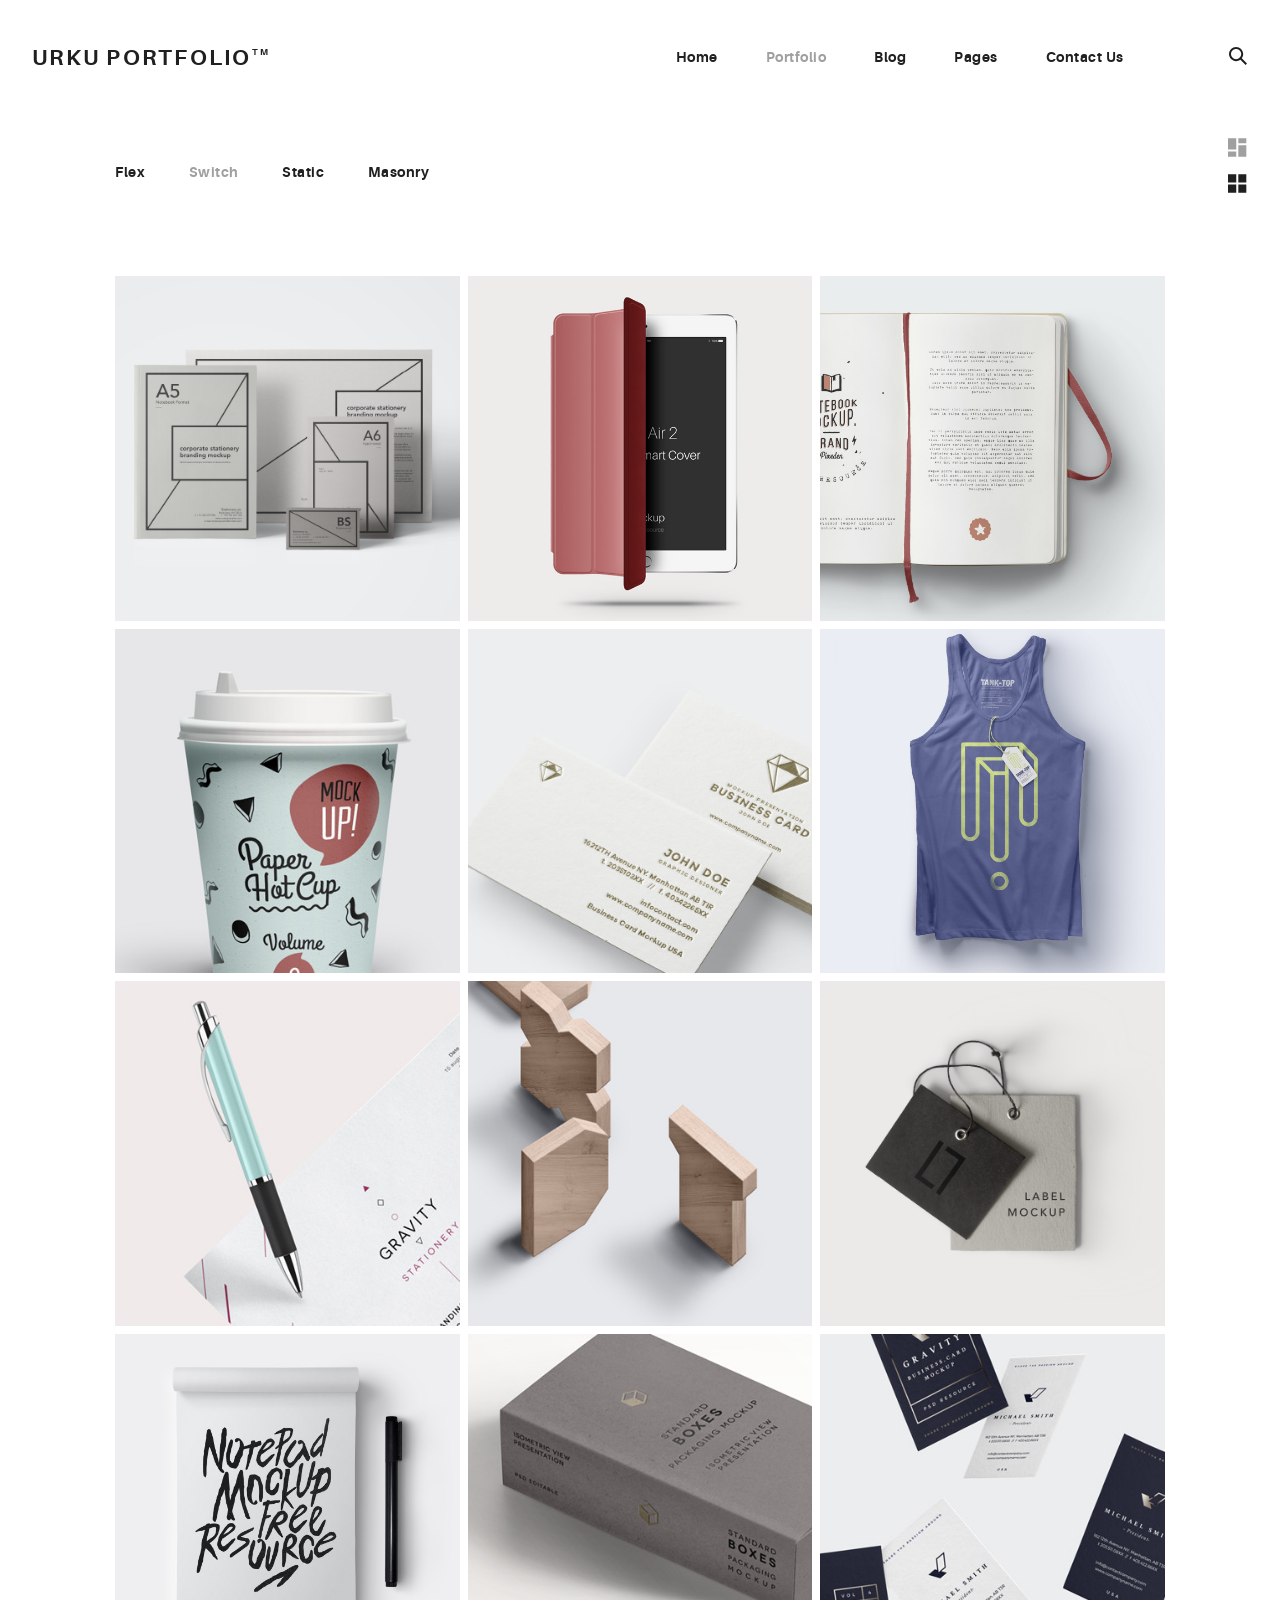
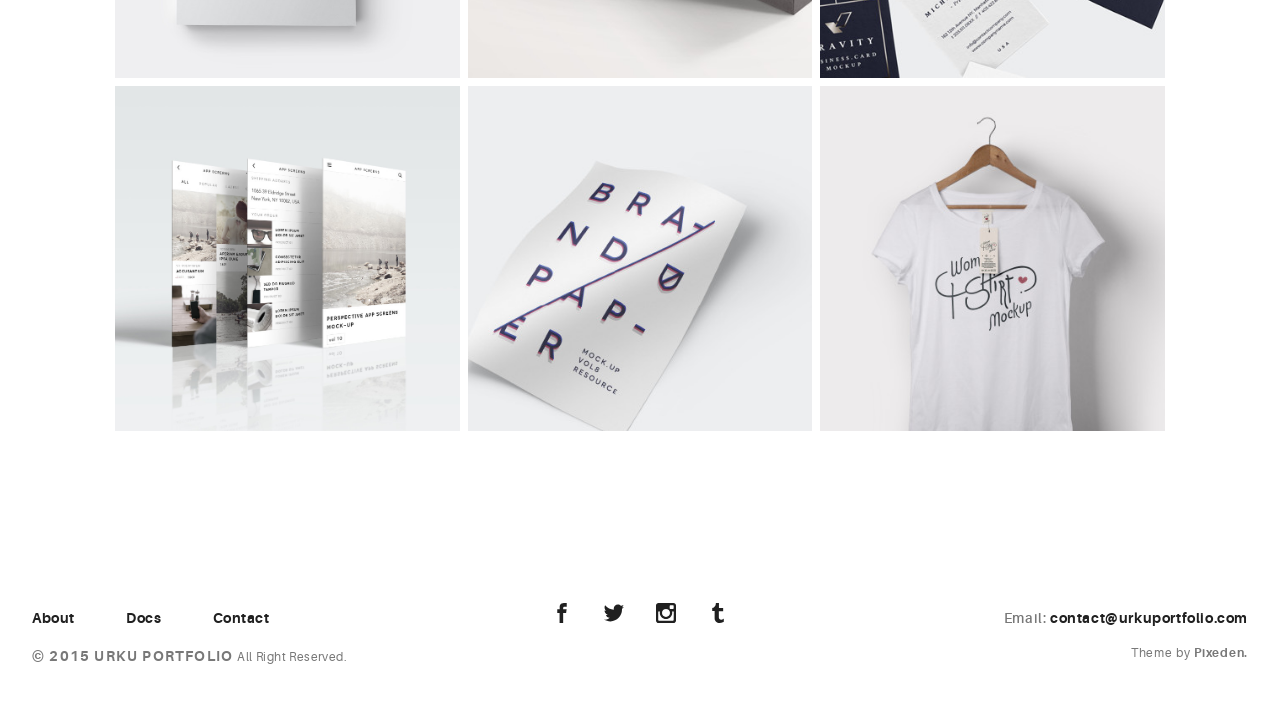
<file: URKU-Portfolio-Template-HTML5-PIXEDEN-v.1.0.5/HTML/portfolio-alt.html>
<!DOCTYPE html>
<html>
  <head>
    <meta name="viewport" content="width=device-width, initial-scale=1.0">
    <meta charset="UTF-8">
    <title>Urku Portfolio :: Pixeden</title>
    <link rel="icon" type="image/svg+xml" href="assets/img/urku-ico.svg">
    <link rel="stylesheet" href="assets/css/aurora-pack.min.css">
    <link rel="stylesheet" href="assets/css/aurora-theme-base.min.css">
    <link rel="stylesheet" href="assets/css/urku.css">
  </head>
  <body class="top-fixed">
    <header class="ae-container-fluid ae-container-fluid--full rk-header ">
      <input type="checkbox" id="mobile-menu" class="rk-mobile-menu">
      <label for="mobile-menu">
        <svg>
          <use xlink:href="assets/img/symbols.svg#bar"></use>
        </svg>
        <svg>
          <use xlink:href="assets/img/symbols.svg#bar"></use>
        </svg>
        <svg>
          <use xlink:href="assets/img/symbols.svg#bar"></use>
        </svg>
      </label>
      <div class="ae-container-fluid rk-topbar">
        <h1 class="rk-logo"><a href="index.html">urku portfolio<sup>tm</sup></a></h1>
        <nav class="rk-navigation">
          <ul class="rk-menu">
            <li class="rk-menu__item"><a href="index.html" class="rk-menu__link">Home</a>
            </li>
            <li class="active rk-menu__item"><a href="portfolio.html" class="rk-menu__link">Portfolio</a>
            </li>
            <li class="rk-menu__item"><a href="blog.html" class="rk-menu__link">Blog</a>
            </li>
            <li class="rk-menu__item"><a href="#0" class="rk-menu__link">Pages</a>
              <nav class="rk-menu__sub">
                <ul class="rk-container">
                  <li class="rk-menu__item"><a href="about.html" class="rk-menu__link">About</a></li>
                  <li class="rk-menu__item"><a href="documentation.html" class="rk-menu__link">Documentation</a></li>
                  <li class="rk-menu__item"><a href="design-styles.html" class="rk-menu__link">Design Styles</a></li>
                </ul>
              </nav>
            </li>
            <li class="rk-menu__item"><a href="contact.html" class="rk-menu__link">Contact Us</a>
            </li>
          </ul>
          <form class="rk-search">
            <input type="text" placeholder="Search" id="urku-search" class="rk-search-field">
            <label for="urku-search">
              <svg>
                <use xlink:href="assets/img/symbols.svg#icon-search"></use>
              </svg>
            </label>
          </form>
        </nav>
      </div>
    </header>
    <section class="ae-container-fluid rk-main">
      <input type="radio" name="layout-ctrl" checked id="layout-base" class="layout-ctrl-input">
      <div class="ae-container-fluid rk-layout-ctrl-cont">
        <label for="layout-base" class="rk-layout-ctrl">
          <svg>
            <use xlink:href="assets/img/symbols.svg#icon-view-default"></use>
          </svg>
        </label>
      </div>
      <input type="radio" name="layout-ctrl" id="layout-grid" class="layout-ctrl-input">
      <div class="ae-container-fluid rk-layout-ctrl-cont">
        <label for="layout-grid" class="rk-layout-ctrl">
          <svg>
            <use xlink:href="assets/img/symbols.svg#icon-view-alt"></use>
          </svg>
        </label>
      </div>
      <div class="rk-layout-ctrl-mobile">
        <svg viewBox="0 0 9 9" class="layout-mob-1">
          <rect width="100%" height="100%" fill="currentColor"></rect>
        </svg>
        <svg viewBox="0 0 9 9" class="layout-mob-2">
          <rect width="100%" height="100%" fill="currentColor"></rect>
        </svg>
        <svg viewBox="0 0 9 9" class="layout-mob-3">
          <rect width="100%" height="100%" fill="currentColor"></rect>
        </svg>
        <svg viewBox="0 0 9 9" class="layout-mob-4">
          <rect width="100%" height="100%" fill="currentColor"></rect>
        </svg>
      </div>
      <section class="ae-container-fluid ae-container-fluid--inner rk-portfolio">
        <div class="au-xs-ta-center au-lg-ta-left">
          <ul class="rk-menu rk-categories-menu">
            <li class="rk-menu__item"><a href="portfolio.html" class="rk-menu__link">Flex</a>
            </li>
            <li class="active rk-menu__item"><a href="portfolio-alt.html" class="rk-menu__link">Switch</a>
            </li>
            <li class="rk-menu__item"><a href="portfolio-raw.html" class="rk-menu__link">Static</a>
            </li>
            <li class="rk-menu__item"><a href="portfolio-masonry.html" class="rk-menu__link">Masonry</a>
            </li>
          </ul>
        </div>
        <div class="rk-portfolio__items"><a href="portfolio-item.html" class="rk-item rk-item--flex item-1 rk-size-4 rk-tosize-3 rk-square ">
            <div class="item-meta">
              <h2>Essential Stationery</h2>
              <p>Branding</p>
            </div></a><a href="portfolio-item.html" class="rk-item rk-item--flex item-2 rk-size-4 rk-tosize-3 rk-square ">
            <div class="item-meta">
              <h2>Pickled Tousled</h2>
              <p>Art Direction</p>
            </div></a><a href="portfolio-item.html" class="rk-item rk-item--flex item-3 rk-size-4 rk-tosize-3 rk-square ">
            <div class="item-meta">
              <h2>Waistcoat vegan</h2>
              <p>Graphic Design</p>
            </div></a><a href="portfolio-item.html" class="rk-item rk-item--flex item-4 rk-size-4 rk-tosize-3 rk-square ">
            <div class="item-meta">
              <h2>Tumblr hammock</h2>
              <p>Packaging</p>
            </div></a><a href="portfolio-item.html" class="rk-item rk-item--flex item-5 rk-size-4  rk-square ">
            <div class="item-meta">
              <h2>Biodiesel etsy</h2>
              <p>Branding</p>
            </div></a><a href="portfolio-item.html" class="rk-item rk-item--flex item-6 rk-size-4  rk-square ">
            <div class="item-meta">
              <h2>Gentrify artisan</h2>
              <p>Graphic Design</p>
            </div></a><a href="portfolio-item.html" class="rk-item rk-item--flex item-7 rk-size-4  rk-square ">
            <div class="item-meta">
              <h2>Plaid austin</h2>
              <p>Graphic Design</p>
            </div></a><a href="portfolio-item.html" class="rk-item rk-item--flex item-8 rk-size-4 rk-tosize-6 rk-square ">
            <div class="item-meta">
              <h2>Trust fund</h2>
              <p>Packaging</p>
            </div></a><a href="portfolio-item.html" class="rk-item rk-item--flex item-9 rk-size-4 rk-tosize-6 rk-square ">
            <div class="item-meta">
              <h2>Gentrify pork</h2>
              <p>Branding</p>
            </div></a><a href="portfolio-item.html" class="rk-item rk-item--flex item-10 rk-size-4 rk-tosize-3 rk-square ">
            <div class="item-meta">
              <h2>Waistcoat ugh</h2>
              <p>UI/UX</p>
            </div></a><a href="portfolio-item.html" class="rk-item rk-item--flex item-11 rk-size-4 rk-tosize-3 rk-square ">
            <div class="item-meta">
              <h2>Deep v kogi</h2>
              <p>Graphic Design</p>
            </div></a><a href="portfolio-item.html" class="rk-item rk-item--flex item-12 rk-size-4 rk-tosize-3 rk-square ">
            <div class="item-meta">
              <h2>Venmo trust</h2>
              <p>Packaging</p>
            </div></a><a href="portfolio-item.html" class="rk-item rk-item--flex item-13 rk-size-4 rk-tosize-3 rk-square ">
            <div class="item-meta">
              <h2>Venmo trust</h2>
              <p>Ui/UX</p>
            </div></a><a href="portfolio-item.html" class="rk-item rk-item--flex item-14 rk-size-4 rk-tosize-6 rk-square rk-toportrait">
            <div class="item-meta">
              <h2>Gentrify semiotic</h2>
              <p>Art Direction</p>
            </div></a><a href="portfolio-item.html" class="rk-item rk-item--flex item-15 rk-size-4 rk-tosize-6 rk-square rk-toportrait">
            <div class="item-meta">
              <h2>Migas artisan</h2>
              <p>Photography</p>
            </div></a>
        </div>
      </section>
    </section>
    <footer class="ae-container-fluid rk-footer ">
      <div class="ae-grid ae-grid--collapse">
        <div class="ae-grid__item item-lg-4 au-xs-ta-center au-lg-ta-left">
          <ul class="rk-menu rk-footer-menu">
            <li class="rk-menu__item"><a href="about.html" class="rk-menu__link">About</a>
            </li>
            <li class="rk-menu__item"><a href="documentation.html" class="rk-menu__link">Docs</a>
            </li>
            <li class="rk-menu__item"><a href="contact.html" class="rk-menu__link">Contact</a>
            </li>
          </ul>
          <p class="rk-footer__text rk-footer__copy "> <span class="ae-u-bold">© </span><span class="ae-u-bolder">2015 URKU PORTFOLIO </span>All Right Reserved.</p>
        </div>
        <div class="ae-grid__item item-lg-4 au-xs-ta-center"><a href="#0" class="rk-social-btn ">
            <svg>
              <use xlink:href="assets/img/symbols.svg#icon-facebook"></use>
            </svg></a><a href="#0" class="rk-social-btn ">
            <svg>
              <use xlink:href="assets/img/symbols.svg#icon-twitter"></use>
            </svg></a><a href="#0" class="rk-social-btn ">
            <svg>
              <use xlink:href="assets/img/symbols.svg#icon-pinterest"></use>
            </svg></a><a href="#0" class="rk-social-btn ">
            <svg>
              <use xlink:href="assets/img/symbols.svg#icon-tumblr"></use>
            </svg></a></div>
        <div class="ae-grid__item item-lg-4 au-xs-ta-center au-lg-ta-right">
          <p class="rk-footer__text rk-footer__contact "> <span class="ae-u-bold">Email: </span><span class="ae-u-bolder"> <a href="#0" class="rk-dark-color ">contact@urkuportfolio.com </a></span></p>
          <p class="rk-footer__text rk-footer__by">Theme by <a href="http://pixeden.com" class="ae-u-bolder">Pixeden.</a></p>
        </div>
      </div>
    </footer>
    <script src="assets/js/svg4everybody.min.js"></script>
    <script>svg4everybody();</script>
  </body>
</html>
</file>
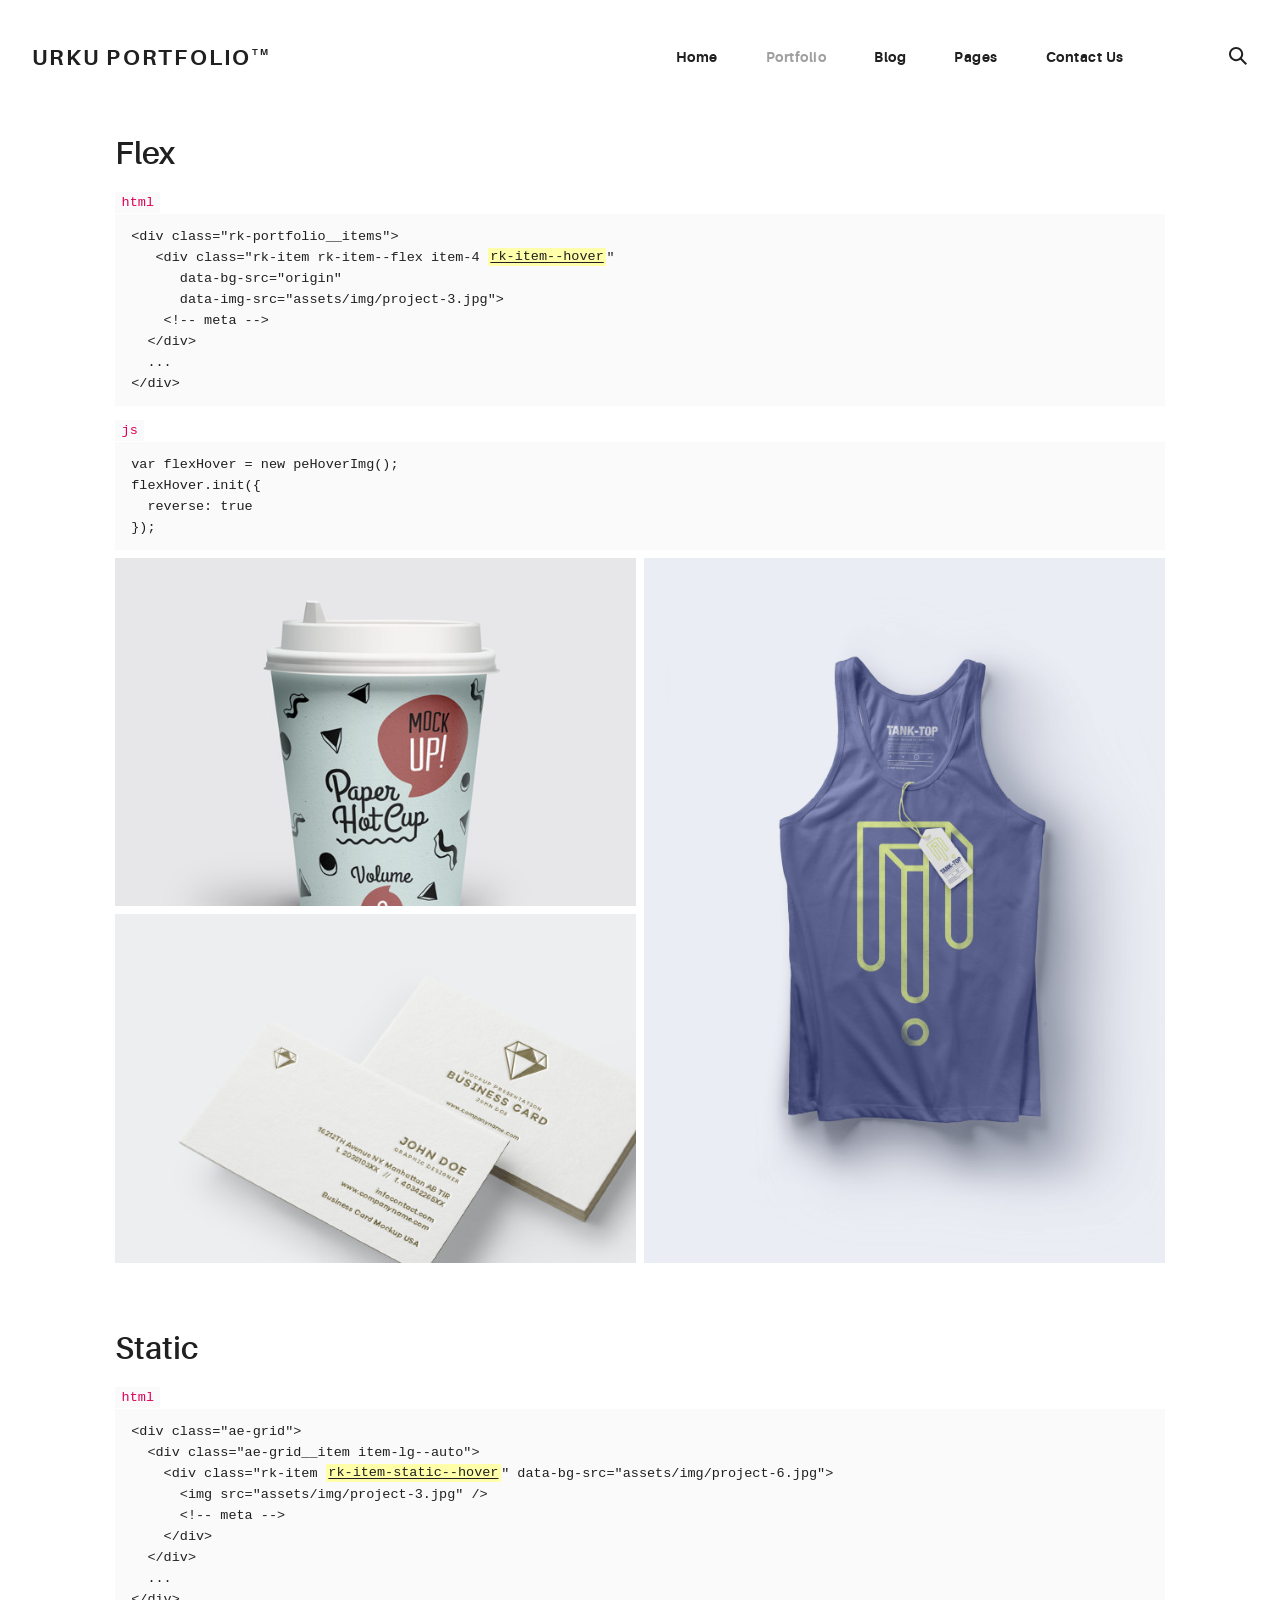
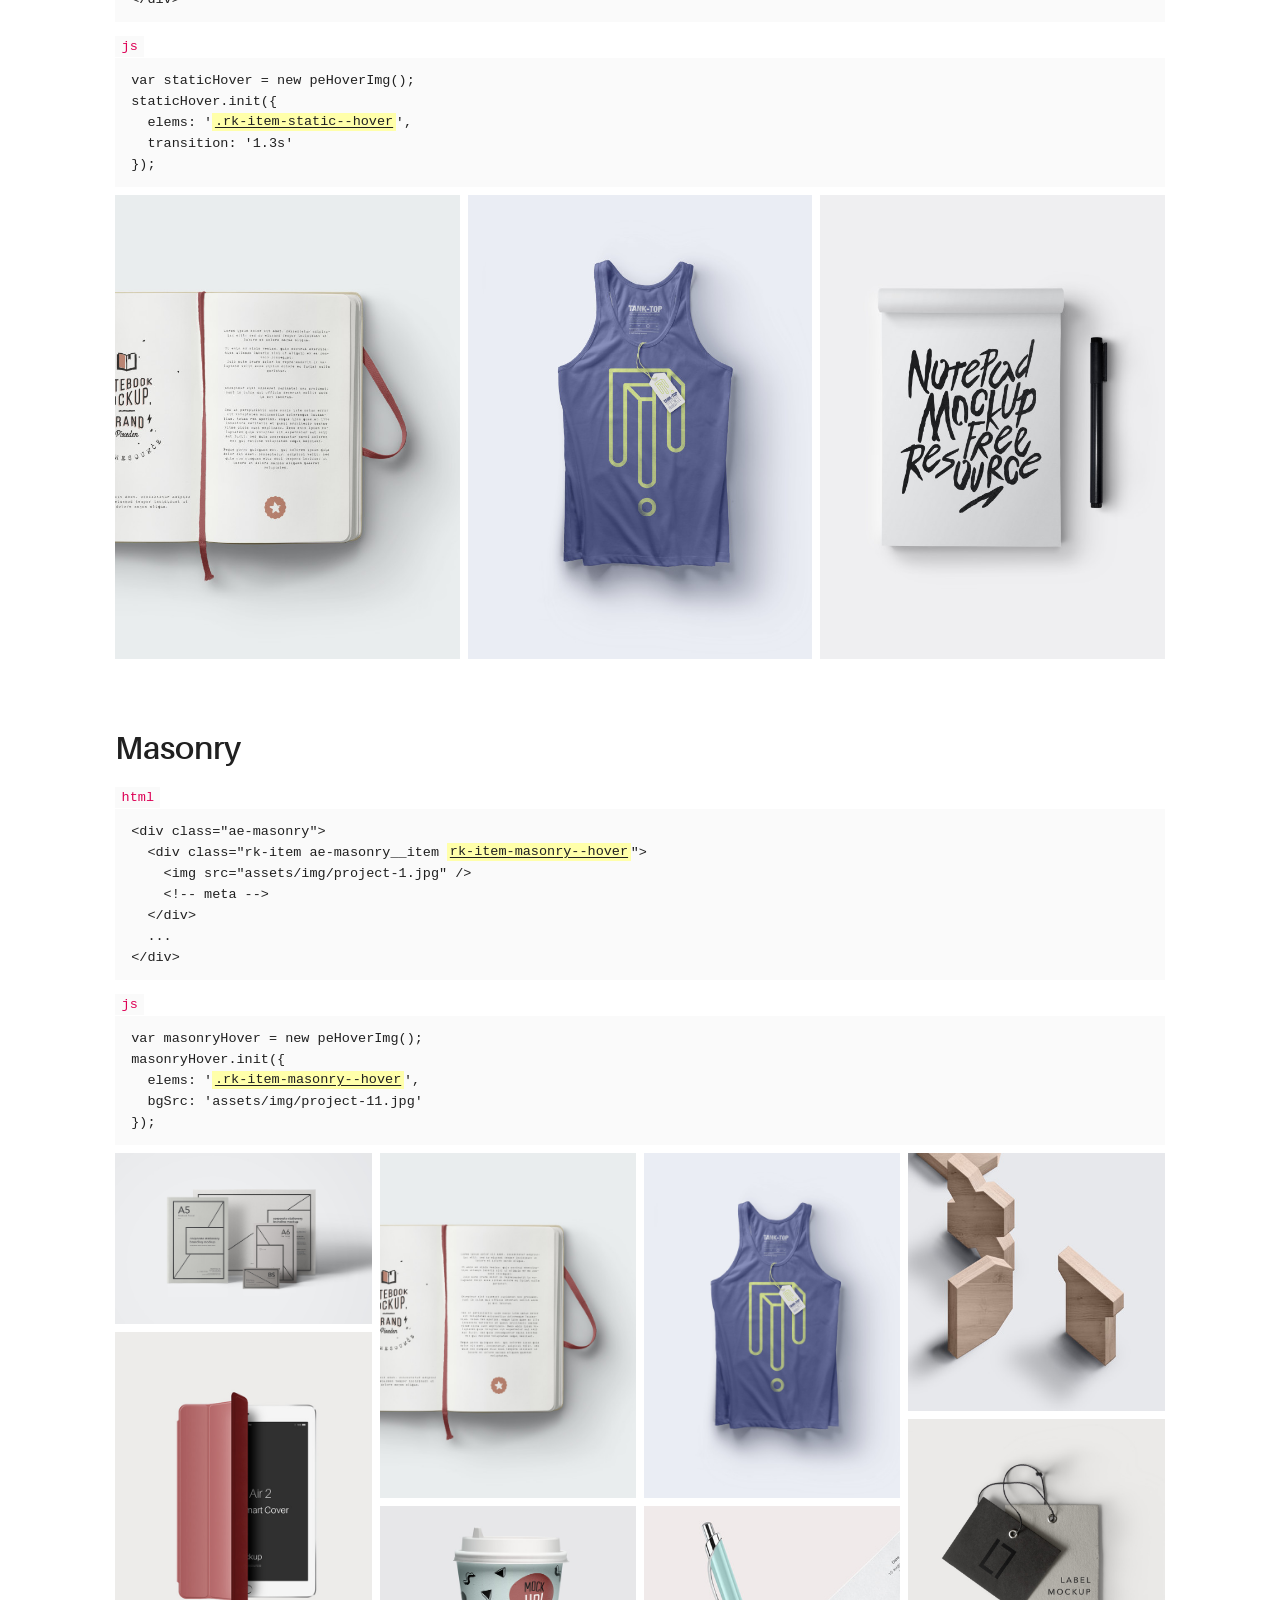
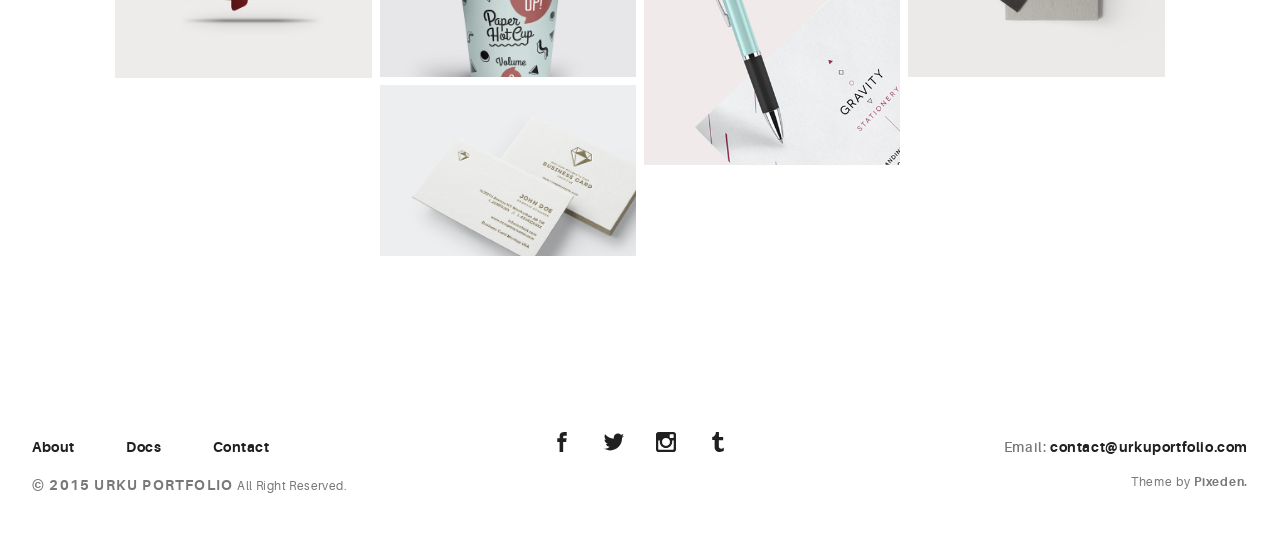
<file: URKU-Portfolio-Template-HTML5-PIXEDEN-v.1.0.5/HTML/portfolio-hover.html>
<!DOCTYPE html>
<html>
  <head>
    <meta name="viewport" content="width=device-width, initial-scale=1.0">
    <meta charset="UTF-8">
    <title>Urku Portfolio :: Pixeden</title>
    <link rel="icon" type="image/svg+xml" href="assets/img/urku-ico.svg">
    <link rel="stylesheet" href="assets/css/aurora-pack.min.css">
    <link rel="stylesheet" href="assets/css/aurora-theme-base.min.css">
    <link rel="stylesheet" href="assets/css/urku.css">
  </head>
  <body class="top-fixed">
    <header class="ae-container-fluid ae-container-fluid--full rk-header ">
      <input type="checkbox" id="mobile-menu" class="rk-mobile-menu">
      <label for="mobile-menu">
        <svg>
          <use xlink:href="assets/img/symbols.svg#bar"></use>
        </svg>
        <svg>
          <use xlink:href="assets/img/symbols.svg#bar"></use>
        </svg>
        <svg>
          <use xlink:href="assets/img/symbols.svg#bar"></use>
        </svg>
      </label>
      <div class="ae-container-fluid rk-topbar">
        <h1 class="rk-logo"><a href="index.html">urku portfolio<sup>tm</sup></a></h1>
        <nav class="rk-navigation">
          <ul class="rk-menu">
            <li class="rk-menu__item"><a href="index.html" class="rk-menu__link">Home</a>
            </li>
            <li class="active rk-menu__item"><a href="portfolio.html" class="rk-menu__link">Portfolio</a>
            </li>
            <li class="rk-menu__item"><a href="blog.html" class="rk-menu__link">Blog</a>
            </li>
            <li class="rk-menu__item"><a href="#0" class="rk-menu__link">Pages</a>
              <nav class="rk-menu__sub">
                <ul class="rk-container">
                  <li class="rk-menu__item"><a href="about.html" class="rk-menu__link">About</a></li>
                  <li class="rk-menu__item"><a href="documentation.html" class="rk-menu__link">Documentation</a></li>
                  <li class="rk-menu__item"><a href="design-styles.html" class="rk-menu__link">Design Styles</a></li>
                </ul>
              </nav>
            </li>
            <li class="rk-menu__item"><a href="contact.html" class="rk-menu__link">Contact Us</a>
            </li>
          </ul>
          <form class="rk-search">
            <input type="text" placeholder="Search" id="urku-search" class="rk-search-field">
            <label for="urku-search">
              <svg>
                <use xlink:href="assets/img/symbols.svg#icon-search"></use>
              </svg>
            </label>
          </form>
        </nav>
      </div>
    </header>
    <section class="rk-container rk-main">
      <section class="ae-container-fluid ae-container-fluid--inner rk-portfolio">
        <h3>Flex</h3><code>html</code>
        <pre><code>&lt;div class=&quot;rk-portfolio__items&quot;&gt;
   &lt;div class=&quot;rk-item rk-item--flex item-4 <ins>rk-item--hover</ins>&quot; 
      data-bg-src=&quot;origin&quot; 
      data-img-src=&quot;assets/img/project-3.jpg&quot;&gt;
    &lt;!-- meta --&gt;
  &lt;/div&gt;
  ...
&lt;/div&gt;</code></pre><code>js</code>
        <pre><code>var flexHover = new peHoverImg();
flexHover.init({
  reverse: true
});</code></pre>
        <div class="rk-portfolio__items">
          <div class="rk-items-cont rk-size-6 rk-tosize-8"><a href="portfolio-item.html" data-bg-src="origin" data-img-src="assets/img/project-3.jpg" class="rk-item rk-item--flex item-4 rk-size-12 rk-landscape rk-item--hover"> 
              <div class="item-meta">
                <h2>Tumblr hammock</h2>
                <p>Packaging</p>
              </div></a><a href="portfolio-item.html" data-bg-src="origin" data-img-src="assets/img/project-11.jpg" class="rk-item rk-item--flex item-5 rk-size-12 rk-landscape rk-item--hover"> 
              <div class="item-meta">
                <h2>Biodiesel etsy</h2>
                <p>Branding</p>
              </div></a></div><a href="portfolio-item.html" data-bg-src="origin" data-img-src="assets/img/project-2.jpg" class="rk-item rk-item--flex item-6 rk-size-6 rk-portrait rk-item--hover"> 
            <div class="item-meta">
              <h2>Gentrify artisan</h2>
              <p>Graphic Design</p>
            </div></a>
        </div>
        <h3 class="au-mt-4">Static</h3><code>html</code>
        <pre><code>&lt;div class=&quot;ae-grid&quot;&gt;
  &lt;div class=&quot;ae-grid__item item-lg--auto&quot;&gt;
    &lt;div class=&quot;rk-item <ins>rk-item-static--hover</ins>&quot; data-bg-src=&quot;assets/img/project-6.jpg&quot;&gt;
      &lt;img src=&quot;assets/img/project-3.jpg&quot; /&gt;
      &lt;!-- meta --&gt;
    &lt;/div&gt;
  &lt;/div&gt;
  ...
&lt;/div&gt;</code></pre><code>js</code>
        <pre><code>var staticHover = new peHoverImg();
staticHover.init({
  elems: '<ins>.rk-item-static--hover</ins>',
  transition: '1.3s'
});</code></pre>
        <div class="ae-grid">
          <div class="ae-grid__item item-lg--auto"><a href="portfolio-item.html" data-bg-src="assets/img/project-6.jpg" class="rk-item rk-item-static--hover"><img src="assets/img/project-3.jpg" alt="">
              <div class="item-meta">
                <h2>Waistcoat vegan</h2>
                <p>Graphic Design</p>
              </div></a></div>
          <div class="ae-grid__item item-lg--auto"><a href="portfolio-item.html" data-bg-src="assets/img/project-10.jpg" class="rk-item rk-item-static--hover"><img src="assets/img/project-6.jpg" alt="">
              <div class="item-meta">
                <h2>Gentrify artisan</h2>
                <p>Graphic Design</p>
              </div></a></div>
          <div class="ae-grid__item item-lg--auto"><a href="portfolio-item.html" data-bg-src="assets/img/project-3.jpg" class="rk-item rk-item-static--hover"><img src="assets/img/project-10.jpg" alt="">
              <div class="item-meta">
                <h2>Waistcoat ugh</h2>
                <p>UI/UX</p>
              </div></a></div>
        </div>
        <h3 class="au-mt-4">Masonry</h3><code>html</code>
        <pre><code>&lt;div class=&quot;ae-masonry&quot;&gt;
  &lt;div class=&quot;rk-item ae-masonry__item <ins>rk-item-masonry--hover</ins>&quot;&gt;
    &lt;img src=&quot;assets/img/project-1.jpg&quot; /&gt;
    &lt;!-- meta --&gt;
  &lt;/div&gt;
  ...
&lt;/div&gt;</code></pre><code>js</code>
        <pre><code>var masonryHover = new peHoverImg();
masonryHover.init({
  elems: '<ins>.rk-item-masonry--hover</ins>',
  bgSrc: 'assets/img/project-11.jpg'
});</code></pre>
        <div class="ae-masonry ae-masonry-md-2 ae-masonry-xl-4"><a href="portfolio-item.html" class="rk-item ae-masonry__item rk-item-masonry--hover"><img src="assets/img/project-1.jpg" alt="">
            <div class="item-meta">
              <h2>Essential Stationery</h2>
              <p>Branding</p>
            </div></a><a href="portfolio-item.html" class="rk-item ae-masonry__item rk-item-masonry--hover"><img src="assets/img/project-2.jpg" alt="">
            <div class="item-meta">
              <h2>Pickled Tousled</h2>
              <p>Art Direction</p>
            </div></a><a href="portfolio-item.html" class="rk-item ae-masonry__item rk-item-masonry--hover"><img src="assets/img/project-3.jpg" alt="">
            <div class="item-meta">
              <h2>Waistcoat vegan</h2>
              <p>Graphic Design</p>
            </div></a><a href="portfolio-item.html" class="rk-item ae-masonry__item rk-item-masonry--hover"><img src="assets/img/project-4.jpg" alt="">
            <div class="item-meta">
              <h2>Tumblr hammock</h2>
              <p>Packaging</p>
            </div></a><a href="portfolio-item.html" class="rk-item ae-masonry__item rk-item-masonry--hover"><img src="assets/img/project-5.jpg" alt="">
            <div class="item-meta">
              <h2>Biodiesel etsy</h2>
              <p>Branding</p>
            </div></a><a href="portfolio-item.html" class="rk-item ae-masonry__item rk-item-masonry--hover"><img src="assets/img/project-6.jpg" alt="">
            <div class="item-meta">
              <h2>Gentrify artisan</h2>
              <p>Graphic Design</p>
            </div></a><a href="portfolio-item.html" class="rk-item ae-masonry__item rk-item-masonry--hover"><img src="assets/img/project-7.jpg" alt="">
            <div class="item-meta">
              <h2>Plaid austin</h2>
              <p>Graphic Design</p>
            </div></a><a href="portfolio-item.html" class="rk-item ae-masonry__item rk-item-masonry--hover"><img src="assets/img/project-8.jpg" alt="">
            <div class="item-meta">
              <h2>Trust fund</h2>
              <p>Packaging</p>
            </div></a><a href="portfolio-item.html" class="rk-item ae-masonry__item rk-item-masonry--hover"><img src="assets/img/project-9.jpg" alt="">
            <div class="item-meta">
              <h2>Gentrify pork</h2>
              <p>Branding</p>
            </div></a>
        </div>
      </section>
    </section>
    <footer class="ae-container-fluid rk-footer ">
      <div class="ae-grid ae-grid--collapse">
        <div class="ae-grid__item item-lg-4 au-xs-ta-center au-lg-ta-left">
          <ul class="rk-menu rk-footer-menu">
            <li class="rk-menu__item"><a href="about.html" class="rk-menu__link">About</a>
            </li>
            <li class="rk-menu__item"><a href="documentation.html" class="rk-menu__link">Docs</a>
            </li>
            <li class="rk-menu__item"><a href="contact.html" class="rk-menu__link">Contact</a>
            </li>
          </ul>
          <p class="rk-footer__text rk-footer__copy "> <span class="ae-u-bold">© </span><span class="ae-u-bolder">2015 URKU PORTFOLIO </span>All Right Reserved.</p>
        </div>
        <div class="ae-grid__item item-lg-4 au-xs-ta-center"><a href="#0" class="rk-social-btn ">
            <svg>
              <use xlink:href="assets/img/symbols.svg#icon-facebook"></use>
            </svg></a><a href="#0" class="rk-social-btn ">
            <svg>
              <use xlink:href="assets/img/symbols.svg#icon-twitter"></use>
            </svg></a><a href="#0" class="rk-social-btn ">
            <svg>
              <use xlink:href="assets/img/symbols.svg#icon-pinterest"></use>
            </svg></a><a href="#0" class="rk-social-btn ">
            <svg>
              <use xlink:href="assets/img/symbols.svg#icon-tumblr"></use>
            </svg></a></div>
        <div class="ae-grid__item item-lg-4 au-xs-ta-center au-lg-ta-right">
          <p class="rk-footer__text rk-footer__contact "> <span class="ae-u-bold">Email: </span><span class="ae-u-bolder"> <a href="#0" class="rk-dark-color ">contact@urkuportfolio.com </a></span></p>
          <p class="rk-footer__text rk-footer__by">Theme by <a href="http://pixeden.com" class="ae-u-bolder">Pixeden.</a></p>
        </div>
      </div>
    </footer>
    <script src="assets/js/svg4everybody.min.js"></script>
    <script>svg4everybody();</script>
    <script src="assets/js/pe-hoverimage.js"></script>
    <script>
      var flexHover = new peHoverImg();
      flexHover.init({
        reverse: true
      });
      
      var staticHover = new peHoverImg();
      staticHover.init({
        elems: '.rk-item-static--hover',
        transition: '1.3s'
      });
      
      var masonryHover = new peHoverImg();
      masonryHover.init({
        elems: '.rk-item-masonry--hover',
        bgSrc: 'assets/img/project-11.jpg'
      });
    </script>
  </body>
</html>
</file>
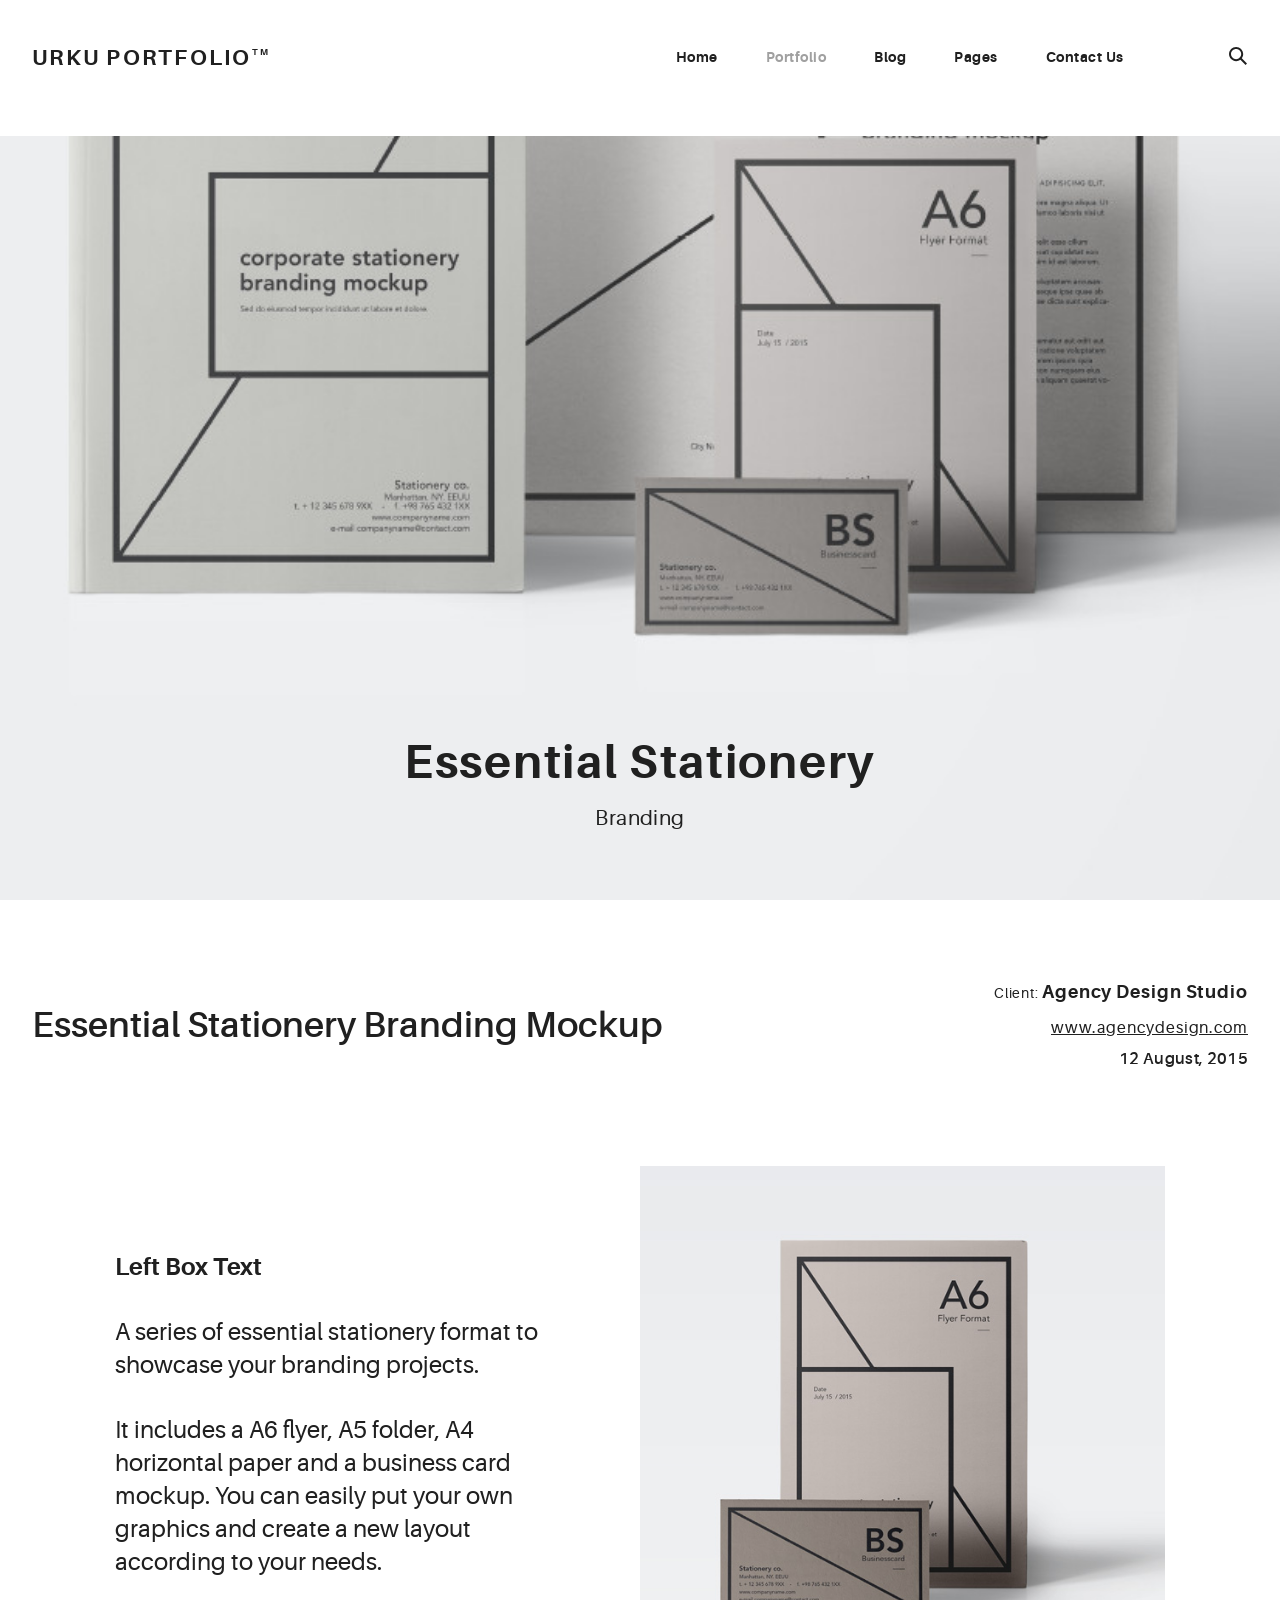
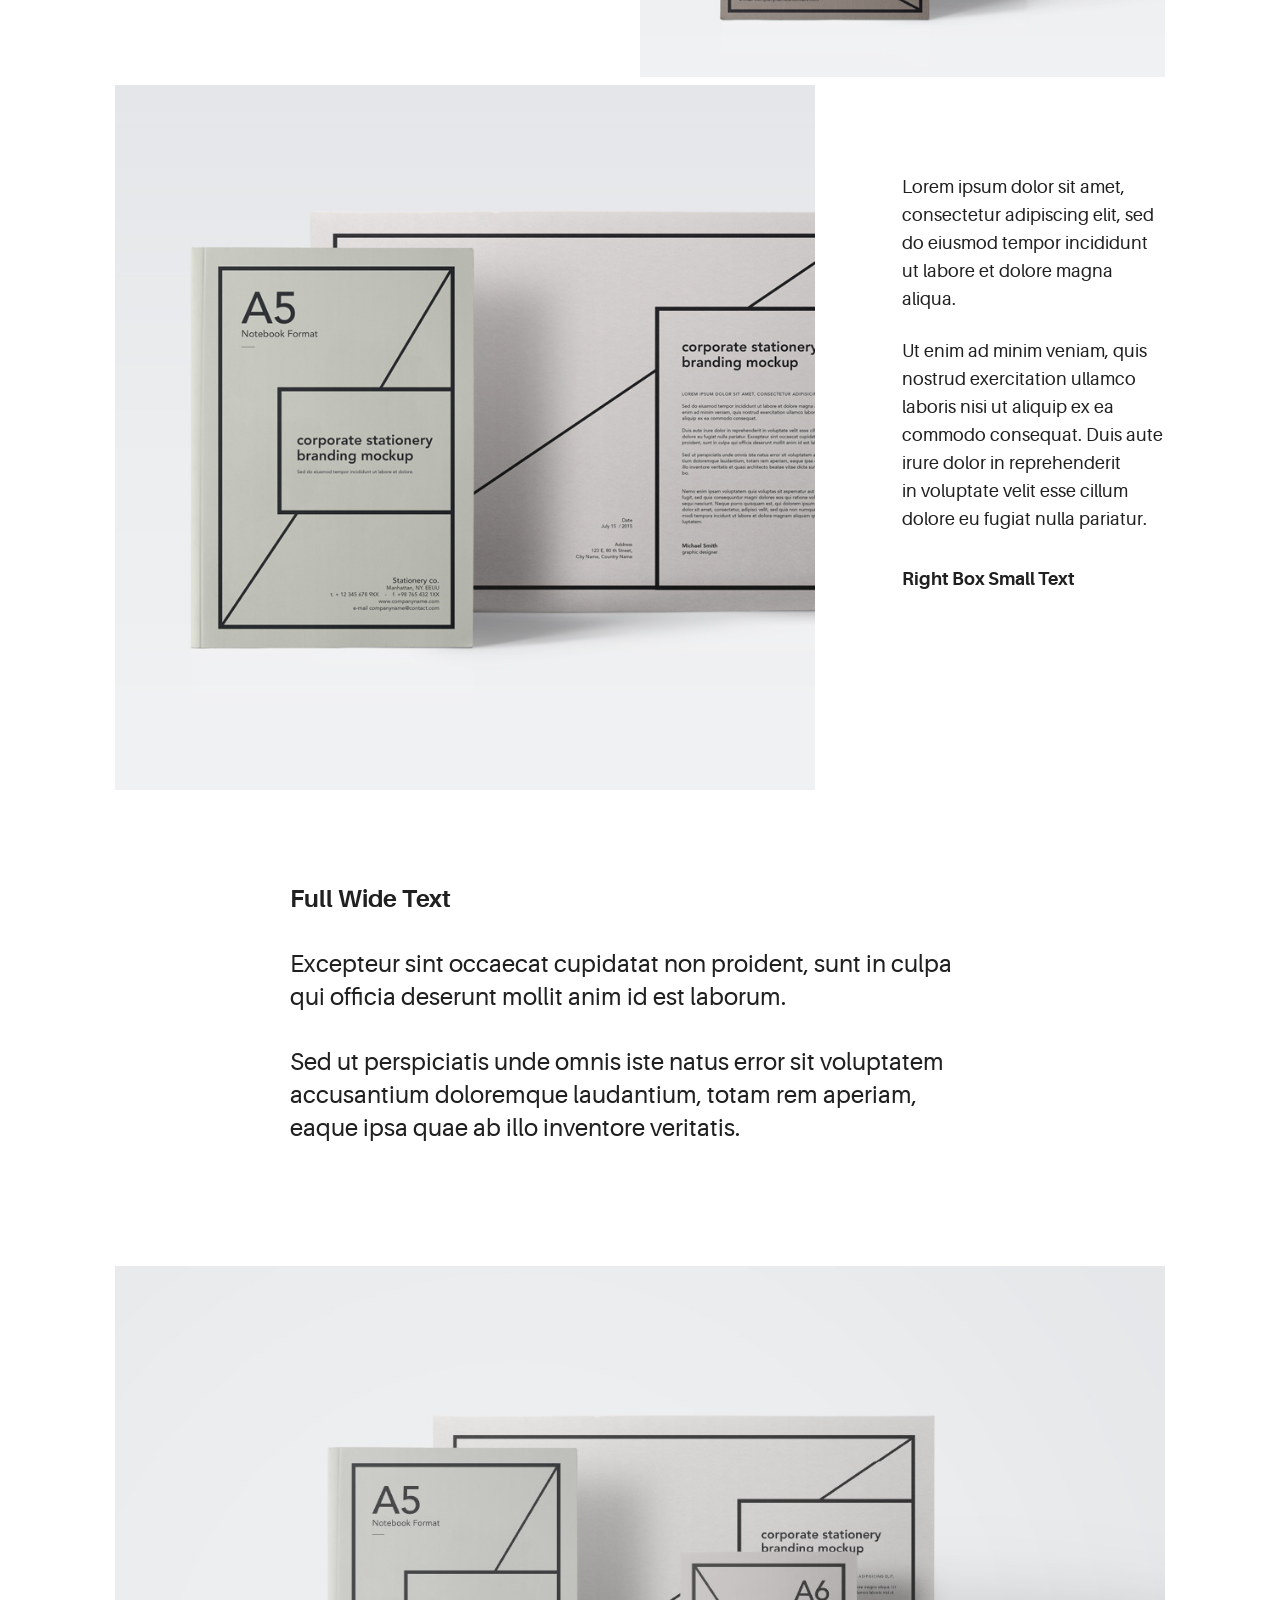
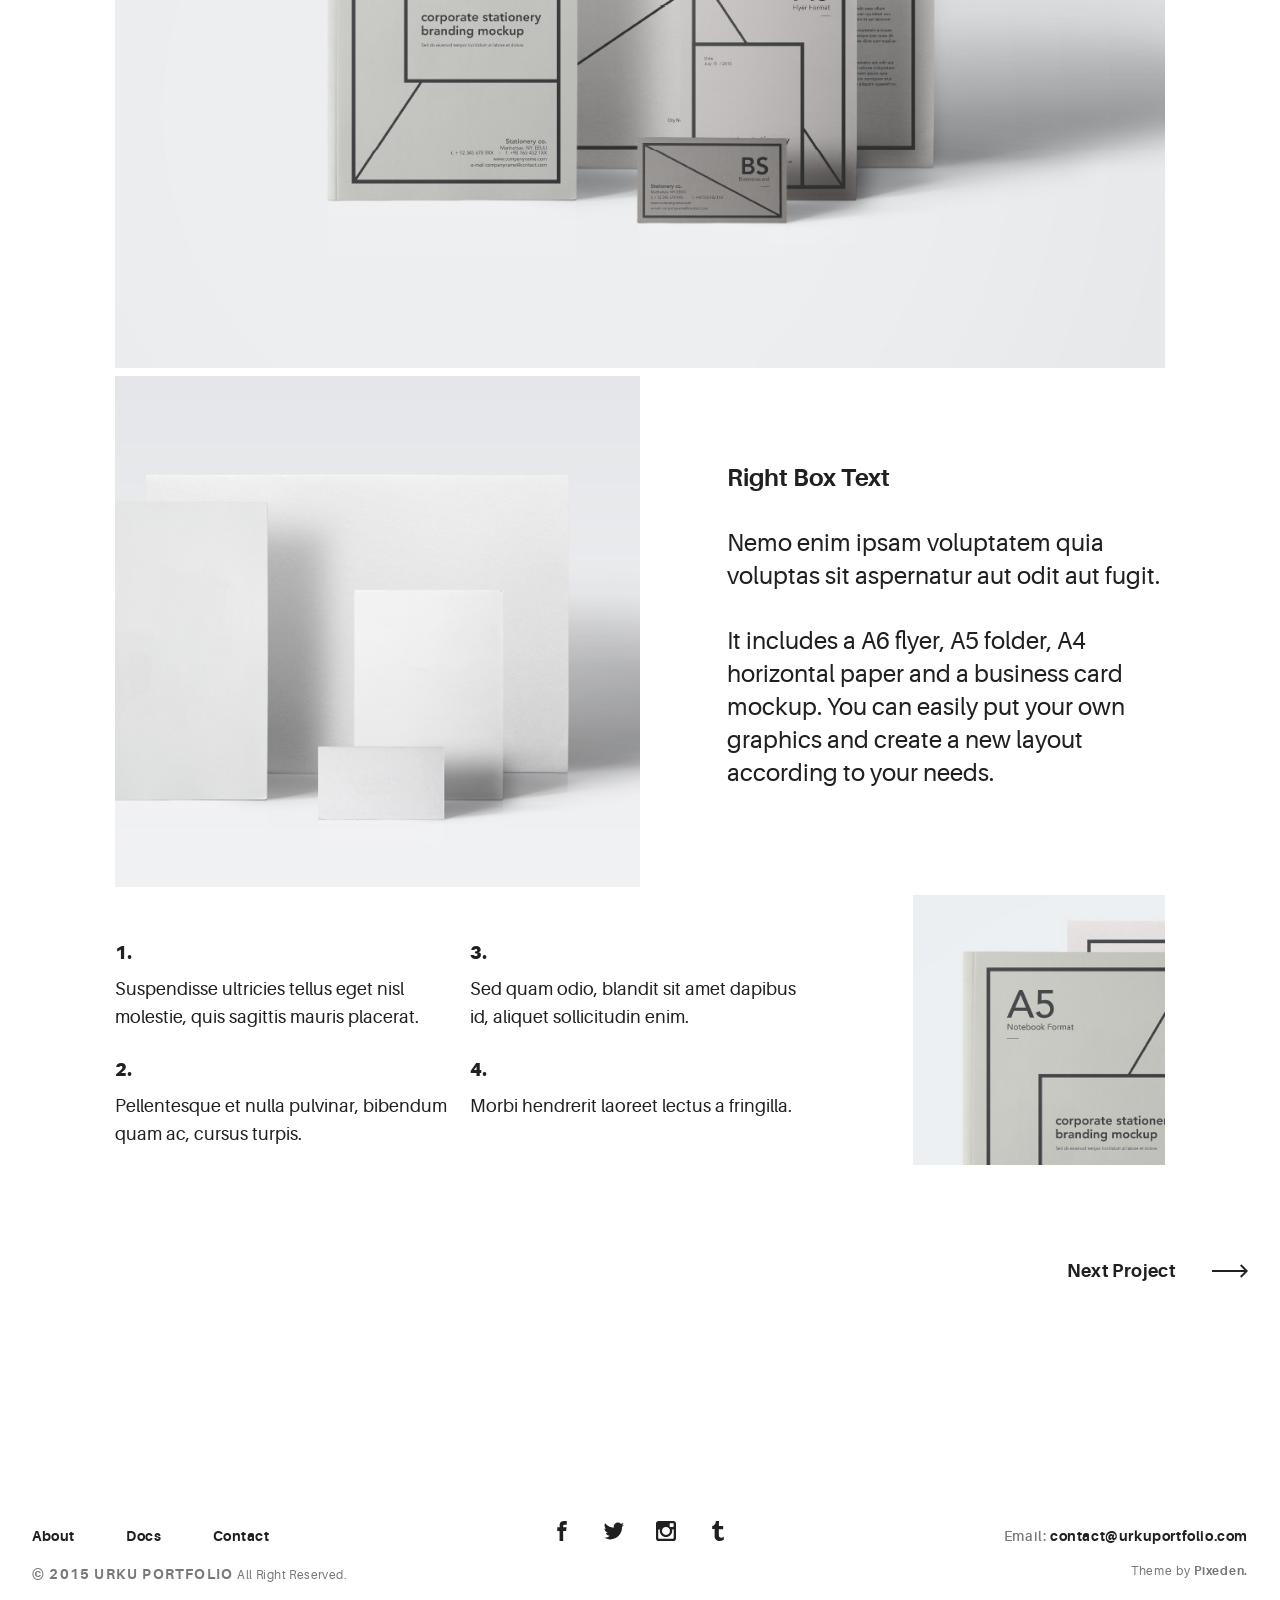
<file: URKU-Portfolio-Template-HTML5-PIXEDEN-v.1.0.5/HTML/portfolio-item.html>
<!DOCTYPE html>
<html>
  <head>
    <meta name="viewport" content="width=device-width, initial-scale=1.0">
    <meta charset="UTF-8">
    <title>Urku Portfolio :: Pixeden</title>
    <link rel="icon" type="image/svg+xml" href="assets/img/urku-ico.svg">
    <link rel="stylesheet" href="assets/css/aurora-pack.min.css">
    <link rel="stylesheet" href="assets/css/aurora-theme-base.min.css">
    <link rel="stylesheet" href="assets/css/urku.css">
  </head>
  <body class="top-fixed">
    <header class="ae-container-fluid ae-container-fluid--full rk-header ">
      <input type="checkbox" id="mobile-menu" class="rk-mobile-menu">
      <label for="mobile-menu">
        <svg>
          <use xlink:href="assets/img/symbols.svg#bar"></use>
        </svg>
        <svg>
          <use xlink:href="assets/img/symbols.svg#bar"></use>
        </svg>
        <svg>
          <use xlink:href="assets/img/symbols.svg#bar"></use>
        </svg>
      </label>
      <div class="ae-container-fluid rk-topbar">
        <h1 class="rk-logo"><a href="index.html">urku portfolio<sup>tm</sup></a></h1>
        <nav class="rk-navigation">
          <ul class="rk-menu">
            <li class="rk-menu__item"><a href="index.html" class="rk-menu__link">Home</a>
            </li>
            <li class="active rk-menu__item"><a href="portfolio.html" class="rk-menu__link">Portfolio</a>
              <nav class="rk-menu__sub">
                <ul class="rk-container">
                  <li class="rk-menu__item"><a href="portfolio.html" class="rk-menu__link">Flex</a></li>
                  <li class="rk-menu__item"><a href="portfolio-alt.html" class="rk-menu__link">Switch</a></li>
                  <li class="rk-menu__item"><a href="portfolio-raw.html" class="rk-menu__link">Static</a></li>
                  <li class="rk-menu__item"><a href="portfolio-masonry.html" class="rk-menu__link">Masonry</a></li>
                </ul>
              </nav>
            </li>
            <li class="rk-menu__item"><a href="blog.html" class="rk-menu__link">Blog</a>
            </li>
            <li class="rk-menu__item"><a href="#0" class="rk-menu__link">Pages</a>
              <nav class="rk-menu__sub">
                <ul class="rk-container">
                  <li class="rk-menu__item"><a href="about.html" class="rk-menu__link">About</a></li>
                  <li class="rk-menu__item"><a href="documentation.html" class="rk-menu__link">Documentation</a></li>
                  <li class="rk-menu__item"><a href="design-styles.html" class="rk-menu__link">Design Styles</a></li>
                </ul>
              </nav>
            </li>
            <li class="rk-menu__item"><a href="contact.html" class="rk-menu__link">Contact Us</a>
            </li>
          </ul>
          <form class="rk-search">
            <input type="text" placeholder="Search" id="urku-search" class="rk-search-field">
            <label for="urku-search">
              <svg>
                <use xlink:href="assets/img/symbols.svg#icon-search"></use>
              </svg>
            </label>
          </form>
        </nav>
      </div>
    </header>
    <section class="ae-container-fluid ae-container-fluid--full">
      <header class="rk-portfolio-cover  item-inside-1">
        <div class="item-inside__meta">
          <h1 class="ae-u-bolder rk-portfolio-title ">Essential Stationery</h1>
          <p class="ae-theta rk-portfolio-category ">Branding</p>
        </div>
      </header>
      <div class="ae-container-fluid">
        <div class="ae-grid ae-grid--collapse rk-portfolio-info ">
          <div class="ae-grid__item item-lg-8 item-sm--center au-xs-ta-center au-lg-ta-left">
            <h2 class="rk-portfolio-inner-title ">Essential Stationery Branding Mockup</h2>
          </div>
          <div class="ae-grid__item item-lg-4 au-xs-ta-center au-lg-ta-right rk-portfolio-details">
            <p class="rk-portfolio-inner-client "><span class="ae-lambda">Client: </span><span class="ae-u-bolder">Agency Design Studio</span></p>
            <p class="au-underline rk-portfolio-inner-website "><a href="#0" class="ae-kappa">www.agencydesign.com</a></p>
            <p class="ae-kappa ae-u-bold rk-portfolio-inner-date ">12 August, 2015</p>
          </div>
        </div>
      </div>
      <div class="ae-container-fluid ae-container-fluid--inner rk-portfolio--inner">
        <div class="ae-grid ae-grid--collapse au-xs-ptp-1">
          <div class="ae-grid__item item-lg-5 au-lg-ptp-1">
            <h4 class="ae-u-bolder">Left Box Text</h4>
            <p class="ae-eta">A series of essential stationery format to showcase your branding projects. </p>
            <p class="ae-eta">It includes a A6 flyer, A5 folder, A4 horizontal paper and a business card mockup. You can easily put your own graphics and create a new layout according to your needs.</p>
          </div>
          <div class="ae-grid__item item-lg-6 item-lg--offset-1"><img src="assets/img/inner-1.jpg" alt="Urku Portfolio"></div>
        </div>
        <div class="ae-grid ae-grid--collapse">
          <div class="ae-grid__item item-lg-8"><img src="assets/img/inner-2.jpg" alt="Urku Portfolio"></div>
          <div class="ae-grid__item item-lg-3 item-lg--offset-1 au-lg-ptp-1">
            <p>Lorem ipsum dolor sit amet, consectetur adipiscing elit, sed do eiusmod tempor incididunt ut labore et dolore magna aliqua. </p>
            <p class="au-mb-3">Ut enim ad minim veniam, quis nostrud exercitation ullamco laboris nisi ut aliquip ex ea commodo consequat. Duis aute irure dolor in reprehenderit <br>in voluptate velit esse cillum dolore eu fugiat nulla pariatur. </p>
            <p class="ae-u-bolder">Right Box Small Text</p>
          </div>
        </div>
        <div class="ae-grid ae-grid--collapse au-xs-ptp-1 au-xs-pbp-1">
          <div class="ae-grid__item item-lg-8 item-lg--offset-2">
            <h4 class="ae-u-bolder">Full Wide Text</h4>
            <p class="ae-eta">Excepteur sint occaecat cupidatat non proident, sunt in culpa qui officia deserunt mollit anim id est laborum.</p>
            <p class="ae-eta">Sed ut perspiciatis unde omnis iste natus error sit voluptatem accusantium doloremque laudantium, totam rem aperiam, eaque ipsa quae ab illo inventore veritatis.</p>
          </div>
        </div>
        <div class="ae-grid ae-grid--collapse">
          <div class="ae-grid__item item-lg--auto"><img src="assets/img/project-1.jpg" alt="Urku Portfolio"></div>
        </div>
        <div class="ae-grid ae-grid--collapse">
          <div class="ae-grid__item item-lg-6"><img src="assets/img/inner-3.jpg" alt="Urku Portfolio"></div>
          <div class="ae-grid__item item-lg-5 item-lg--offset-1 au-lg-ptp-1">
            <h4 class="ae-u-bolder">Right Box Text</h4>
            <p class="ae-eta">Nemo enim ipsam voluptatem quia voluptas sit aspernatur aut odit aut fugit.</p>
            <p class="ae-eta">It includes a A6 flyer, A5 folder, A4 horizontal paper and a business card mockup. You can easily put your own graphics and create a new layout according to your needs.</p>
          </div>
        </div>
        <div class="ae-grid--alt test">
          <div class="ae-grid__item--alt item-sm--auto item-sm--offset-1 item-lg--offset-0 item-sm--end item-sm--bottom">
            <div class="ae-grid ae-grid--alt8 au-xs-ta-center au-sm-ta-left">
              <div class="ae-grid__item--alt8 item-lg-6"><span class="ae-u-boldest">1.</span>
                <p class="au-mt-1">Suspendisse ultricies tellus eget nisl molestie, quis sagittis mauris placerat.</p><span class="ae-u-boldest">2.</span>
                <p class="au-mt-1">Pellentesque et nulla pulvinar, bibendum quam ac, cursus turpis.</p>
              </div>
              <div class="ae-grid__item--alt8 item-lg-6"><span class="ae-u-boldest">3.</span>
                <p class="au-mt-1">Sed quam odio, blandit sit amet dapibus id, aliquet sollicitudin enim. </p><span class="ae-u-boldest">4.</span>
                <p class="au-mt-1">Morbi hendrerit laoreet lectus a fringilla.</p>
              </div>
            </div>
          </div>
          <div class="ae-grid__item--alt item-sm--auto item-lg-3 item-lg--offset-1 item-lg--end"><img src="assets/img/inner-4.jpg" alt="Urku Portfolio"></div>
        </div>
      </div>
      <div class="ae-container-fluid au-pt-4 au-pb-4">
        <div class="group-buttons"><a href="#0" class="au-mt-2 arrow-button arrow-button--right">Next Project<span class="arrow-cont">
              <svg>
                <use xlink:href="assets/img/symbols.svg#arrow"></use>
              </svg></span></a></div>
      </div>
    </section>
    <footer class="ae-container-fluid rk-footer ">
      <div class="ae-grid ae-grid--collapse">
        <div class="ae-grid__item item-lg-4 au-xs-ta-center au-lg-ta-left">
          <ul class="rk-menu rk-footer-menu">
            <li class="rk-menu__item"><a href="about.html" class="rk-menu__link">About</a>
            </li>
            <li class="rk-menu__item"><a href="documentation.html" class="rk-menu__link">Docs</a>
            </li>
            <li class="rk-menu__item"><a href="contact.html" class="rk-menu__link">Contact</a>
            </li>
          </ul>
          <p class="rk-footer__text rk-footer__copy "> <span class="ae-u-bold">© </span><span class="ae-u-bolder">2015 URKU PORTFOLIO </span>All Right Reserved.</p>
        </div>
        <div class="ae-grid__item item-lg-4 au-xs-ta-center"><a href="#0" class="rk-social-btn ">
            <svg>
              <use xlink:href="assets/img/symbols.svg#icon-facebook"></use>
            </svg></a><a href="#0" class="rk-social-btn ">
            <svg>
              <use xlink:href="assets/img/symbols.svg#icon-twitter"></use>
            </svg></a><a href="#0" class="rk-social-btn ">
            <svg>
              <use xlink:href="assets/img/symbols.svg#icon-pinterest"></use>
            </svg></a><a href="#0" class="rk-social-btn ">
            <svg>
              <use xlink:href="assets/img/symbols.svg#icon-tumblr"></use>
            </svg></a></div>
        <div class="ae-grid__item item-lg-4 au-xs-ta-center au-lg-ta-right">
          <p class="rk-footer__text rk-footer__contact "> <span class="ae-u-bold">Email: </span><span class="ae-u-bolder"> <a href="#0" class="rk-dark-color ">contact@urkuportfolio.com </a></span></p>
          <p class="rk-footer__text rk-footer__by">Theme by <a href="http://pixeden.com" class="ae-u-bolder">Pixeden.</a></p>
        </div>
      </div>
    </footer>
    <script src="assets/js/svg4everybody.min.js"></script>
    <script>svg4everybody();</script>
  </body>
</html>
</file>
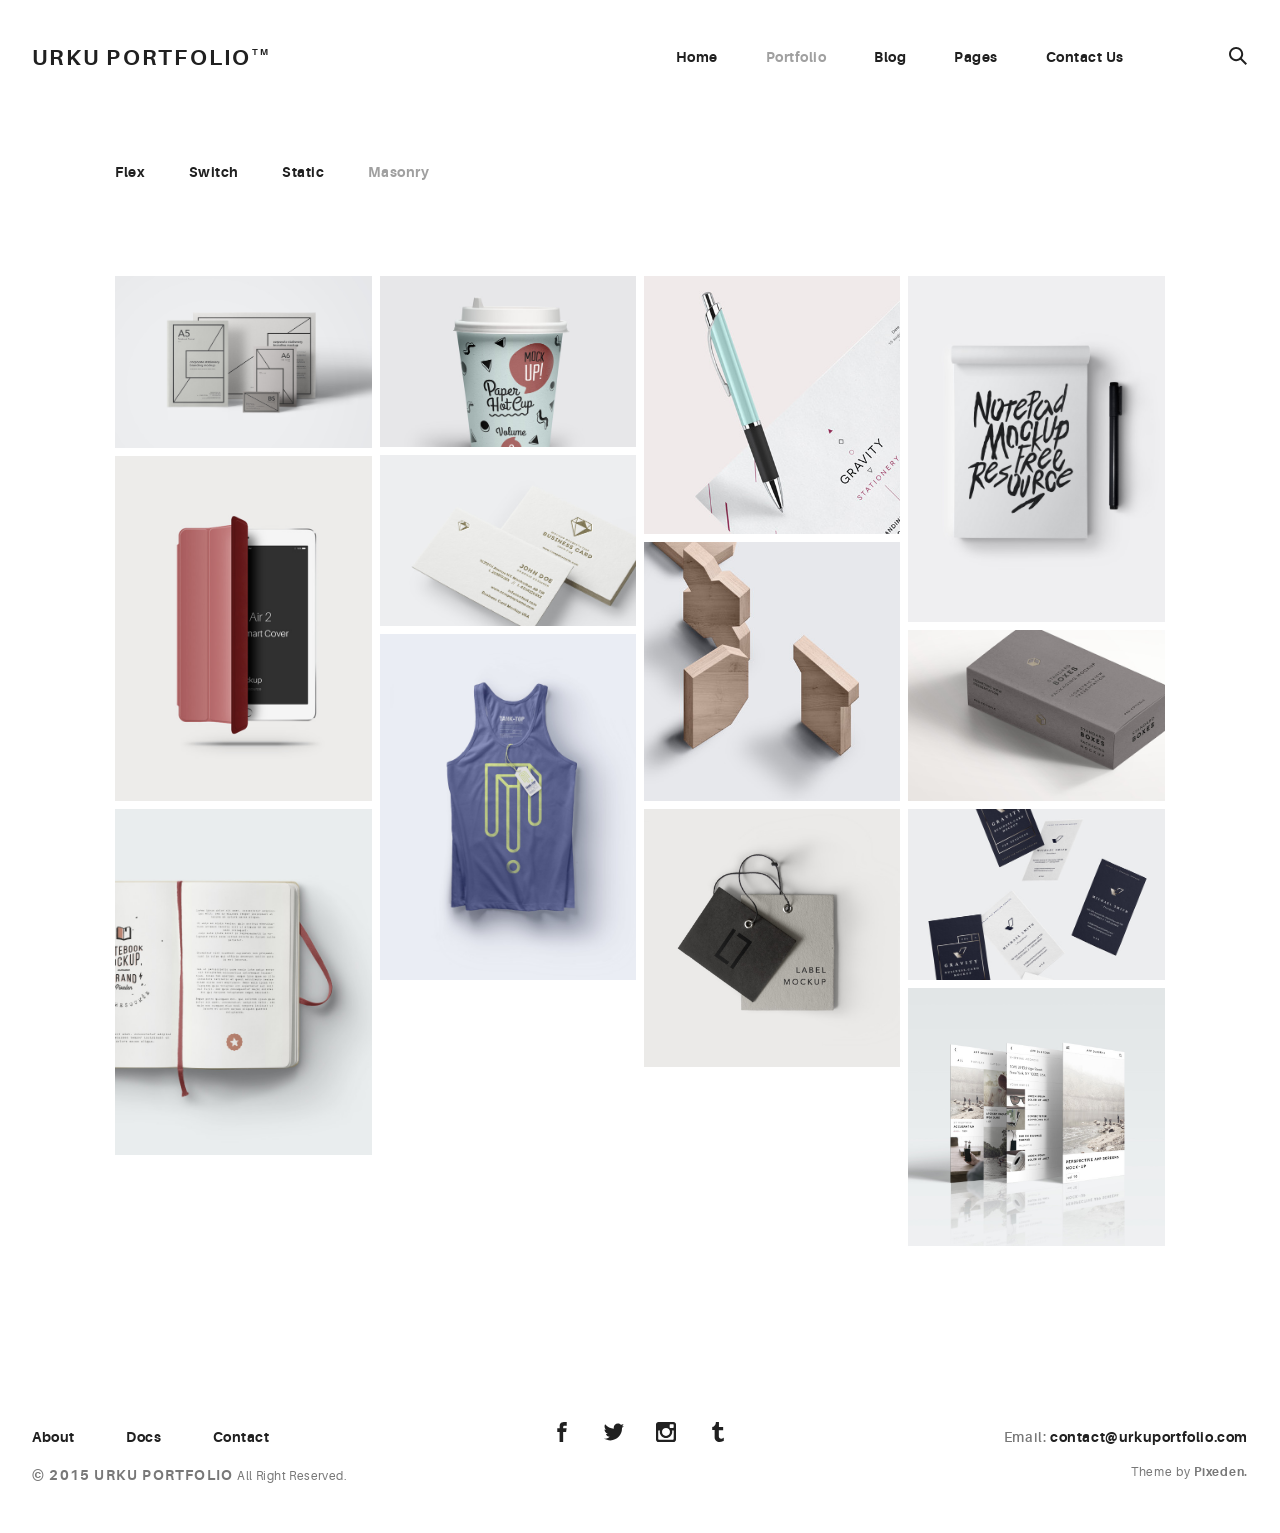
<file: URKU-Portfolio-Template-HTML5-PIXEDEN-v.1.0.5/HTML/portfolio-masonry.html>
<!DOCTYPE html>
<html>
  <head>
    <meta name="viewport" content="width=device-width, initial-scale=1.0">
    <meta charset="UTF-8">
    <title>Urku Portfolio :: Pixeden</title>
    <link rel="icon" type="image/svg+xml" href="assets/img/urku-ico.svg">
    <link rel="stylesheet" href="assets/css/aurora-pack.min.css">
    <link rel="stylesheet" href="assets/css/aurora-theme-base.min.css">
    <link rel="stylesheet" href="assets/css/urku.css">
  </head>
  <body class="top-fixed">
    <header class="ae-container-fluid ae-container-fluid--full rk-header ">
      <input type="checkbox" id="mobile-menu" class="rk-mobile-menu">
      <label for="mobile-menu">
        <svg>
          <use xlink:href="assets/img/symbols.svg#bar"></use>
        </svg>
        <svg>
          <use xlink:href="assets/img/symbols.svg#bar"></use>
        </svg>
        <svg>
          <use xlink:href="assets/img/symbols.svg#bar"></use>
        </svg>
      </label>
      <div class="ae-container-fluid rk-topbar">
        <h1 class="rk-logo"><a href="index.html">urku portfolio<sup>tm</sup></a></h1>
        <nav class="rk-navigation">
          <ul class="rk-menu">
            <li class="rk-menu__item"><a href="index.html" class="rk-menu__link">Home</a>
            </li>
            <li class="active rk-menu__item"><a href="portfolio.html" class="rk-menu__link">Portfolio</a>
            </li>
            <li class="rk-menu__item"><a href="blog.html" class="rk-menu__link">Blog</a>
            </li>
            <li class="rk-menu__item"><a href="#0" class="rk-menu__link">Pages</a>
              <nav class="rk-menu__sub">
                <ul class="rk-container">
                  <li class="rk-menu__item"><a href="about.html" class="rk-menu__link">About</a></li>
                  <li class="rk-menu__item"><a href="documentation.html" class="rk-menu__link">Documentation</a></li>
                  <li class="rk-menu__item"><a href="design-styles.html" class="rk-menu__link">Design Styles</a></li>
                </ul>
              </nav>
            </li>
            <li class="rk-menu__item"><a href="contact.html" class="rk-menu__link">Contact Us</a>
            </li>
          </ul>
          <form class="rk-search">
            <input type="text" placeholder="Search" id="urku-search" class="rk-search-field">
            <label for="urku-search">
              <svg>
                <use xlink:href="assets/img/symbols.svg#icon-search"></use>
              </svg>
            </label>
          </form>
        </nav>
      </div>
    </header>
    <section class="ae-container-fluid rk-main">
      <section class="ae-container-fluid ae-container-fluid--inner rk-portfolio">
        <div class="au-xs-ta-center au-lg-ta-left">
          <ul class="rk-menu rk-categories-menu">
            <li class="rk-menu__item"><a href="portfolio.html" class="rk-menu__link">Flex</a>
            </li>
            <li class="rk-menu__item"><a href="portfolio-alt.html" class="rk-menu__link">Switch</a>
            </li>
            <li class="rk-menu__item"><a href="portfolio-raw.html" class="rk-menu__link">Static</a>
            </li>
            <li class="active rk-menu__item"><a href="portfolio-masonry.html" class="rk-menu__link">Masonry</a>
            </li>
          </ul>
        </div>
        <div class="ae-masonry ae-masonry-md-2 ae-masonry-xl-4"><a href="portfolio-item.html" class="rk-item ae-masonry__item"><img src="assets/img/project-1.jpg" alt="">
            <div class="item-meta">
              <h2>Essential Stationery</h2>
              <p>Branding</p>
            </div></a><a href="portfolio-item.html" class="rk-item ae-masonry__item"><img src="assets/img/project-2.jpg" alt="">
            <div class="item-meta">
              <h2>Pickled Tousled</h2>
              <p>Art Direction</p>
            </div></a><a href="portfolio-item.html" class="rk-item ae-masonry__item"><img src="assets/img/project-3.jpg" alt="">
            <div class="item-meta">
              <h2>Waistcoat vegan</h2>
              <p>Graphic Design</p>
            </div></a><a href="portfolio-item.html" class="rk-item ae-masonry__item"><img src="assets/img/project-4.jpg" alt="">
            <div class="item-meta">
              <h2>Tumblr hammock</h2>
              <p>Packaging</p>
            </div></a><a href="portfolio-item.html" class="rk-item ae-masonry__item"><img src="assets/img/project-5.jpg" alt="">
            <div class="item-meta">
              <h2>Biodiesel etsy</h2>
              <p>Branding</p>
            </div></a><a href="portfolio-item.html" class="rk-item ae-masonry__item"><img src="assets/img/project-6.jpg" alt="">
            <div class="item-meta">
              <h2>Gentrify artisan</h2>
              <p>Graphic Design</p>
            </div></a><a href="portfolio-item.html" class="rk-item ae-masonry__item"><img src="assets/img/project-7.jpg" alt="">
            <div class="item-meta">
              <h2>Plaid austin</h2>
              <p>Graphic Design</p>
            </div></a><a href="portfolio-item.html" class="rk-item ae-masonry__item"><img src="assets/img/project-8.jpg" alt="">
            <div class="item-meta">
              <h2>Trust fund</h2>
              <p>Packaging</p>
            </div></a><a href="portfolio-item.html" class="rk-item ae-masonry__item"><img src="assets/img/project-9.jpg" alt="">
            <div class="item-meta">
              <h2>Gentrify pork</h2>
              <p>Branding</p>
            </div></a><a href="portfolio-item.html" class="rk-item ae-masonry__item"><img src="assets/img/project-10.jpg" alt="">
            <div class="item-meta">
              <h2>Waistcoat ugh</h2>
              <p>UI/UX</p>
            </div></a><a href="portfolio-item.html" class="rk-item ae-masonry__item"><img src="assets/img/project-11.jpg" alt="">
            <div class="item-meta">
              <h2>Deep v kogi</h2>
              <p>Graphic Design</p>
            </div></a><a href="portfolio-item.html" class="rk-item ae-masonry__item"><img src="assets/img/project-12.jpg" alt="">
            <div class="item-meta">
              <h2>Venmo trust</h2>
              <p>Packaging</p>
            </div></a><a href="portfolio-item.html" class="rk-item ae-masonry__item"><img src="assets/img/project-13.jpg" alt="">
            <div class="item-meta">
              <h2>Venmo trust</h2>
              <p>Ui/UX</p>
            </div></a>
        </div>
      </section>
    </section>
    <footer class="ae-container-fluid rk-footer ">
      <div class="ae-grid ae-grid--collapse">
        <div class="ae-grid__item item-lg-4 au-xs-ta-center au-lg-ta-left">
          <ul class="rk-menu rk-footer-menu">
            <li class="rk-menu__item"><a href="about.html" class="rk-menu__link">About</a>
            </li>
            <li class="rk-menu__item"><a href="documentation.html" class="rk-menu__link">Docs</a>
            </li>
            <li class="rk-menu__item"><a href="contact.html" class="rk-menu__link">Contact</a>
            </li>
          </ul>
          <p class="rk-footer__text rk-footer__copy "> <span class="ae-u-bold">© </span><span class="ae-u-bolder">2015 URKU PORTFOLIO </span>All Right Reserved.</p>
        </div>
        <div class="ae-grid__item item-lg-4 au-xs-ta-center"><a href="#0" class="rk-social-btn ">
            <svg>
              <use xlink:href="assets/img/symbols.svg#icon-facebook"></use>
            </svg></a><a href="#0" class="rk-social-btn ">
            <svg>
              <use xlink:href="assets/img/symbols.svg#icon-twitter"></use>
            </svg></a><a href="#0" class="rk-social-btn ">
            <svg>
              <use xlink:href="assets/img/symbols.svg#icon-pinterest"></use>
            </svg></a><a href="#0" class="rk-social-btn ">
            <svg>
              <use xlink:href="assets/img/symbols.svg#icon-tumblr"></use>
            </svg></a></div>
        <div class="ae-grid__item item-lg-4 au-xs-ta-center au-lg-ta-right">
          <p class="rk-footer__text rk-footer__contact "> <span class="ae-u-bold">Email: </span><span class="ae-u-bolder"> <a href="#0" class="rk-dark-color ">contact@urkuportfolio.com </a></span></p>
          <p class="rk-footer__text rk-footer__by">Theme by <a href="http://pixeden.com" class="ae-u-bolder">Pixeden.</a></p>
        </div>
      </div>
    </footer>
    <script src="assets/js/svg4everybody.min.js"></script>
    <script>svg4everybody();</script>
  </body>
</html>
</file>
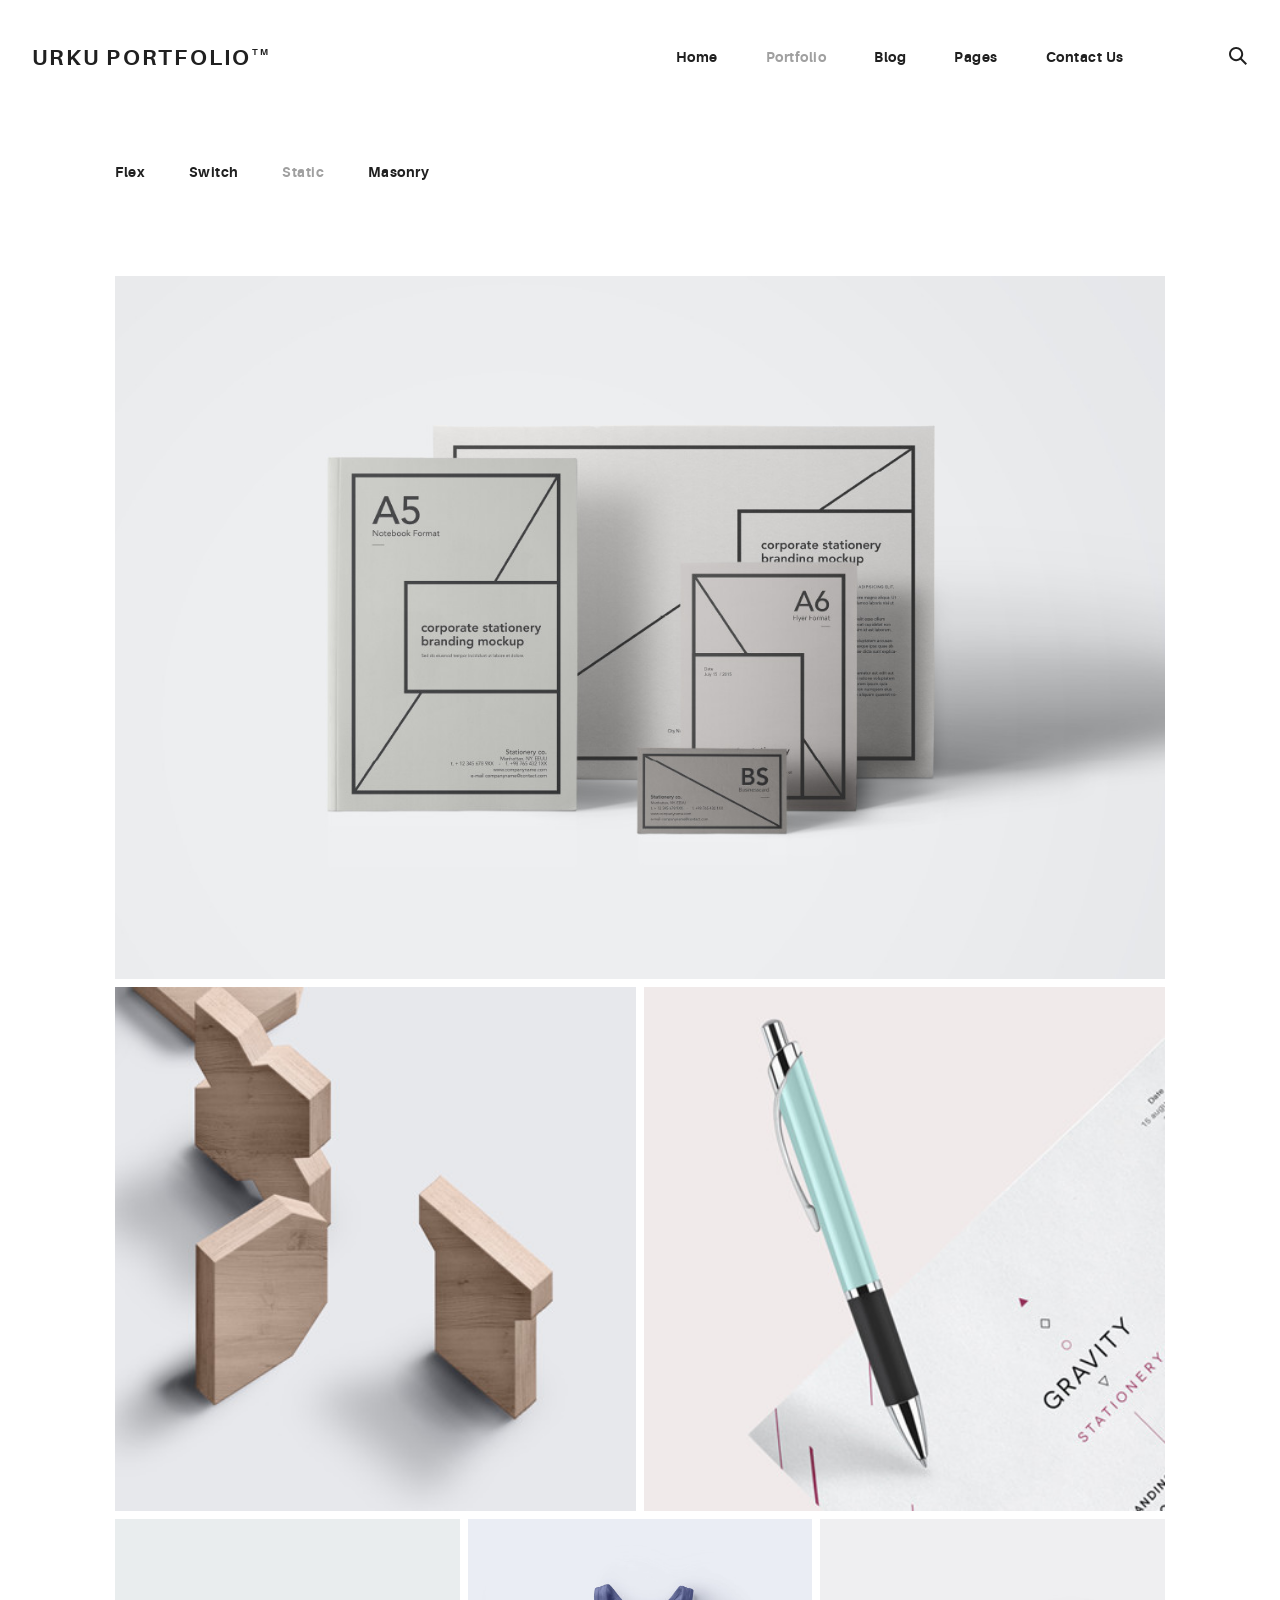
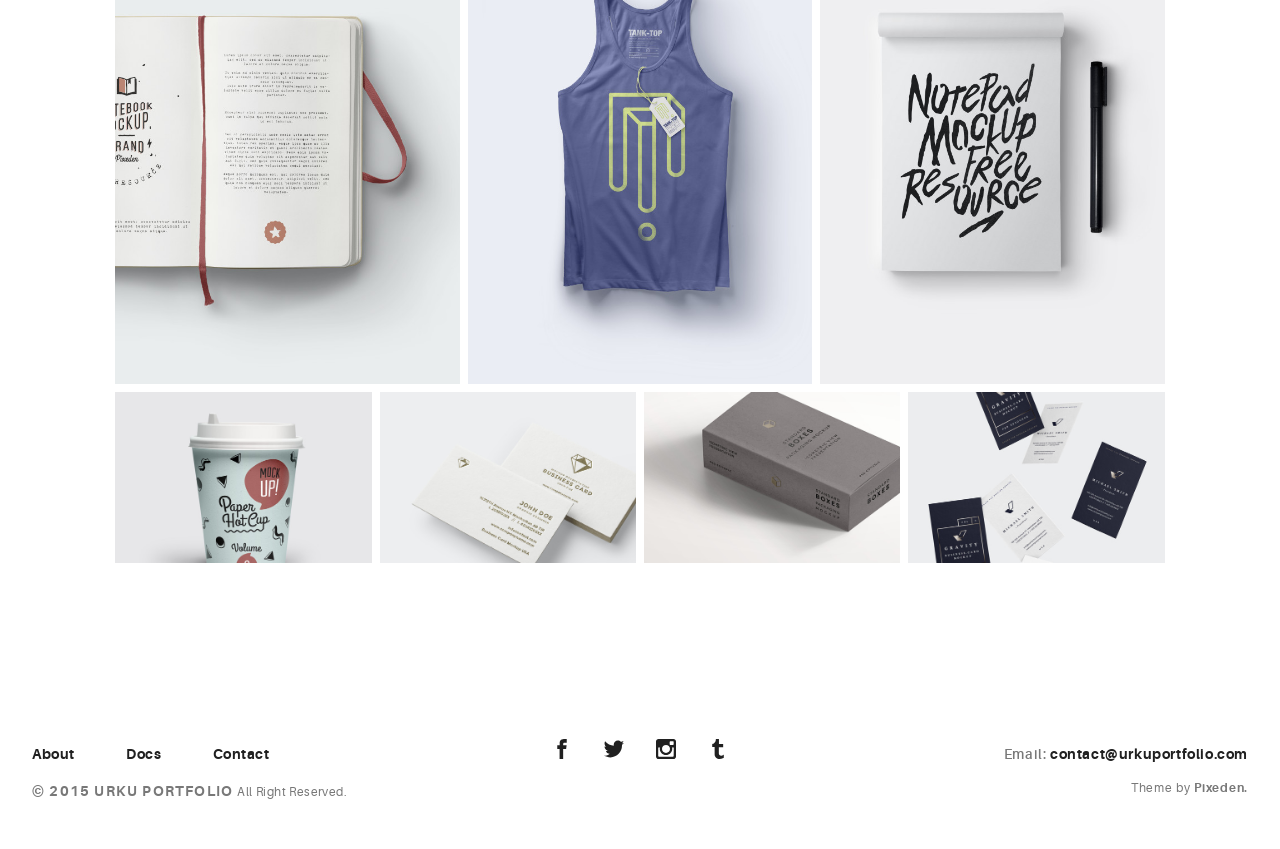
<file: URKU-Portfolio-Template-HTML5-PIXEDEN-v.1.0.5/HTML/portfolio-raw.html>
<!DOCTYPE html>
<html>
  <head>
    <meta name="viewport" content="width=device-width, initial-scale=1.0">
    <meta charset="UTF-8">
    <title>Urku Portfolio :: Pixeden</title>
    <link rel="icon" type="image/svg+xml" href="assets/img/urku-ico.svg">
    <link rel="stylesheet" href="assets/css/aurora-pack.min.css">
    <link rel="stylesheet" href="assets/css/aurora-theme-base.min.css">
    <link rel="stylesheet" href="assets/css/urku.css">
  </head>
  <body class="top-fixed">
    <header class="ae-container-fluid ae-container-fluid--full rk-header ">
      <input type="checkbox" id="mobile-menu" class="rk-mobile-menu">
      <label for="mobile-menu">
        <svg>
          <use xlink:href="assets/img/symbols.svg#bar"></use>
        </svg>
        <svg>
          <use xlink:href="assets/img/symbols.svg#bar"></use>
        </svg>
        <svg>
          <use xlink:href="assets/img/symbols.svg#bar"></use>
        </svg>
      </label>
      <div class="ae-container-fluid rk-topbar">
        <h1 class="rk-logo"><a href="index.html">urku portfolio<sup>tm</sup></a></h1>
        <nav class="rk-navigation">
          <ul class="rk-menu">
            <li class="rk-menu__item"><a href="index.html" class="rk-menu__link">Home</a>
            </li>
            <li class="active rk-menu__item"><a href="portfolio.html" class="rk-menu__link">Portfolio</a>
            </li>
            <li class="rk-menu__item"><a href="blog.html" class="rk-menu__link">Blog</a>
            </li>
            <li class="rk-menu__item"><a href="#0" class="rk-menu__link">Pages</a>
              <nav class="rk-menu__sub">
                <ul class="rk-container">
                  <li class="rk-menu__item"><a href="about.html" class="rk-menu__link">About</a></li>
                  <li class="rk-menu__item"><a href="documentation.html" class="rk-menu__link">Documentation</a></li>
                  <li class="rk-menu__item"><a href="design-styles.html" class="rk-menu__link">Design Styles</a></li>
                </ul>
              </nav>
            </li>
            <li class="rk-menu__item"><a href="contact.html" class="rk-menu__link">Contact Us</a>
            </li>
          </ul>
          <form class="rk-search">
            <input type="text" placeholder="Search" id="urku-search" class="rk-search-field">
            <label for="urku-search">
              <svg>
                <use xlink:href="assets/img/symbols.svg#icon-search"></use>
              </svg>
            </label>
          </form>
        </nav>
      </div>
    </header>
    <section class="ae-container-fluid rk-main">
      <section class="ae-container-fluid ae-container-fluid--inner rk-portfolio">
        <div class="au-xs-ta-center au-lg-ta-left">
          <ul class="rk-menu rk-categories-menu">
            <li class="rk-menu__item"><a href="portfolio.html" class="rk-menu__link">Flex</a>
            </li>
            <li class="rk-menu__item"><a href="portfolio-alt.html" class="rk-menu__link">Switch</a>
            </li>
            <li class="active rk-menu__item"><a href="portfolio-raw.html" class="rk-menu__link">Static</a>
            </li>
            <li class="rk-menu__item"><a href="portfolio-masonry.html" class="rk-menu__link">Masonry</a>
            </li>
          </ul>
        </div>
        <div class="ae-grid">
          <div class="ae-grid__item item-lg--auto"><a href="portfolio-item.html" class="rk-item"><img src="assets/img/project-1.jpg" alt="">
              <div class="item-meta">
                <h2>Essential Stationery</h2>
                <p>Branding</p>
              </div></a></div>
        </div>
        <div class="ae-grid">
          <div class="ae-grid__item item-lg--auto"><a href="portfolio-item.html" class="rk-item"><img src="assets/img/project-8.jpg" alt="">
              <div class="item-meta">
                <h2>Trust fund</h2>
                <p>Packaging</p>
              </div></a></div>
          <div class="ae-grid__item item-lg--auto"><a href="portfolio-item.html" class="rk-item"><img src="assets/img/project-7.jpg" alt="">
              <div class="item-meta">
                <h2>Plaid austin</h2>
                <p>Graphic Design</p>
              </div></a></div>
        </div>
        <div class="ae-grid">
          <div class="ae-grid__item item-lg--auto"><a href="portfolio-item.html" class="rk-item"><img src="assets/img/project-3.jpg" alt="">
              <div class="item-meta">
                <h2>Waistcoat vegan</h2>
                <p>Graphic Design</p>
              </div></a></div>
          <div class="ae-grid__item item-lg--auto"><a href="portfolio-item.html" class="rk-item"><img src="assets/img/project-6.jpg" alt="">
              <div class="item-meta">
                <h2>Gentrify artisan</h2>
                <p>Graphic Design</p>
              </div></a></div>
          <div class="ae-grid__item item-lg--auto"><a href="portfolio-item.html" class="rk-item"><img src="assets/img/project-10.jpg" alt="">
              <div class="item-meta">
                <h2>Waistcoat ugh</h2>
                <p>UI/UX</p>
              </div></a></div>
        </div>
        <div class="ae-grid">
          <div class="ae-grid__item item-lg--auto"><a href="portfolio-item.html" class="rk-item"><img src="assets/img/project-4.jpg" alt="">
              <div class="item-meta">
                <h2>Tumblr hammock</h2>
                <p>Packaging</p>
              </div></a></div>
          <div class="ae-grid__item item-lg--auto"><a href="portfolio-item.html" class="rk-item"><img src="assets/img/project-5.jpg" alt="">
              <div class="item-meta">
                <h2>Biodiesel etsy</h2>
                <p>Branding</p>
              </div></a></div>
          <div class="ae-grid__item item-lg--auto"><a href="portfolio-item.html" class="rk-item"><img src="assets/img/project-11.jpg" alt="">
              <div class="item-meta">
                <h2>Deep v kogi</h2>
                <p>Graphic Design</p>
              </div></a></div>
          <div class="ae-grid__item item-lg--auto"><a href="portfolio-item.html" class="rk-item"><img src="assets/img/project-12.jpg" alt="">
              <div class="item-meta">
                <h2>Venmo trust</h2>
                <p>Packaging</p>
              </div></a></div>
        </div>
      </section>
    </section>
    <footer class="ae-container-fluid rk-footer ">
      <div class="ae-grid ae-grid--collapse">
        <div class="ae-grid__item item-lg-4 au-xs-ta-center au-lg-ta-left">
          <ul class="rk-menu rk-footer-menu">
            <li class="rk-menu__item"><a href="about.html" class="rk-menu__link">About</a>
            </li>
            <li class="rk-menu__item"><a href="documentation.html" class="rk-menu__link">Docs</a>
            </li>
            <li class="rk-menu__item"><a href="contact.html" class="rk-menu__link">Contact</a>
            </li>
          </ul>
          <p class="rk-footer__text rk-footer__copy "> <span class="ae-u-bold">© </span><span class="ae-u-bolder">2015 URKU PORTFOLIO </span>All Right Reserved.</p>
        </div>
        <div class="ae-grid__item item-lg-4 au-xs-ta-center"><a href="#0" class="rk-social-btn ">
            <svg>
              <use xlink:href="assets/img/symbols.svg#icon-facebook"></use>
            </svg></a><a href="#0" class="rk-social-btn ">
            <svg>
              <use xlink:href="assets/img/symbols.svg#icon-twitter"></use>
            </svg></a><a href="#0" class="rk-social-btn ">
            <svg>
              <use xlink:href="assets/img/symbols.svg#icon-pinterest"></use>
            </svg></a><a href="#0" class="rk-social-btn ">
            <svg>
              <use xlink:href="assets/img/symbols.svg#icon-tumblr"></use>
            </svg></a></div>
        <div class="ae-grid__item item-lg-4 au-xs-ta-center au-lg-ta-right">
          <p class="rk-footer__text rk-footer__contact "> <span class="ae-u-bold">Email: </span><span class="ae-u-bolder"> <a href="#0" class="rk-dark-color ">contact@urkuportfolio.com </a></span></p>
          <p class="rk-footer__text rk-footer__by">Theme by <a href="http://pixeden.com" class="ae-u-bolder">Pixeden.</a></p>
        </div>
      </div>
    </footer>
    <script src="assets/js/svg4everybody.min.js"></script>
    <script>svg4everybody();</script>
  </body>
</html>
</file>
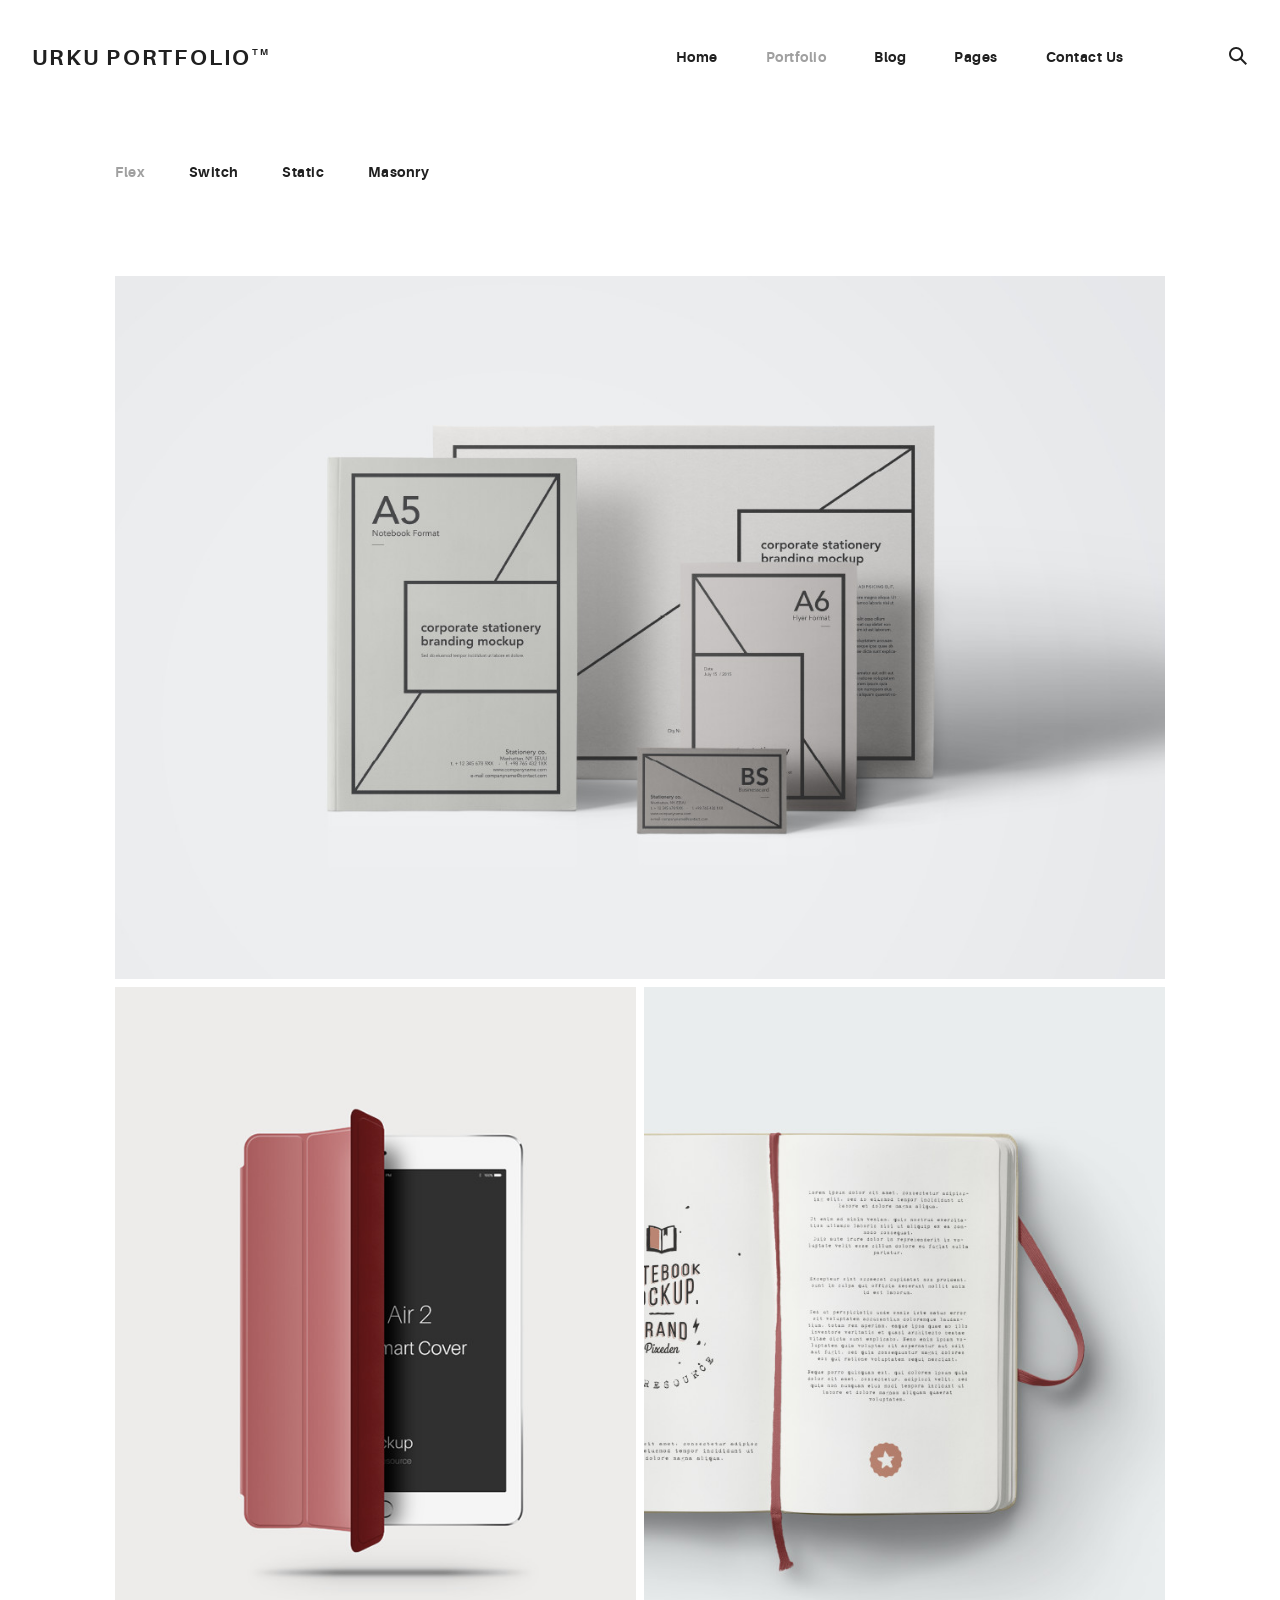
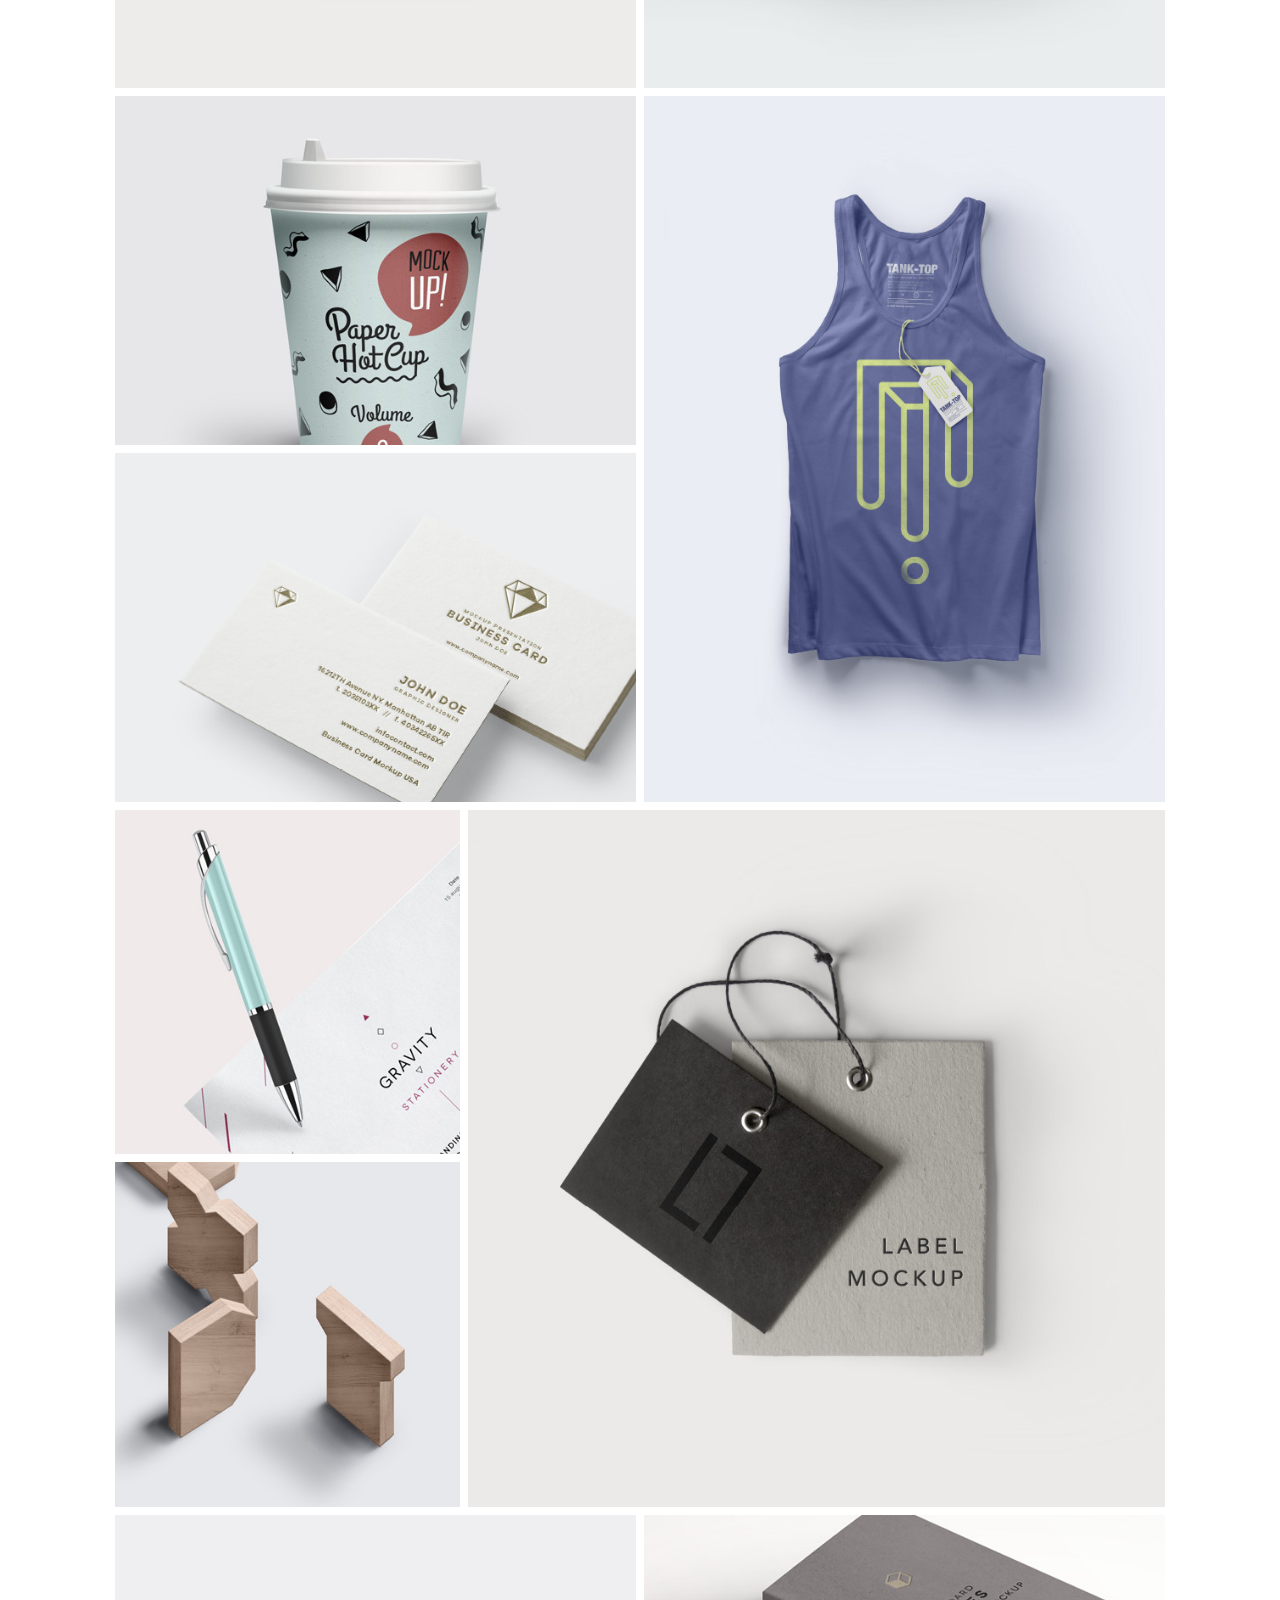
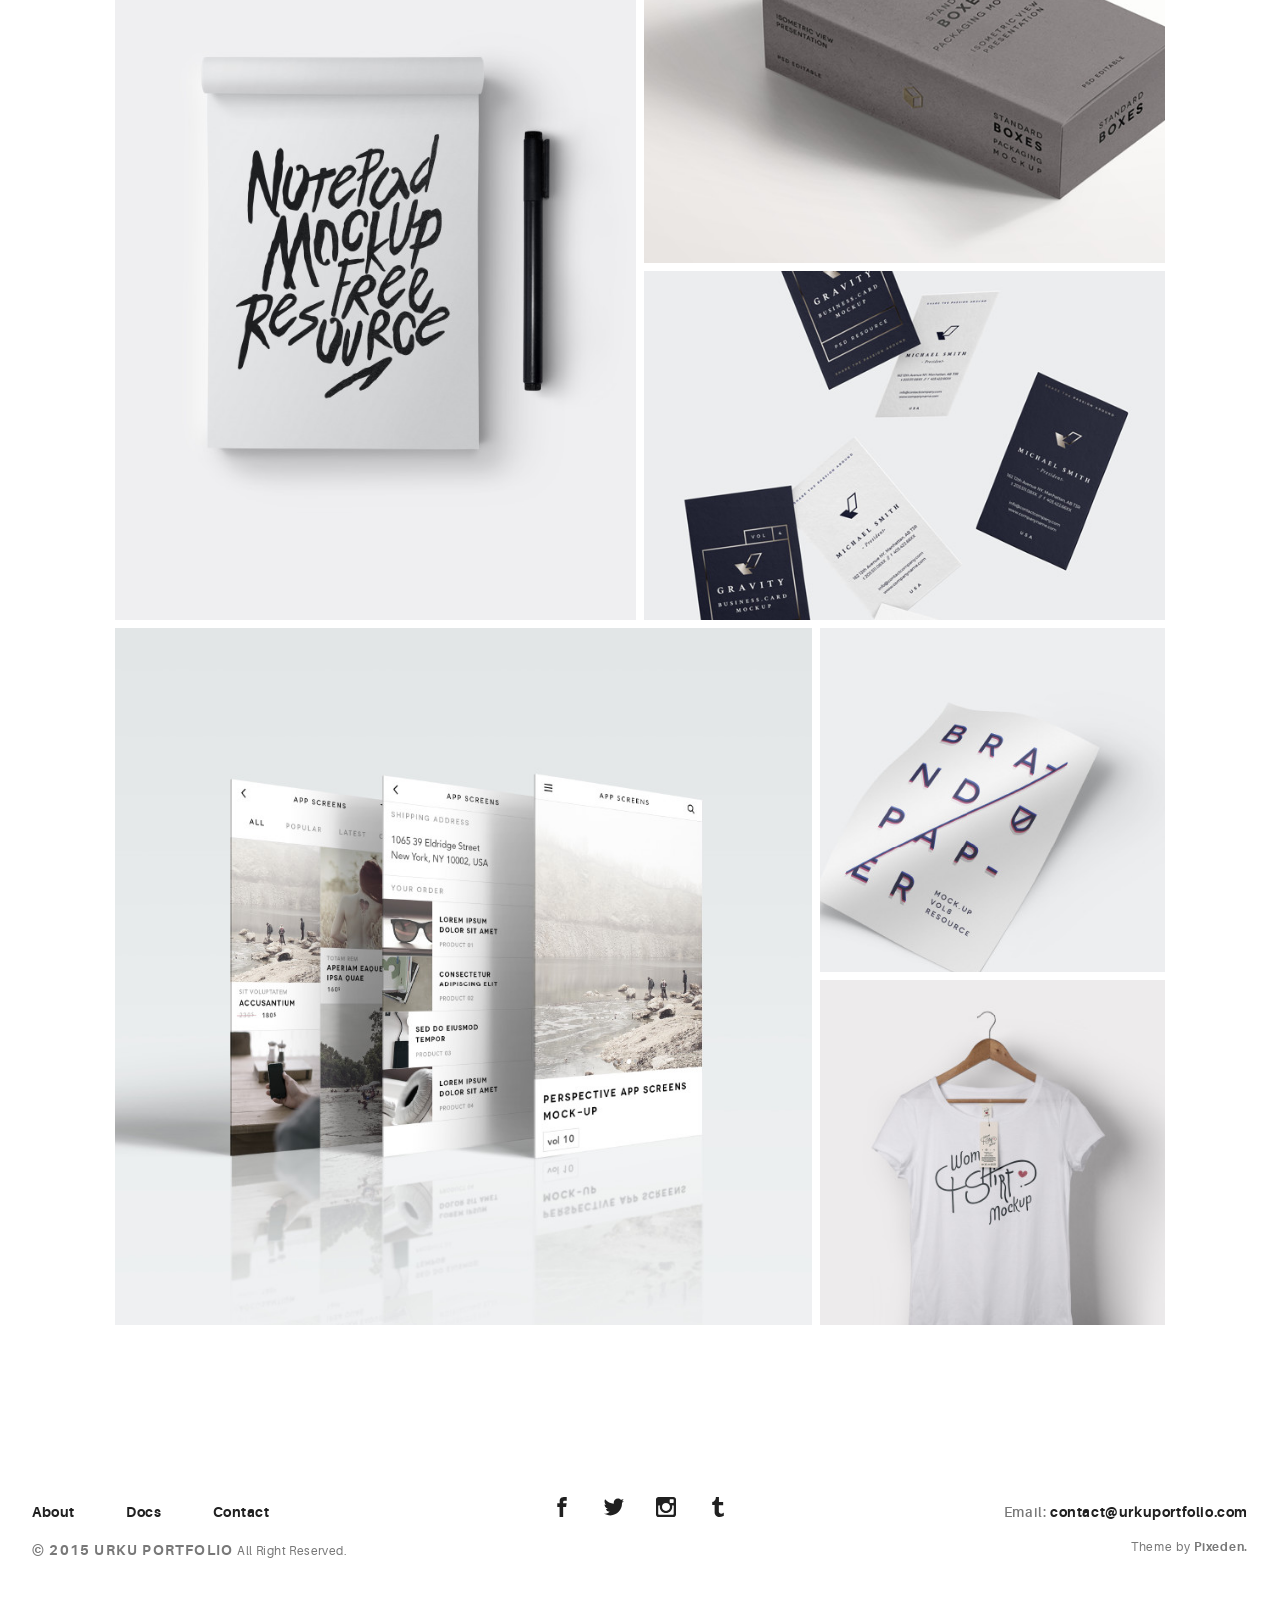
<file: URKU-Portfolio-Template-HTML5-PIXEDEN-v.1.0.5/HTML/portfolio.html>
<!DOCTYPE html>
<html>
  <head>
    <meta name="viewport" content="width=device-width, initial-scale=1.0">
    <meta charset="UTF-8">
    <title>Urku Portfolio :: Pixeden</title>
    <link rel="icon" type="image/svg+xml" href="assets/img/urku-ico.svg">
    <link rel="stylesheet" href="assets/css/aurora-pack.min.css">
    <link rel="stylesheet" href="assets/css/aurora-theme-base.min.css">
    <link rel="stylesheet" href="assets/css/urku.css">
  </head>
  <body class="top-fixed">
    <header class="ae-container-fluid ae-container-fluid--full rk-header ">
      <input type="checkbox" id="mobile-menu" class="rk-mobile-menu">
      <label for="mobile-menu">
        <svg>
          <use xlink:href="assets/img/symbols.svg#bar"></use>
        </svg>
        <svg>
          <use xlink:href="assets/img/symbols.svg#bar"></use>
        </svg>
        <svg>
          <use xlink:href="assets/img/symbols.svg#bar"></use>
        </svg>
      </label>
      <div class="ae-container-fluid rk-topbar">
        <h1 class="rk-logo"><a href="index.html">urku portfolio<sup>tm</sup></a></h1>
        <nav class="rk-navigation">
          <ul class="rk-menu">
            <li class="rk-menu__item"><a href="index.html" class="rk-menu__link">Home</a>
            </li>
            <li class="active rk-menu__item"><a href="portfolio.html" class="rk-menu__link">Portfolio</a>
            </li>
            <li class="rk-menu__item"><a href="blog.html" class="rk-menu__link">Blog</a>
            </li>
            <li class="rk-menu__item"><a href="#0" class="rk-menu__link">Pages</a>
              <nav class="rk-menu__sub">
                <ul class="rk-container">
                  <li class="rk-menu__item"><a href="about.html" class="rk-menu__link">About</a></li>
                  <li class="rk-menu__item"><a href="documentation.html" class="rk-menu__link">Documentation</a></li>
                  <li class="rk-menu__item"><a href="design-styles.html" class="rk-menu__link">Design Styles</a></li>
                </ul>
              </nav>
            </li>
            <li class="rk-menu__item"><a href="contact.html" class="rk-menu__link">Contact Us</a>
            </li>
          </ul>
          <form class="rk-search">
            <input type="text" placeholder="Search" id="urku-search" class="rk-search-field">
            <label for="urku-search">
              <svg>
                <use xlink:href="assets/img/symbols.svg#icon-search"></use>
              </svg>
            </label>
          </form>
        </nav>
      </div>
    </header>
    <section class="ae-container-fluid ae-container-fluid--inner rk-portfolio rk-main">
      <div class="au-xs-ta-center au-lg-ta-left">
        <ul class="rk-menu rk-categories-menu">
          <li class="active rk-menu__item"><a href="portfolio.html" class="rk-menu__link">Flex</a>
          </li>
          <li class="rk-menu__item"><a href="portfolio-alt.html" class="rk-menu__link">Switch</a>
          </li>
          <li class="rk-menu__item"><a href="portfolio-raw.html" class="rk-menu__link">Static</a>
          </li>
          <li class="rk-menu__item"><a href="portfolio-masonry.html" class="rk-menu__link">Masonry</a>
          </li>
        </ul>
      </div>
      <div class="rk-portfolio__items"><a href="portfolio-item.html" class="rk-item rk-item--flex item-1 rk-size-12 rk-tosize-6 rk-landscape ">
          <div class="item-meta">
            <h2>Essential Stationery</h2>
            <p>Branding</p>
          </div></a><a href="portfolio-item.html" class="rk-item rk-item--flex item-2 rk-size-6  rk-portrait ">
          <div class="item-meta">
            <h2>Pickled Tousled</h2>
            <p>Art Direction</p>
          </div></a><a href="portfolio-item.html" class="rk-item rk-item--flex item-3 rk-size-6 rk-tosize-4 rk-portrait rk-tosquare">
          <div class="item-meta">
            <h2>Waistcoat vegan</h2>
            <p>Graphic Design</p>
          </div></a>
        <div class="rk-items-cont rk-size-6 rk-tosize-8"><a href="portfolio-item.html" class="rk-item rk-item--flex item-4 rk-size-12 rk-tosize-6 rk-landscape ">
            <div class="item-meta">
              <h2>Tumblr hammock</h2>
              <p>Packaging</p>
            </div></a><a href="portfolio-item.html" class="rk-item rk-item--flex item-5 rk-size-12 rk-tosize-6 rk-landscape ">
            <div class="item-meta">
              <h2>Biodiesel etsy</h2>
              <p>Branding</p>
            </div></a>
        </div><a href="portfolio-item.html" class="rk-item rk-item--flex item-6 rk-size-6 rk-tosize-4 rk-portrait rk-tosquare">
          <div class="item-meta">
            <h2>Gentrify artisan</h2>
            <p>Graphic Design</p>
          </div></a>
        <div class="rk-items-cont rk-size-4 rk-tosize-8"><a href="portfolio-item.html" class="rk-item rk-item--flex item-7 rk-size-12 rk-tosize-6 rk-square ">
            <div class="item-meta">
              <h2>Plaid austin</h2>
              <p>Graphic Design</p>
            </div></a><a href="portfolio-item.html" class="rk-item rk-item--flex item-8 rk-size-12 rk-tosize-6 rk-square ">
            <div class="item-meta">
              <h2>Trust fund</h2>
              <p>Packaging</p>
            </div></a>
        </div><a href="portfolio-item.html" class="rk-item rk-item--flex item-9 rk-size-8 rk-tosize-3 rk-square ">
          <div class="item-meta">
            <h2>Gentrify pork</h2>
            <p>Branding</p>
          </div></a><a href="portfolio-item.html" class="rk-item rk-item--flex item-10 rk-size-6 rk-tosize-3 rk-portrait rk-tosquare">
          <div class="item-meta  rk-tosmallfont">
            <h2>Waistcoat ugh</h2>
            <p>UI/UX</p>
          </div></a>
        <div class="rk-items-cont rk-size-6 rk-tosize-6"><a href="portfolio-item.html" class="rk-item rk-item--flex item-11 rk-size-12 rk-tosize-6 rk-landscape rk-tosquare">
            <div class="item-meta">
              <h2>Deep v kogi</h2>
              <p>Graphic Design</p>
            </div></a><a href="portfolio-item.html" class="rk-item rk-item--flex item-12 rk-size-12 rk-tosize-6 rk-landscape rk-tosquare">
            <div class="item-meta">
              <h2>Venmo trust</h2>
              <p>Packaging</p>
            </div></a>
        </div><a href="portfolio-item.html" class="rk-item rk-item--flex item-13 rk-size-8 rk-tosize-3 rk-square ">
          <div class="item-meta">
            <h2>Venmo trust</h2>
            <p>Ui/UX</p>
          </div></a>
        <div class="rk-items-cont rk-size-4 rk-tosize-6"><a href="portfolio-item.html" class="rk-item rk-item--flex item-14 rk-size-12 rk-tosize-6 rk-square ">
            <div class="item-meta">
              <h2>Gentrify semiotic</h2>
              <p>Art Direction</p>
            </div></a><a href="portfolio-item.html" class="rk-item rk-item--flex item-15 rk-size-12 rk-tosize-6 rk-square ">
            <div class="item-meta">
              <h2>Migas artisan</h2>
              <p>Photography</p>
            </div></a>
        </div>
      </div>
    </section>
    <footer class="ae-container-fluid rk-footer ">
      <div class="ae-grid ae-grid--collapse">
        <div class="ae-grid__item item-lg-4 au-xs-ta-center au-lg-ta-left">
          <ul class="rk-menu rk-footer-menu">
            <li class="rk-menu__item"><a href="about.html" class="rk-menu__link">About</a>
            </li>
            <li class="rk-menu__item"><a href="documentation.html" class="rk-menu__link">Docs</a>
            </li>
            <li class="rk-menu__item"><a href="contact.html" class="rk-menu__link">Contact</a>
            </li>
          </ul>
          <p class="rk-footer__text rk-footer__copy "> <span class="ae-u-bold">© </span><span class="ae-u-bolder">2015 URKU PORTFOLIO </span>All Right Reserved.</p>
        </div>
        <div class="ae-grid__item item-lg-4 au-xs-ta-center"><a href="#0" class="rk-social-btn ">
            <svg>
              <use xlink:href="assets/img/symbols.svg#icon-facebook"></use>
            </svg></a><a href="#0" class="rk-social-btn ">
            <svg>
              <use xlink:href="assets/img/symbols.svg#icon-twitter"></use>
            </svg></a><a href="#0" class="rk-social-btn ">
            <svg>
              <use xlink:href="assets/img/symbols.svg#icon-pinterest"></use>
            </svg></a><a href="#0" class="rk-social-btn ">
            <svg>
              <use xlink:href="assets/img/symbols.svg#icon-tumblr"></use>
            </svg></a></div>
        <div class="ae-grid__item item-lg-4 au-xs-ta-center au-lg-ta-right">
          <p class="rk-footer__text rk-footer__contact "> <span class="ae-u-bold">Email: </span><span class="ae-u-bolder"> <a href="#0" class="rk-dark-color ">contact@urkuportfolio.com </a></span></p>
          <p class="rk-footer__text rk-footer__by">Theme by <a href="http://pixeden.com" class="ae-u-bolder">Pixeden.</a></p>
        </div>
      </div>
    </footer>
    <script src="assets/js/svg4everybody.min.js"></script>
    <script>svg4everybody();</script>
  </body>
</html>
</file>
<file: URKU-Portfolio-Template-HTML5-PIXEDEN-v.1.0.5/HTML/assets/css/urku.css>
/* * * * * * * * * * * * * * * * * * * * *\ 
 UrkuPortfolio v1.0.0 
 Urku is a prtfolio template with a very clean style. 
 (c) 2016 Lionel <lionel@pixeden.com> (http://pixeden.com) 
 https://bitbucket.org/elrumordelaluz/urkuportfolio 
 Licensed under  MIT 
\* * * * * * * * * * * * * * * * * * * * */
@charset "UTF-8";
body {
  margin: 0;
}

.rk-container {
  margin-right: auto;
  margin-left: auto;
  padding-left: .25rem;
  padding-right: .25rem;
}
@media (min-width: 40em) {
  .rk-container {
    max-width: 88.88889em;
    width: 95vw;
  }
  .rk-container--inner {
    max-width: 68.88889em;
    width: 82vw;
  }
}
.rk-container--full {
  max-width: 100%;
  padding-left: 0;
  padding-right: 0;
  width: 100%;
}
@media (min-width: 64em) {
  .rk-container {
    padding-left: 0;
    padding-right: 0;
  }
}

.rk-main {
  z-index: 1;
  position: static;
}
.top-fixed .rk-main {
  padding-top: 8.5rem;
}
@media (min-width: 64em) {
  .rk-main {
    position: relative;
  }
}

.rk-header {
  background-color: #fff;
  position: relative;
  z-index: 5;
}
.top-fixed .rk-header {
  position: fixed;
}

.rk-topbar {
  -webkit-box-align: start;
  -webkit-align-items: flex-start;
  -ms-flex-align: start;
          align-items: flex-start;
  display: -webkit-box;
  display: -webkit-flex;
  display: -ms-flexbox;
  display:         flex;
  -webkit-flex-wrap: wrap;
      -ms-flex-wrap: wrap;
          flex-wrap: wrap;
  -webkit-box-pack: justify;
  -webkit-justify-content: space-between;
  -ms-flex-pack: justify;
          justify-content: space-between;
  padding-bottom: 3.3rem;
  padding-top: 2.8rem;
}
@media (min-width: 64em) {
  .rk-topbar {
    padding-bottom: 0;
  }
}

.rk-logo {
  -webkit-box-flex: 0;
  -webkit-flex: 0 0 100%;
      -ms-flex: 0 0 100%;
          flex: 0 0 100%;
  font-size: 1.375rem;
  font-weight: 700;
  letter-spacing: 2.25px;
  text-align: center;
  text-transform: uppercase;
  width: 20%;
}
.rk-logo sup {
  font-size: .5625rem;
  position: relative;
  top: -1px;
}
@media (min-width: 64em) {
  .rk-logo {
    -webkit-box-flex: 1;
    -webkit-flex: 1;
        -ms-flex: 1;
            flex: 1;
    text-align: left;
  }
}

.rk-search {
  -webkit-align-self: flex-start;
  -ms-flex-item-align: start;
          align-self: flex-start;
  margin-bottom: 3.4rem;
  margin-left: 7.7rem;
  padding-top: .16rem;
  position: relative;
}
.rk-search label,
.rk-search input {
  display: inline-block;
  vertical-align: middle;
}
.rk-search label {
  cursor: pointer;
  height: 1.875rem;
  left: -1.5rem;
  padding-bottom: .67em;
  padding-top: 0;
  position: absolute;
  top: 0;
  -webkit-transition: color .3s;
          transition: color .3s;
  width: 1.875rem;
  z-index: 20;
}
.rk-search svg {
  height: 100%;
  width: 100%;
}
.rk-search input {
  background-color: transparent;
  border: 0;
  font-size: .875rem;
  opacity: 0;
  outline: 0;
  padding: 0;
  padding-bottom: .3em;
  -webkit-transition: .3s;
          transition: .3s;
  z-index: 10;
  width: 1px;
}
.rk-search input:focus {
  opacity: 1;
  padding-left: .5rem;
  width: 100px;
}
.rk-search input:focus + label {
  color: #a0a0a0;
}

.rk-navmobile {
  position: relative;
}

.rk-mobile-menu {
  display: none;
}
.rk-mobile-menu + label {
  cursor: pointer;
  display: inline-block;
  height: 24px;
  left: 2.5vw;
  position: absolute;
  top: 2.7rem;
  width: 16px;
  z-index: 300;
}
.rk-mobile-menu + label svg {
  height: 4px;
  width: 20px;
  margin: 0;
  display: block;
  margin-bottom: 3px;
  -webkit-transition: .3s;
          transition: .3s;
}
.rk-mobile-menu + label svg:nth-of-type(1) {
  -webkit-transform-origin: center left;
      -ms-transform-origin: center left;
          transform-origin: center left;
}
.rk-mobile-menu + label svg:nth-of-type(3) {
  -webkit-transform-origin: center left;
      -ms-transform-origin: center left;
          transform-origin: center left;
}
@media (min-width: 64em) {
  .rk-mobile-menu + label {
    display: none;
  }
}
.rk-mobile-menu:checked + label,
.rk-mobile-menu + label:hover {
  color: #a0a0a0;
}
.rk-mobile-menu:checked + label svg:nth-of-type(1) {
  -webkit-transform: rotate(45deg);
      -ms-transform: rotate(45deg);
          transform: rotate(45deg);
}
.rk-mobile-menu:checked + label svg:nth-of-type(2) {
  -webkit-transform: translateX(-100%);
      -ms-transform: translateX(-100%);
          transform: translateX(-100%);
  opacity: 0;
}
.rk-mobile-menu:checked + label svg:nth-of-type(3) {
  -webkit-transform: rotate(-45deg);
      -ms-transform: rotate(-45deg);
          transform: rotate(-45deg);
}

.rk-footer {
  margin-top: 10.5rem;
  margin-bottom: 2rem;
}

.rk-footer__text {
  color: #787878;
  font-size: .75rem;
  margin-bottom: .875rem;
}
.rk-footer__text span {
  font-size: .875rem;
}

.rk-footer__copy {
  letter-spacing: .4px;
}
.rk-footer__copy span {
  letter-spacing: 1.2px;
}

.rk-footer__contact {
  display: inline-block;
  letter-spacing: .6px;
}

.rk-footer__by {
  letter-spacing: .7px;
}

.rk-social-btn {
  background: none;
  border: 0;
  display: inline-block;
  height: 20px;
  margin-left: 1rem;
  margin-right: 1rem;
  width: 20px;
}
.rk-social-btn:first-child {
  margin-left: 0;
}
.rk-social-btn:last-child {
  margin-right: 0;
}
.rk-social-btn svg {
  height: 100%;
  width: 100%;
}

.rk-layout-ctrl-cont {
  position: absolute;
  text-align: right;
  top: 2.65rem;
  padding-right: 2.5rem;
}
.top-fixed .rk-layout-ctrl-cont {
  position: fixed;
  z-index: 401;
}
.top-fixed .rk-layout-ctrl-cont:first-of-type {
  top: 2.65rem;
}
@media (min-width: 64em) {
  .rk-layout-ctrl-cont {
    padding-right: 0;
    top: 2.25rem;
  }
  .rk-layout-ctrl-cont:first-of-type {
    top: 0;
  }
  .top-fixed .rk-layout-ctrl-cont {
    top: 10.7625rem;
    z-index: -1;
  }
  .top-fixed .rk-layout-ctrl-cont:first-of-type {
    top: 8.5rem;
  }
}

.rk-layout-ctrl {
  cursor: pointer;
  display: none;
  float: right;
  clear: both;
  height: 28px;
  opacity: 0;
  padding-right: .09rem;
  padding-top: 0;
  -webkit-transition: color .3s;
          transition: color .3s;
  width: 20px;
  z-index: 401;
  position: absolute;
}
.rk-layout-ctrl:hover {
  color: #a0a0a0;
}
.rk-layout-ctrl svg {
  height: 100%;
  width: 100%;
}
@media (min-width: 40em) {
  .rk-layout-ctrl {
    display: inline-block;
  }
}
@media (min-width: 64em) {
  .rk-layout-ctrl {
    opacity: 1;
    position: static;
  }
}

.layout-ctrl-input {
  display: none;
}
.layout-ctrl-input:checked + .rk-layout-ctrl-cont label {
  display: none;
  color: #a0a0a0;
}
@media (min-width: 64em) {
  .layout-ctrl-input:checked + .rk-layout-ctrl-cont label {
    display: block;
  }
}

.rk-layout-ctrl-mobile {
  color: #a0a0a0;
  height: 19px;
  position: absolute;
  right: 40px;
  top: 46px;
  width: 19px;
  z-index: 400;
}
.top-fixed .rk-layout-ctrl-mobile {
  position: fixed;
}
.rk-layout-ctrl-mobile svg {
  -webkit-transition: -webkit-transform 250ms;
          transition:         transform 250ms;
  position: absolute;
  width: 48%;
}
.rk-layout-ctrl-mobile svg:nth-child(1),
.rk-layout-ctrl-mobile svg:nth-child(2) {
  top: 0;
  -webkit-transform-origin: top center;
      -ms-transform-origin: top center;
          transform-origin: top center;
}
.rk-layout-ctrl-mobile svg:nth-child(1),
.rk-layout-ctrl-mobile svg:nth-child(3) {
  left: 0;
}
.rk-layout-ctrl-mobile svg:nth-child(2),
.rk-layout-ctrl-mobile svg:nth-child(4) {
  right: 0;
}
.rk-layout-ctrl-mobile svg:nth-child(3),
.rk-layout-ctrl-mobile svg:nth-child(4) {
  bottom: 0;
  -webkit-transform-origin: bottom center;
      -ms-transform-origin: bottom center;
          transform-origin: bottom center;
}
.rk-layout-ctrl-mobile svg:nth-child(1),
.rk-layout-ctrl-mobile svg:nth-child(4) {
  -webkit-transform: scaleY(1.3);
      -ms-transform: scaleY(1.3);
          transform: scaleY(1.3);
}
.rk-layout-ctrl-mobile svg:nth-child(2),
.rk-layout-ctrl-mobile svg:nth-child(3) {
  -webkit-transform: scaleY(.7);
      -ms-transform: scaleY(.7);
          transform: scaleY(.7);
}
.rk-layout-ctrl-mobile.layout-blog svg:nth-child(1),
.rk-layout-ctrl-mobile.layout-blog svg:nth-child(3) {
  -webkit-transform: scaleX(1.3);
      -ms-transform: scaleX(1.3);
          transform: scaleX(1.3);
  -webkit-transform-origin: left center;
      -ms-transform-origin: left center;
          transform-origin: left center;
}
.rk-layout-ctrl-mobile.layout-blog svg:nth-child(2),
.rk-layout-ctrl-mobile.layout-blog svg:nth-child(4) {
  -webkit-transform: scaleX(1.3);
      -ms-transform: scaleX(1.3);
          transform: scaleX(1.3);
  -webkit-transform-origin: right center;
      -ms-transform-origin: right center;
          transform-origin: right center;
}
#layout-grid:checked ~ .rk-layout-ctrl-mobile svg {
  -webkit-transform: scale(1);
      -ms-transform: scale(1);
          transform: scale(1);
}
@media (max-width: 40em) {
  .rk-layout-ctrl-mobile {
    display: none;
  }
}
@media (min-width: 64em) {
  .rk-layout-ctrl-mobile {
    display: none;
  }
}

.rk-portfolio__items {
  margin-top: -4px;
}
@media (min-width: 40em) {
  .rk-portfolio__items {
    display: -webkit-box;
    display: -webkit-flex;
    display: -ms-flexbox;
    display:         flex;
    -webkit-flex-wrap: wrap;
        -ms-flex-wrap: wrap;
            flex-wrap: wrap;
    margin-left: -4px;
    margin-right: -4px;
  }
}

.rk-item {
  display: block;
  margin: 0;
  margin-bottom: .5rem;
  position: relative;
}
.rk-item.ae-masonry__item {
  display: inline-block;
  margin-bottom: 0;
}
.rk-item img {
  display: block;
  width: 100%;
}
.rk-item:hover .item-meta {
  opacity: 1;
  visibility: visible;
}
.rk-item--flex {
  background-position: center center;
  background-repeat: no-repeat;
  background-size: cover;
  border-color: white;
  border-width: 4px;
  border-style: solid;
  -webkit-box-flex: 1;
  -webkit-flex: 1;
      -ms-flex: 1;
          flex: 1;
  margin-bottom: 0;
  overflow: hidden;
}
.rk-item--flex:after {
  display: none;
}
.rk-item--flex:before {
  content: "";
  display: block;
  padding-top: 100%;
}
.rk-item--flex:hover {
  background-color: #000;
  background-blend-mode: luminosity;
}
@media (min-width: 40em) {
  .rk-item {
    border-width: 4px;
  }
}

.post-img {
  background-position: center center;
  background-repeat: no-repeat;
  background-size: cover;
  display: block;
  position: relative;
}
.post-img:before {
  content: "";
  display: block;
  padding-top: 100%;
}
.post-img:hover {
  background-color: #000;
  background-blend-mode: luminosity;
}
.post-img:hover .item-meta {
  opacity: 1;
  visibility: visible;
}

.item-meta {
  -webkit-box-align: center;
  -webkit-align-items: center;
  -ms-flex-align: center;
          align-items: center;
  background-color: rgba(255, 255, 255, .75);
  bottom: 0;
  color: #202020;
  display: -webkit-box;
  display: -webkit-flex;
  display: -ms-flexbox;
  display:         flex;
  -webkit-box-orient: vertical;
  -webkit-box-direction: normal;
  -webkit-flex-direction: column;
      -ms-flex-direction: column;
          flex-direction: column;
  font-size: .67rem;
  -webkit-box-pack: center;
  -webkit-justify-content: center;
  -ms-flex-pack: center;
          justify-content: center;
  left: 0;
  margin: auto;
  opacity: 0;
  padding: 2%;
  position: absolute;
  right: 0;
  text-align: center;
  -webkit-transition: opacity .5s;
          transition: opacity .5s;
  top: 0;
}
.item-meta h2 {
  font-size: 2.25em;
  font-weight: 700;
}
.item-meta p {
  font-size: 1.5em;
  margin-bottom: 0;
}
@media (min-width: 64em) {
  .item-meta {
    font-size: 1vw;
  }
}
@media (min-width: 94.75em) {
  .item-meta {
    font-size: 1rem;
  }
}

@media (min-width: 40em) {
  .rk-size-12 .item-meta h2,
  .fz-12 .item-meta2 h2 {
    font-size: 2.25em;
  }
  .rk-size-12 .item-meta p,
  .fz-12 .item-meta2 p {
    font-size: 1.5em;
  }
  .rk-size-8 .item-meta h2,
  .fz-8 .item-meta h2 {
    font-size: 2em;
  }
  .rk-size-8 .item-meta p,
  .fz-8 .item-meta p {
    font-size: 1.5em;
  }
  .rk-size-6 .item-meta h2,
  .fz-6 .item-meta h2 {
    font-size: 1.75em;
  }
  .rk-size-6 .item-meta p,
  .fz-6 .item-meta p {
    font-size: 1.3125em;
  }
  .rk-size-4 .item-meta h2,
  .fz-4 .item-meta h2 {
    font-size: 1.5em;
  }
  .rk-size-4 .item-meta p,
  .fz-4 .item-meta p {
    font-size: 1.125em;
  }
  .rk-size-3 .item-meta h2,
  .fz-3 .item-meta h2 {
    font-size: 1.3125em;
  }
  .rk-size-3 .item-meta p,
  .fz-3 .item-meta p {
    font-size: 1.125em;
  }
  #layout-grid:checked ~ .rk-portfolio .rk-tosize-12 .item-meta h2 {
    font-size: 2.25em;
  }
  #layout-grid:checked ~ .rk-portfolio .rk-tosize-12 .item-meta p {
    font-size: 1.5em;
  }
  #layout-grid:checked ~ .rk-portfolio .rk-tosize-6 .item-meta h2 {
    font-size: 1.75em;
  }
  #layout-grid:checked ~ .rk-portfolio .rk-tosize-6 .item-meta p {
    font-size: 1.3125em;
  }
  #layout-grid:checked ~ .rk-portfolio .rk-tosize-4 .item-meta h2,
  #layout-grid:checked ~ .rk-portfolio .rk-tosize-8 .rk-tosize-6 .item-meta h2 {
    font-size: 1.5em;
  }
  #layout-grid:checked ~ .rk-portfolio .rk-tosize-4 .item-meta p,
  #layout-grid:checked ~ .rk-portfolio .rk-tosize-8 .rk-tosize-6 .item-meta p {
    font-size: 1.125em;
  }
  #layout-grid:checked ~ .rk-portfolio .rk-tosize-3 .item-meta h2,
  #layout-grid:checked ~ .rk-portfolio .rk-tosize-6 .rk-tosize-6 .item-meta h2 {
    font-size: 1.3125em;
  }
  #layout-grid:checked ~ .rk-portfolio .rk-tosize-3 .item-meta p,
  #layout-grid:checked ~ .rk-portfolio .rk-tosize-6 .rk-tosize-6 .item-meta p {
    font-size: 1.125em;
  }
}

.ae-masonry .item-meta h2 {
  font-size: 2.25em;
}

.ae-masonry .item-meta p {
  font-size: 1.5em;
}

@media (min-width: 40em) {
  .rk-portfolio .ae-masonry-sm-2 .item-meta h2,
  .rk-portfolio .ae-grid__item[class*="item-sm"]:nth-child(1):nth-last-child(2) h2,
  .rk-portfolio .ae-grid__item[class*="item-sm"]:nth-child(1):nth-last-child(2) ~ .ae-grid__item[class*="item-sm"] h2 {
    font-size: 1.75em;
  }
  .rk-portfolio .ae-masonry-sm-2 .item-meta p,
  .rk-portfolio .ae-grid__item[class*="item-sm"]:nth-child(1):nth-last-child(2) p,
  .rk-portfolio .ae-grid__item[class*="item-sm"]:nth-child(1):nth-last-child(2) ~ .ae-grid__item[class*="item-sm"] p {
    font-size: 1.3125em;
  }
  .rk-portfolio .ae-masonry-sm-3 .item-meta h2,
  .rk-portfolio .ae-grid__item[class*="item-sm"]:nth-child(1):nth-last-child(3) h2,
  .rk-portfolio .ae-grid__item[class*="item-sm"]:nth-child(1):nth-last-child(3) ~ .ae-grid__item[class*="item-sm"] h2 {
    font-size: 1.5em;
  }
  .rk-portfolio .ae-masonry-sm-3 .item-meta p,
  .rk-portfolio .ae-grid__item[class*="item-sm"]:nth-child(1):nth-last-child(3) p,
  .rk-portfolio .ae-grid__item[class*="item-sm"]:nth-child(1):nth-last-child(3) ~ .ae-grid__item[class*="item-sm"] p {
    font-size: 1.125em;
  }
  .rk-portfolio .ae-masonry-sm-4 .item-meta h2,
  .rk-portfolio .ae-grid__item[class*="item-sm"]:nth-child(1):nth-last-child(4) h2,
  .rk-portfolio .ae-grid__item[class*="item-sm"]:nth-child(1):nth-last-child(4) ~ .ae-grid__item[class*="item-sm"] h2 {
    font-size: 1.3125em;
  }
  .rk-portfolio .ae-masonry-sm-4 .item-meta p,
  .rk-portfolio .ae-grid__item[class*="item-sm"]:nth-child(1):nth-last-child(4) p,
  .rk-portfolio .ae-grid__item[class*="item-sm"]:nth-child(1):nth-last-child(4) ~ .ae-grid__item[class*="item-sm"] p {
    font-size: 1.125em;
  }
}

@media (min-width: 52em) {
  .rk-portfolio .ae-masonry-md-2 .item-meta h2,
  .rk-portfolio .ae-grid__item[class*="item-md"]:nth-child(1):nth-last-child(2) h2,
  .rk-portfolio .ae-grid__item[class*="item-md"]:nth-child(1):nth-last-child(2) ~ .ae-grid__item[class*="item-md"] h2 {
    font-size: 1.75em;
  }
  .rk-portfolio .ae-masonry-md-2 .item-meta p,
  .rk-portfolio .ae-grid__item[class*="item-md"]:nth-child(1):nth-last-child(2) p,
  .rk-portfolio .ae-grid__item[class*="item-md"]:nth-child(1):nth-last-child(2) ~ .ae-grid__item[class*="item-md"] p {
    font-size: 1.3125em;
  }
  .rk-portfolio .ae-masonry-md-3 .item-meta h2,
  .rk-portfolio .ae-grid__item[class*="item-md"]:nth-child(1):nth-last-child(3) h2,
  .rk-portfolio .ae-grid__item[class*="item-md"]:nth-child(1):nth-last-child(3) ~ .ae-grid__item[class*="item-md"] h2 {
    font-size: 1.5em;
  }
  .rk-portfolio .ae-masonry-md-3 .item-meta p,
  .rk-portfolio .ae-grid__item[class*="item-md"]:nth-child(1):nth-last-child(3) p,
  .rk-portfolio .ae-grid__item[class*="item-md"]:nth-child(1):nth-last-child(3) ~ .ae-grid__item[class*="item-md"] p {
    font-size: 1.125em;
  }
  .rk-portfolio .ae-masonry-md-4 .item-meta h2,
  .rk-portfolio .ae-grid__item[class*="item-md"]:nth-child(1):nth-last-child(4) h2,
  .rk-portfolio .ae-grid__item[class*="item-md"]:nth-child(1):nth-last-child(4) ~ .ae-grid__item[class*="item-md"] h2 {
    font-size: 1.3125em;
  }
  .rk-portfolio .ae-masonry-md-4 .item-meta p,
  .rk-portfolio .ae-grid__item[class*="item-md"]:nth-child(1):nth-last-child(4) p,
  .rk-portfolio .ae-grid__item[class*="item-md"]:nth-child(1):nth-last-child(4) ~ .ae-grid__item[class*="item-md"] p {
    font-size: 1.125em;
  }
}

@media (min-width: 64em) {
  .rk-portfolio .ae-masonry-lg-2 .item-meta h2,
  .rk-portfolio .ae-grid__item[class*="item-lg"]:nth-child(1):nth-last-child(2) h2,
  .rk-portfolio .ae-grid__item[class*="item-lg"]:nth-child(1):nth-last-child(2) ~ .ae-grid__item[class*="item-lg"] h2 {
    font-size: 1.75em;
  }
  .rk-portfolio .ae-masonry-lg-2 .item-meta p,
  .rk-portfolio .ae-grid__item[class*="item-lg"]:nth-child(1):nth-last-child(2) p,
  .rk-portfolio .ae-grid__item[class*="item-lg"]:nth-child(1):nth-last-child(2) ~ .ae-grid__item[class*="item-lg"] p {
    font-size: 1.3125em;
  }
  .rk-portfolio .ae-masonry-lg-3 .item-meta h2,
  .rk-portfolio .ae-grid__item[class*="item-lg"]:nth-child(1):nth-last-child(3) h2,
  .rk-portfolio .ae-grid__item[class*="item-lg"]:nth-child(1):nth-last-child(3) ~ .ae-grid__item[class*="item-lg"] h2 {
    font-size: 1.5em;
  }
  .rk-portfolio .ae-masonry-lg-3 .item-meta p,
  .rk-portfolio .ae-grid__item[class*="item-lg"]:nth-child(1):nth-last-child(3) p,
  .rk-portfolio .ae-grid__item[class*="item-lg"]:nth-child(1):nth-last-child(3) ~ .ae-grid__item[class*="item-lg"] p {
    font-size: 1.125em;
  }
  .rk-portfolio .ae-masonry-lg-4 .item-meta h2,
  .rk-portfolio .ae-grid__item[class*="item-lg"]:nth-child(1):nth-last-child(4) h2,
  .rk-portfolio .ae-grid__item[class*="item-lg"]:nth-child(1):nth-last-child(4) ~ .ae-grid__item[class*="item-lg"] h2 {
    font-size: 1.3125em;
  }
  .rk-portfolio .ae-masonry-lg-4 .item-meta p,
  .rk-portfolio .ae-grid__item[class*="item-lg"]:nth-child(1):nth-last-child(4) p,
  .rk-portfolio .ae-grid__item[class*="item-lg"]:nth-child(1):nth-last-child(4) ~ .ae-grid__item[class*="item-lg"] p {
    font-size: 1.125em;
  }
}

@media (min-width: 75em) {
  .rk-portfolio .ae-masonry-xl-2 .item-meta h2,
  .rk-portfolio .ae-grid__item[class*="item-xl"]:nth-child(1):nth-last-child(2) h2,
  .rk-portfolio .ae-grid__item[class*="item-xl"]:nth-child(1):nth-last-child(2) ~ .ae-grid__item[class*="item-xl"] h2 {
    font-size: 1.75em;
  }
  .rk-portfolio .ae-masonry-xl-2 .item-meta p,
  .rk-portfolio .ae-grid__item[class*="item-xl"]:nth-child(1):nth-last-child(2) p,
  .rk-portfolio .ae-grid__item[class*="item-xl"]:nth-child(1):nth-last-child(2) ~ .ae-grid__item[class*="item-xl"] p {
    font-size: 1.3125em;
  }
  .rk-portfolio .ae-masonry-xl-3 .item-meta h2,
  .rk-portfolio .ae-grid__item[class*="item-xl"]:nth-child(1):nth-last-child(3) h2,
  .rk-portfolio .ae-grid__item[class*="item-xl"]:nth-child(1):nth-last-child(3) ~ .ae-grid__item[class*="item-xl"] h2 {
    font-size: 1.5em;
  }
  .rk-portfolio .ae-masonry-xl-3 .item-meta p,
  .rk-portfolio .ae-grid__item[class*="item-xl"]:nth-child(1):nth-last-child(3) p,
  .rk-portfolio .ae-grid__item[class*="item-xl"]:nth-child(1):nth-last-child(3) ~ .ae-grid__item[class*="item-xl"] p {
    font-size: 1.125em;
  }
  .rk-portfolio .ae-masonry-xl-4 .item-meta h2,
  .rk-portfolio .ae-grid__item[class*="item-xl"]:nth-child(1):nth-last-child(4) h2,
  .rk-portfolio .ae-grid__item[class*="item-xl"]:nth-child(1):nth-last-child(4) ~ .ae-grid__item[class*="item-xl"] h2 {
    font-size: 1.3125em;
  }
  .rk-portfolio .ae-masonry-xl-4 .item-meta p,
  .rk-portfolio .ae-grid__item[class*="item-xl"]:nth-child(1):nth-last-child(4) p,
  .rk-portfolio .ae-grid__item[class*="item-xl"]:nth-child(1):nth-last-child(4) ~ .ae-grid__item[class*="item-xl"] p {
    font-size: 1.125em;
  }
}

@media (min-width: 40em) {
  .rk-size-1 {
    -webkit-box-flex: 0;
    -webkit-flex-grow: 0;
    -ms-flex-positive: 0;
            flex-grow: 0;
    -webkit-flex-shrink: 0;
    -ms-flex-negative: 0;
            flex-shrink: 0;
    -webkit-flex-basis: auto;
    -ms-flex-preferred-size: auto;
            flex-basis: auto;
    width: 8.33333%;
  }
  .rk-size-2 {
    -webkit-box-flex: 0;
    -webkit-flex-grow: 0;
    -ms-flex-positive: 0;
            flex-grow: 0;
    -webkit-flex-shrink: 0;
    -ms-flex-negative: 0;
            flex-shrink: 0;
    -webkit-flex-basis: auto;
    -ms-flex-preferred-size: auto;
            flex-basis: auto;
    width: 16.66667%;
  }
  .rk-size-3 {
    -webkit-box-flex: 0;
    -webkit-flex-grow: 0;
    -ms-flex-positive: 0;
            flex-grow: 0;
    -webkit-flex-shrink: 0;
    -ms-flex-negative: 0;
            flex-shrink: 0;
    -webkit-flex-basis: auto;
    -ms-flex-preferred-size: auto;
            flex-basis: auto;
    width: 25%;
  }
  .rk-size-4 {
    -webkit-box-flex: 0;
    -webkit-flex-grow: 0;
    -ms-flex-positive: 0;
            flex-grow: 0;
    -webkit-flex-shrink: 0;
    -ms-flex-negative: 0;
            flex-shrink: 0;
    -webkit-flex-basis: auto;
    -ms-flex-preferred-size: auto;
            flex-basis: auto;
    width: 33.33333%;
  }
  .rk-size-5 {
    -webkit-box-flex: 0;
    -webkit-flex-grow: 0;
    -ms-flex-positive: 0;
            flex-grow: 0;
    -webkit-flex-shrink: 0;
    -ms-flex-negative: 0;
            flex-shrink: 0;
    -webkit-flex-basis: auto;
    -ms-flex-preferred-size: auto;
            flex-basis: auto;
    width: 41.66667%;
  }
  .rk-size-6 {
    -webkit-box-flex: 0;
    -webkit-flex-grow: 0;
    -ms-flex-positive: 0;
            flex-grow: 0;
    -webkit-flex-shrink: 0;
    -ms-flex-negative: 0;
            flex-shrink: 0;
    -webkit-flex-basis: auto;
    -ms-flex-preferred-size: auto;
            flex-basis: auto;
    width: 50%;
  }
  .rk-size-7 {
    -webkit-box-flex: 0;
    -webkit-flex-grow: 0;
    -ms-flex-positive: 0;
            flex-grow: 0;
    -webkit-flex-shrink: 0;
    -ms-flex-negative: 0;
            flex-shrink: 0;
    -webkit-flex-basis: auto;
    -ms-flex-preferred-size: auto;
            flex-basis: auto;
    width: 58.33333%;
  }
  .rk-size-8 {
    -webkit-box-flex: 0;
    -webkit-flex-grow: 0;
    -ms-flex-positive: 0;
            flex-grow: 0;
    -webkit-flex-shrink: 0;
    -ms-flex-negative: 0;
            flex-shrink: 0;
    -webkit-flex-basis: auto;
    -ms-flex-preferred-size: auto;
            flex-basis: auto;
    width: 66.66667%;
  }
  .rk-size-9 {
    -webkit-box-flex: 0;
    -webkit-flex-grow: 0;
    -ms-flex-positive: 0;
            flex-grow: 0;
    -webkit-flex-shrink: 0;
    -ms-flex-negative: 0;
            flex-shrink: 0;
    -webkit-flex-basis: auto;
    -ms-flex-preferred-size: auto;
            flex-basis: auto;
    width: 75%;
  }
  .rk-size-10 {
    -webkit-box-flex: 0;
    -webkit-flex-grow: 0;
    -ms-flex-positive: 0;
            flex-grow: 0;
    -webkit-flex-shrink: 0;
    -ms-flex-negative: 0;
            flex-shrink: 0;
    -webkit-flex-basis: auto;
    -ms-flex-preferred-size: auto;
            flex-basis: auto;
    width: 83.33333%;
  }
  .rk-size-11 {
    -webkit-box-flex: 0;
    -webkit-flex-grow: 0;
    -ms-flex-positive: 0;
            flex-grow: 0;
    -webkit-flex-shrink: 0;
    -ms-flex-negative: 0;
            flex-shrink: 0;
    -webkit-flex-basis: auto;
    -ms-flex-preferred-size: auto;
            flex-basis: auto;
    width: 91.66667%;
  }
  .rk-size-12 {
    -webkit-box-flex: 0;
    -webkit-flex-grow: 0;
    -ms-flex-positive: 0;
            flex-grow: 0;
    -webkit-flex-shrink: 0;
    -ms-flex-negative: 0;
            flex-shrink: 0;
    -webkit-flex-basis: auto;
    -ms-flex-preferred-size: auto;
            flex-basis: auto;
    width: 100%;
  }
}

#layout-grid:checked ~ .rk-portfolio .rk-tosize-1 {
  -webkit-box-flex: 0;
  -webkit-flex-grow: 0;
  -ms-flex-positive: 0;
          flex-grow: 0;
  -webkit-flex-shrink: 0;
  -ms-flex-negative: 0;
          flex-shrink: 0;
  -webkit-flex-basis: auto;
  -ms-flex-preferred-size: auto;
          flex-basis: auto;
  width: 8.33333%;
}

#layout-grid:checked ~ .rk-portfolio .rk-tosize-2 {
  -webkit-box-flex: 0;
  -webkit-flex-grow: 0;
  -ms-flex-positive: 0;
          flex-grow: 0;
  -webkit-flex-shrink: 0;
  -ms-flex-negative: 0;
          flex-shrink: 0;
  -webkit-flex-basis: auto;
  -ms-flex-preferred-size: auto;
          flex-basis: auto;
  width: 16.66667%;
}

#layout-grid:checked ~ .rk-portfolio .rk-tosize-3 {
  -webkit-box-flex: 0;
  -webkit-flex-grow: 0;
  -ms-flex-positive: 0;
          flex-grow: 0;
  -webkit-flex-shrink: 0;
  -ms-flex-negative: 0;
          flex-shrink: 0;
  -webkit-flex-basis: auto;
  -ms-flex-preferred-size: auto;
          flex-basis: auto;
  width: 25%;
}

#layout-grid:checked ~ .rk-portfolio .rk-tosize-4 {
  -webkit-box-flex: 0;
  -webkit-flex-grow: 0;
  -ms-flex-positive: 0;
          flex-grow: 0;
  -webkit-flex-shrink: 0;
  -ms-flex-negative: 0;
          flex-shrink: 0;
  -webkit-flex-basis: auto;
  -ms-flex-preferred-size: auto;
          flex-basis: auto;
  width: 33.33333%;
}

#layout-grid:checked ~ .rk-portfolio .rk-tosize-5 {
  -webkit-box-flex: 0;
  -webkit-flex-grow: 0;
  -ms-flex-positive: 0;
          flex-grow: 0;
  -webkit-flex-shrink: 0;
  -ms-flex-negative: 0;
          flex-shrink: 0;
  -webkit-flex-basis: auto;
  -ms-flex-preferred-size: auto;
          flex-basis: auto;
  width: 41.66667%;
}

#layout-grid:checked ~ .rk-portfolio .rk-tosize-6 {
  -webkit-box-flex: 0;
  -webkit-flex-grow: 0;
  -ms-flex-positive: 0;
          flex-grow: 0;
  -webkit-flex-shrink: 0;
  -ms-flex-negative: 0;
          flex-shrink: 0;
  -webkit-flex-basis: auto;
  -ms-flex-preferred-size: auto;
          flex-basis: auto;
  width: 50%;
}

#layout-grid:checked ~ .rk-portfolio .rk-tosize-7 {
  -webkit-box-flex: 0;
  -webkit-flex-grow: 0;
  -ms-flex-positive: 0;
          flex-grow: 0;
  -webkit-flex-shrink: 0;
  -ms-flex-negative: 0;
          flex-shrink: 0;
  -webkit-flex-basis: auto;
  -ms-flex-preferred-size: auto;
          flex-basis: auto;
  width: 58.33333%;
}

#layout-grid:checked ~ .rk-portfolio .rk-tosize-8 {
  -webkit-box-flex: 0;
  -webkit-flex-grow: 0;
  -ms-flex-positive: 0;
          flex-grow: 0;
  -webkit-flex-shrink: 0;
  -ms-flex-negative: 0;
          flex-shrink: 0;
  -webkit-flex-basis: auto;
  -ms-flex-preferred-size: auto;
          flex-basis: auto;
  width: 66.66667%;
}

#layout-grid:checked ~ .rk-portfolio .rk-tosize-9 {
  -webkit-box-flex: 0;
  -webkit-flex-grow: 0;
  -ms-flex-positive: 0;
          flex-grow: 0;
  -webkit-flex-shrink: 0;
  -ms-flex-negative: 0;
          flex-shrink: 0;
  -webkit-flex-basis: auto;
  -ms-flex-preferred-size: auto;
          flex-basis: auto;
  width: 75%;
}

#layout-grid:checked ~ .rk-portfolio .rk-tosize-10 {
  -webkit-box-flex: 0;
  -webkit-flex-grow: 0;
  -ms-flex-positive: 0;
          flex-grow: 0;
  -webkit-flex-shrink: 0;
  -ms-flex-negative: 0;
          flex-shrink: 0;
  -webkit-flex-basis: auto;
  -ms-flex-preferred-size: auto;
          flex-basis: auto;
  width: 83.33333%;
}

#layout-grid:checked ~ .rk-portfolio .rk-tosize-11 {
  -webkit-box-flex: 0;
  -webkit-flex-grow: 0;
  -ms-flex-positive: 0;
          flex-grow: 0;
  -webkit-flex-shrink: 0;
  -ms-flex-negative: 0;
          flex-shrink: 0;
  -webkit-flex-basis: auto;
  -ms-flex-preferred-size: auto;
          flex-basis: auto;
  width: 91.66667%;
}

#layout-grid:checked ~ .rk-portfolio .rk-tosize-12 {
  -webkit-box-flex: 0;
  -webkit-flex-grow: 0;
  -ms-flex-positive: 0;
          flex-grow: 0;
  -webkit-flex-shrink: 0;
  -ms-flex-negative: 0;
          flex-shrink: 0;
  -webkit-flex-basis: auto;
  -ms-flex-preferred-size: auto;
          flex-basis: auto;
  width: 100%;
}

#layout-grid:checked ~ .rk-portfolio .rk-tosize-auto {
  -webkit-box-flex: 1;
  -webkit-flex: 1;
      -ms-flex: 1;
          flex: 1;
}

@media (min-width: 40em) {
  .rk-landscape:before {
    padding-top: 66.93548%;
  }
  .rk-landscape-alt:before {
    padding-top: 56.45161%;
  }
  .rk-portrait:before {
    padding-top: 134.74026%;
  }
  .rk-square:before {
    padding-top: 100%;
  }
}

#layout-grid:checked ~ .rk-portfolio .rk-tolandscape:before,
#layout-grid:checked ~ .rk-blog .rk-tolandscape:before,
.rk-blog--columns .rk-tolandscape:before {
  padding-top: 66.93548%;
}

#layout-grid:checked ~ .rk-portfolio .rk-tolandscape-alt:before,
#layout-grid:checked ~ .rk-blog .rk-tolandscape-alt:before,
.rk-blog--columns .rk-tolandscape-alt:before {
  padding-top: 56.45161%;
}

#layout-grid:checked ~ .rk-portfolio .rk-toportrait:before,
#layout-grid:checked ~ .rk-blog .rk-toportrait:before,
.rk-blog--columns .rk-toportrait:before {
  padding-top: 134.74026%;
}

#layout-grid:checked ~ .rk-portfolio .rk-tosquare:before,
#layout-grid:checked ~ .rk-blog .rk-tosquare:before,
.rk-blog--columns .rk-tosquare:before {
  padding-top: 100%;
}

.item-1 {
  background-image: url("../img/project-1.jpg");
}
@media (min-width: 40em) {
  #layout-grid:checked ~ .rk-portfolio .item-1 {
    background-position: center left;
  }
}

.item-2 {
  background-image: url("../img/project-2.jpg");
}

.item-3 {
  background-image: url("../img/project-3.jpg");
}

.item-4 {
  background-image: url("../img/project-4.jpg");
}

.item-5 {
  background-image: url("../img/project-5.jpg");
}
@media (min-width: 40em) {
  #layout-grid:checked ~ .rk-portfolio .item-5 {
    background-position: center left;
  }
}

.item-6 {
  background-image: url("../img/project-6.jpg");
}
@media (min-width: 40em) {
  #layout-grid:checked ~ .rk-portfolio .item-6 {
    background-position: top center;
  }
}

.item-7 {
  background-image: url("../img/project-7.jpg");
}

.item-8 {
  background-image: url("../img/project-8.jpg");
}

.item-9 {
  background-image: url("../img/project-9.jpg");
}

.item-10 {
  background-image: url("../img/project-10.jpg");
}

.item-11 {
  background-image: url("../img/project-11.jpg");
}

.item-12 {
  background-image: url("../img/project-12.jpg");
}

.item-13 {
  background-image: url("../img/project-13.jpg");
}
@media (min-width: 40em) {
  #layout-grid:checked ~ .rk-portfolio .item-13 {
    background-position: top right;
  }
  #layout-grid:checked ~ .rk-portfolio .item-13 {
    background-size: 142%;
  }
}

.item-14 {
  background-image: url("../img/project-14.jpg");
}

.item-15 {
  background-image: url("../img/project-15.jpg");
}

@media (min-width: 40em) {
  #layout-grid:checked ~ .rk-portfolio .rk-items-cont {
    display: -webkit-box;
    display: -webkit-flex;
    display: -ms-flexbox;
    display:         flex;
  }
}

.rk-portfolio-cover {
  background-position: center center;
  background-size: cover;
  display: -webkit-box;
  display: -webkit-flex;
  display: -ms-flexbox;
  display:         flex;
  -webkit-box-pack: center;
  -webkit-justify-content: center;
  -ms-flex-pack: center;
          justify-content: center;
  -webkit-box-align: end;
  -webkit-align-items: flex-end;
  -ms-flex-align: end;
          align-items: flex-end;
  height: 100vh;
  padding-bottom: 1.5rem;
  width: 100%;
}
@media (min-width: 40em) {
  .rk-portfolio-cover {
    padding-bottom: 2.5rem;
  }
}

.rk-portfolio--inner img {
  width: 100%;
}

.rk-portfolio-title {
  letter-spacing: .0359em;
}

.rk-portfolio-category {
  letter-spacing: .021em;
}

.rk-portfolio-inner-client span {
  letter-spacing: .05em;
}

.rk-portfolio-inner-website {
  letter-spacing: .05em;
}

.rk-portfolio-inner-date {
  letter-spacing: .02em;
}

.rk-portfolio-info {
  margin-top: 4.9rem;
}

.rk-portfolio-inner-title {
  margin-top: .2em;
}

.rk-portfolio-details p {
  margin-bottom: .4rem;
}

.item-inside__meta {
  text-align: center;
}
.item-inside__meta--contrast:before {
  background-color: rgba(255, 255, 255, .3);
  content: "";
  height: 100%;
  left: 0;
  position: absolute;
  top: 0;
  width: 100%;
  z-index: 1;
}
.item-inside__meta .rk-portfolio-title,
.item-inside__meta .rk-portfolio-category {
  position: relative;
  z-index: 2;
}

.inner-box-1 {
  margin-top: 3.4rem;
}

.inner-box-3 {
  margin-top: 6.6rem;
}

.inner-box-4 {
  margin-top: 6rem;
}

.item-inside-1 {
  background-image: url("../img/project-1.jpg");
  background-position: 50% 100%;
  background-size: 350%;
}
@media only screen and (-webkit-min-device-pixel-ratio: 1.5), only screen and (min--moz-device-pixel-ratio: 1.5), only screen and (-o-min-device-pixel-ratio: 3/2), only screen and (min-device-pixel-ratio: 1.5) {
  .item-inside-1 {
    background-image: url("../img/project-1h.jpg");
  }
}
@media (min-width: 40em) {
  .item-inside-1 {
    background-size: 150%;
  }
}

.post-inside-1 {
  background-image: url("../img/post-1.jpg");
}

#layout-grid:checked ~ .rk-portfolio,
#layout-grid:checked ~ .rk-blog {
  -webkit-animation: op2 .5s;
          animation: op2 .5s;
}

#layout-base:checked ~ .rk-portfolio,
#layout-base:checked ~ .rk-blog {
  -webkit-animation: op .5s;
          animation: op .5s;
}

@-webkit-keyframes op {
  0% {
    opacity: 0;
  }
  100% {
    opacity: 1;
  }
}

@keyframes op {
  0% {
    opacity: 0;
  }
  100% {
    opacity: 1;
  }
}

@-webkit-keyframes op2 {
  0% {
    opacity: 0;
  }
  100% {
    opacity: 1;
  }
}

@keyframes op2 {
  0% {
    opacity: 0;
  }
  100% {
    opacity: 1;
  }
}

.rk-blog {
  padding-top: .25rem;
}

.rk-blog__items {
  margin-bottom: 2.7rem;
}
@media (min-width: 40em) {
  .rk-blog__items {
    -webkit-column-count: 1;
       -moz-column-count: 1;
            column-count: 1;
    -webkit-column-gap: .5rem;
       -moz-column-gap: .5rem;
            column-gap: .5rem;
  }
}

.rk-blog__item {
  display: inline-block;
  margin: 0 0 10.6rem;
  width: 100%;
}

@media (min-width: 40em) {
  #layout-grid:checked ~ .rk-blog .rk-blog__items,
  .rk-blog--columns .rk-blog__items {
    -webkit-column-count: 2;
       -moz-column-count: 2;
            column-count: 2;
    margin-bottom: 6.2rem;
  }
}

@media (min-width: 75em) {
  #layout-grid:checked ~ .rk-blog .rk-blog__items,
  .rk-blog--columns .rk-blog__items {
    -webkit-column-count: 3;
       -moz-column-count: 3;
            column-count: 3;
  }
}

.blog-info,
.blog-meta {
  margin: 0 auto;
  text-align: center;
  width: 78.5%;
}

.blog-info {
  margin-top: 4rem;
}

.blog-info__title {
  letter-spacing: .04em;
}

.blog-info__author {
  letter-spacing: .02em;
  margin-top: 1em;
}

.blog-info__excerpt {
  margin-top: 3.9rem;
  letter-spacing: .05em;
  line-height: 1.8125;
  text-align: left;
}
.blog-info__excerpt:not(:empty):after {
  content: " […]";
}

.blog-meta {
  -webkit-box-align: baseline;
  -webkit-align-items: baseline;
  -ms-flex-align: baseline;
          align-items: baseline;
  display: -webkit-box;
  display: -webkit-flex;
  display: -ms-flexbox;
  display:         flex;
  -webkit-flex-wrap: wrap;
      -ms-flex-wrap: wrap;
          flex-wrap: wrap;
  -webkit-box-pack: justify;
  -webkit-justify-content: space-between;
  -ms-flex-pack: justify;
          justify-content: space-between;
  margin-top: 3.5rem;
}

.blog-meta__comments {
  letter-spacing: .06em;
}

.blog-meta__date {
  color: #787878;
  letter-spacing: .05em;
}

#layout-grid:checked ~ .rk-blog .blog-info,
.rk-blog--columns .blog-info {
  margin-top: 3.5rem;
}

#layout-grid:checked ~ .rk-blog .blog-info__title,
.rk-blog--columns .blog-info__title {
  font-size: 1.3125rem;
}

#layout-grid:checked ~ .rk-blog .blog-info__author,
.rk-blog--columns .blog-info__author {
  font-size: 1rem;
  margin-top: 0;
}

#layout-grid:checked ~ .rk-blog .blog-info__excerpt,
.rk-blog--columns .blog-info__excerpt {
  font-size: 1rem;
  margin-top: 1.9rem;
  line-height: 1.625;
}
#layout-grid:checked ~ .rk-blog .blog-info__excerpt span,
.rk-blog--columns .blog-info__excerpt span {
  display: none;
}

#layout-grid:checked ~ .rk-blog .blog-meta,
.rk-blog--columns .blog-meta {
  margin-top: 2rem;
}

#layout-grid:checked ~ .rk-blog .blog-meta__read-more,
.rk-blog--columns .blog-meta__read-more {
  display: none;
}

#layout-grid:checked ~ .rk-blog .blog-meta__comments,
.rk-blog--columns .blog-meta__comments {
  font-size: 1rem;
}

#layout-grid:checked ~ .rk-blog .blog-meta__date,
.rk-blog--columns .blog-meta__date {
  font-size: .875rem;
}

#layout-grid:checked ~ .rk-blog .rk-blog__item,
.rk-blog--columns .rk-blog__item {
  margin-bottom: 7.3rem;
}

.post-1 {
  background-image: url("../img/post-1.jpg");
}
@media (min-width: 40em) {
  #layout-grid:checked ~ .rk-blog .post-1 {
    background-position: center right;
  }
}

.post-2 {
  background-image: url("../img/post-2.jpg");
}

.post-3 {
  background-image: url("../img/post-3.jpg");
  background-size: 160%;
}
@media (min-width: 40em) {
  #layout-grid:checked ~ .rk-blog .post-3 {
    background-position: bottom left;
  }
  #layout-grid:checked ~ .rk-blog .post-3 {
    background-size: 200%;
  }
}

.post-4 {
  background-image: url("../img/post-4.jpg");
}

.post-5 {
  background-image: url("../img/post-5.jpg");
}
@media (min-width: 40em) {
  #layout-grid:checked ~ .rk-blog .post-5 {
    background-position: center left;
  }
}

.post-6 {
  background-image: url("../img/post-6.jpg");
}
@media (min-width: 40em) {
  #layout-grid:checked ~ .rk-blog .post-6 {
    background-position: center right;
  }
}

.post-7 {
  background-image: url("../img/post-7.jpg");
}
@media (min-width: 40em) {
  #layout-grid:checked ~ .rk-blog .post-7 {
    background-position: center left;
  }
}

.post-8 {
  background-image: url("../img/post-8.jpg");
}

.post-9 {
  background-image: url("../img/post-9.jpg");
}
@media (min-width: 40em) {
  #layout-grid:checked ~ .rk-blog .post-9 {
    background-position: 25% 50%;
  }
}

.post-1 {
  background-image: url("../img/post-1.jpg");
}
@media (min-width: 40em) {
  .rk-blog--columns .post-1 {
    background-position: center right;
  }
}

.post-2 {
  background-image: url("../img/post-2.jpg");
}

.post-3 {
  background-image: url("../img/post-3.jpg");
  background-size: 160%;
}
@media (min-width: 40em) {
  .rk-blog--columns .post-3 {
    background-position: bottom left;
  }
  .rk-blog--columns .post-3 {
    background-size: 200%;
  }
}

.post-4 {
  background-image: url("../img/post-4.jpg");
}

.post-5 {
  background-image: url("../img/post-5.jpg");
}
@media (min-width: 40em) {
  .rk-blog--columns .post-5 {
    background-position: center left;
  }
}

.post-6 {
  background-image: url("../img/post-6.jpg");
}
@media (min-width: 40em) {
  .rk-blog--columns .post-6 {
    background-position: center right;
  }
}

.post-7 {
  background-image: url("../img/post-7.jpg");
}
@media (min-width: 40em) {
  .rk-blog--columns .post-7 {
    background-position: center left;
  }
}

.post-8 {
  background-image: url("../img/post-8.jpg");
}

.post-9 {
  background-image: url("../img/post-9.jpg");
}
@media (min-width: 40em) {
  .rk-blog--columns .post-9 {
    background-position: 25% 50%;
  }
}

.arrow-button {
  display: -webkit-box;
  display: -webkit-flex;
  display: -ms-flexbox;
  display:         flex;
  background: none;
  border: 0;
  cursor: pointer;
  font-size: inherit;
  font-weight: 700;
  letter-spacing: .02em;
  -webkit-box-align: center;
  -webkit-align-items: center;
  -ms-flex-align: center;
          align-items: center;
}
.arrow-button svg,
.arrow-button .arrow-cont-rev,
.arrow-button .arrow-cont {
  height: 2em;
  -webkit-transition: -webkit-transform .3s;
          transition:         transform .3s;
  width: 2em;
}
.arrow-button .arrow-cont-rev
.arrow-cont {
  -webkit-align-self: center;
  -ms-flex-item-align: center;
          align-self: center;
  vertical-align: super;
}
.arrow-button .arrow-cont {
  margin-left: 2em;
}
.arrow-button .arrow-cont svg {
  margin-left: 0;
}
.arrow-button .arrow-cont-rev {
  margin-right: 2em;
}
.arrow-button .arrow-cont-rev svg {
  margin-left: 0;
}
.arrow-button--right {
  margin-left: auto;
  margin-right: auto;
}
@media (min-width: 75em) {
  .arrow-button--right {
    margin-left: auto;
    margin-right: 0;
  }
}
.arrow-button--center {
  margin-left: auto;
  margin-right: auto;
}
@media (min-width: 75em) {
  .arrow-button--out {
    margin-right: -4.5em;
  }
}
.arrow-button .arrow-cont-rev {
  -webkit-transform: scale(-1, 1);
      -ms-transform: scale(-1, 1);
          transform: scale(-1, 1);
}
.arrow-button--reverse div {
  margin-left: 0;
  -webkit-box-ordinal-group: 0;
  -webkit-order: -1;
  -ms-flex-order: -1;
          order: -1;
}
.arrow-button:hover .arrow-cont {
  -webkit-transform: translateX(.25rem);
      -ms-transform: translateX(.25rem);
          transform: translateX(.25rem);
}
.arrow-button--reverse:hover .arrow-cont-rev {
  -webkit-transform: scale(-1, 1) translateX(.25rem);
      -ms-transform: scale(-1, 1) translateX(.25rem);
          transform: scale(-1, 1) translateX(.25rem);
}
.arrow-button--reverse:hover .arrow-cont-rev svg {
  -webkit-transform: translateX(0);
      -ms-transform: translateX(0);
          transform: translateX(0);
}
.arrow-button--compress svg {
  margin-left: 1em;
}
.arrow-button--nospace svg {
  margin-left: 0;
}
.arrow-button--flip svg {
  -webkit-transform: rotate(180deg);
      -ms-transform: rotate(180deg);
          transform: rotate(180deg);
}

.group-buttons {
  -webkit-box-align: center;
  -webkit-align-items: center;
  -ms-flex-align: center;
          align-items: center;
  display: -webkit-box;
  display: -webkit-flex;
  display: -ms-flexbox;
  display:         flex;
  -webkit-flex-wrap: wrap;
      -ms-flex-wrap: wrap;
          flex-wrap: wrap;
  -webkit-justify-content: space-around;
  -ms-flex-pack: distribute;
          justify-content: space-around;
  width: 100%;
}
@media (min-width: 40em) {
  .group-buttons {
    -webkit-box-pack: justify;
    -webkit-justify-content: space-between;
    -ms-flex-pack: justify;
            justify-content: space-between;
  }
}

.rk-arrow svg {
  height: .875em;
  width: 2.375em;
}

.rk-comments,
.rk-comments ul {
  list-style: none;
}

.rk-comments__title {
  letter-spacing: .05em;
  margin-bottom: 5rem;
}

.rk-comment {
  -webkit-box-align: start;
  -webkit-align-items: flex-start;
  -ms-flex-align: start;
          align-items: flex-start;
  display: -webkit-box;
  display: -webkit-flex;
  display: -ms-flexbox;
  display:         flex;
  margin-bottom: 5rem;
}
.rk-comment__avatar {
  -webkit-box-flex: 0;
  -webkit-flex: 0 0 4.6875rem;
      -ms-flex: 0 0 4.6875rem;
          flex: 0 0 4.6875rem;
  margin-right: 2.3rem;
}
.rk-comment__header {
  -webkit-box-align: baseline;
  -webkit-align-items: baseline;
  -ms-flex-align: baseline;
          align-items: baseline;
  display: -webkit-box;
  display: -webkit-flex;
  display: -ms-flexbox;
  display:         flex;
  padding-top: .7rem;
  margin-bottom: .75rem;
}
.rk-comment__body {
  letter-spacing: .05em;
  margin-bottom: 1.8rem;
}
.rk-comment__author {
  letter-spacing: .03em;
}
.rk-comment__meta {
  margin-left: .3rem;
  letter-spacing: .053em;
}
.rk-comment__author small,
.rk-comment__meta {
  color: #a0a0a0;
}
@media (min-width: 40em) {
  .rk-comment {
    margin-left: calc(16.66667% - 4.6875rem - 2.3rem);
    padding-right: 16.66667%;
  }
  .rk-comment + ul {
    padding-left: 8.7rem;
    padding-right: 1.7rem;
  }
}

.conatct__title,
.contact__addr,
.contact__email {
  letter-spacing: .06em;
}

.contact__desc {
  letter-spacing: .05em;
}

.contact__phone {
  letter-spacing: .1em;
}

.contact_spacer {
  width: 100%;
}
.contact_spacer:before {
  content: "";
  display: block;
  padding-top: calc(134.74026% - 20.35rem);
}

.rk-navigation {
  -webkit-box-align: center;
  -webkit-align-items: center;
  -ms-flex-align: center;
          align-items: center;
  -webkit-align-self: baseline;
  -ms-flex-item-align: baseline;
          align-self: baseline;
  display: none;
}
@media (min-width: 64em) {
  .rk-navigation {
    display: -webkit-box;
    display: -webkit-flex;
    display: -ms-flexbox;
    display:         flex;
  }
}

.rk-menu {
  display: -webkit-box;
  display: -webkit-flex;
  display: -ms-flexbox;
  display:         flex;
  -webkit-flex-wrap: wrap;
      -ms-flex-wrap: wrap;
          flex-wrap: wrap;
  font-size: .875rem;
  font-weight: 700;
  letter-spacing: .5px;
  list-style: none;
  margin: 0;
  padding: 0;
  padding-top: .16rem;
}
.rk-menu__item {
  color: #202020;
  display: inherit;
  padding-left: 1.5rem;
  padding-right: 1.5rem;
}
.rk-menu__item:first-child {
  padding-left: 0;
}
.rk-menu__item:last-child {
  padding-right: 0;
}
.rk-menu__item.active {
  color: #a0a0a0;
}
.rk-menu__link {
  padding-bottom: 4.2rem;
}
.rk-menu__sub {
  background-color: white;
  left: 0;
  list-style: none;
  margin: 0;
  padding: 0;
  -webkit-transform: translateY(-1em);
      -ms-transform: translateY(-1em);
          transform: translateY(-1em);
  opacity: 0;
  top: 100%;
  -webkit-transition: .3s;
          transition: .3s;
  position: absolute;
  visibility: hidden;
  width: 100%;
  z-index: -1;
}
.rk-menu__sub ul {
  display: -webkit-box;
  display: -webkit-flex;
  display: -ms-flexbox;
  display:         flex;
  -webkit-flex-wrap: wrap;
      -ms-flex-wrap: wrap;
          flex-wrap: wrap;
  -webkit-box-pack: end;
  -webkit-justify-content: flex-end;
  -ms-flex-pack: end;
          justify-content: flex-end;
  padding: 1.375rem .5rem;
  max-width: 101rem;
}
.rk-menu__item:hover > .rk-menu__sub {
  opacity: 1;
  -webkit-transform: translateY(0);
      -ms-transform: translateY(0);
          transform: translateY(0);
  visibility: visible;
  z-index: 2;
}

@media (max-width: 64em) {
  #mobile-menu:checked ~ .rk-topbar .rk-navigation {
    display: -webkit-box;
    display: -webkit-flex;
    display: -ms-flexbox;
    display:         flex;
    position: fixed;
    top: 0;
    left: 0;
    z-index: 200;
    -webkit-box-align: center;
    -webkit-align-items: center;
    -ms-flex-align: center;
            align-items: center;
    width: 100%;
    height: 100%;
    -webkit-box-orient: vertical;
    -webkit-box-direction: reverse;
    -webkit-flex-direction: column-reverse;
        -ms-flex-direction: column-reverse;
            flex-direction: column-reverse;
    -webkit-box-pack: center;
    -webkit-justify-content: center;
    -ms-flex-pack: center;
            justify-content: center;
    background-color: rgba(255, 255, 255, .95);
    overflow: auto;
  }
  #mobile-menu:checked ~ .rk-topbar .rk-menu {
    -webkit-box-orient: vertical;
    -webkit-box-direction: normal;
    -webkit-flex-direction: column;
        -ms-flex-direction: column;
            flex-direction: column;
    -webkit-flex-wrap: nowrap;
        -ms-flex-wrap: nowrap;
            flex-wrap: nowrap;
    font-size: 1.25rem;
    -webkit-box-align: center;
    -webkit-align-items: center;
    -ms-flex-align: center;
            align-items: center;
    width: 85%;
  }
  #mobile-menu:checked ~ .rk-topbar .rk-menu__item {
    padding-left: 0;
    padding-right: 0;
    display: -webkit-box;
    display: -webkit-flex;
    display: -ms-flexbox;
    display:         flex;
    -webkit-box-orient: vertical;
    -webkit-box-direction: normal;
    -webkit-flex-direction: column;
        -ms-flex-direction: column;
            flex-direction: column;
    -webkit-box-align: center;
    -webkit-align-items: center;
    -ms-flex-align: center;
            align-items: center;
  }
  #mobile-menu:checked ~ .rk-topbar .rk-menu__link {
    padding-bottom: 1rem;
  }
  #mobile-menu:checked ~ .rk-topbar .rk-menu__sub {
    background-color: transparent;
    margin-top: -.5rem;
    opacity: 1;
    padding-bottom: .75rem;
    position: relative;
    top: 0;
    -webkit-transform: translateY(0);
        -ms-transform: translateY(0);
            transform: translateY(0);
    visibility: visible;
  }
  #mobile-menu:checked ~ .rk-topbar .rk-menu__sub ul {
    padding: 0;
    -webkit-box-pack: center;
    -webkit-justify-content: center;
    -ms-flex-pack: center;
            justify-content: center;
  }
  #mobile-menu:checked ~ .rk-topbar .rk-menu__sub li {
    padding: 0 .5rem;
  }
  #mobile-menu:checked ~ .rk-topbar .rk-menu__sub a {
    padding-bottom: .5rem;
  }
  #mobile-menu:checked ~ .rk-topbar .rk-search {
    -webkit-align-self: auto;
    -ms-flex-item-align: auto;
            align-self: auto;
    margin: 0;
    width: 85%;
  }
  #mobile-menu:checked ~ .rk-topbar .rk-search label {
    display: none;
  }
  #mobile-menu:checked ~ .rk-topbar .rk-search-field {
    opacity: 1;
    padding: 1rem;
    text-align: center;
    width: 100%;
  }
}

.rk-footer-menu {
  display: inline-block;
  margin-bottom: 1rem;
}
.rk-footer-menu .rk-menu__link {
  padding-bottom: 0;
}

.rk-categories-menu {
  display: inline-block;
  padding-top: 1.6rem;
  padding-bottom: 4.8rem;
}
.rk-categories-menu .rk-menu__item {
  padding-left: 1.25rem;
  padding-right: 1.25rem;
  padding-bottom: 1rem;
}
.rk-categories-menu .rk-menu__link {
  padding-bottom: .5rem;
}
@media (min-width: 64em) {
  .rk-categories-menu .rk-menu__item:first-child {
    padding-left: 0;
  }
  .rk-categories-menu .rk-menu__item:last-child {
    padding-right: 0;
  }
}

.rk-dark-color {
  color: #202020;
}

.rk-light-color {
  color: #787878;
}
</file>
<file: URKU-Portfolio-Template-HTML5-PIXEDEN-v.1.0.5/HTML/assets/css/aurora-pack.min.css>
.ae-container,.ae-container-fluid{margin-right:auto;margin-left:auto}hr,img{border:0}dfn,q,tfoot td{font-style:italic}pre,textarea{overflow:auto}td,textarea{vertical-align:top}.ae-container-fluid:after,.ae-container:after,.au-clearfix:after{clear:both}.au-xs-ta-left,caption,th{text-align:left}.ae-container-fluid:after,.ae-container-fluid:before,.ae-container:after,.ae-container:before{content:" ";display:table}html{box-sizing:border-box}*,:after,:before{box-sizing:inherit}.ae-container{padding-left:.25rem;padding-right:.25rem}@media (min-width:40em){.ae-container{max-width:40rem}}@media (min-width:52em){.ae-container{max-width:48.75rem}}@media (min-width:64em){.ae-container{max-width:62rem}}@media (min-width:75em){.ae-container{max-width:72.25rem}}@media (min-width:40em){.ae-container-fluid{max-width:88.88889em;width:95vw}.ae-container-fluid--inner{max-width:68.88889em;width:82vw}}.ae-container-fluid--full{max-width:100%;padding-left:0;padding-right:0;width:100%}@media (max-width:63.99em){.ae-container-fluid{padding-left:.25rem;padding-right:.25rem}}.ae-grid{display:-webkit-box;display:-webkit-flex;display:-ms-flexbox;display:flex;-webkit-flex-wrap:wrap;-ms-flex-wrap:wrap;flex-wrap:wrap;margin-left:-.25rem;margin-right:-.25rem}.ae-grid--alt{display:-webkit-box;display:-webkit-flex;display:-ms-flexbox;display:flex;-webkit-flex-wrap:wrap;-ms-flex-wrap:wrap;flex-wrap:wrap;margin-left:-.63832%;margin-right:-.63832%}@media (min-width:40em){.ae-grid--alt1{display:-webkit-box;display:-webkit-flex;display:-ms-flexbox;display:flex;-webkit-flex-wrap:wrap;-ms-flex-wrap:wrap;flex-wrap:wrap;margin-left:-7.65989%;margin-right:-7.65989%}.ae-grid--alt2,.ae-grid--alt3{display:-webkit-box;display:-webkit-flex;display:-ms-flexbox;-webkit-flex-wrap:wrap}.ae-grid--alt2{display:flex;-ms-flex-wrap:wrap;flex-wrap:wrap;margin-left:-3.82995%;margin-right:-3.82995%}.ae-grid--alt3{display:flex;-ms-flex-wrap:wrap;flex-wrap:wrap;margin-left:-2.5533%;margin-right:-2.5533%}.ae-grid--alt4,.ae-grid--alt5{display:-webkit-box;display:-webkit-flex;display:-ms-flexbox;-webkit-flex-wrap:wrap}.ae-grid--alt4{display:flex;-ms-flex-wrap:wrap;flex-wrap:wrap;margin-left:-1.91497%;margin-right:-1.91497%}.ae-grid--alt5{display:flex;-ms-flex-wrap:wrap;flex-wrap:wrap;margin-left:-1.53198%;margin-right:-1.53198%}.ae-grid--alt6,.ae-grid--alt7{display:-webkit-box;display:-webkit-flex;display:-ms-flexbox;-webkit-flex-wrap:wrap}.ae-grid--alt6{display:flex;-ms-flex-wrap:wrap;flex-wrap:wrap;margin-left:-1.27665%;margin-right:-1.27665%}.ae-grid--alt7{display:flex;-ms-flex-wrap:wrap;flex-wrap:wrap;margin-left:-1.09427%;margin-right:-1.09427%}.ae-grid--alt8,.ae-grid--alt9{display:-webkit-box;display:-webkit-flex;display:-ms-flexbox;-webkit-flex-wrap:wrap}.ae-grid--alt8{display:flex;-ms-flex-wrap:wrap;flex-wrap:wrap;margin-left:-.95749%;margin-right:-.95749%}.ae-grid--alt9{display:flex;-ms-flex-wrap:wrap;flex-wrap:wrap;margin-left:-.8511%;margin-right:-.8511%}.ae-grid--alt10{display:-webkit-box;display:-webkit-flex;display:-ms-flexbox;display:flex;-webkit-flex-wrap:wrap;-ms-flex-wrap:wrap;flex-wrap:wrap;margin-left:-.76599%;margin-right:-.76599%}}.ae-grid__item--alt{-webkit-box-flex:0;-webkit-flex:0 0 100%;-ms-flex:0 0 100%;flex:0 0 100%;min-height:1px;padding-left:.63832%;padding-right:.63832%;position:relative}@media (min-width:40em){.ae-grid__item--alt1{-webkit-box-flex:0;-webkit-flex:0 0 100%;-ms-flex:0 0 100%;flex:0 0 100%;min-height:1px;padding-left:7.65989%;padding-right:7.65989%;position:relative}.ae-grid__item--alt2{-webkit-box-flex:0;-webkit-flex:0 0 100%;-ms-flex:0 0 100%;flex:0 0 100%;min-height:1px;padding-left:3.82995%;padding-right:3.82995%;position:relative}.ae-grid__item--alt3{-webkit-box-flex:0;-webkit-flex:0 0 100%;-ms-flex:0 0 100%;flex:0 0 100%;min-height:1px;padding-left:2.5533%;padding-right:2.5533%;position:relative}.ae-grid__item--alt4,.ae-grid__item--alt5{-webkit-box-flex:0;min-height:1px;position:relative}.ae-grid__item--alt4{-webkit-flex:0 0 100%;-ms-flex:0 0 100%;flex:0 0 100%;padding-left:1.91497%;padding-right:1.91497%}.ae-grid__item--alt5{-webkit-flex:0 0 100%;-ms-flex:0 0 100%;flex:0 0 100%;padding-left:1.53198%;padding-right:1.53198%}.ae-grid__item--alt6{-webkit-box-flex:0;-webkit-flex:0 0 100%;-ms-flex:0 0 100%;flex:0 0 100%;min-height:1px;padding-left:1.27665%;padding-right:1.27665%;position:relative}.ae-grid__item--alt7{-webkit-box-flex:0;-webkit-flex:0 0 100%;-ms-flex:0 0 100%;flex:0 0 100%;min-height:1px;padding-left:1.09427%;padding-right:1.09427%;position:relative}.ae-grid__item--alt8,.ae-grid__item--alt9{-webkit-box-flex:0;min-height:1px;position:relative}.ae-grid__item--alt8{-webkit-flex:0 0 100%;-ms-flex:0 0 100%;flex:0 0 100%;padding-left:.95749%;padding-right:.95749%}.ae-grid__item--alt9{-webkit-flex:0 0 100%;-ms-flex:0 0 100%;flex:0 0 100%;padding-left:.8511%;padding-right:.8511%}.ae-grid__item--alt10{-webkit-box-flex:0;-webkit-flex:0 0 100%;-ms-flex:0 0 100%;flex:0 0 100%;min-height:1px;padding-left:.76599%;padding-right:.76599%;position:relative}}.ae-grid__item{-webkit-box-flex:0;-webkit-flex:0 0 100%;-ms-flex:0 0 100%;flex:0 0 100%;min-height:1px;padding-left:.25rem;padding-right:.25rem;position:relative;max-width:100%}.ae-grid--collapse>.ae-grid__item,.ae-grid--deepcollapse .ae-grid__item,.ae-grid__item--collapse{padding-left:0;padding-right:0}.item-xs--auto{-webkit-box-flex:1;-webkit-flex:1;-ms-flex:1;flex:1}.item-xs-1{-webkit-box-flex:0;-webkit-flex:0 0 8.33333%;-ms-flex:0 0 8.33333%;flex:0 0 8.33333%;max-width:8.33333%}.item-xs-2{-webkit-box-flex:0;-webkit-flex:0 0 16.66667%;-ms-flex:0 0 16.66667%;flex:0 0 16.66667%;max-width:16.66667%}.item-xs-3{-webkit-box-flex:0;-webkit-flex:0 0 25%;-ms-flex:0 0 25%;flex:0 0 25%;max-width:25%}.item-xs-4{-webkit-box-flex:0;-webkit-flex:0 0 33.33333%;-ms-flex:0 0 33.33333%;flex:0 0 33.33333%;max-width:33.33333%}.item-xs-5{-webkit-box-flex:0;-webkit-flex:0 0 41.66667%;-ms-flex:0 0 41.66667%;flex:0 0 41.66667%;max-width:41.66667%}.item-xs-6{-webkit-box-flex:0;-webkit-flex:0 0 50%;-ms-flex:0 0 50%;flex:0 0 50%;max-width:50%}.item-xs-7{-webkit-box-flex:0;-webkit-flex:0 0 58.33333%;-ms-flex:0 0 58.33333%;flex:0 0 58.33333%;max-width:58.33333%}.item-xs-8{-webkit-box-flex:0;-webkit-flex:0 0 66.66667%;-ms-flex:0 0 66.66667%;flex:0 0 66.66667%;max-width:66.66667%}.item-xs-9{-webkit-box-flex:0;-webkit-flex:0 0 75%;-ms-flex:0 0 75%;flex:0 0 75%;max-width:75%}.item-xs-10{-webkit-box-flex:0;-webkit-flex:0 0 83.33333%;-ms-flex:0 0 83.33333%;flex:0 0 83.33333%;max-width:83.33333%}.item-xs-11{-webkit-box-flex:0;-webkit-flex:0 0 91.66667%;-ms-flex:0 0 91.66667%;flex:0 0 91.66667%;max-width:91.66667%}.item-xs-12{-webkit-box-flex:0;-webkit-flex:0 0 100%;-ms-flex:0 0 100%;flex:0 0 100%;max-width:100%}.item-xs--pull-0{left:auto;right:auto}.item-xs--pull-1{left:auto;right:8.33333%}.item-xs--pull-2{left:auto;right:16.66667%}.item-xs--pull-3{left:auto;right:25%}.item-xs--pull-4{left:auto;right:33.33333%}.item-xs--pull-5{left:auto;right:41.66667%}.item-xs--pull-6{left:auto;right:50%}.item-xs--pull-7{left:auto;right:58.33333%}.item-xs--pull-8{left:auto;right:66.66667%}.item-xs--pull-9{left:auto;right:75%}.item-xs--pull-10{left:auto;right:83.33333%}.item-xs--pull-11{left:auto;right:91.66667%}.item-xs--pull-12{left:auto;right:100%}.item-xs--push-0{left:auto;right:auto}.item-xs--push-1{left:8.33333%;right:auto}.item-xs--push-2{left:16.66667%;right:auto}.item-xs--push-3{left:25%;right:auto}.item-xs--push-4{left:33.33333%;right:auto}.item-xs--push-5{left:41.66667%;right:auto}.item-xs--push-6{left:50%;right:auto}.item-xs--push-7{left:58.33333%;right:auto}.item-xs--push-8{left:66.66667%;right:auto}.item-xs--push-9{left:75%;right:auto}.item-xs--push-10{left:83.33333%;right:auto}.item-xs--push-11{left:91.66667%;right:auto}.item-xs--push-12{left:100%;right:auto}.item-xs--offset-0{margin-left:0}.item-xs--offset-1{margin-left:8.33333%}.item-xs--offset-2{margin-left:16.66667%}.item-xs--offset-3{margin-left:25%}.item-xs--offset-4{margin-left:33.33333%}.item-xs--offset-5{margin-left:41.66667%}.item-xs--offset-6{margin-left:50%}.item-xs--offset-7{margin-left:58.33333%}.item-xs--offset-8{margin-left:66.66667%}.item-xs--offset-9{margin-left:75%}.item-xs--offset-10{margin-left:83.33333%}.item-xs--offset-11{margin-left:91.66667%}.item-xs--offset-12{margin-left:100%}.item-xs--top{-webkit-align-self:flex-start;-ms-flex-item-align:start;align-self:flex-start}.item-xs--center{-webkit-align-self:center;-ms-flex-item-align:center;align-self:center}.item-xs--bottom{-webkit-align-self:flex-end;-ms-flex-item-align:end;align-self:flex-end}.items-xs--top{-webkit-box-align:start;-webkit-align-items:flex-start;-ms-flex-align:start;align-items:flex-start}.items-xs--center{-webkit-box-align:center;-webkit-align-items:center;-ms-flex-align:center;align-items:center}.items-xs--bottom{-webkit-box-align:end;-webkit-align-items:flex-end;-ms-flex-align:end;align-items:flex-end}.item-xs--start{-webkit-box-ordinal-group:0;-webkit-order:-1;-ms-flex-order:-1;order:-1}.item-xs--end{-webkit-box-ordinal-group:14;-webkit-order:13;-ms-flex-order:13;order:13}.item-xs--order-1{-webkit-box-ordinal-group:2;-webkit-order:1;-ms-flex-order:1;order:1}.item-xs--order-2{-webkit-box-ordinal-group:3;-webkit-order:2;-ms-flex-order:2;order:2}.item-xs--order-3{-webkit-box-ordinal-group:4;-webkit-order:3;-ms-flex-order:3;order:3}.item-xs--order-4{-webkit-box-ordinal-group:5;-webkit-order:4;-ms-flex-order:4;order:4}.item-xs--order-5{-webkit-box-ordinal-group:6;-webkit-order:5;-ms-flex-order:5;order:5}.item-xs--order-6{-webkit-box-ordinal-group:7;-webkit-order:6;-ms-flex-order:6;order:6}.item-xs--order-7{-webkit-box-ordinal-group:8;-webkit-order:7;-ms-flex-order:7;order:7}.item-xs--order-8{-webkit-box-ordinal-group:9;-webkit-order:8;-ms-flex-order:8;order:8}.item-xs--order-9{-webkit-box-ordinal-group:10;-webkit-order:9;-ms-flex-order:9;order:9}.item-xs--order-10{-webkit-box-ordinal-group:11;-webkit-order:10;-ms-flex-order:10;order:10}.item-xs--order-11{-webkit-box-ordinal-group:12;-webkit-order:11;-ms-flex-order:11;order:11}.item-xs--order-12{-webkit-box-ordinal-group:13;-webkit-order:12;-ms-flex-order:12;order:12}@media (min-width:40em){.item-sm--auto{-webkit-box-flex:1;-webkit-flex:1;-ms-flex:1;flex:1}.item-sm-1{-webkit-box-flex:0;-webkit-flex:0 0 8.33333%;-ms-flex:0 0 8.33333%;flex:0 0 8.33333%;max-width:8.33333%}.item-sm-2{-webkit-box-flex:0;-webkit-flex:0 0 16.66667%;-ms-flex:0 0 16.66667%;flex:0 0 16.66667%;max-width:16.66667%}.item-sm-3{-webkit-box-flex:0;-webkit-flex:0 0 25%;-ms-flex:0 0 25%;flex:0 0 25%;max-width:25%}.item-sm-4{-webkit-box-flex:0;-webkit-flex:0 0 33.33333%;-ms-flex:0 0 33.33333%;flex:0 0 33.33333%;max-width:33.33333%}.item-sm-5{-webkit-box-flex:0;-webkit-flex:0 0 41.66667%;-ms-flex:0 0 41.66667%;flex:0 0 41.66667%;max-width:41.66667%}.item-sm-6{-webkit-box-flex:0;-webkit-flex:0 0 50%;-ms-flex:0 0 50%;flex:0 0 50%;max-width:50%}.item-sm-7{-webkit-box-flex:0;-webkit-flex:0 0 58.33333%;-ms-flex:0 0 58.33333%;flex:0 0 58.33333%;max-width:58.33333%}.item-sm-8{-webkit-box-flex:0;-webkit-flex:0 0 66.66667%;-ms-flex:0 0 66.66667%;flex:0 0 66.66667%;max-width:66.66667%}.item-sm-9{-webkit-box-flex:0;-webkit-flex:0 0 75%;-ms-flex:0 0 75%;flex:0 0 75%;max-width:75%}.item-sm-10{-webkit-box-flex:0;-webkit-flex:0 0 83.33333%;-ms-flex:0 0 83.33333%;flex:0 0 83.33333%;max-width:83.33333%}.item-sm-11{-webkit-box-flex:0;-webkit-flex:0 0 91.66667%;-ms-flex:0 0 91.66667%;flex:0 0 91.66667%;max-width:91.66667%}.item-sm-12{-webkit-box-flex:0;-webkit-flex:0 0 100%;-ms-flex:0 0 100%;flex:0 0 100%;max-width:100%}.item-sm--pull-0{left:auto;right:auto}.item-sm--pull-1{left:auto;right:8.33333%}.item-sm--pull-2{left:auto;right:16.66667%}.item-sm--pull-3{left:auto;right:25%}.item-sm--pull-4{left:auto;right:33.33333%}.item-sm--pull-5{left:auto;right:41.66667%}.item-sm--pull-6{left:auto;right:50%}.item-sm--pull-7{left:auto;right:58.33333%}.item-sm--pull-8{left:auto;right:66.66667%}.item-sm--pull-9{left:auto;right:75%}.item-sm--pull-10{left:auto;right:83.33333%}.item-sm--pull-11{left:auto;right:91.66667%}.item-sm--pull-12{left:auto;right:100%}.item-sm--push-0{left:auto;right:auto}.item-sm--push-1{left:8.33333%;right:auto}.item-sm--push-2{left:16.66667%;right:auto}.item-sm--push-3{left:25%;right:auto}.item-sm--push-4{left:33.33333%;right:auto}.item-sm--push-5{left:41.66667%;right:auto}.item-sm--push-6{left:50%;right:auto}.item-sm--push-7{left:58.33333%;right:auto}.item-sm--push-8{left:66.66667%;right:auto}.item-sm--push-9{left:75%;right:auto}.item-sm--push-10{left:83.33333%;right:auto}.item-sm--push-11{left:91.66667%;right:auto}.item-sm--push-12{left:100%;right:auto}.item-sm--offset-0{margin-left:0}.item-sm--offset-1{margin-left:8.33333%}.item-sm--offset-2{margin-left:16.66667%}.item-sm--offset-3{margin-left:25%}.item-sm--offset-4{margin-left:33.33333%}.item-sm--offset-5{margin-left:41.66667%}.item-sm--offset-6{margin-left:50%}.item-sm--offset-7{margin-left:58.33333%}.item-sm--offset-8{margin-left:66.66667%}.item-sm--offset-9{margin-left:75%}.item-sm--offset-10{margin-left:83.33333%}.item-sm--offset-11{margin-left:91.66667%}.item-sm--offset-12{margin-left:100%}.item-sm--top{-webkit-align-self:flex-start;-ms-flex-item-align:start;align-self:flex-start}.item-sm--center{-webkit-align-self:center;-ms-flex-item-align:center;align-self:center}.item-sm--bottom{-webkit-align-self:flex-end;-ms-flex-item-align:end;align-self:flex-end}.items-sm--top{-webkit-box-align:start;-webkit-align-items:flex-start;-ms-flex-align:start;align-items:flex-start}.items-sm--center{-webkit-box-align:center;-webkit-align-items:center;-ms-flex-align:center;align-items:center}.items-sm--bottom{-webkit-box-align:end;-webkit-align-items:flex-end;-ms-flex-align:end;align-items:flex-end}.item-sm--start{-webkit-box-ordinal-group:0;-webkit-order:-1;-ms-flex-order:-1;order:-1}.item-sm--end{-webkit-box-ordinal-group:14;-webkit-order:13;-ms-flex-order:13;order:13}.item-sm--order-1{-webkit-box-ordinal-group:2;-webkit-order:1;-ms-flex-order:1;order:1}.item-sm--order-2{-webkit-box-ordinal-group:3;-webkit-order:2;-ms-flex-order:2;order:2}.item-sm--order-3{-webkit-box-ordinal-group:4;-webkit-order:3;-ms-flex-order:3;order:3}.item-sm--order-4{-webkit-box-ordinal-group:5;-webkit-order:4;-ms-flex-order:4;order:4}.item-sm--order-5{-webkit-box-ordinal-group:6;-webkit-order:5;-ms-flex-order:5;order:5}.item-sm--order-6{-webkit-box-ordinal-group:7;-webkit-order:6;-ms-flex-order:6;order:6}.item-sm--order-7{-webkit-box-ordinal-group:8;-webkit-order:7;-ms-flex-order:7;order:7}.item-sm--order-8{-webkit-box-ordinal-group:9;-webkit-order:8;-ms-flex-order:8;order:8}.item-sm--order-9{-webkit-box-ordinal-group:10;-webkit-order:9;-ms-flex-order:9;order:9}.item-sm--order-10{-webkit-box-ordinal-group:11;-webkit-order:10;-ms-flex-order:10;order:10}.item-sm--order-11{-webkit-box-ordinal-group:12;-webkit-order:11;-ms-flex-order:11;order:11}.item-sm--order-12{-webkit-box-ordinal-group:13;-webkit-order:12;-ms-flex-order:12;order:12}}@media (min-width:52em){.item-md--auto{-webkit-box-flex:1;-webkit-flex:1;-ms-flex:1;flex:1}.item-md-1{-webkit-box-flex:0;-webkit-flex:0 0 8.33333%;-ms-flex:0 0 8.33333%;flex:0 0 8.33333%;max-width:8.33333%}.item-md-2{-webkit-box-flex:0;-webkit-flex:0 0 16.66667%;-ms-flex:0 0 16.66667%;flex:0 0 16.66667%;max-width:16.66667%}.item-md-3{-webkit-box-flex:0;-webkit-flex:0 0 25%;-ms-flex:0 0 25%;flex:0 0 25%;max-width:25%}.item-md-4{-webkit-box-flex:0;-webkit-flex:0 0 33.33333%;-ms-flex:0 0 33.33333%;flex:0 0 33.33333%;max-width:33.33333%}.item-md-5{-webkit-box-flex:0;-webkit-flex:0 0 41.66667%;-ms-flex:0 0 41.66667%;flex:0 0 41.66667%;max-width:41.66667%}.item-md-6{-webkit-box-flex:0;-webkit-flex:0 0 50%;-ms-flex:0 0 50%;flex:0 0 50%;max-width:50%}.item-md-7{-webkit-box-flex:0;-webkit-flex:0 0 58.33333%;-ms-flex:0 0 58.33333%;flex:0 0 58.33333%;max-width:58.33333%}.item-md-8{-webkit-box-flex:0;-webkit-flex:0 0 66.66667%;-ms-flex:0 0 66.66667%;flex:0 0 66.66667%;max-width:66.66667%}.item-md-9{-webkit-box-flex:0;-webkit-flex:0 0 75%;-ms-flex:0 0 75%;flex:0 0 75%;max-width:75%}.item-md-10{-webkit-box-flex:0;-webkit-flex:0 0 83.33333%;-ms-flex:0 0 83.33333%;flex:0 0 83.33333%;max-width:83.33333%}.item-md-11{-webkit-box-flex:0;-webkit-flex:0 0 91.66667%;-ms-flex:0 0 91.66667%;flex:0 0 91.66667%;max-width:91.66667%}.item-md-12{-webkit-box-flex:0;-webkit-flex:0 0 100%;-ms-flex:0 0 100%;flex:0 0 100%;max-width:100%}.item-md--pull-0{left:auto;right:auto}.item-md--pull-1{left:auto;right:8.33333%}.item-md--pull-2{left:auto;right:16.66667%}.item-md--pull-3{left:auto;right:25%}.item-md--pull-4{left:auto;right:33.33333%}.item-md--pull-5{left:auto;right:41.66667%}.item-md--pull-6{left:auto;right:50%}.item-md--pull-7{left:auto;right:58.33333%}.item-md--pull-8{left:auto;right:66.66667%}.item-md--pull-9{left:auto;right:75%}.item-md--pull-10{left:auto;right:83.33333%}.item-md--pull-11{left:auto;right:91.66667%}.item-md--pull-12{left:auto;right:100%}.item-md--push-0{left:auto;right:auto}.item-md--push-1{left:8.33333%;right:auto}.item-md--push-2{left:16.66667%;right:auto}.item-md--push-3{left:25%;right:auto}.item-md--push-4{left:33.33333%;right:auto}.item-md--push-5{left:41.66667%;right:auto}.item-md--push-6{left:50%;right:auto}.item-md--push-7{left:58.33333%;right:auto}.item-md--push-8{left:66.66667%;right:auto}.item-md--push-9{left:75%;right:auto}.item-md--push-10{left:83.33333%;right:auto}.item-md--push-11{left:91.66667%;right:auto}.item-md--push-12{left:100%;right:auto}.item-md--offset-0{margin-left:0}.item-md--offset-1{margin-left:8.33333%}.item-md--offset-2{margin-left:16.66667%}.item-md--offset-3{margin-left:25%}.item-md--offset-4{margin-left:33.33333%}.item-md--offset-5{margin-left:41.66667%}.item-md--offset-6{margin-left:50%}.item-md--offset-7{margin-left:58.33333%}.item-md--offset-8{margin-left:66.66667%}.item-md--offset-9{margin-left:75%}.item-md--offset-10{margin-left:83.33333%}.item-md--offset-11{margin-left:91.66667%}.item-md--offset-12{margin-left:100%}.item-md--top{-webkit-align-self:flex-start;-ms-flex-item-align:start;align-self:flex-start}.item-md--center{-webkit-align-self:center;-ms-flex-item-align:center;align-self:center}.item-md--bottom{-webkit-align-self:flex-end;-ms-flex-item-align:end;align-self:flex-end}.items-md--top{-webkit-box-align:start;-webkit-align-items:flex-start;-ms-flex-align:start;align-items:flex-start}.items-md--center{-webkit-box-align:center;-webkit-align-items:center;-ms-flex-align:center;align-items:center}.items-md--bottom{-webkit-box-align:end;-webkit-align-items:flex-end;-ms-flex-align:end;align-items:flex-end}.item-md--start{-webkit-box-ordinal-group:0;-webkit-order:-1;-ms-flex-order:-1;order:-1}.item-md--end{-webkit-box-ordinal-group:14;-webkit-order:13;-ms-flex-order:13;order:13}.item-md--order-1{-webkit-box-ordinal-group:2;-webkit-order:1;-ms-flex-order:1;order:1}.item-md--order-2{-webkit-box-ordinal-group:3;-webkit-order:2;-ms-flex-order:2;order:2}.item-md--order-3{-webkit-box-ordinal-group:4;-webkit-order:3;-ms-flex-order:3;order:3}.item-md--order-4{-webkit-box-ordinal-group:5;-webkit-order:4;-ms-flex-order:4;order:4}.item-md--order-5{-webkit-box-ordinal-group:6;-webkit-order:5;-ms-flex-order:5;order:5}.item-md--order-6{-webkit-box-ordinal-group:7;-webkit-order:6;-ms-flex-order:6;order:6}.item-md--order-7{-webkit-box-ordinal-group:8;-webkit-order:7;-ms-flex-order:7;order:7}.item-md--order-8{-webkit-box-ordinal-group:9;-webkit-order:8;-ms-flex-order:8;order:8}.item-md--order-9{-webkit-box-ordinal-group:10;-webkit-order:9;-ms-flex-order:9;order:9}.item-md--order-10{-webkit-box-ordinal-group:11;-webkit-order:10;-ms-flex-order:10;order:10}.item-md--order-11{-webkit-box-ordinal-group:12;-webkit-order:11;-ms-flex-order:11;order:11}.item-md--order-12{-webkit-box-ordinal-group:13;-webkit-order:12;-ms-flex-order:12;order:12}}@media (min-width:64em){.item-lg--auto{-webkit-box-flex:1;-webkit-flex:1;-ms-flex:1;flex:1}.item-lg-1{-webkit-box-flex:0;-webkit-flex:0 0 8.33333%;-ms-flex:0 0 8.33333%;flex:0 0 8.33333%;max-width:8.33333%}.item-lg-2{-webkit-box-flex:0;-webkit-flex:0 0 16.66667%;-ms-flex:0 0 16.66667%;flex:0 0 16.66667%;max-width:16.66667%}.item-lg-3{-webkit-box-flex:0;-webkit-flex:0 0 25%;-ms-flex:0 0 25%;flex:0 0 25%;max-width:25%}.item-lg-4{-webkit-box-flex:0;-webkit-flex:0 0 33.33333%;-ms-flex:0 0 33.33333%;flex:0 0 33.33333%;max-width:33.33333%}.item-lg-5{-webkit-box-flex:0;-webkit-flex:0 0 41.66667%;-ms-flex:0 0 41.66667%;flex:0 0 41.66667%;max-width:41.66667%}.item-lg-6{-webkit-box-flex:0;-webkit-flex:0 0 50%;-ms-flex:0 0 50%;flex:0 0 50%;max-width:50%}.item-lg-7{-webkit-box-flex:0;-webkit-flex:0 0 58.33333%;-ms-flex:0 0 58.33333%;flex:0 0 58.33333%;max-width:58.33333%}.item-lg-8{-webkit-box-flex:0;-webkit-flex:0 0 66.66667%;-ms-flex:0 0 66.66667%;flex:0 0 66.66667%;max-width:66.66667%}.item-lg-9{-webkit-box-flex:0;-webkit-flex:0 0 75%;-ms-flex:0 0 75%;flex:0 0 75%;max-width:75%}.item-lg-10{-webkit-box-flex:0;-webkit-flex:0 0 83.33333%;-ms-flex:0 0 83.33333%;flex:0 0 83.33333%;max-width:83.33333%}.item-lg-11{-webkit-box-flex:0;-webkit-flex:0 0 91.66667%;-ms-flex:0 0 91.66667%;flex:0 0 91.66667%;max-width:91.66667%}.item-lg-12{-webkit-box-flex:0;-webkit-flex:0 0 100%;-ms-flex:0 0 100%;flex:0 0 100%;max-width:100%}.item-lg--pull-0{left:auto;right:auto}.item-lg--pull-1{left:auto;right:8.33333%}.item-lg--pull-2{left:auto;right:16.66667%}.item-lg--pull-3{left:auto;right:25%}.item-lg--pull-4{left:auto;right:33.33333%}.item-lg--pull-5{left:auto;right:41.66667%}.item-lg--pull-6{left:auto;right:50%}.item-lg--pull-7{left:auto;right:58.33333%}.item-lg--pull-8{left:auto;right:66.66667%}.item-lg--pull-9{left:auto;right:75%}.item-lg--pull-10{left:auto;right:83.33333%}.item-lg--pull-11{left:auto;right:91.66667%}.item-lg--pull-12{left:auto;right:100%}.item-lg--push-0{left:auto;right:auto}.item-lg--push-1{left:8.33333%;right:auto}.item-lg--push-2{left:16.66667%;right:auto}.item-lg--push-3{left:25%;right:auto}.item-lg--push-4{left:33.33333%;right:auto}.item-lg--push-5{left:41.66667%;right:auto}.item-lg--push-6{left:50%;right:auto}.item-lg--push-7{left:58.33333%;right:auto}.item-lg--push-8{left:66.66667%;right:auto}.item-lg--push-9{left:75%;right:auto}.item-lg--push-10{left:83.33333%;right:auto}.item-lg--push-11{left:91.66667%;right:auto}.item-lg--push-12{left:100%;right:auto}.item-lg--offset-0{margin-left:0}.item-lg--offset-1{margin-left:8.33333%}.item-lg--offset-2{margin-left:16.66667%}.item-lg--offset-3{margin-left:25%}.item-lg--offset-4{margin-left:33.33333%}.item-lg--offset-5{margin-left:41.66667%}.item-lg--offset-6{margin-left:50%}.item-lg--offset-7{margin-left:58.33333%}.item-lg--offset-8{margin-left:66.66667%}.item-lg--offset-9{margin-left:75%}.item-lg--offset-10{margin-left:83.33333%}.item-lg--offset-11{margin-left:91.66667%}.item-lg--offset-12{margin-left:100%}.item-lg--top{-webkit-align-self:flex-start;-ms-flex-item-align:start;align-self:flex-start}.item-lg--center{-webkit-align-self:center;-ms-flex-item-align:center;align-self:center}.item-lg--bottom{-webkit-align-self:flex-end;-ms-flex-item-align:end;align-self:flex-end}.items-lg--top{-webkit-box-align:start;-webkit-align-items:flex-start;-ms-flex-align:start;align-items:flex-start}.items-lg--center{-webkit-box-align:center;-webkit-align-items:center;-ms-flex-align:center;align-items:center}.items-lg--bottom{-webkit-box-align:end;-webkit-align-items:flex-end;-ms-flex-align:end;align-items:flex-end}.item-lg--start{-webkit-box-ordinal-group:0;-webkit-order:-1;-ms-flex-order:-1;order:-1}.item-lg--end{-webkit-box-ordinal-group:14;-webkit-order:13;-ms-flex-order:13;order:13}.item-lg--order-1{-webkit-box-ordinal-group:2;-webkit-order:1;-ms-flex-order:1;order:1}.item-lg--order-2{-webkit-box-ordinal-group:3;-webkit-order:2;-ms-flex-order:2;order:2}.item-lg--order-3{-webkit-box-ordinal-group:4;-webkit-order:3;-ms-flex-order:3;order:3}.item-lg--order-4{-webkit-box-ordinal-group:5;-webkit-order:4;-ms-flex-order:4;order:4}.item-lg--order-5{-webkit-box-ordinal-group:6;-webkit-order:5;-ms-flex-order:5;order:5}.item-lg--order-6{-webkit-box-ordinal-group:7;-webkit-order:6;-ms-flex-order:6;order:6}.item-lg--order-7{-webkit-box-ordinal-group:8;-webkit-order:7;-ms-flex-order:7;order:7}.item-lg--order-8{-webkit-box-ordinal-group:9;-webkit-order:8;-ms-flex-order:8;order:8}.item-lg--order-9{-webkit-box-ordinal-group:10;-webkit-order:9;-ms-flex-order:9;order:9}.item-lg--order-10{-webkit-box-ordinal-group:11;-webkit-order:10;-ms-flex-order:10;order:10}.item-lg--order-11{-webkit-box-ordinal-group:12;-webkit-order:11;-ms-flex-order:11;order:11}.item-lg--order-12{-webkit-box-ordinal-group:13;-webkit-order:12;-ms-flex-order:12;order:12}}@media (min-width:75em){.item-xl--auto{-webkit-box-flex:1;-webkit-flex:1;-ms-flex:1;flex:1}.item-xl-1{-webkit-box-flex:0;-webkit-flex:0 0 8.33333%;-ms-flex:0 0 8.33333%;flex:0 0 8.33333%;max-width:8.33333%}.item-xl-2{-webkit-box-flex:0;-webkit-flex:0 0 16.66667%;-ms-flex:0 0 16.66667%;flex:0 0 16.66667%;max-width:16.66667%}.item-xl-3{-webkit-box-flex:0;-webkit-flex:0 0 25%;-ms-flex:0 0 25%;flex:0 0 25%;max-width:25%}.item-xl-4{-webkit-box-flex:0;-webkit-flex:0 0 33.33333%;-ms-flex:0 0 33.33333%;flex:0 0 33.33333%;max-width:33.33333%}.item-xl-5{-webkit-box-flex:0;-webkit-flex:0 0 41.66667%;-ms-flex:0 0 41.66667%;flex:0 0 41.66667%;max-width:41.66667%}.item-xl-6{-webkit-box-flex:0;-webkit-flex:0 0 50%;-ms-flex:0 0 50%;flex:0 0 50%;max-width:50%}.item-xl-7{-webkit-box-flex:0;-webkit-flex:0 0 58.33333%;-ms-flex:0 0 58.33333%;flex:0 0 58.33333%;max-width:58.33333%}.item-xl-8{-webkit-box-flex:0;-webkit-flex:0 0 66.66667%;-ms-flex:0 0 66.66667%;flex:0 0 66.66667%;max-width:66.66667%}.item-xl-9{-webkit-box-flex:0;-webkit-flex:0 0 75%;-ms-flex:0 0 75%;flex:0 0 75%;max-width:75%}.item-xl-10{-webkit-box-flex:0;-webkit-flex:0 0 83.33333%;-ms-flex:0 0 83.33333%;flex:0 0 83.33333%;max-width:83.33333%}.item-xl-11{-webkit-box-flex:0;-webkit-flex:0 0 91.66667%;-ms-flex:0 0 91.66667%;flex:0 0 91.66667%;max-width:91.66667%}.item-xl-12{-webkit-box-flex:0;-webkit-flex:0 0 100%;-ms-flex:0 0 100%;flex:0 0 100%;max-width:100%}.item-xl--pull-0{left:auto;right:auto}.item-xl--pull-1{left:auto;right:8.33333%}.item-xl--pull-2{left:auto;right:16.66667%}.item-xl--pull-3{left:auto;right:25%}.item-xl--pull-4{left:auto;right:33.33333%}.item-xl--pull-5{left:auto;right:41.66667%}.item-xl--pull-6{left:auto;right:50%}.item-xl--pull-7{left:auto;right:58.33333%}.item-xl--pull-8{left:auto;right:66.66667%}.item-xl--pull-9{left:auto;right:75%}.item-xl--pull-10{left:auto;right:83.33333%}.item-xl--pull-11{left:auto;right:91.66667%}.item-xl--pull-12{left:auto;right:100%}.item-xl--push-0{left:auto;right:auto}.item-xl--push-1{left:8.33333%;right:auto}.item-xl--push-2{left:16.66667%;right:auto}.item-xl--push-3{left:25%;right:auto}.item-xl--push-4{left:33.33333%;right:auto}.item-xl--push-5{left:41.66667%;right:auto}.item-xl--push-6{left:50%;right:auto}.item-xl--push-7{left:58.33333%;right:auto}.item-xl--push-8{left:66.66667%;right:auto}.item-xl--push-9{left:75%;right:auto}.item-xl--push-10{left:83.33333%;right:auto}.item-xl--push-11{left:91.66667%;right:auto}.item-xl--push-12{left:100%;right:auto}.item-xl--offset-0{margin-left:0}.item-xl--offset-1{margin-left:8.33333%}.item-xl--offset-2{margin-left:16.66667%}.item-xl--offset-3{margin-left:25%}.item-xl--offset-4{margin-left:33.33333%}.item-xl--offset-5{margin-left:41.66667%}.item-xl--offset-6{margin-left:50%}.item-xl--offset-7{margin-left:58.33333%}.item-xl--offset-8{margin-left:66.66667%}.item-xl--offset-9{margin-left:75%}.item-xl--offset-10{margin-left:83.33333%}.item-xl--offset-11{margin-left:91.66667%}.item-xl--offset-12{margin-left:100%}.item-xl--top{-webkit-align-self:flex-start;-ms-flex-item-align:start;align-self:flex-start}.item-xl--center{-webkit-align-self:center;-ms-flex-item-align:center;align-self:center}.item-xl--bottom{-webkit-align-self:flex-end;-ms-flex-item-align:end;align-self:flex-end}.items-xl--top{-webkit-box-align:start;-webkit-align-items:flex-start;-ms-flex-align:start;align-items:flex-start}.items-xl--center{-webkit-box-align:center;-webkit-align-items:center;-ms-flex-align:center;align-items:center}.items-xl--bottom{-webkit-box-align:end;-webkit-align-items:flex-end;-ms-flex-align:end;align-items:flex-end}.item-xl--start{-webkit-box-ordinal-group:0;-webkit-order:-1;-ms-flex-order:-1;order:-1}.item-xl--end{-webkit-box-ordinal-group:14;-webkit-order:13;-ms-flex-order:13;order:13}.item-xl--order-1{-webkit-box-ordinal-group:2;-webkit-order:1;-ms-flex-order:1;order:1}.item-xl--order-2{-webkit-box-ordinal-group:3;-webkit-order:2;-ms-flex-order:2;order:2}.item-xl--order-3{-webkit-box-ordinal-group:4;-webkit-order:3;-ms-flex-order:3;order:3}.item-xl--order-4{-webkit-box-ordinal-group:5;-webkit-order:4;-ms-flex-order:4;order:4}.item-xl--order-5{-webkit-box-ordinal-group:6;-webkit-order:5;-ms-flex-order:5;order:5}.item-xl--order-6{-webkit-box-ordinal-group:7;-webkit-order:6;-ms-flex-order:6;order:6}.item-xl--order-7{-webkit-box-ordinal-group:8;-webkit-order:7;-ms-flex-order:7;order:7}.item-xl--order-8{-webkit-box-ordinal-group:9;-webkit-order:8;-ms-flex-order:8;order:8}.item-xl--order-9{-webkit-box-ordinal-group:10;-webkit-order:9;-ms-flex-order:9;order:9}.item-xl--order-10{-webkit-box-ordinal-group:11;-webkit-order:10;-ms-flex-order:10;order:10}.item-xl--order-11{-webkit-box-ordinal-group:12;-webkit-order:11;-ms-flex-order:11;order:11}.item-xl--order-12{-webkit-box-ordinal-group:13;-webkit-order:12;-ms-flex-order:12;order:12}}.au-mw-full,img,table{max-width:100%}.ae-masonry{-webkit-column-gap:.5rem;-moz-column-gap:.5rem;column-gap:.5rem}.ae-masonry__item{display:inline-block;margin:0 0 .125rem;width:100%}.ae-grid--collapse,.ae-grid--deepcollapse,.ae-grid--deepcollapse .ae-grid{margin-left:0;margin-right:0}.ae-masonry-xs-1{-webkit-column-count:1;-moz-column-count:1;column-count:1}.ae-masonry-xs-2{-webkit-column-count:2;-moz-column-count:2;column-count:2}.ae-masonry-xs-3{-webkit-column-count:3;-moz-column-count:3;column-count:3}.ae-masonry-xs-4{-webkit-column-count:4;-moz-column-count:4;column-count:4}.ae-masonry-xs-5{-webkit-column-count:5;-moz-column-count:5;column-count:5}.ae-masonry-xs-6{-webkit-column-count:6;-moz-column-count:6;column-count:6}.ae-masonry-xs-7{-webkit-column-count:7;-moz-column-count:7;column-count:7}.ae-masonry-xs-8{-webkit-column-count:8;-moz-column-count:8;column-count:8}.ae-masonry-xs-9{-webkit-column-count:9;-moz-column-count:9;column-count:9}.ae-masonry-xs-10{-webkit-column-count:10;-moz-column-count:10;column-count:10}.ae-masonry-xs-11{-webkit-column-count:11;-moz-column-count:11;column-count:11}.ae-masonry-xs-12{-webkit-column-count:12;-moz-column-count:12;column-count:12}.ae-grid--reverse{-webkit-box-orient:horizontal;-webkit-box-direction:reverse;-webkit-flex-direction:row-reverse;-ms-flex-direction:row-reverse;flex-direction:row-reverse}.ae-grid--column{-webkit-box-orient:vertical;-webkit-box-direction:normal;-webkit-flex-direction:column;-ms-flex-direction:column;flex-direction:column}.ae-grid--column-reverse{-webkit-box-orient:vertical;-webkit-box-direction:reverse;-webkit-flex-direction:column-reverse;-ms-flex-direction:column-reverse;flex-direction:column-reverse}.ae-grid--column,.ae-grid--column-reverse{margin-bottom:-.25rem;margin-top:-.25rem}p,pre{margin-top:0}.ae-grid--column-reverse>.ae-grid__item,.ae-grid--column>.ae-grid__item{-webkit-box-flex:0;-webkit-flex:none;-ms-flex:none;flex:none;padding-bottom:.25rem;padding-top:.25rem}.ae-grid--deep-equal-height .ae-grid__item,.ae-grid--equal-height .ae-grid__item{display:-webkit-box;display:-webkit-flex;display:-ms-flexbox;display:flex}.ae-grid--deep-equal-height .ae-grid,.ae-grid--deep-equal-height .ae-grid__item,.ae-grid--equal-height .ae-grid{-webkit-box-flex:1;-webkit-flex:1;-ms-flex:1;flex:1}body{background-color:#fff;color:#202020;font-family:"Helvetica Neue",Helvetica,Arial,sans-serif;font-size:1.125rem;line-height:1.5}h1,h2,h3,h4,h5,h6{font-family:inherit;font-weight:500;line-height:1.2;margin:0 0 .75rem}p{margin-bottom:1.125rem}h1{font-size:2.95312rem}h2{font-size:2.25rem}h3{font-size:1.96875rem}h4{font-size:1.5rem}h5{font-size:1.3125rem}h6{font-size:1.125rem}a{color:#1d8acb;text-decoration:none}.au-underline,a:hover{text-decoration:underline}em{color:#fd6d5e}b,strong{font-weight:700}hr{border-top:1px solid #e7e7e7;margin:1rem 0}small{font-size:80%}code,pre{background-color:#fafafa;font-size:75%}ins,mark{background-color:#ffa;padding:.1em .2em}abbr[title]{border-bottom:1px dotted}blockquote{border-left:5px solid #e7e7e7;padding-left:.75rem}code,kbd,pre,samp{font-family:Menlo,Monaco,Consolas,"Courier New",monospace}code{color:#d05;padding:.2rem .4rem}pre{margin-bottom:1rem;padding:.75rem 1rem}pre code{background-color:transparent;color:inherit;font-size:inherit;padding:0}.ae-table--hover tbody tr:hover,.ae-table--strips tbody tr:nth-of-type(odd){background-color:#fafafa}.ae-alfa{font-size:3.375rem}.ae-beta{font-size:2.95312rem}.ae-gamma{font-size:2.53125rem}.ae-delta{font-size:2.25rem}.ae-epsilon{font-size:1.96875rem}.ae-zeta{font-size:1.6875rem}.ae-eta{font-size:1.5rem}.ae-theta{font-size:1.3125rem}.ae-iota{font-size:1.125rem}.ae-kappa{font-size:1rem}.ae-lambda{font-size:.875rem}.ae-mi{font-size:.75rem}.ae-ni{font-size:.66667rem}.ae-u-regular{font-weight:400}.ae-u-bold{font-weight:500}.ae-u-bolder{font-weight:700}.ae-u-boldest{font-weight:900}img{height:auto}table{border-collapse:collapse;border-spacing:0;width:100%}th{vertical-align:bottom}td,th{line-height:inherit;padding:.25rem 1rem}caption{color:#e7e7e7;font-size:1rem}fieldset,input,optgroup,select,textarea{color:inherit;font:inherit;font-size:1rem;margin:0}fieldset:disabled,input:disabled,optgroup:disabled,select:disabled,textarea:disabled{opacity:.65;pointer-events:none}input[type=password],input[type=search],input[type=tel],input[type=time],input[type=url],input[type=week],input[type=text],input[type=date],input[type=datetime],input[type=datetime-local],input[type=email],input[type=month],input[type=number]{border:.0625rem solid #e7e7e7;line-height:1.5;padding:.325rem .75rem;vertical-align:middle}label{padding-bottom:.325rem;padding-top:.325rem}select{border-radius:0;height:2.275rem;text-transform:none;vertical-align:middle}fieldset,select[multiple],select[size],textarea{border:.0625rem solid #e7e7e7}select[multiple],select[size]{height:auto;padding:.325rem .75rem}fieldset{margin:0 2px;padding:.35em .625em .75em}legend{border:0;padding:0}textarea{padding:.325rem .75rem}.ae-list--lines li:nth-child(n+2),.ae-list--strips li:first-child{border-top:1px solid #e7e7e7}.ae-table{margin-bottom:.75rem}.ae-table td,.ae-table th{border-bottom-color:#e7e7e7;border-bottom-style:solid}.ae-table td{border-bottom-width:1px}.ae-table th{border-bottom-width:2px}.ae-table tfoot td{color:#858585}.ae-table--hover tbody tr{-webkit-transition:background-color 250ms;transition:background-color 250ms}.ae-table--hover.ae-table--strips tbody tr:hover{background-color:#ededed}.ae-table--borders{border:1px solid #e7e7e7;border-bottom:0}.ae-table--borders td,.ae-table--borders th{border-right:1px solid #e7e7e7}.ae-table--borders td:last-child,.ae-table--borders th:last-child{border-right:0}@media (max-width:39.99em){.ae-table--responsive.ae-table--borders td{border-right:0}.ae-table--responsive td{display:block}.ae-table--responsive td:before{content:attr(data-th) " ";display:block;font-weight:500}.ae-table--responsive th{display:none}}.ae-list{list-style:none;padding-left:0}.ae-list ol,.ae-list ul{list-style:none;padding-left:1rem}.ae-list--lines li,.ae-list--strips li{padding:.275rem .35rem}.ae-list--strips li{border-bottom:1px solid #e7e7e7}.ae-list--strips li:nth-of-type(odd){background-color:#fafafa}.ae-form--full fieldset,.ae-form--full input:not([type=checkbox]):not([type=radio]),.ae-form--full select,.ae-form--full textarea{display:block;margin-bottom:.5rem;width:100%}.ae-form--full label input{display:inline-block}.ae-form--sm fieldset,.ae-form--sm input,.ae-form--sm label,.ae-form--sm optgroup,.ae-form--sm select,.ae-form--sm textarea{font-size:.75rem}.ae-form--sm select{height:1.9rem}.ae-form--lg fieldset,.ae-form--lg input,.ae-form--lg label,.ae-form--lg optgroup,.ae-form--lg select,.ae-form--lg textarea{font-size:1.25rem}.ae-form--lg select{height:2.65rem}.ae-input--sm{font-size:.75rem}select.ae-input--sm{height:1.9rem}.ae-input--lg{font-size:1.25rem}select.ae-input--lg{height:2.65rem}.au-inline{display:inline}.au-inline-block{display:inline-block}.au-block{display:block}.au-table{display:table}.au-table-cell{display:table-cell}.au-flex{display:-webkit-box;display:-webkit-flex;display:-ms-flexbox;display:flex}.au-inline-flex{display:-webkit-inline-box;display:-webkit-inline-flex;display:-ms-inline-flexbox;display:inline-flex}.au-none{display:none}.au-xs-inline{display:inline}.au-xs-inline-block{display:inline-block}.au-xs-block{display:block}.au-xs-table{display:table}.au-xs-table-cell{display:table-cell}.au-xs-flex{display:-webkit-box;display:-webkit-flex;display:-ms-flexbox;display:flex}.au-xs-inline-flex{display:-webkit-inline-box;display:-webkit-inline-flex;display:-ms-inline-flexbox;display:inline-flex}.au-xs-none{display:none}@media (min-width:40em){.ae-masonry-sm-1{-webkit-column-count:1;-moz-column-count:1;column-count:1}.ae-masonry-sm-2{-webkit-column-count:2;-moz-column-count:2;column-count:2}.ae-masonry-sm-3{-webkit-column-count:3;-moz-column-count:3;column-count:3}.ae-masonry-sm-4{-webkit-column-count:4;-moz-column-count:4;column-count:4}.ae-masonry-sm-5{-webkit-column-count:5;-moz-column-count:5;column-count:5}.ae-masonry-sm-6{-webkit-column-count:6;-moz-column-count:6;column-count:6}.ae-masonry-sm-7{-webkit-column-count:7;-moz-column-count:7;column-count:7}.ae-masonry-sm-8{-webkit-column-count:8;-moz-column-count:8;column-count:8}.ae-masonry-sm-9{-webkit-column-count:9;-moz-column-count:9;column-count:9}.ae-masonry-sm-10{-webkit-column-count:10;-moz-column-count:10;column-count:10}.ae-masonry-sm-11{-webkit-column-count:11;-moz-column-count:11;column-count:11}.ae-masonry-sm-12{-webkit-column-count:12;-moz-column-count:12;column-count:12}.au-sm-inline{display:inline}.au-sm-inline-block{display:inline-block}.au-sm-block{display:block}.au-sm-table{display:table}.au-sm-table-cell{display:table-cell}.au-sm-flex{display:-webkit-box;display:-webkit-flex;display:-ms-flexbox;display:flex}.au-sm-inline-flex{display:-webkit-inline-box;display:-webkit-inline-flex;display:-ms-inline-flexbox;display:inline-flex}.au-sm-none{display:none}}@media (min-width:52em){.ae-masonry-md-1{-webkit-column-count:1;-moz-column-count:1;column-count:1}.ae-masonry-md-2{-webkit-column-count:2;-moz-column-count:2;column-count:2}.ae-masonry-md-3{-webkit-column-count:3;-moz-column-count:3;column-count:3}.ae-masonry-md-4{-webkit-column-count:4;-moz-column-count:4;column-count:4}.ae-masonry-md-5{-webkit-column-count:5;-moz-column-count:5;column-count:5}.ae-masonry-md-6{-webkit-column-count:6;-moz-column-count:6;column-count:6}.ae-masonry-md-7{-webkit-column-count:7;-moz-column-count:7;column-count:7}.ae-masonry-md-8{-webkit-column-count:8;-moz-column-count:8;column-count:8}.ae-masonry-md-9{-webkit-column-count:9;-moz-column-count:9;column-count:9}.ae-masonry-md-10{-webkit-column-count:10;-moz-column-count:10;column-count:10}.ae-masonry-md-11{-webkit-column-count:11;-moz-column-count:11;column-count:11}.ae-masonry-md-12{-webkit-column-count:12;-moz-column-count:12;column-count:12}.au-md-inline{display:inline}.au-md-inline-block{display:inline-block}.au-md-block{display:block}.au-md-table{display:table}.au-md-table-cell{display:table-cell}.au-md-flex{display:-webkit-box;display:-webkit-flex;display:-ms-flexbox;display:flex}.au-md-inline-flex{display:-webkit-inline-box;display:-webkit-inline-flex;display:-ms-inline-flexbox;display:inline-flex}.au-md-none{display:none}}@media (min-width:64em){.ae-masonry-lg-1{-webkit-column-count:1;-moz-column-count:1;column-count:1}.ae-masonry-lg-2{-webkit-column-count:2;-moz-column-count:2;column-count:2}.ae-masonry-lg-3{-webkit-column-count:3;-moz-column-count:3;column-count:3}.ae-masonry-lg-4{-webkit-column-count:4;-moz-column-count:4;column-count:4}.ae-masonry-lg-5{-webkit-column-count:5;-moz-column-count:5;column-count:5}.ae-masonry-lg-6{-webkit-column-count:6;-moz-column-count:6;column-count:6}.ae-masonry-lg-7{-webkit-column-count:7;-moz-column-count:7;column-count:7}.ae-masonry-lg-8{-webkit-column-count:8;-moz-column-count:8;column-count:8}.ae-masonry-lg-9{-webkit-column-count:9;-moz-column-count:9;column-count:9}.ae-masonry-lg-10{-webkit-column-count:10;-moz-column-count:10;column-count:10}.ae-masonry-lg-11{-webkit-column-count:11;-moz-column-count:11;column-count:11}.ae-masonry-lg-12{-webkit-column-count:12;-moz-column-count:12;column-count:12}.au-lg-inline{display:inline}.au-lg-inline-block{display:inline-block}.au-lg-block{display:block}.au-lg-table{display:table}.au-lg-table-cell{display:table-cell}.au-lg-flex{display:-webkit-box;display:-webkit-flex;display:-ms-flexbox;display:flex}.au-lg-inline-flex{display:-webkit-inline-box;display:-webkit-inline-flex;display:-ms-inline-flexbox;display:inline-flex}.au-lg-none{display:none}}@media (min-width:75em){.ae-masonry-xl-1{-webkit-column-count:1;-moz-column-count:1;column-count:1}.ae-masonry-xl-2{-webkit-column-count:2;-moz-column-count:2;column-count:2}.ae-masonry-xl-3{-webkit-column-count:3;-moz-column-count:3;column-count:3}.ae-masonry-xl-4{-webkit-column-count:4;-moz-column-count:4;column-count:4}.ae-masonry-xl-5{-webkit-column-count:5;-moz-column-count:5;column-count:5}.ae-masonry-xl-6{-webkit-column-count:6;-moz-column-count:6;column-count:6}.ae-masonry-xl-7{-webkit-column-count:7;-moz-column-count:7;column-count:7}.ae-masonry-xl-8{-webkit-column-count:8;-moz-column-count:8;column-count:8}.ae-masonry-xl-9{-webkit-column-count:9;-moz-column-count:9;column-count:9}.ae-masonry-xl-10{-webkit-column-count:10;-moz-column-count:10;column-count:10}.ae-masonry-xl-11{-webkit-column-count:11;-moz-column-count:11;column-count:11}.ae-masonry-xl-12{-webkit-column-count:12;-moz-column-count:12;column-count:12}.au-xl-inline{display:inline}.au-xl-inline-block{display:inline-block}.au-xl-block{display:block}.au-xl-table{display:table}.au-xl-table-cell{display:table-cell}.au-xl-flex{display:-webkit-box;display:-webkit-flex;display:-ms-flexbox;display:flex}.au-xl-inline-flex{display:-webkit-inline-box;display:-webkit-inline-flex;display:-ms-inline-flexbox;display:inline-flex}.au-xl-none{display:none}}.au-ov-hidden{overflow:hidden}.au-ov-auto{overflow:auto}.au-ov-scroll{overflow:scroll}.au-fl-left{float:left}.au-fl-right{float:right}.au-fl-none{float:none}.au-mw-none{max-width:none}.au-clearfix:after,.au-clearfix:before{content:" ";display:table}.au-xs-ta-right{text-align:right}.au-xs-ta-center{text-align:center}.au-xs-ta-justify{text-align:justify}.au-lh-0{line-height:0}.au-lh-1{line-height:1}.au-lh-2{line-height:1.5}.au-lh-3{line-height:1.75}.au-truncate{overflow:hidden;text-overflow:ellipsis;white-space:nowrap}.au-italic{font-style:italic}.au-uppercase{text-transform:uppercase}.au-lowercase{text-transform:lowercase}.au-m-0{margin:0}.au-m-1{margin:.5rem}.au-m-2{margin:1rem}.au-m-3{margin:2rem}.au-m-4{margin:4rem}.au-mt-0{margin-top:0}.au-mt-1{margin-top:.5rem}.au-mt-2{margin-top:1rem}.au-mt-3{margin-top:2rem}.au-mt-4{margin-top:4rem}.au-mr-0{margin-right:0}.au-mr-1{margin-right:.5rem}.au-mr-2{margin-right:1rem}.au-mr-3{margin-right:2rem}.au-mr-4{margin-right:4rem}.au-mb-0{margin-bottom:0}.au-mb-1{margin-bottom:.5rem}.au-mb-2{margin-bottom:1rem}.au-mb-3{margin-bottom:2rem}.au-mb-4{margin-bottom:4rem}.au-ml-0{margin-left:0}.au-ml-1{margin-left:.5rem}.au-ml-2{margin-left:1rem}.au-ml-3{margin-left:2rem}.au-ml-4{margin-left:4rem}.au-mx-auto{margin-left:auto;margin-right:auto}.au-p-0{padding:0}.au-p-1{padding:.5rem}.au-p-2{padding:1rem}.au-p-3{padding:2rem}.au-p-4{padding:4rem}.au-pt-0{padding-top:0}.au-pt-1{padding-top:.5rem}.au-pt-2{padding-top:1rem}.au-pt-3{padding-top:2rem}.au-pt-4{padding-top:4rem}.au-pr-0{padding-right:0}.au-pr-1{padding-right:.5rem}.au-pr-2{padding-right:1rem}.au-pr-3{padding-right:2rem}.au-pr-4{padding-right:4rem}.au-pb-0{padding-bottom:0}.au-pb-1{padding-bottom:.5rem}.au-pb-2{padding-bottom:1rem}.au-pb-3{padding-bottom:2rem}.au-pb-4{padding-bottom:4rem}.au-pl-0{padding-left:0}.au-pl-1{padding-left:.5rem}.au-pl-2{padding-left:1rem}.au-pl-3{padding-left:2rem}.au-pl-4{padding-left:4rem}.au-mp-1{margin:8.33333%}.au-mp-2{margin:16.66667%}.au-mp-3{margin:25%}.au-mp-4{margin:33.33333%}.au-mp-5{margin:41.66667%}.au-mp-6{margin:50%}.au-mp-7{margin:58.33333%}.au-mp-8{margin:66.66667%}.au-mp-9{margin:75%}.au-mp-10{margin:83.33333%}.au-mp-11{margin:91.66667%}.au-mp-12{margin:100%}.au-mtp-1{margin-top:8.33333%}.au-mtp-2{margin-top:16.66667%}.au-mtp-3{margin-top:25%}.au-mtp-4{margin-top:33.33333%}.au-mtp-5{margin-top:41.66667%}.au-mtp-6{margin-top:50%}.au-mtp-7{margin-top:58.33333%}.au-mtp-8{margin-top:66.66667%}.au-mtp-9{margin-top:75%}.au-mtp-10{margin-top:83.33333%}.au-mtp-11{margin-top:91.66667%}.au-mtp-12{margin-top:100%}.au-mrp-1{margin-right:8.33333%}.au-mrp-2{margin-right:16.66667%}.au-mrp-3{margin-right:25%}.au-mrp-4{margin-right:33.33333%}.au-mrp-5{margin-right:41.66667%}.au-mrp-6{margin-right:50%}.au-mrp-7{margin-right:58.33333%}.au-mrp-8{margin-right:66.66667%}.au-mrp-9{margin-right:75%}.au-mrp-10{margin-right:83.33333%}.au-mrp-11{margin-right:91.66667%}.au-mrp-12{margin-right:100%}.au-mbp-1{margin-bottom:8.33333%}.au-mbp-2{margin-bottom:16.66667%}.au-mbp-3{margin-bottom:25%}.au-mbp-4{margin-bottom:33.33333%}.au-mbp-5{margin-bottom:41.66667%}.au-mbp-6{margin-bottom:50%}.au-mbp-7{margin-bottom:58.33333%}.au-mbp-8{margin-bottom:66.66667%}.au-mbp-9{margin-bottom:75%}.au-mbp-10{margin-bottom:83.33333%}.au-mbp-11{margin-bottom:91.66667%}.au-mbp-12{margin-bottom:100%}.au-mlp-1{margin-left:8.33333%}.au-mlp-2{margin-left:16.66667%}.au-mlp-3{margin-left:25%}.au-mlp-4{margin-left:33.33333%}.au-mlp-5{margin-left:41.66667%}.au-mlp-6{margin-left:50%}.au-mlp-7{margin-left:58.33333%}.au-mlp-8{margin-left:66.66667%}.au-mlp-9{margin-left:75%}.au-mlp-10{margin-left:83.33333%}.au-mlp-11{margin-left:91.66667%}.au-mlp-12{margin-left:100%}.au-xs-pp-1{padding:8.33333%}.au-xs-pp-2{padding:16.66667%}.au-xs-pp-3{padding:25%}.au-xs-pp-4{padding:33.33333%}.au-xs-pp-5{padding:41.66667%}.au-xs-pp-6{padding:50%}.au-xs-pp-7{padding:58.33333%}.au-xs-pp-8{padding:66.66667%}.au-xs-pp-9{padding:75%}.au-xs-pp-10{padding:83.33333%}.au-xs-pp-11{padding:91.66667%}.au-xs-pp-12{padding:100%}@media (min-width:40em){.au-sm-ta-left{text-align:left}.au-sm-ta-right{text-align:right}.au-sm-ta-center{text-align:center}.au-sm-ta-justify{text-align:justify}.au-sm-pp-1{padding:8.33333%}.au-sm-pp-2{padding:16.66667%}.au-sm-pp-3{padding:25%}.au-sm-pp-4{padding:33.33333%}.au-sm-pp-5{padding:41.66667%}.au-sm-pp-6{padding:50%}.au-sm-pp-7{padding:58.33333%}.au-sm-pp-8{padding:66.66667%}.au-sm-pp-9{padding:75%}.au-sm-pp-10{padding:83.33333%}.au-sm-pp-11{padding:91.66667%}.au-sm-pp-12{padding:100%}}@media (min-width:52em){.au-md-ta-left{text-align:left}.au-md-ta-right{text-align:right}.au-md-ta-center{text-align:center}.au-md-ta-justify{text-align:justify}.au-md-pp-1{padding:8.33333%}.au-md-pp-2{padding:16.66667%}.au-md-pp-3{padding:25%}.au-md-pp-4{padding:33.33333%}.au-md-pp-5{padding:41.66667%}.au-md-pp-6{padding:50%}.au-md-pp-7{padding:58.33333%}.au-md-pp-8{padding:66.66667%}.au-md-pp-9{padding:75%}.au-md-pp-10{padding:83.33333%}.au-md-pp-11{padding:91.66667%}.au-md-pp-12{padding:100%}}@media (min-width:64em){.au-lg-ta-left{text-align:left}.au-lg-ta-right{text-align:right}.au-lg-ta-center{text-align:center}.au-lg-ta-justify{text-align:justify}.au-lg-pp-1{padding:8.33333%}.au-lg-pp-2{padding:16.66667%}.au-lg-pp-3{padding:25%}.au-lg-pp-4{padding:33.33333%}.au-lg-pp-5{padding:41.66667%}.au-lg-pp-6{padding:50%}.au-lg-pp-7{padding:58.33333%}.au-lg-pp-8{padding:66.66667%}.au-lg-pp-9{padding:75%}.au-lg-pp-10{padding:83.33333%}.au-lg-pp-11{padding:91.66667%}.au-lg-pp-12{padding:100%}}@media (min-width:75em){.au-xl-ta-left{text-align:left}.au-xl-ta-right{text-align:right}.au-xl-ta-center{text-align:center}.au-xl-ta-justify{text-align:justify}.au-xl-pp-1{padding:8.33333%}.au-xl-pp-2{padding:16.66667%}.au-xl-pp-3{padding:25%}.au-xl-pp-4{padding:33.33333%}.au-xl-pp-5{padding:41.66667%}.au-xl-pp-6{padding:50%}.au-xl-pp-7{padding:58.33333%}.au-xl-pp-8{padding:66.66667%}.au-xl-pp-9{padding:75%}.au-xl-pp-10{padding:83.33333%}.au-xl-pp-11{padding:91.66667%}.au-xl-pp-12{padding:100%}}.au-xs-ptp-1{padding-top:8.33333%}.au-xs-ptp-2{padding-top:16.66667%}.au-xs-ptp-3{padding-top:25%}.au-xs-ptp-4{padding-top:33.33333%}.au-xs-ptp-5{padding-top:41.66667%}.au-xs-ptp-6{padding-top:50%}.au-xs-ptp-7{padding-top:58.33333%}.au-xs-ptp-8{padding-top:66.66667%}.au-xs-ptp-9{padding-top:75%}.au-xs-ptp-10{padding-top:83.33333%}.au-xs-ptp-11{padding-top:91.66667%}.au-xs-ptp-12{padding-top:100%}.au-xs-prp-1{padding-right:8.33333%}.au-xs-prp-2{padding-right:16.66667%}.au-xs-prp-3{padding-right:25%}.au-xs-prp-4{padding-right:33.33333%}.au-xs-prp-5{padding-right:41.66667%}.au-xs-prp-6{padding-right:50%}.au-xs-prp-7{padding-right:58.33333%}.au-xs-prp-8{padding-right:66.66667%}.au-xs-prp-9{padding-right:75%}.au-xs-prp-10{padding-right:83.33333%}.au-xs-prp-11{padding-right:91.66667%}.au-xs-prp-12{padding-right:100%}.au-xs-pbp-1{padding-bottom:8.33333%}.au-xs-pbp-2{padding-bottom:16.66667%}.au-xs-pbp-3{padding-bottom:25%}.au-xs-pbp-4{padding-bottom:33.33333%}.au-xs-pbp-5{padding-bottom:41.66667%}.au-xs-pbp-6{padding-bottom:50%}.au-xs-pbp-7{padding-bottom:58.33333%}.au-xs-pbp-8{padding-bottom:66.66667%}.au-xs-pbp-9{padding-bottom:75%}.au-xs-pbp-10{padding-bottom:83.33333%}.au-xs-pbp-11{padding-bottom:91.66667%}.au-xs-pbp-12{padding-bottom:100%}.au-xs-plp-1{padding-left:8.33333%}.au-xs-plp-2{padding-left:16.66667%}.au-xs-plp-3{padding-left:25%}.au-xs-plp-4{padding-left:33.33333%}.au-xs-plp-5{padding-left:41.66667%}.au-xs-plp-6{padding-left:50%}.au-xs-plp-7{padding-left:58.33333%}.au-xs-plp-8{padding-left:66.66667%}.au-xs-plp-9{padding-left:75%}.au-xs-plp-10{padding-left:83.33333%}.au-xs-plp-11{padding-left:91.66667%}.au-xs-plp-12{padding-left:100%}.au-va-baseline{vertical-align:baseline}.au-va-top{vertical-align:top}.au-va-middle{vertical-align:middle}.au-va-bottom{vertical-align:bottom}.au-pos-absolute{position:absolute}.au-pos-relative{position:relative}.au-pos-fixed{position:fixed}.au-pos-static{position:static}.au-v-hidden{visibility:hidden}.au-v-visible{visibility:visible}.au-xs-v-hidden{visibility:hidden}.au-xs-v-visible{visibility:visible}@media (min-width:40em){.au-sm-ptp-1{padding-top:8.33333%}.au-sm-ptp-2{padding-top:16.66667%}.au-sm-ptp-3{padding-top:25%}.au-sm-ptp-4{padding-top:33.33333%}.au-sm-ptp-5{padding-top:41.66667%}.au-sm-ptp-6{padding-top:50%}.au-sm-ptp-7{padding-top:58.33333%}.au-sm-ptp-8{padding-top:66.66667%}.au-sm-ptp-9{padding-top:75%}.au-sm-ptp-10{padding-top:83.33333%}.au-sm-ptp-11{padding-top:91.66667%}.au-sm-ptp-12{padding-top:100%}.au-sm-prp-1{padding-right:8.33333%}.au-sm-prp-2{padding-right:16.66667%}.au-sm-prp-3{padding-right:25%}.au-sm-prp-4{padding-right:33.33333%}.au-sm-prp-5{padding-right:41.66667%}.au-sm-prp-6{padding-right:50%}.au-sm-prp-7{padding-right:58.33333%}.au-sm-prp-8{padding-right:66.66667%}.au-sm-prp-9{padding-right:75%}.au-sm-prp-10{padding-right:83.33333%}.au-sm-prp-11{padding-right:91.66667%}.au-sm-prp-12{padding-right:100%}.au-sm-pbp-1{padding-bottom:8.33333%}.au-sm-pbp-2{padding-bottom:16.66667%}.au-sm-pbp-3{padding-bottom:25%}.au-sm-pbp-4{padding-bottom:33.33333%}.au-sm-pbp-5{padding-bottom:41.66667%}.au-sm-pbp-6{padding-bottom:50%}.au-sm-pbp-7{padding-bottom:58.33333%}.au-sm-pbp-8{padding-bottom:66.66667%}.au-sm-pbp-9{padding-bottom:75%}.au-sm-pbp-10{padding-bottom:83.33333%}.au-sm-pbp-11{padding-bottom:91.66667%}.au-sm-pbp-12{padding-bottom:100%}.au-sm-plp-1{padding-left:8.33333%}.au-sm-plp-2{padding-left:16.66667%}.au-sm-plp-3{padding-left:25%}.au-sm-plp-4{padding-left:33.33333%}.au-sm-plp-5{padding-left:41.66667%}.au-sm-plp-6{padding-left:50%}.au-sm-plp-7{padding-left:58.33333%}.au-sm-plp-8{padding-left:66.66667%}.au-sm-plp-9{padding-left:75%}.au-sm-plp-10{padding-left:83.33333%}.au-sm-plp-11{padding-left:91.66667%}.au-sm-plp-12{padding-left:100%}.au-sm-v-hidden{visibility:hidden}.au-sm-v-visible{visibility:visible}}@media (min-width:52em){.au-md-ptp-1{padding-top:8.33333%}.au-md-ptp-2{padding-top:16.66667%}.au-md-ptp-3{padding-top:25%}.au-md-ptp-4{padding-top:33.33333%}.au-md-ptp-5{padding-top:41.66667%}.au-md-ptp-6{padding-top:50%}.au-md-ptp-7{padding-top:58.33333%}.au-md-ptp-8{padding-top:66.66667%}.au-md-ptp-9{padding-top:75%}.au-md-ptp-10{padding-top:83.33333%}.au-md-ptp-11{padding-top:91.66667%}.au-md-ptp-12{padding-top:100%}.au-md-prp-1{padding-right:8.33333%}.au-md-prp-2{padding-right:16.66667%}.au-md-prp-3{padding-right:25%}.au-md-prp-4{padding-right:33.33333%}.au-md-prp-5{padding-right:41.66667%}.au-md-prp-6{padding-right:50%}.au-md-prp-7{padding-right:58.33333%}.au-md-prp-8{padding-right:66.66667%}.au-md-prp-9{padding-right:75%}.au-md-prp-10{padding-right:83.33333%}.au-md-prp-11{padding-right:91.66667%}.au-md-prp-12{padding-right:100%}.au-md-pbp-1{padding-bottom:8.33333%}.au-md-pbp-2{padding-bottom:16.66667%}.au-md-pbp-3{padding-bottom:25%}.au-md-pbp-4{padding-bottom:33.33333%}.au-md-pbp-5{padding-bottom:41.66667%}.au-md-pbp-6{padding-bottom:50%}.au-md-pbp-7{padding-bottom:58.33333%}.au-md-pbp-8{padding-bottom:66.66667%}.au-md-pbp-9{padding-bottom:75%}.au-md-pbp-10{padding-bottom:83.33333%}.au-md-pbp-11{padding-bottom:91.66667%}.au-md-pbp-12{padding-bottom:100%}.au-md-plp-1{padding-left:8.33333%}.au-md-plp-2{padding-left:16.66667%}.au-md-plp-3{padding-left:25%}.au-md-plp-4{padding-left:33.33333%}.au-md-plp-5{padding-left:41.66667%}.au-md-plp-6{padding-left:50%}.au-md-plp-7{padding-left:58.33333%}.au-md-plp-8{padding-left:66.66667%}.au-md-plp-9{padding-left:75%}.au-md-plp-10{padding-left:83.33333%}.au-md-plp-11{padding-left:91.66667%}.au-md-plp-12{padding-left:100%}.au-md-v-hidden{visibility:hidden}.au-md-v-visible{visibility:visible}}@media (min-width:64em){.au-lg-ptp-1{padding-top:8.33333%}.au-lg-ptp-2{padding-top:16.66667%}.au-lg-ptp-3{padding-top:25%}.au-lg-ptp-4{padding-top:33.33333%}.au-lg-ptp-5{padding-top:41.66667%}.au-lg-ptp-6{padding-top:50%}.au-lg-ptp-7{padding-top:58.33333%}.au-lg-ptp-8{padding-top:66.66667%}.au-lg-ptp-9{padding-top:75%}.au-lg-ptp-10{padding-top:83.33333%}.au-lg-ptp-11{padding-top:91.66667%}.au-lg-ptp-12{padding-top:100%}.au-lg-prp-1{padding-right:8.33333%}.au-lg-prp-2{padding-right:16.66667%}.au-lg-prp-3{padding-right:25%}.au-lg-prp-4{padding-right:33.33333%}.au-lg-prp-5{padding-right:41.66667%}.au-lg-prp-6{padding-right:50%}.au-lg-prp-7{padding-right:58.33333%}.au-lg-prp-8{padding-right:66.66667%}.au-lg-prp-9{padding-right:75%}.au-lg-prp-10{padding-right:83.33333%}.au-lg-prp-11{padding-right:91.66667%}.au-lg-prp-12{padding-right:100%}.au-lg-pbp-1{padding-bottom:8.33333%}.au-lg-pbp-2{padding-bottom:16.66667%}.au-lg-pbp-3{padding-bottom:25%}.au-lg-pbp-4{padding-bottom:33.33333%}.au-lg-pbp-5{padding-bottom:41.66667%}.au-lg-pbp-6{padding-bottom:50%}.au-lg-pbp-7{padding-bottom:58.33333%}.au-lg-pbp-8{padding-bottom:66.66667%}.au-lg-pbp-9{padding-bottom:75%}.au-lg-pbp-10{padding-bottom:83.33333%}.au-lg-pbp-11{padding-bottom:91.66667%}.au-lg-pbp-12{padding-bottom:100%}.au-lg-plp-1{padding-left:8.33333%}.au-lg-plp-2{padding-left:16.66667%}.au-lg-plp-3{padding-left:25%}.au-lg-plp-4{padding-left:33.33333%}.au-lg-plp-5{padding-left:41.66667%}.au-lg-plp-6{padding-left:50%}.au-lg-plp-7{padding-left:58.33333%}.au-lg-plp-8{padding-left:66.66667%}.au-lg-plp-9{padding-left:75%}.au-lg-plp-10{padding-left:83.33333%}.au-lg-plp-11{padding-left:91.66667%}.au-lg-plp-12{padding-left:100%}.au-lg-v-hidden{visibility:hidden}.au-lg-v-visible{visibility:visible}}@media (min-width:75em){.au-xl-ptp-1{padding-top:8.33333%}.au-xl-ptp-2{padding-top:16.66667%}.au-xl-ptp-3{padding-top:25%}.au-xl-ptp-4{padding-top:33.33333%}.au-xl-ptp-5{padding-top:41.66667%}.au-xl-ptp-6{padding-top:50%}.au-xl-ptp-7{padding-top:58.33333%}.au-xl-ptp-8{padding-top:66.66667%}.au-xl-ptp-9{padding-top:75%}.au-xl-ptp-10{padding-top:83.33333%}.au-xl-ptp-11{padding-top:91.66667%}.au-xl-ptp-12{padding-top:100%}.au-xl-prp-1{padding-right:8.33333%}.au-xl-prp-2{padding-right:16.66667%}.au-xl-prp-3{padding-right:25%}.au-xl-prp-4{padding-right:33.33333%}.au-xl-prp-5{padding-right:41.66667%}.au-xl-prp-6{padding-right:50%}.au-xl-prp-7{padding-right:58.33333%}.au-xl-prp-8{padding-right:66.66667%}.au-xl-prp-9{padding-right:75%}.au-xl-prp-10{padding-right:83.33333%}.au-xl-prp-11{padding-right:91.66667%}.au-xl-prp-12{padding-right:100%}.au-xl-pbp-1{padding-bottom:8.33333%}.au-xl-pbp-2{padding-bottom:16.66667%}.au-xl-pbp-3{padding-bottom:25%}.au-xl-pbp-4{padding-bottom:33.33333%}.au-xl-pbp-5{padding-bottom:41.66667%}.au-xl-pbp-6{padding-bottom:50%}.au-xl-pbp-7{padding-bottom:58.33333%}.au-xl-pbp-8{padding-bottom:66.66667%}.au-xl-pbp-9{padding-bottom:75%}.au-xl-pbp-10{padding-bottom:83.33333%}.au-xl-pbp-11{padding-bottom:91.66667%}.au-xl-pbp-12{padding-bottom:100%}.au-xl-plp-1{padding-left:8.33333%}.au-xl-plp-2{padding-left:16.66667%}.au-xl-plp-3{padding-left:25%}.au-xl-plp-4{padding-left:33.33333%}.au-xl-plp-5{padding-left:41.66667%}.au-xl-plp-6{padding-left:50%}.au-xl-plp-7{padding-left:58.33333%}.au-xl-plp-8{padding-left:66.66667%}.au-xl-plp-9{padding-left:75%}.au-xl-plp-10{padding-left:83.33333%}.au-xl-plp-11{padding-left:91.66667%}.au-xl-plp-12{padding-left:100%}.au-xl-v-hidden{visibility:hidden}.au-xl-v-visible{visibility:visible}}.au-circle{border-radius:50%}
</file>
<file: URKU-Portfolio-Template-HTML5-PIXEDEN-v.1.0.5/HTML/assets/css/aurora-theme-base.min.css>
@font-face{font-family:Aileron;font-style:normal;font-weight:400;src:url(fonts/aurora-theme-base-fonts/aileron-regular.woff2) format("woff2"),url(fonts/aurora-theme-base-fonts/aileron-regular.woff) format("woff")}@font-face{font-family:Aileron;font-style:normal;font-weight:500;src:url(fonts/aurora-theme-base-fonts/aileron-semibold.woff2) format("woff2"),url(fonts/aurora-theme-base-fonts/aileron-semibold.woff) format("woff")}@font-face{font-family:Aileron;font-style:normal;font-weight:700;src:url(fonts/aurora-theme-base-fonts/aileron-bold.woff2) format("woff2"),url(fonts/aurora-theme-base-fonts/aileron-bold.woff) format("woff")}@font-face{font-family:Aileron;font-style:normal;font-weight:900;src:url(fonts/aurora-theme-base-fonts/aileron-black.woff2) format("woff2"),url(fonts/aurora-theme-base-fonts/aileron-black.woff) format("woff")}body{line-height:1.556;font-family:Aileron,Helvetica,Arial,sans-serif}a,button{color:inherit;-webkit-transition:color .3s;transition:color .3s}a:hover,button:hover{color:#a0a0a0}a:not(.au-underline),button:not(.au-underline){text-decoration:none}blockquote{border-left:0;font-family:Georgia,"Times New Roman",Times,serif;padding-left:0}blockquote footer{font-family:Aileron,Helvetica,Arial,sans-serif}input[type=number],input[type=password],input[type=search],input[type=tel],input[type=time],input[type=url],input[type=week],input[type=text],input[type=date],input[type=datetime],input[type=datetime-local],input[type=email],input[type=month],textarea{background:#f6f6f6;border:0;font-size:inherit;letter-spacing:.04em;margin-bottom:.5rem;padding:2.2rem 3rem}button:focus,input[type=number]:focus,input[type=password]:focus,input[type=search]:focus,input[type=tel]:focus,input[type=time]:focus,input[type=url]:focus,input[type=week]:focus,input[type=text]:focus,input[type=date]:focus,input[type=datetime]:focus,input[type=datetime-local]:focus,input[type=email]:focus,input[type=month]:focus,textarea:focus{outline:0}button{cursor:pointer}p{margin-bottom:1.556rem}h4{margin-bottom:2.2rem}pre{margin-bottom:.5rem}p.ae-eta{line-height:1.3749;margin-bottom:2rem}
</file>
